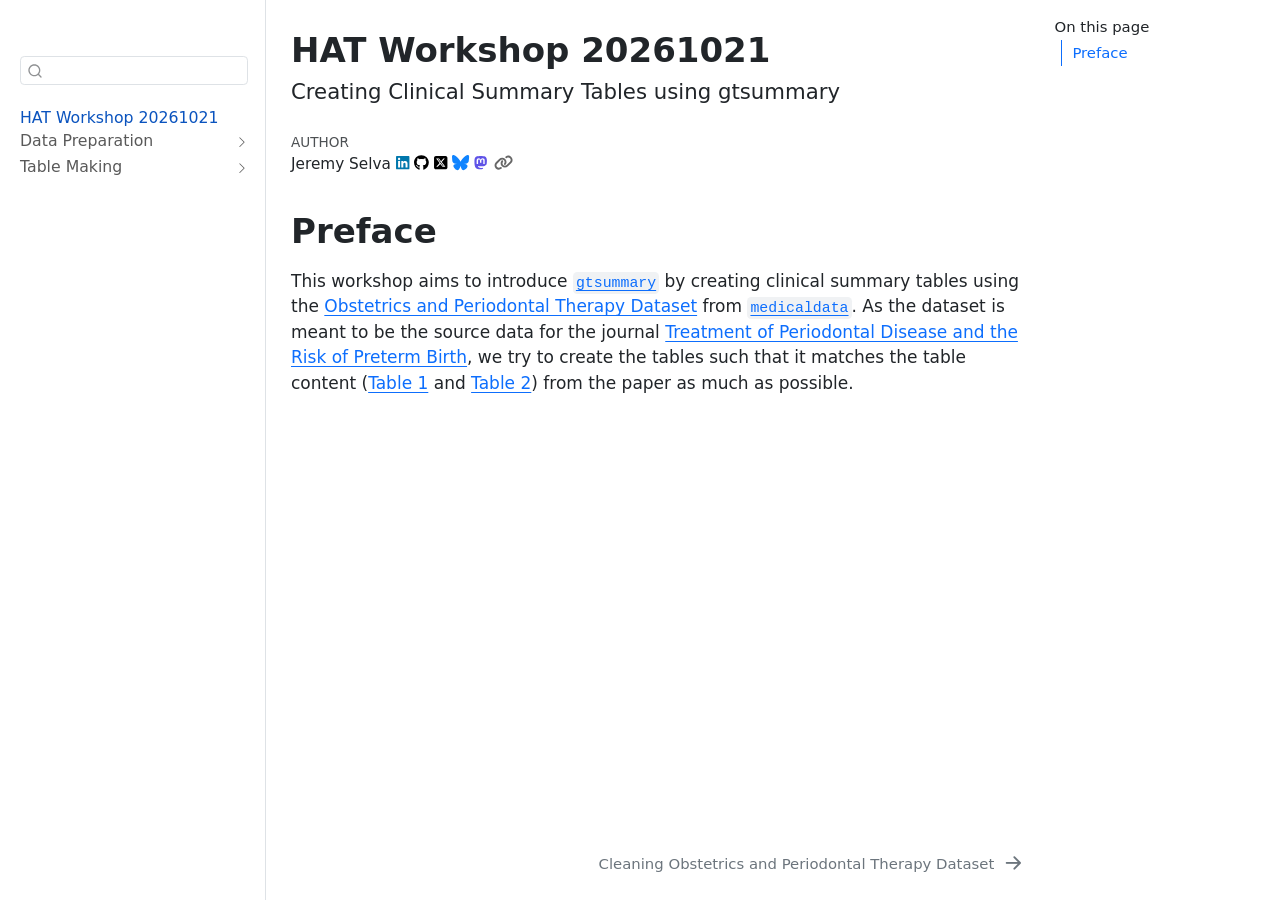
<file: docs/index.html>
<!DOCTYPE html>
<html xmlns="http://www.w3.org/1999/xhtml" lang="en" xml:lang="en"><head>

<meta charset="utf-8">
<meta name="generator" content="quarto-1.8.21">

<meta name="viewport" content="width=device-width, initial-scale=1.0, user-scalable=yes">

<meta name="author" content="Jeremy Selva      ">

<title>HAT Workshop 20261021</title>
<style>
code{white-space: pre-wrap;}
span.smallcaps{font-variant: small-caps;}
div.columns{display: flex; gap: min(4vw, 1.5em);}
div.column{flex: auto; overflow-x: auto;}
div.hanging-indent{margin-left: 1.5em; text-indent: -1.5em;}
ul.task-list{list-style: none;}
ul.task-list li input[type="checkbox"] {
  width: 0.8em;
  margin: 0 0.8em 0.2em -1em; /* quarto-specific, see https://github.com/quarto-dev/quarto-cli/issues/4556 */ 
  vertical-align: middle;
}
</style>


<script src="site_libs/quarto-nav/quarto-nav.js"></script>
<script src="site_libs/quarto-nav/headroom.min.js"></script>
<script src="site_libs/clipboard/clipboard.min.js"></script>
<script src="site_libs/quarto-search/autocomplete.umd.js"></script>
<script src="site_libs/quarto-search/fuse.min.js"></script>
<script src="site_libs/quarto-search/quarto-search.js"></script>
<meta name="quarto:offset" content="./">
<link href="./table_basic/prep_data.html" rel="next">
<script src="site_libs/quarto-html/quarto.js" type="module"></script>
<script src="site_libs/quarto-html/tabsets/tabsets.js" type="module"></script>
<script src="site_libs/quarto-html/axe/axe-check.js" type="module"></script>
<script src="site_libs/quarto-html/popper.min.js"></script>
<script src="site_libs/quarto-html/tippy.umd.min.js"></script>
<script src="site_libs/quarto-html/anchor.min.js"></script>
<link href="site_libs/quarto-html/tippy.css" rel="stylesheet">
<link href="site_libs/quarto-html/quarto-syntax-highlighting-ea1d7ac60288e0f1efdbc993fd8432ae.css" rel="stylesheet" id="quarto-text-highlighting-styles">
<script src="site_libs/bootstrap/bootstrap.min.js"></script>
<link href="site_libs/bootstrap/bootstrap-icons.css" rel="stylesheet">
<link href="site_libs/bootstrap/bootstrap-2227e5d5faaab9fa46c5a455101016d9.min.css" rel="stylesheet" append-hash="true" id="quarto-bootstrap" data-mode="light">
<script src="site_libs/quarto-contrib/live-runtime/live-runtime.js" type="module"></script>
<link href="site_libs/quarto-contrib/live-runtime/live-runtime.css" rel="stylesheet">
<script id="quarto-search-options" type="application/json">{
  "location": "sidebar",
  "copy-button": false,
  "collapse-after": 3,
  "panel-placement": "start",
  "type": "textbox",
  "limit": 50,
  "keyboard-shortcut": [
    "f",
    "/",
    "s"
  ],
  "show-item-context": false,
  "language": {
    "search-no-results-text": "No results",
    "search-matching-documents-text": "matching documents",
    "search-copy-link-title": "Copy link to search",
    "search-hide-matches-text": "Hide additional matches",
    "search-more-match-text": "more match in this document",
    "search-more-matches-text": "more matches in this document",
    "search-clear-button-title": "Clear",
    "search-text-placeholder": "",
    "search-detached-cancel-button-title": "Cancel",
    "search-submit-button-title": "Submit",
    "search-label": "Search"
  }
}</script>
<script type="module" src="site_libs/quarto-ojs/quarto-ojs-runtime.js"></script>
<link href="site_libs/quarto-ojs/quarto-ojs.css" rel="stylesheet">


</head>

<body class="nav-sidebar docked quarto-light">

<div id="quarto-search-results"></div>
  <header id="quarto-header" class="headroom fixed-top">
  <nav class="quarto-secondary-nav">
    <div class="container-fluid d-flex">
      <button type="button" class="quarto-btn-toggle btn" data-bs-toggle="collapse" role="button" data-bs-target=".quarto-sidebar-collapse-item" aria-controls="quarto-sidebar" aria-expanded="false" aria-label="Toggle sidebar navigation" onclick="if (window.quartoToggleHeadroom) { window.quartoToggleHeadroom(); }">
        <i class="bi bi-layout-text-sidebar-reverse"></i>
      </button>
        <nav class="quarto-page-breadcrumbs" aria-label="breadcrumb"><ol class="breadcrumb"><li class="breadcrumb-item"><a href="./index.html">HAT Workshop 20261021</a></li></ol></nav>
        <a class="flex-grow-1" role="navigation" data-bs-toggle="collapse" data-bs-target=".quarto-sidebar-collapse-item" aria-controls="quarto-sidebar" aria-expanded="false" aria-label="Toggle sidebar navigation" onclick="if (window.quartoToggleHeadroom) { window.quartoToggleHeadroom(); }">      
        </a>
      <button type="button" class="btn quarto-search-button" aria-label="Search" onclick="window.quartoOpenSearch();">
        <i class="bi bi-search"></i>
      </button>
    </div>
  </nav>
</header>
<!-- content -->
<div id="quarto-content" class="quarto-container page-columns page-rows-contents page-layout-article">
<!-- sidebar -->
  <nav id="quarto-sidebar" class="sidebar collapse collapse-horizontal quarto-sidebar-collapse-item sidebar-navigation docked overflow-auto">
    <div class="pt-lg-2 mt-2 text-left sidebar-header">
      <a href="./index.html" class="sidebar-logo-link">
      </a>
      </div>
        <div class="mt-2 flex-shrink-0 align-items-center">
        <div class="sidebar-search">
        <div id="quarto-search" class="" title="Search"></div>
        </div>
        </div>
    <div class="sidebar-menu-container"> 
    <ul class="list-unstyled mt-1">
        <li class="sidebar-item">
  <div class="sidebar-item-container"> 
  <a href="./index.html" class="sidebar-item-text sidebar-link active">
 <span class="menu-text">HAT Workshop 20261021</span></a>
  </div>
</li>
        <li class="sidebar-item sidebar-item-section">
      <div class="sidebar-item-container"> 
            <a class="sidebar-item-text sidebar-link text-start collapsed" data-bs-toggle="collapse" data-bs-target="#quarto-sidebar-section-1" role="navigation" aria-expanded="false">
 <span class="menu-text">Data Preparation</span></a>
          <a class="sidebar-item-toggle text-start collapsed" data-bs-toggle="collapse" data-bs-target="#quarto-sidebar-section-1" role="navigation" aria-expanded="false" aria-label="Toggle section">
            <i class="bi bi-chevron-right ms-2"></i>
          </a> 
      </div>
      <ul id="quarto-sidebar-section-1" class="collapse list-unstyled sidebar-section depth1 ">  
          <li class="sidebar-item">
  <div class="sidebar-item-container"> 
  <a href="./table_basic/prep_data.html" class="sidebar-item-text sidebar-link">
 <span class="menu-text">Cleaning Obstetrics and Periodontal Therapy Dataset</span></a>
  </div>
</li>
      </ul>
  </li>
        <li class="sidebar-item sidebar-item-section">
      <div class="sidebar-item-container"> 
            <a class="sidebar-item-text sidebar-link text-start collapsed" data-bs-toggle="collapse" data-bs-target="#quarto-sidebar-section-2" role="navigation" aria-expanded="false">
 <span class="menu-text">Table Making</span></a>
          <a class="sidebar-item-toggle text-start collapsed" data-bs-toggle="collapse" data-bs-target="#quarto-sidebar-section-2" role="navigation" aria-expanded="false" aria-label="Toggle section">
            <i class="bi bi-chevron-right ms-2"></i>
          </a> 
      </div>
      <ul id="quarto-sidebar-section-2" class="collapse list-unstyled sidebar-section depth1 ">  
          <li class="sidebar-item">
  <div class="sidebar-item-container"> 
  <a href="./table_basic/age_race_edu_table_1.html" class="sidebar-item-text sidebar-link">
 <span class="menu-text">Preparation for Table 1</span></a>
  </div>
</li>
          <li class="sidebar-item">
  <div class="sidebar-item-container"> 
  <a href="./table_basic/table_1.html" class="sidebar-item-text sidebar-link">
 <span class="menu-text">Building Table 1</span></a>
  </div>
</li>
          <li class="sidebar-item">
  <div class="sidebar-item-container"> 
  <a href="./table_basic/table_2.html" class="sidebar-item-text sidebar-link">
 <span class="menu-text">Building Table 2</span></a>
  </div>
</li>
          <li class="sidebar-item">
  <div class="sidebar-item-container"> 
  <a href="./table_basic/table_3.html" class="sidebar-item-text sidebar-link">
 <span class="menu-text">Building Regression Table</span></a>
  </div>
</li>
      </ul>
  </li>
    </ul>
    </div>
</nav>
<div id="quarto-sidebar-glass" class="quarto-sidebar-collapse-item" data-bs-toggle="collapse" data-bs-target=".quarto-sidebar-collapse-item"></div>
<!-- margin-sidebar -->
    <div id="quarto-margin-sidebar" class="sidebar margin-sidebar">
        <nav id="TOC" role="doc-toc" class="toc-active">
    <h2 id="toc-title">On this page</h2>
   
  <ul>
  <li><a href="#preface" id="toc-preface" class="nav-link active" data-scroll-target="#preface">Preface</a></li>
  </ul>
</nav>
    </div>
<!-- main -->
<main class="content" id="quarto-document-content">

<header id="title-block-header" class="quarto-title-block default">
<div class="quarto-title">
<h1 class="title">HAT Workshop 20261021</h1>
<p class="subtitle lead">Creating Clinical Summary Tables using gtsummary</p>
</div>



<div class="quarto-title-meta">

    <div>
    <div class="quarto-title-meta-heading">Author</div>
    <div class="quarto-title-meta-contents">
             <p>Jeremy Selva <a href="https://www.linkedin.com/in/jeremy-selva-085b9112a/" target="_blank"><svg aria-hidden="true" role="img" viewbox="0 0 448 512" style="height:1em;width:0.88em;vertical-align:-0.125em;margin-left:auto;margin-right:auto;font-size:inherit;fill:#0077ac;overflow:visible;position:relative;"><path d="M416 32H31.9C14.3 32 0 46.5 0 64.3v383.4C0 465.5 14.3 480 31.9 480H416c17.6 0 32-14.5 32-32.3V64.3c0-17.8-14.4-32.3-32-32.3zM135.4 416H69V202.2h66.5V416zm-33.2-243c-21.3 0-38.5-17.3-38.5-38.5S80.9 96 102.2 96c21.2 0 38.5 17.3 38.5 38.5 0 21.3-17.2 38.5-38.5 38.5zm282.1 243h-66.4V312c0-24.8-.5-56.7-34.5-56.7-34.6 0-39.9 27-39.9 54.9V416h-66.4V202.2h63.7v29.2h.9c8.9-16.8 30.6-34.5 62.9-34.5 67.2 0 79.7 44.3 79.7 101.9V416z"></path></svg></a> <a href="https://github.com/JauntyJJS" target="_blank"><svg aria-hidden="true" role="img" viewbox="0 0 496 512" style="height:1em;width:0.97em;vertical-align:-0.125em;margin-left:auto;margin-right:auto;font-size:inherit;fill:#000000;overflow:visible;position:relative;"><path d="M165.9 397.4c0 2-2.3 3.6-5.2 3.6-3.3.3-5.6-1.3-5.6-3.6 0-2 2.3-3.6 5.2-3.6 3-.3 5.6 1.3 5.6 3.6zm-31.1-4.5c-.7 2 1.3 4.3 4.3 4.9 2.6 1 5.6 0 6.2-2s-1.3-4.3-4.3-5.2c-2.6-.7-5.5.3-6.2 2.3zm44.2-1.7c-2.9.7-4.9 2.6-4.6 4.9.3 2 2.9 3.3 5.9 2.6 2.9-.7 4.9-2.6 4.6-4.6-.3-1.9-3-3.2-5.9-2.9zM244.8 8C106.1 8 0 113.3 0 252c0 110.9 69.8 205.8 169.5 239.2 12.8 2.3 17.3-5.6 17.3-12.1 0-6.2-.3-40.4-.3-61.4 0 0-70 15-84.7-29.8 0 0-11.4-29.1-27.8-36.6 0 0-22.9-15.7 1.6-15.4 0 0 24.9 2 38.6 25.8 21.9 38.6 58.6 27.5 72.9 20.9 2.3-16 8.8-27.1 16-33.7-55.9-6.2-112.3-14.3-112.3-110.5 0-27.5 7.6-41.3 23.6-58.9-2.6-6.5-11.1-33.3 2.6-67.9 20.9-6.5 69 27 69 27 20-5.6 41.5-8.5 62.8-8.5s42.8 2.9 62.8 8.5c0 0 48.1-33.6 69-27 13.7 34.7 5.2 61.4 2.6 67.9 16 17.7 25.8 31.5 25.8 58.9 0 96.5-58.9 104.2-114.8 110.5 9.2 7.9 17 22.9 17 46.4 0 33.7-.3 75.4-.3 83.6 0 6.5 4.6 14.4 17.3 12.1C428.2 457.8 496 362.9 496 252 496 113.3 383.5 8 244.8 8zM97.2 352.9c-1.3 1-1 3.3.7 5.2 1.6 1.6 3.9 2.3 5.2 1 1.3-1 1-3.3-.7-5.2-1.6-1.6-3.9-2.3-5.2-1zm-10.8-8.1c-.7 1.3.3 2.9 2.3 3.9 1.6 1 3.6.7 4.3-.7.7-1.3-.3-2.9-2.3-3.9-2-.6-3.6-.3-4.3.7zm32.4 35.6c-1.6 1.3-1 4.3 1.3 6.2 2.3 2.3 5.2 2.6 6.5 1 1.3-1.3.7-4.3-1.3-6.2-2.2-2.3-5.2-2.6-6.5-1zm-11.4-14.7c-1.6 1-1.6 3.6 0 5.9 1.6 2.3 4.3 3.3 5.6 2.3 1.6-1.3 1.6-3.9 0-6.2-1.4-2.3-4-3.3-5.6-2z"></path></svg></a> <a href="https://twitter.com/JauntyJJS" target="_blank"><svg aria-hidden="true" role="img" viewbox="0 0 448 512" style="height:1em;width:0.88em;vertical-align:-0.125em;margin-left:auto;margin-right:auto;font-size:inherit;fill:#000000;overflow:visible;position:relative;"><path d="M64 32C28.7 32 0 60.7 0 96V416c0 35.3 28.7 64 64 64H384c35.3 0 64-28.7 64-64V96c0-35.3-28.7-64-64-64H64zm297.1 84L257.3 234.6 379.4 396H283.8L209 298.1 123.3 396H75.8l111-126.9L69.7 116h98l67.7 89.5L313.6 116h47.5zM323.3 367.6L153.4 142.9H125.1L296.9 367.6h26.3z"></path></svg></a> <a href="https://bsky.app/profile/jauntyjjs.bsky.social" target="_blank"><svg aria-hidden="true" role="img" viewbox="0 0 576 512" style="height:1em;width:1.12em;vertical-align:-0.125em;margin-left:auto;margin-right:auto;font-size:inherit;fill:#1084ff;overflow:visible;position:relative;"><path d="M407.8 294.7c-3.3-.4-6.7-.8-10-1.3c3.4 .4 6.7 .9 10 1.3zM288 227.1C261.9 176.4 190.9 81.9 124.9 35.3C61.6-9.4 37.5-1.7 21.6 5.5C3.3 13.8 0 41.9 0 58.4S9.1 194 15 213.9c19.5 65.7 89.1 87.9 153.2 80.7c3.3-.5 6.6-.9 10-1.4c-3.3 .5-6.6 1-10 1.4C74.3 308.6-9.1 342.8 100.3 464.5C220.6 589.1 265.1 437.8 288 361.1c22.9 76.7 49.2 222.5 185.6 103.4c102.4-103.4 28.1-156-65.8-169.9c-3.3-.4-6.7-.8-10-1.3c3.4 .4 6.7 .9 10 1.3c64.1 7.1 133.6-15.1 153.2-80.7C566.9 194 576 75 576 58.4s-3.3-44.7-21.6-52.9c-15.8-7.1-40-14.9-103.2 29.8C385.1 81.9 314.1 176.4 288 227.1z"></path></svg></a> <a href="https://fosstodon.org/@JauntyJJS" target="_blank"><svg aria-hidden="true" role="img" viewbox="0 0 512 512" style="height:1em;width:1em;vertical-align:-0.125em;margin-left:auto;margin-right:auto;font-size:inherit;fill:#5f53e7;overflow:visible;position:relative;"><path d="M433 179.1c0-97.2-63.7-125.7-63.7-125.7-62.5-28.7-228.6-28.4-290.5 0 0 0-63.7 28.5-63.7 125.7 0 115.7-6.6 259.4 105.6 289.1 40.5 10.7 75.3 13 103.3 11.4 50.8-2.8 79.3-18.1 79.3-18.1l-1.7-36.9s-36.3 11.4-77.1 10.1c-40.4-1.4-83-4.4-89.6-54a102.5 102.5 0 0 1 -.9-13.9c85.6 20.9 158.7 9.1 178.8 6.7 56.1-6.7 105-41.3 111.2-72.9 9.8-49.8 9-121.5 9-121.5zm-75.1 125.2h-46.6v-114.2c0-49.7-64-51.6-64 6.9v62.5h-46.3V197c0-58.5-64-56.6-64-6.9v114.2H90.2c0-122.1-5.2-147.9 18.4-175 25.9-28.9 79.8-30.8 103.8 6.1l11.6 19.5 11.6-19.5c24.1-37.1 78.1-34.8 103.8-6.1 23.7 27.3 18.4 53 18.4 175z"></path></svg></a> <a href="https://jeremy-selva.netlify.app/" target="_blank"><svg aria-hidden="true" role="img" viewbox="0 0 640 512" style="height:1em;width:1.25em;vertical-align:-0.125em;margin-left:auto;margin-right:auto;font-size:inherit;fill:#666666;overflow:visible;position:relative;"><path d="M579.8 267.7c56.5-56.5 56.5-148 0-204.5c-50-50-128.8-56.5-186.3-15.4l-1.6 1.1c-14.4 10.3-17.7 30.3-7.4 44.6s30.3 17.7 44.6 7.4l1.6-1.1c32.1-22.9 76-19.3 103.8 8.6c31.5 31.5 31.5 82.5 0 114L422.3 334.8c-31.5 31.5-82.5 31.5-114 0c-27.9-27.9-31.5-71.8-8.6-103.8l1.1-1.6c10.3-14.4 6.9-34.4-7.4-44.6s-34.4-6.9-44.6 7.4l-1.1 1.6C206.5 251.2 213 330 263 380c56.5 56.5 148 56.5 204.5 0L579.8 267.7zM60.2 244.3c-56.5 56.5-56.5 148 0 204.5c50 50 128.8 56.5 186.3 15.4l1.6-1.1c14.4-10.3 17.7-30.3 7.4-44.6s-30.3-17.7-44.6-7.4l-1.6 1.1c-32.1 22.9-76 19.3-103.8-8.6C74 372 74 321 105.5 289.5L217.7 177.2c31.5-31.5 82.5-31.5 114 0c27.9 27.9 31.5 71.8 8.6 103.9l-1.1 1.6c-10.3 14.4-6.9 34.4 7.4 44.6s34.4 6.9 44.6-7.4l1.1-1.6C433.5 260.8 427 182 377 132c-56.5-56.5-148-56.5-204.5 0L60.2 244.3z"></path></svg></a> </p>
          </div>
  </div>
    
  
    
  </div>
  


</header>


<section id="preface" class="level1 unnumbered">
<h1 class="unnumbered">Preface</h1>
<p>This workshop aims to introduce <a href="https://www.danieldsjoberg.com/gtsummary/" target="_blank"><code>gtsummary</code></a> by creating clinical summary tables using the <a href="https://higgi13425.github.io/medicaldata/reference/opt.html" target="_blank">Obstetrics and Periodontal Therapy Dataset</a> from <a href="https://higgi13425.github.io/medicaldata/index.html" target="_blank"><code>medicaldata</code></a>. As the dataset is meant to be the source data for the journal <a href="https://www.nejm.org/doi/full/10.1056/NEJMoa062249" target="_blank">Treatment of Periodontal Disease and the Risk of Preterm Birth</a>, we try to create the tables such that it matches the table content (<a href="https://www.nejm.org/cms/10.1056/NEJMoa062249/asset/c676621f-111e-4299-a7a3-082bbe922f9a/assets/images/large/nejmoa062249_t1.jpg" target="_blank">Table 1</a> and <a href="https://www.nejm.org/cms/10.1056/NEJMoa062249/asset/b981f44a-0873-42d4-ad60-d7545e1f63cb/assets/images/large/nejmoa062249_t2.jpg" target="_blank">Table 2</a>) from the paper as much as possible.</p>


<script type="ojs-module-contents">
eyJjb250ZW50cyI6W119
</script>
<div id="exercise-loading-indicator" class="exercise-loading-indicator d-none d-flex align-items-center gap-2">
<div id="exercise-loading-status" class="d-flex gap-2">

</div>
<div class="spinner-grow spinner-grow-sm">

</div>
</div>
<script type="vfs-file">
WyJkYXRhL3RhYmxlMi5kb2N4IiwiZGF0YS90YWJsZTEuZG9jeCIsImRhdGEvb3B0X2RhdGEucmRzIl0=
</script>
</section>

</main> <!-- /main -->
<script type="ojs-module-contents">
eyJjb250ZW50cyI6W119
</script>
<script type="module">
if (window.location.protocol === "file:") { alert("The OJS runtime does not work with file:// URLs. Please use a web server to view this document."); }
window._ojs.paths.runtimeToDoc = "../..";
window._ojs.paths.runtimeToRoot = "../..";
window._ojs.paths.docToRoot = "";
window._ojs.selfContained = false;
window._ojs.runtime.interpretFromScriptTags();
</script>
<script id="quarto-html-after-body" type="application/javascript">
  window.document.addEventListener("DOMContentLoaded", function (event) {
    const icon = "";
    const anchorJS = new window.AnchorJS();
    anchorJS.options = {
      placement: 'right',
      icon: icon
    };
    anchorJS.add('.anchored');
    const isCodeAnnotation = (el) => {
      for (const clz of el.classList) {
        if (clz.startsWith('code-annotation-')) {                     
          return true;
        }
      }
      return false;
    }
    const onCopySuccess = function(e) {
      // button target
      const button = e.trigger;
      // don't keep focus
      button.blur();
      // flash "checked"
      button.classList.add('code-copy-button-checked');
      var currentTitle = button.getAttribute("title");
      button.setAttribute("title", "Copied!");
      let tooltip;
      if (window.bootstrap) {
        button.setAttribute("data-bs-toggle", "tooltip");
        button.setAttribute("data-bs-placement", "left");
        button.setAttribute("data-bs-title", "Copied!");
        tooltip = new bootstrap.Tooltip(button, 
          { trigger: "manual", 
            customClass: "code-copy-button-tooltip",
            offset: [0, -8]});
        tooltip.show();    
      }
      setTimeout(function() {
        if (tooltip) {
          tooltip.hide();
          button.removeAttribute("data-bs-title");
          button.removeAttribute("data-bs-toggle");
          button.removeAttribute("data-bs-placement");
        }
        button.setAttribute("title", currentTitle);
        button.classList.remove('code-copy-button-checked');
      }, 1000);
      // clear code selection
      e.clearSelection();
    }
    const getTextToCopy = function(trigger) {
        const codeEl = trigger.previousElementSibling.cloneNode(true);
        for (const childEl of codeEl.children) {
          if (isCodeAnnotation(childEl)) {
            childEl.remove();
          }
        }
        return codeEl.innerText;
    }
    const clipboard = new window.ClipboardJS('.code-copy-button:not([data-in-quarto-modal])', {
      text: getTextToCopy
    });
    clipboard.on('success', onCopySuccess);
    if (window.document.getElementById('quarto-embedded-source-code-modal')) {
      const clipboardModal = new window.ClipboardJS('.code-copy-button[data-in-quarto-modal]', {
        text: getTextToCopy,
        container: window.document.getElementById('quarto-embedded-source-code-modal')
      });
      clipboardModal.on('success', onCopySuccess);
    }
      var localhostRegex = new RegExp(/^(?:http|https):\/\/localhost\:?[0-9]*\//);
      var mailtoRegex = new RegExp(/^mailto:/);
        var filterRegex = new RegExp('/' + window.location.host + '/');
      var isInternal = (href) => {
          return filterRegex.test(href) || localhostRegex.test(href) || mailtoRegex.test(href);
      }
      // Inspect non-navigation links and adorn them if external
     var links = window.document.querySelectorAll('a[href]:not(.nav-link):not(.navbar-brand):not(.toc-action):not(.sidebar-link):not(.sidebar-item-toggle):not(.pagination-link):not(.no-external):not([aria-hidden]):not(.dropdown-item):not(.quarto-navigation-tool):not(.about-link)');
      for (var i=0; i<links.length; i++) {
        const link = links[i];
        if (!isInternal(link.href)) {
          // undo the damage that might have been done by quarto-nav.js in the case of
          // links that we want to consider external
          if (link.dataset.originalHref !== undefined) {
            link.href = link.dataset.originalHref;
          }
        }
      }
    function tippyHover(el, contentFn, onTriggerFn, onUntriggerFn) {
      const config = {
        allowHTML: true,
        maxWidth: 500,
        delay: 100,
        arrow: false,
        appendTo: function(el) {
            return el.parentElement;
        },
        interactive: true,
        interactiveBorder: 10,
        theme: 'quarto',
        placement: 'bottom-start',
      };
      if (contentFn) {
        config.content = contentFn;
      }
      if (onTriggerFn) {
        config.onTrigger = onTriggerFn;
      }
      if (onUntriggerFn) {
        config.onUntrigger = onUntriggerFn;
      }
      window.tippy(el, config); 
    }
    const noterefs = window.document.querySelectorAll('a[role="doc-noteref"]');
    for (var i=0; i<noterefs.length; i++) {
      const ref = noterefs[i];
      tippyHover(ref, function() {
        // use id or data attribute instead here
        let href = ref.getAttribute('data-footnote-href') || ref.getAttribute('href');
        try { href = new URL(href).hash; } catch {}
        const id = href.replace(/^#\/?/, "");
        const note = window.document.getElementById(id);
        if (note) {
          return note.innerHTML;
        } else {
          return "";
        }
      });
    }
    const xrefs = window.document.querySelectorAll('a.quarto-xref');
    const processXRef = (id, note) => {
      // Strip column container classes
      const stripColumnClz = (el) => {
        el.classList.remove("page-full", "page-columns");
        if (el.children) {
          for (const child of el.children) {
            stripColumnClz(child);
          }
        }
      }
      stripColumnClz(note)
      if (id === null || id.startsWith('sec-')) {
        // Special case sections, only their first couple elements
        const container = document.createElement("div");
        if (note.children && note.children.length > 2) {
          container.appendChild(note.children[0].cloneNode(true));
          for (let i = 1; i < note.children.length; i++) {
            const child = note.children[i];
            if (child.tagName === "P" && child.innerText === "") {
              continue;
            } else {
              container.appendChild(child.cloneNode(true));
              break;
            }
          }
          if (window.Quarto?.typesetMath) {
            window.Quarto.typesetMath(container);
          }
          return container.innerHTML
        } else {
          if (window.Quarto?.typesetMath) {
            window.Quarto.typesetMath(note);
          }
          return note.innerHTML;
        }
      } else {
        // Remove any anchor links if they are present
        const anchorLink = note.querySelector('a.anchorjs-link');
        if (anchorLink) {
          anchorLink.remove();
        }
        if (window.Quarto?.typesetMath) {
          window.Quarto.typesetMath(note);
        }
        if (note.classList.contains("callout")) {
          return note.outerHTML;
        } else {
          return note.innerHTML;
        }
      }
    }
    for (var i=0; i<xrefs.length; i++) {
      const xref = xrefs[i];
      tippyHover(xref, undefined, function(instance) {
        instance.disable();
        let url = xref.getAttribute('href');
        let hash = undefined; 
        if (url.startsWith('#')) {
          hash = url;
        } else {
          try { hash = new URL(url).hash; } catch {}
        }
        if (hash) {
          const id = hash.replace(/^#\/?/, "");
          const note = window.document.getElementById(id);
          if (note !== null) {
            try {
              const html = processXRef(id, note.cloneNode(true));
              instance.setContent(html);
            } finally {
              instance.enable();
              instance.show();
            }
          } else {
            // See if we can fetch this
            fetch(url.split('#')[0])
            .then(res => res.text())
            .then(html => {
              const parser = new DOMParser();
              const htmlDoc = parser.parseFromString(html, "text/html");
              const note = htmlDoc.getElementById(id);
              if (note !== null) {
                const html = processXRef(id, note);
                instance.setContent(html);
              } 
            }).finally(() => {
              instance.enable();
              instance.show();
            });
          }
        } else {
          // See if we can fetch a full url (with no hash to target)
          // This is a special case and we should probably do some content thinning / targeting
          fetch(url)
          .then(res => res.text())
          .then(html => {
            const parser = new DOMParser();
            const htmlDoc = parser.parseFromString(html, "text/html");
            const note = htmlDoc.querySelector('main.content');
            if (note !== null) {
              // This should only happen for chapter cross references
              // (since there is no id in the URL)
              // remove the first header
              if (note.children.length > 0 && note.children[0].tagName === "HEADER") {
                note.children[0].remove();
              }
              const html = processXRef(null, note);
              instance.setContent(html);
            } 
          }).finally(() => {
            instance.enable();
            instance.show();
          });
        }
      }, function(instance) {
      });
    }
        let selectedAnnoteEl;
        const selectorForAnnotation = ( cell, annotation) => {
          let cellAttr = 'data-code-cell="' + cell + '"';
          let lineAttr = 'data-code-annotation="' +  annotation + '"';
          const selector = 'span[' + cellAttr + '][' + lineAttr + ']';
          return selector;
        }
        const selectCodeLines = (annoteEl) => {
          const doc = window.document;
          const targetCell = annoteEl.getAttribute("data-target-cell");
          const targetAnnotation = annoteEl.getAttribute("data-target-annotation");
          const annoteSpan = window.document.querySelector(selectorForAnnotation(targetCell, targetAnnotation));
          const lines = annoteSpan.getAttribute("data-code-lines").split(",");
          const lineIds = lines.map((line) => {
            return targetCell + "-" + line;
          })
          let top = null;
          let height = null;
          let parent = null;
          if (lineIds.length > 0) {
              //compute the position of the single el (top and bottom and make a div)
              const el = window.document.getElementById(lineIds[0]);
              top = el.offsetTop;
              height = el.offsetHeight;
              parent = el.parentElement.parentElement;
            if (lineIds.length > 1) {
              const lastEl = window.document.getElementById(lineIds[lineIds.length - 1]);
              const bottom = lastEl.offsetTop + lastEl.offsetHeight;
              height = bottom - top;
            }
            if (top !== null && height !== null && parent !== null) {
              // cook up a div (if necessary) and position it 
              let div = window.document.getElementById("code-annotation-line-highlight");
              if (div === null) {
                div = window.document.createElement("div");
                div.setAttribute("id", "code-annotation-line-highlight");
                div.style.position = 'absolute';
                parent.appendChild(div);
              }
              div.style.top = top - 2 + "px";
              div.style.height = height + 4 + "px";
              div.style.left = 0;
              let gutterDiv = window.document.getElementById("code-annotation-line-highlight-gutter");
              if (gutterDiv === null) {
                gutterDiv = window.document.createElement("div");
                gutterDiv.setAttribute("id", "code-annotation-line-highlight-gutter");
                gutterDiv.style.position = 'absolute';
                const codeCell = window.document.getElementById(targetCell);
                const gutter = codeCell.querySelector('.code-annotation-gutter');
                gutter.appendChild(gutterDiv);
              }
              gutterDiv.style.top = top - 2 + "px";
              gutterDiv.style.height = height + 4 + "px";
            }
            selectedAnnoteEl = annoteEl;
          }
        };
        const unselectCodeLines = () => {
          const elementsIds = ["code-annotation-line-highlight", "code-annotation-line-highlight-gutter"];
          elementsIds.forEach((elId) => {
            const div = window.document.getElementById(elId);
            if (div) {
              div.remove();
            }
          });
          selectedAnnoteEl = undefined;
        };
          // Handle positioning of the toggle
      window.addEventListener(
        "resize",
        throttle(() => {
          elRect = undefined;
          if (selectedAnnoteEl) {
            selectCodeLines(selectedAnnoteEl);
          }
        }, 10)
      );
      function throttle(fn, ms) {
      let throttle = false;
      let timer;
        return (...args) => {
          if(!throttle) { // first call gets through
              fn.apply(this, args);
              throttle = true;
          } else { // all the others get throttled
              if(timer) clearTimeout(timer); // cancel #2
              timer = setTimeout(() => {
                fn.apply(this, args);
                timer = throttle = false;
              }, ms);
          }
        };
      }
        // Attach click handler to the DT
        const annoteDls = window.document.querySelectorAll('dt[data-target-cell]');
        for (const annoteDlNode of annoteDls) {
          annoteDlNode.addEventListener('click', (event) => {
            const clickedEl = event.target;
            if (clickedEl !== selectedAnnoteEl) {
              unselectCodeLines();
              const activeEl = window.document.querySelector('dt[data-target-cell].code-annotation-active');
              if (activeEl) {
                activeEl.classList.remove('code-annotation-active');
              }
              selectCodeLines(clickedEl);
              clickedEl.classList.add('code-annotation-active');
            } else {
              // Unselect the line
              unselectCodeLines();
              clickedEl.classList.remove('code-annotation-active');
            }
          });
        }
    const findCites = (el) => {
      const parentEl = el.parentElement;
      if (parentEl) {
        const cites = parentEl.dataset.cites;
        if (cites) {
          return {
            el,
            cites: cites.split(' ')
          };
        } else {
          return findCites(el.parentElement)
        }
      } else {
        return undefined;
      }
    };
    var bibliorefs = window.document.querySelectorAll('a[role="doc-biblioref"]');
    for (var i=0; i<bibliorefs.length; i++) {
      const ref = bibliorefs[i];
      const citeInfo = findCites(ref);
      if (citeInfo) {
        tippyHover(citeInfo.el, function() {
          var popup = window.document.createElement('div');
          citeInfo.cites.forEach(function(cite) {
            var citeDiv = window.document.createElement('div');
            citeDiv.classList.add('hanging-indent');
            citeDiv.classList.add('csl-entry');
            var biblioDiv = window.document.getElementById('ref-' + cite);
            if (biblioDiv) {
              citeDiv.innerHTML = biblioDiv.innerHTML;
            }
            popup.appendChild(citeDiv);
          });
          return popup.innerHTML;
        });
      }
    }
  });
  </script>
<nav class="page-navigation">
  <div class="nav-page nav-page-previous">
  </div>
  <div class="nav-page nav-page-next">
      <a href="./table_basic/prep_data.html" class="pagination-link" aria-label="Cleaning Obstetrics and Periodontal Therapy Dataset">
        <span class="nav-page-text">Cleaning Obstetrics and Periodontal Therapy Dataset</span> <i class="bi bi-arrow-right-short"></i>
      </a>
  </div>
</nav>
</div> <!-- /content -->




</body></html>
</file>
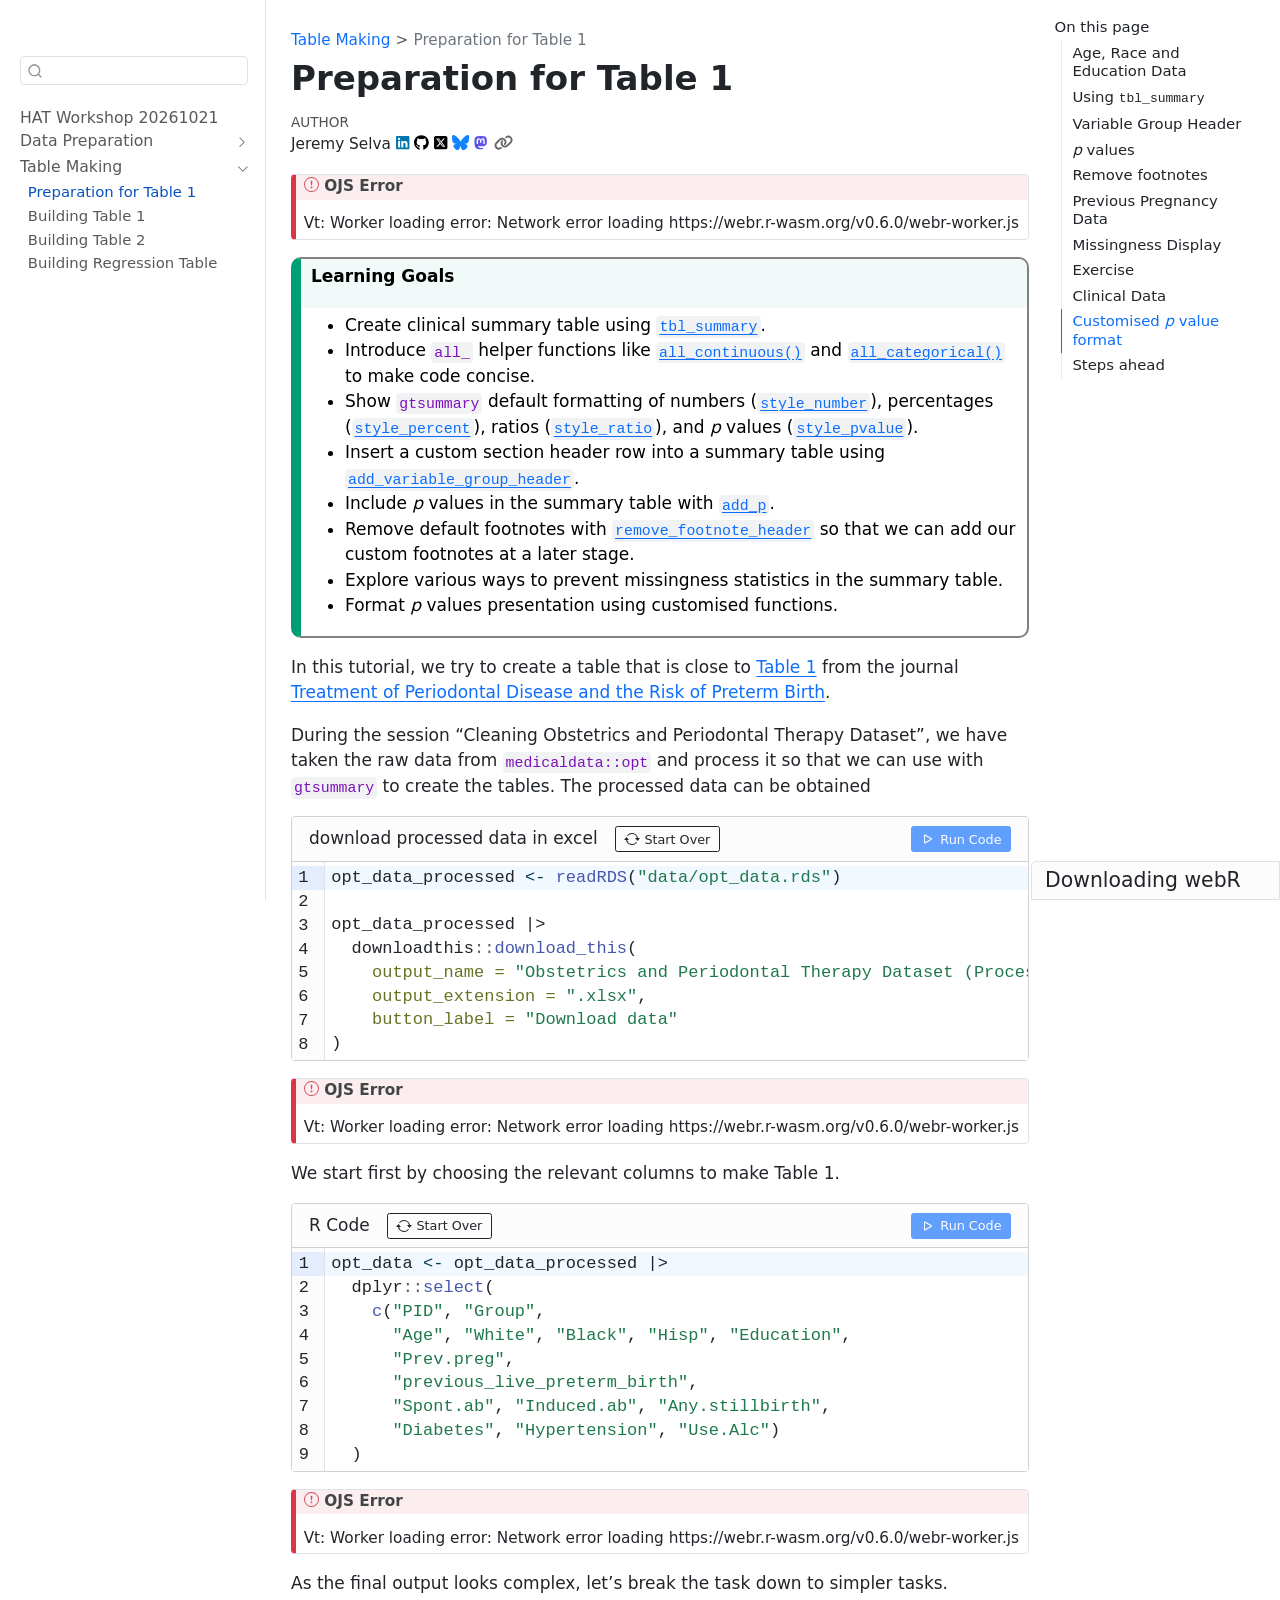
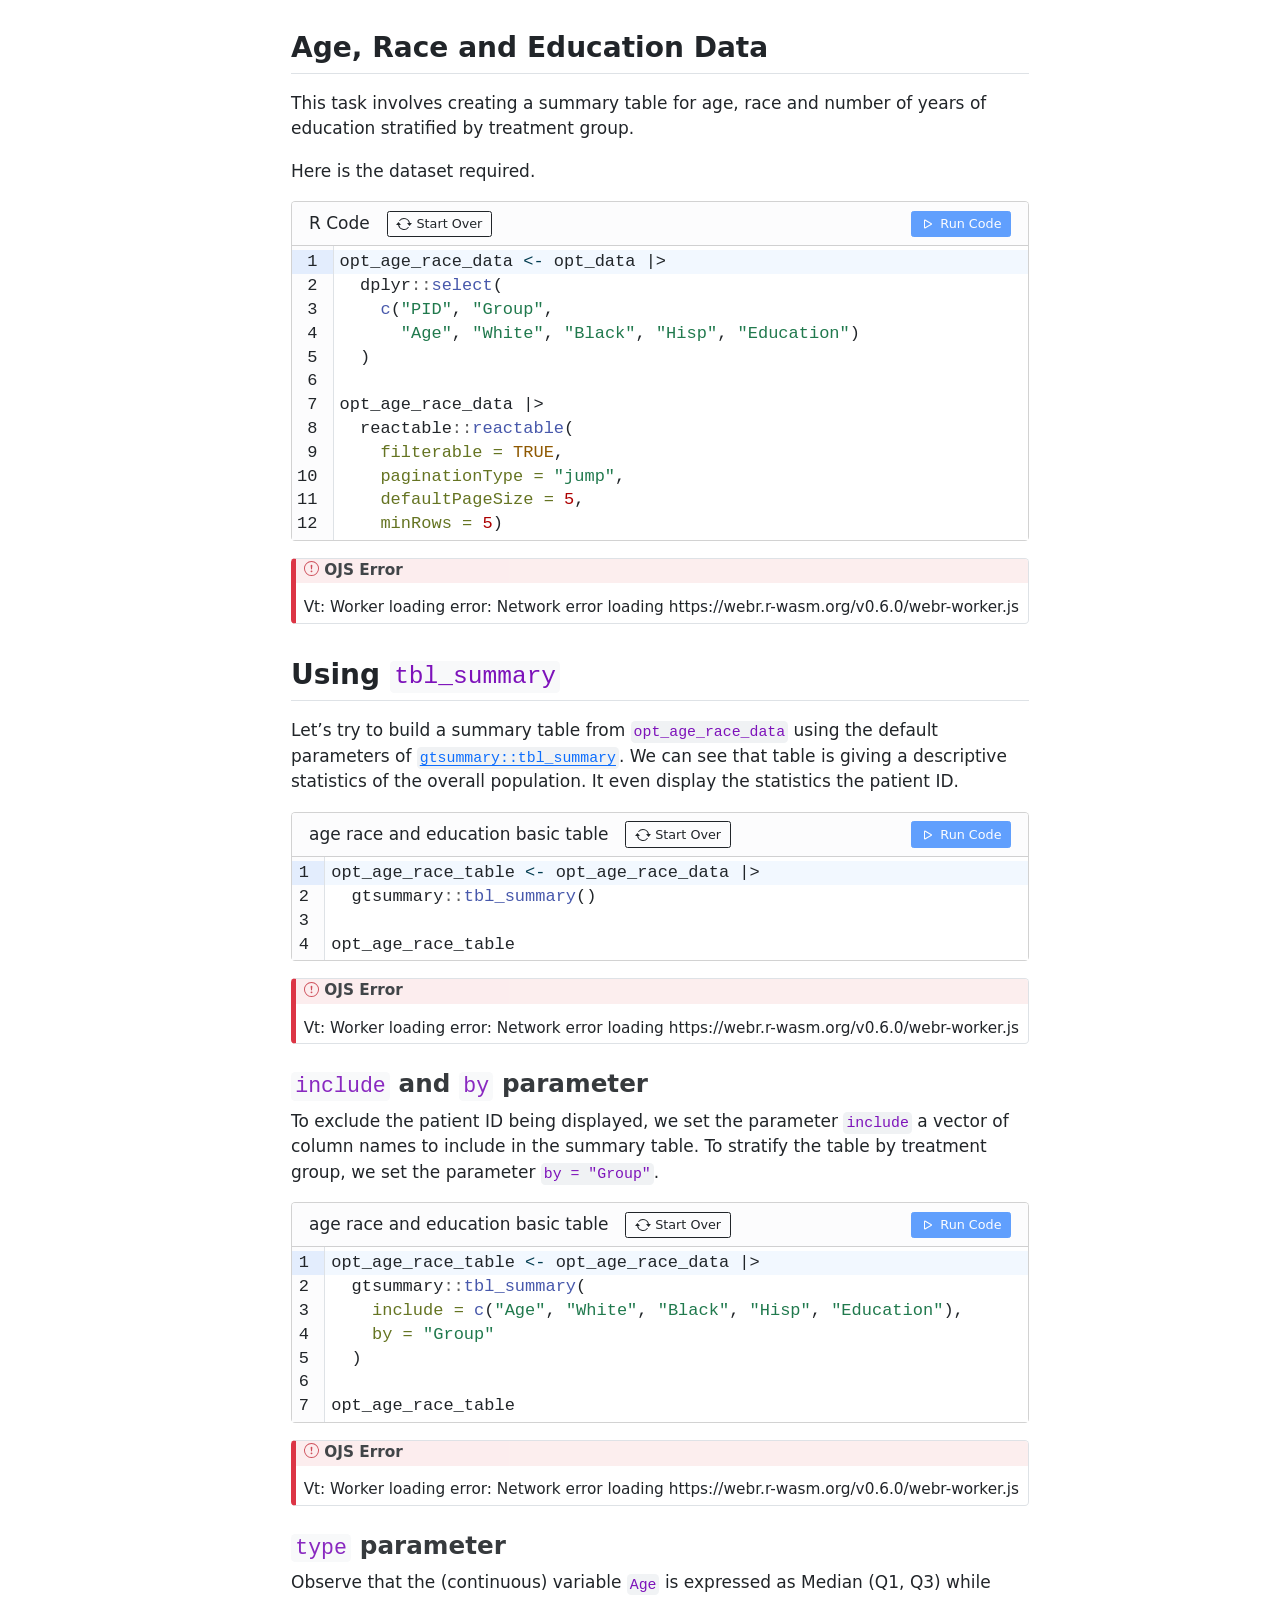
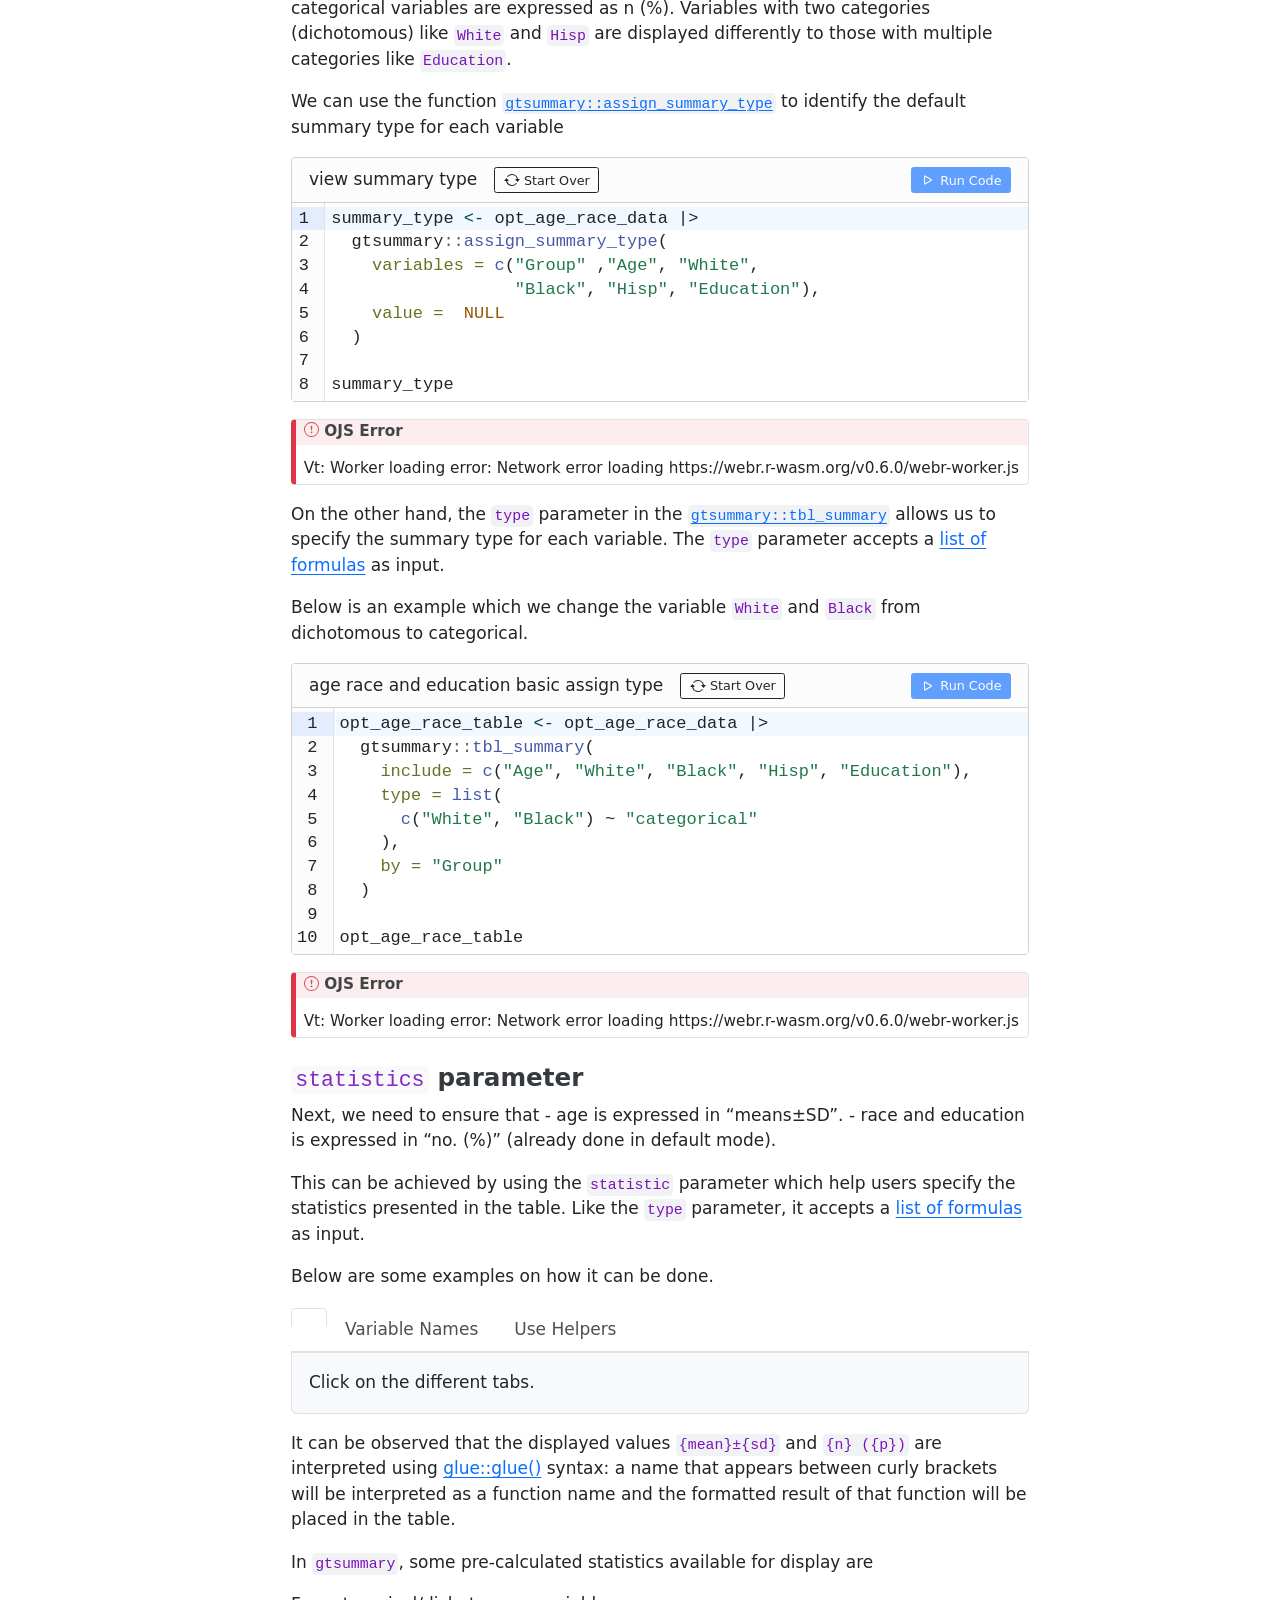
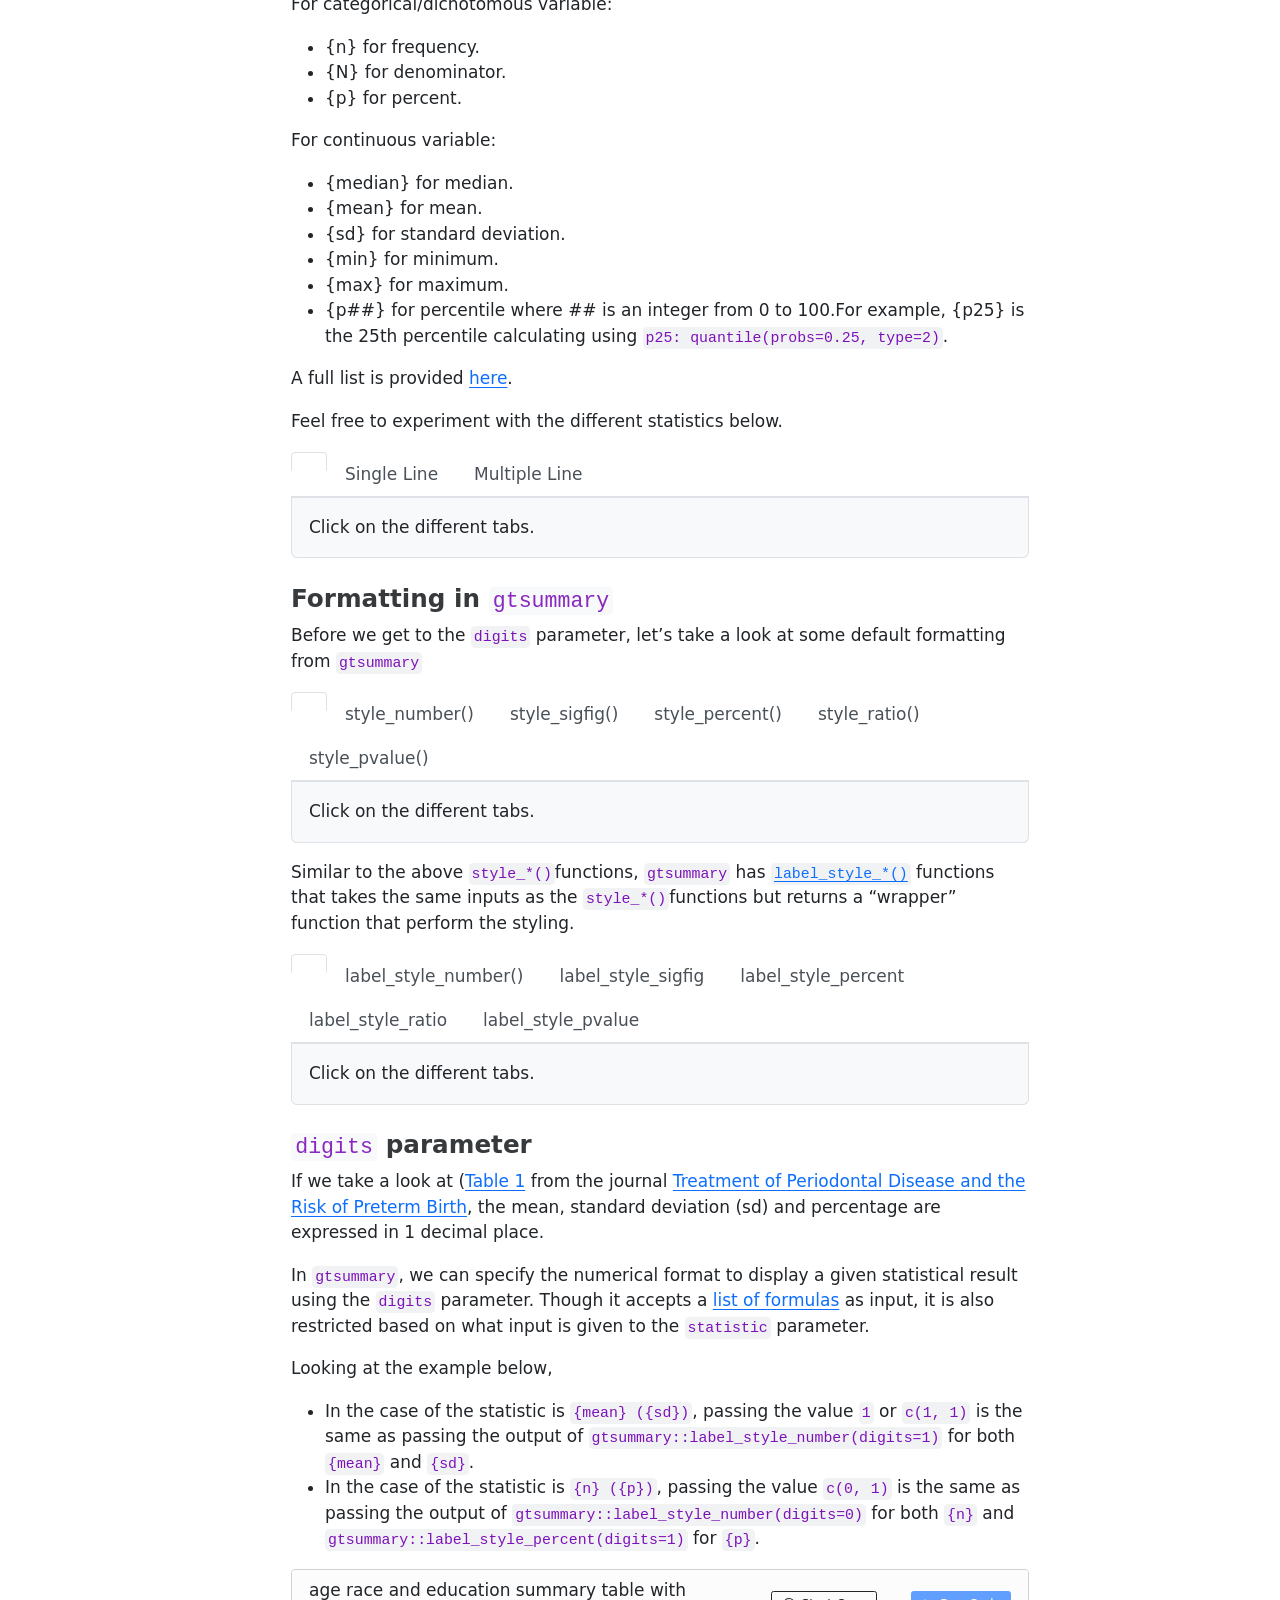
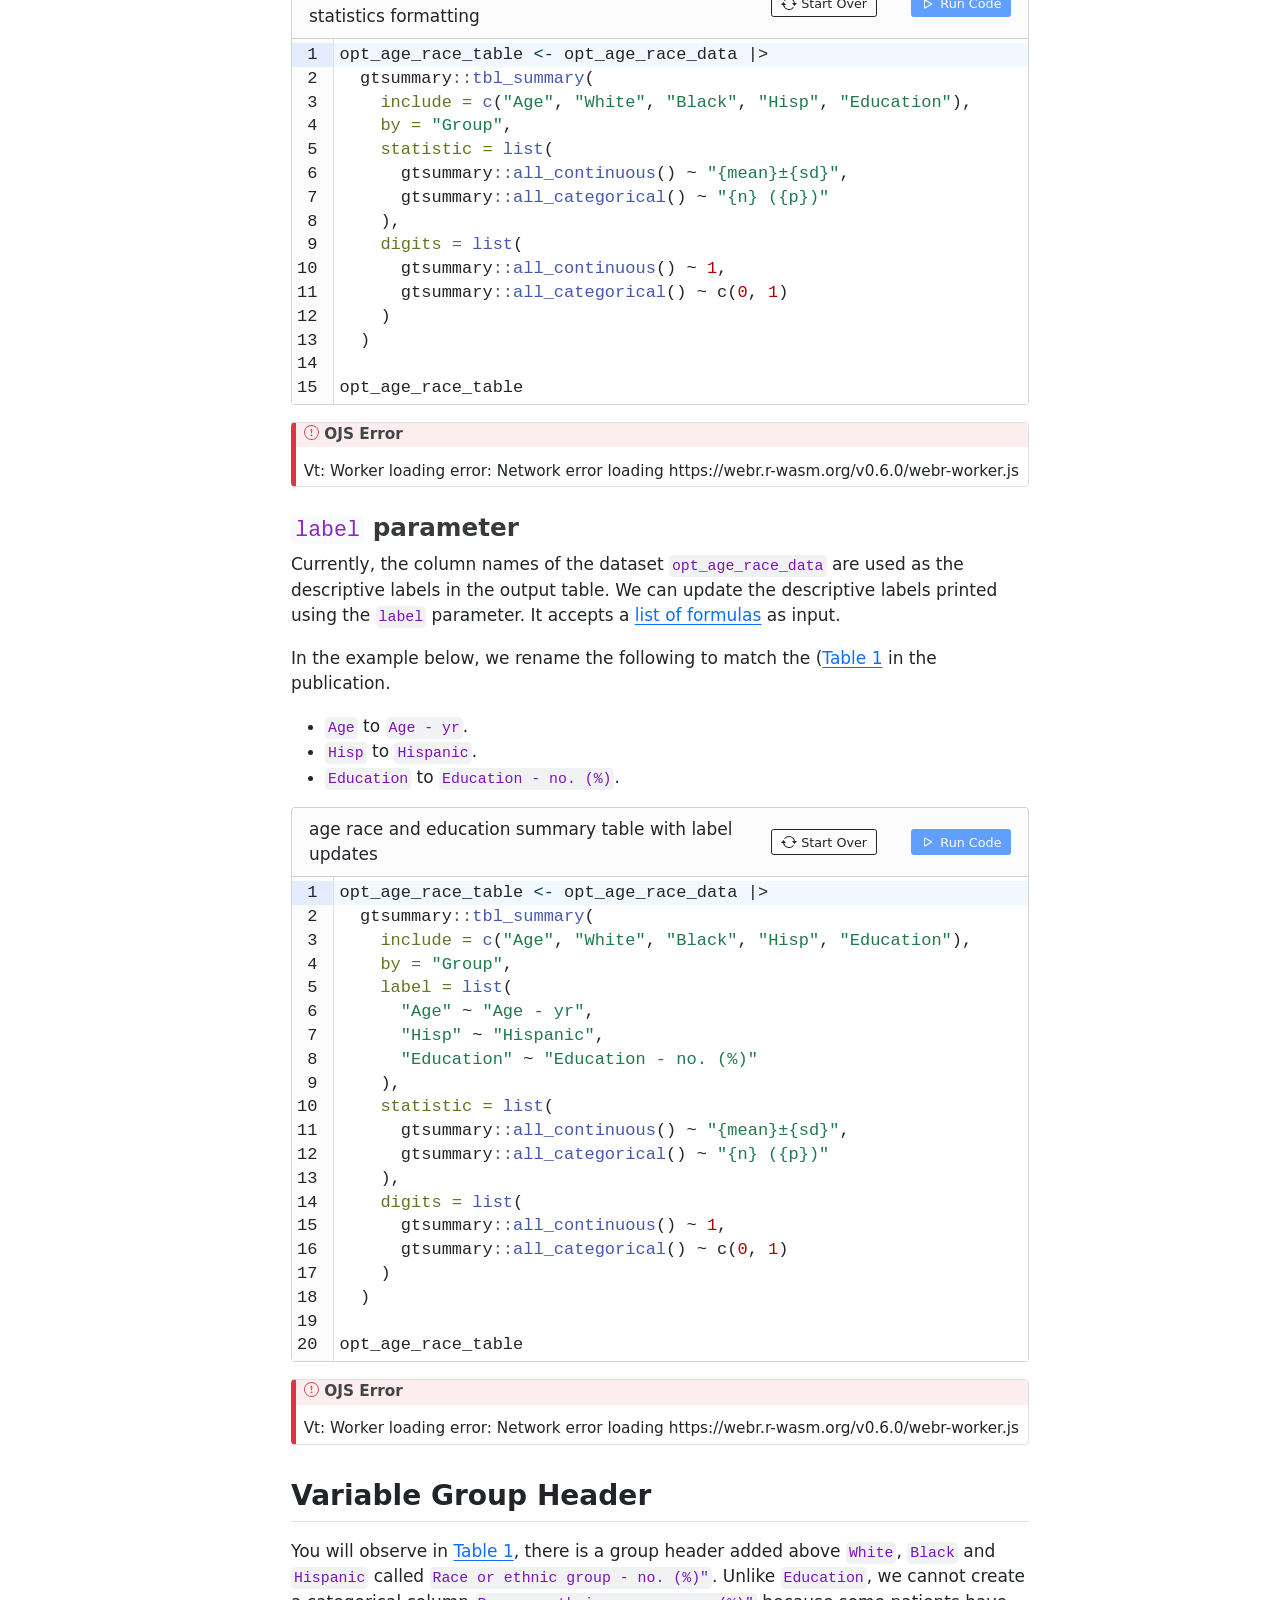
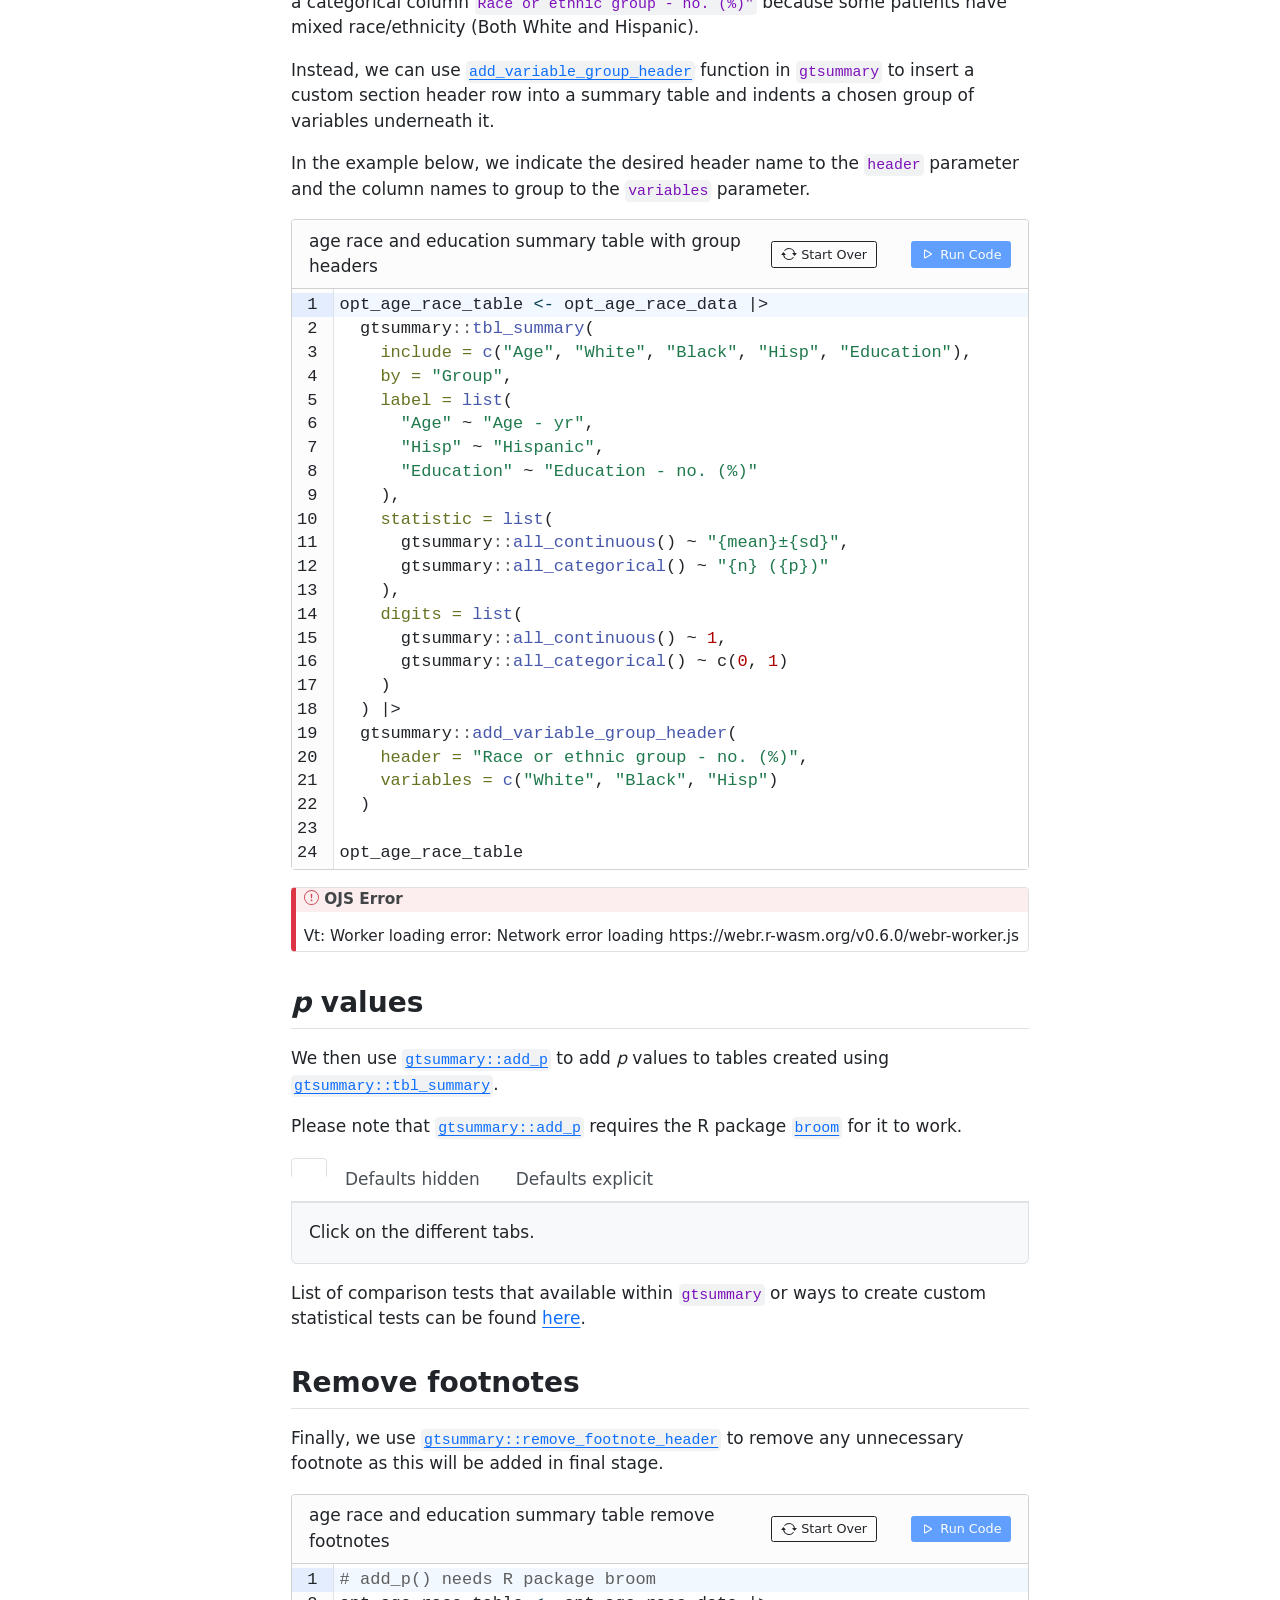
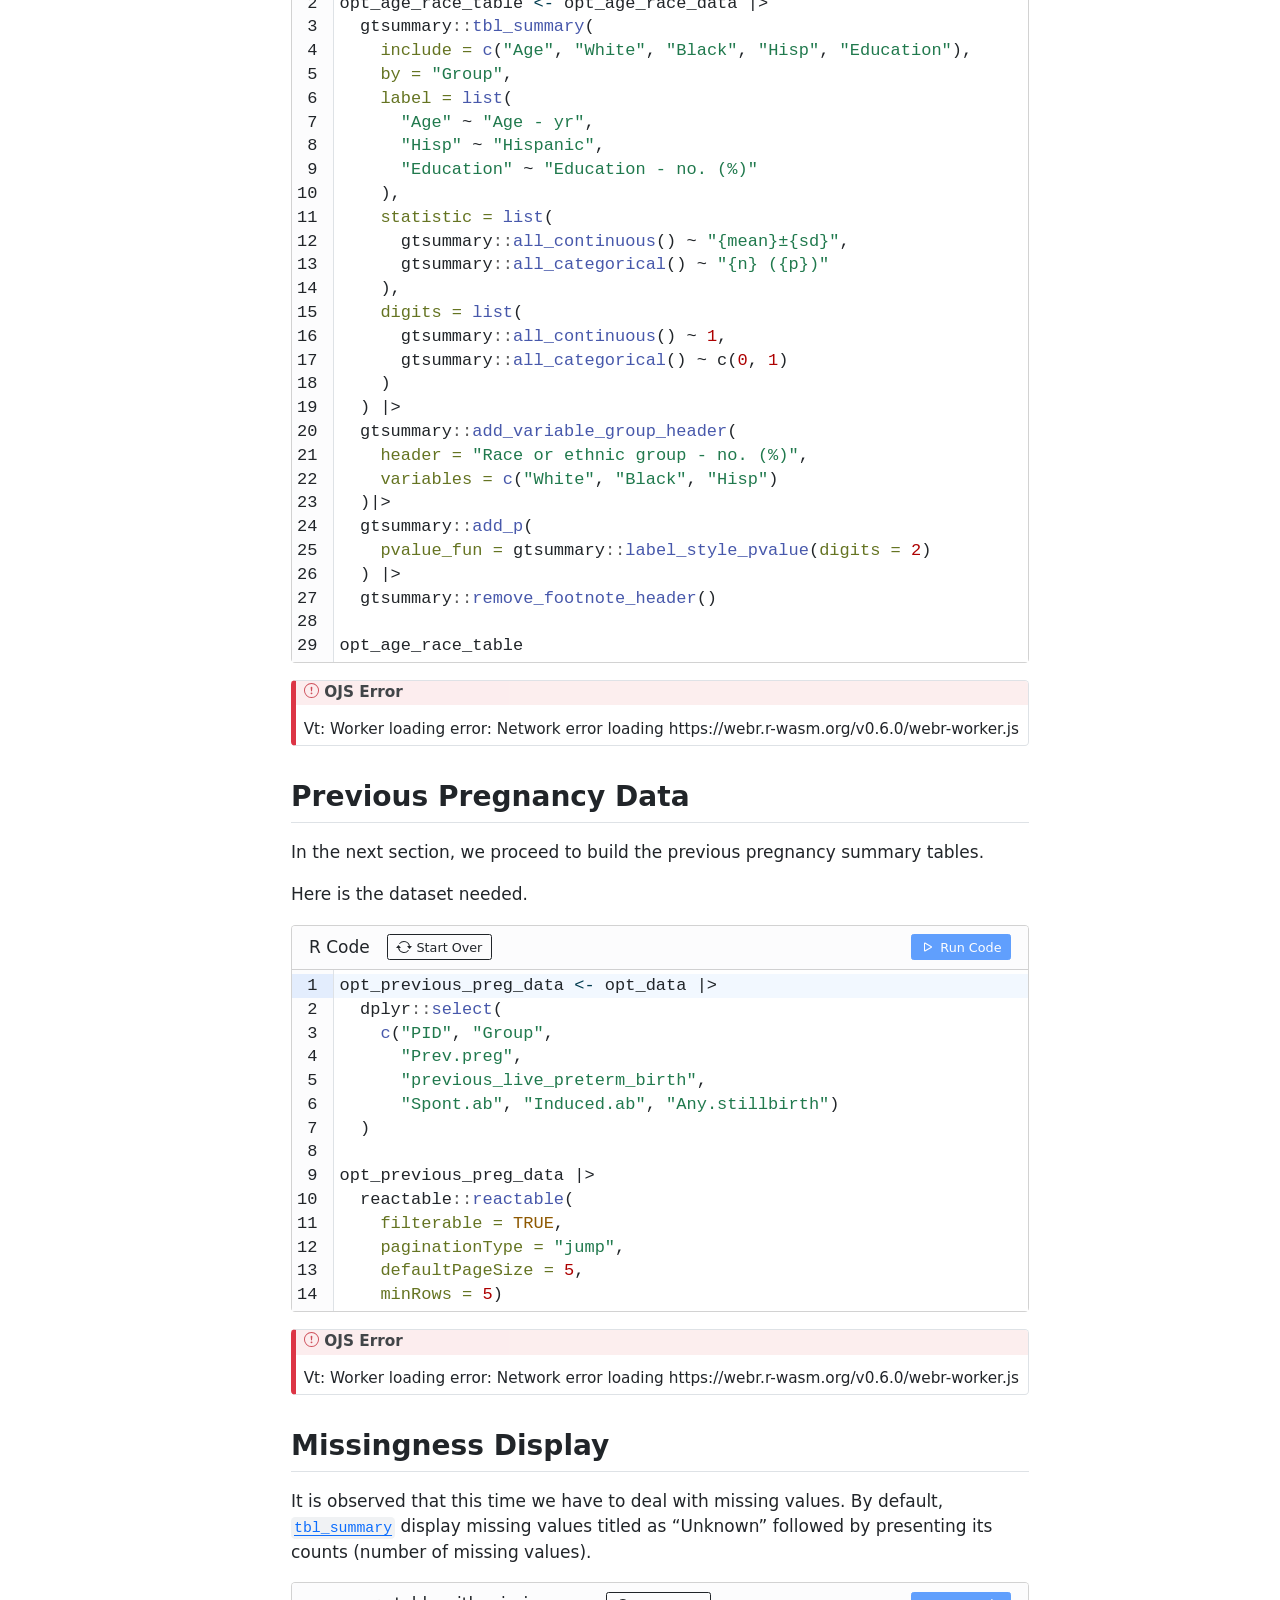
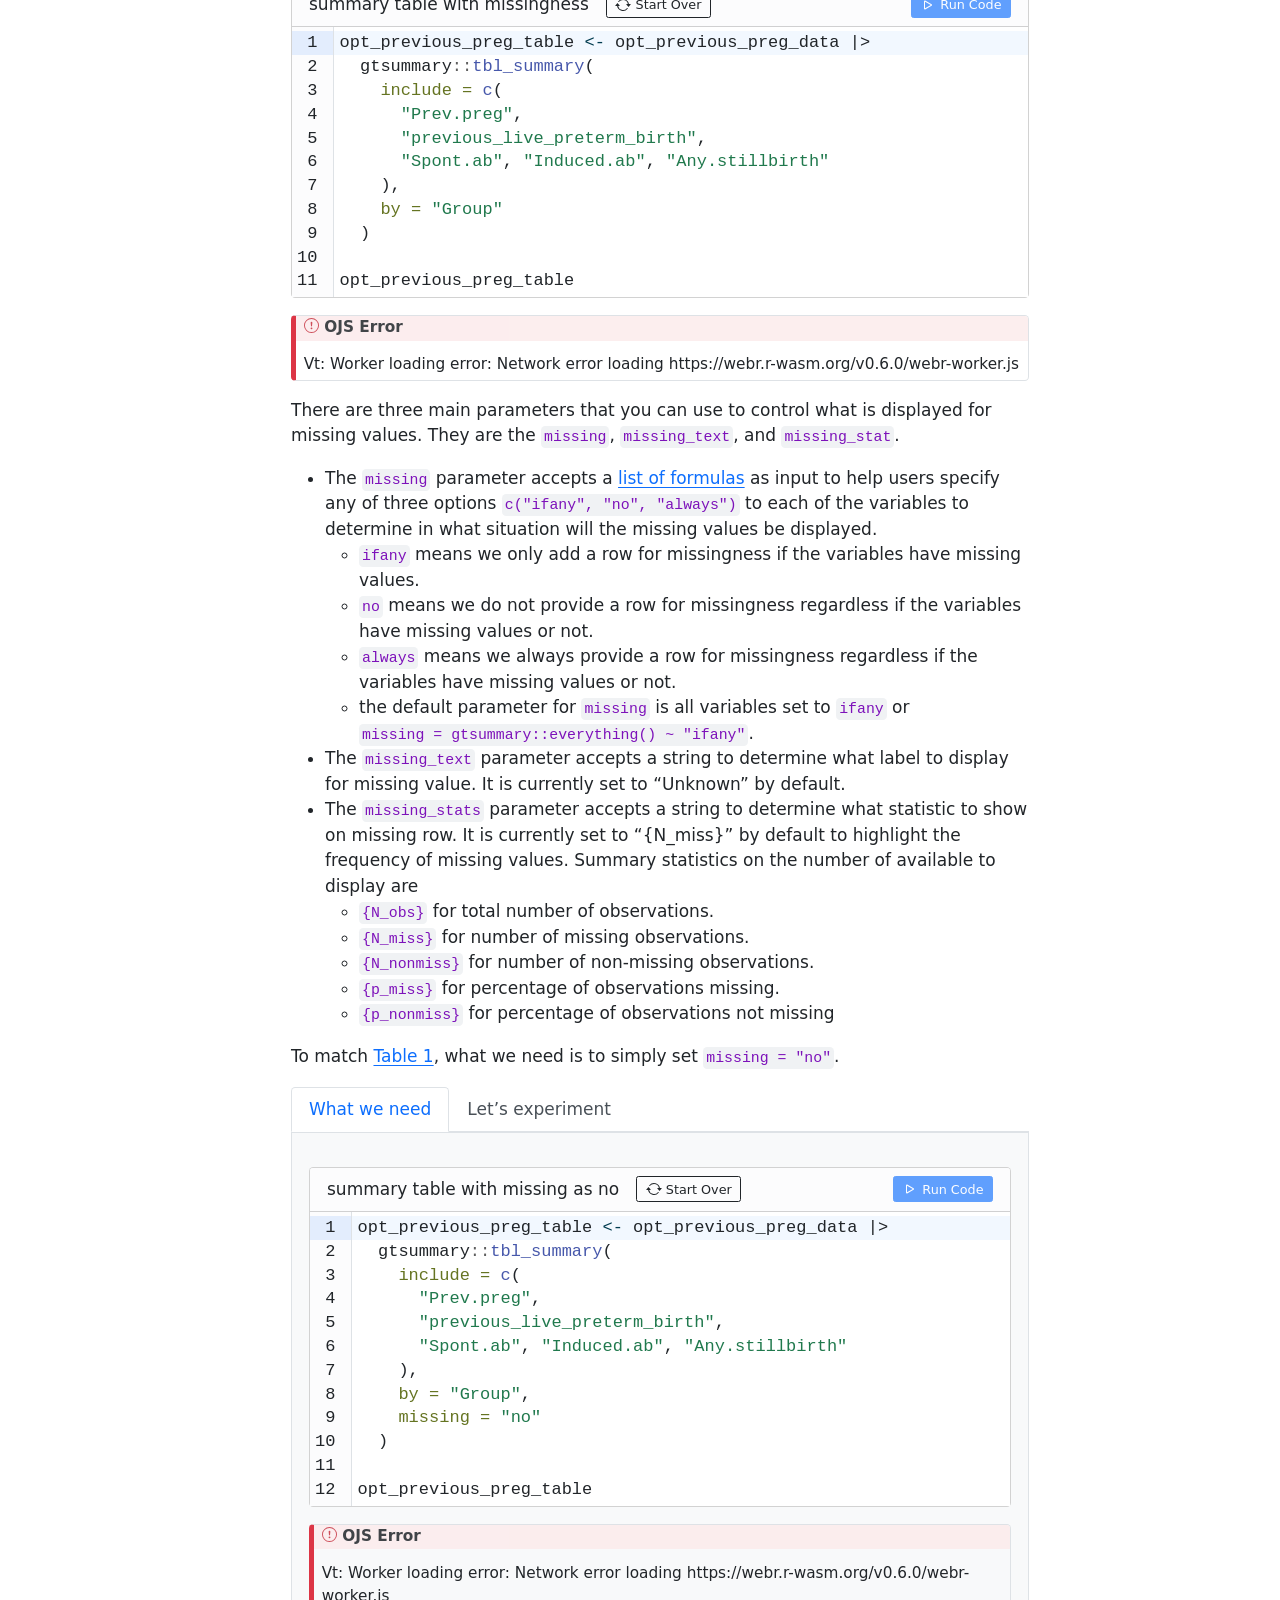
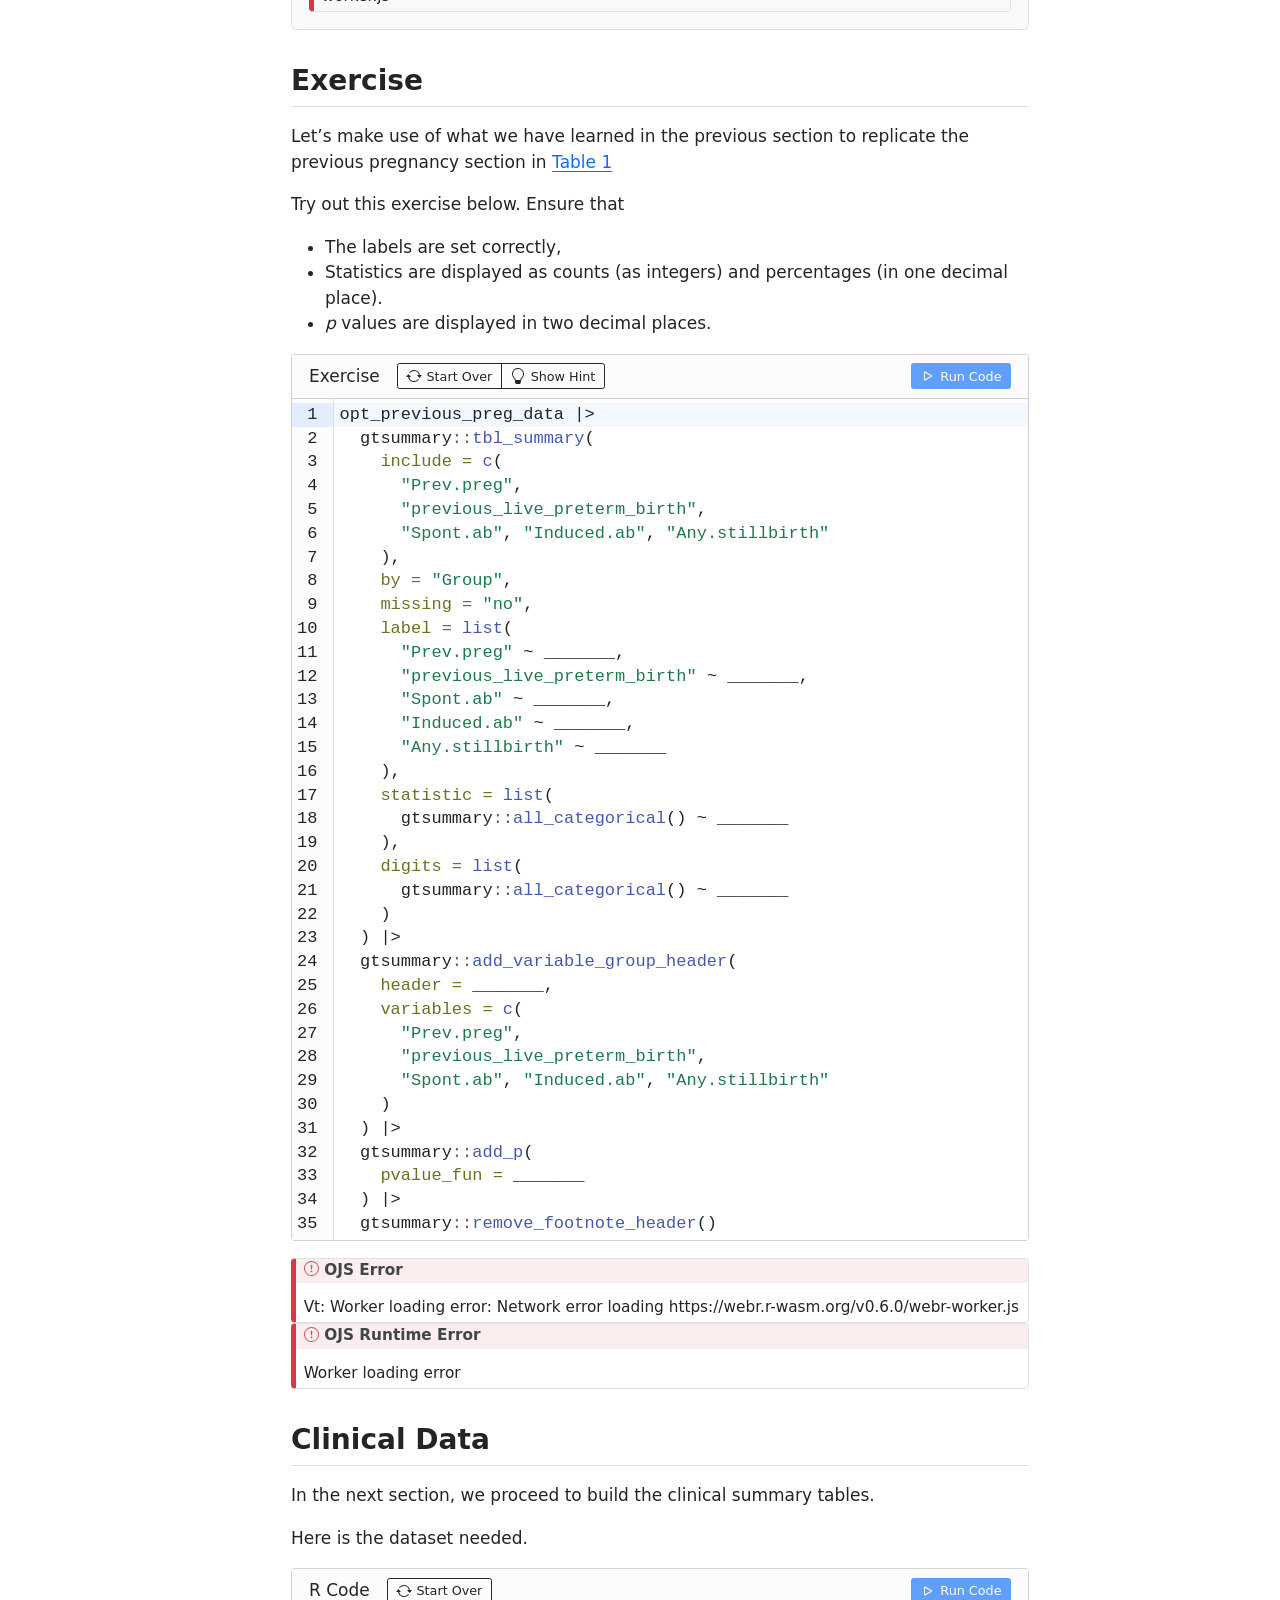
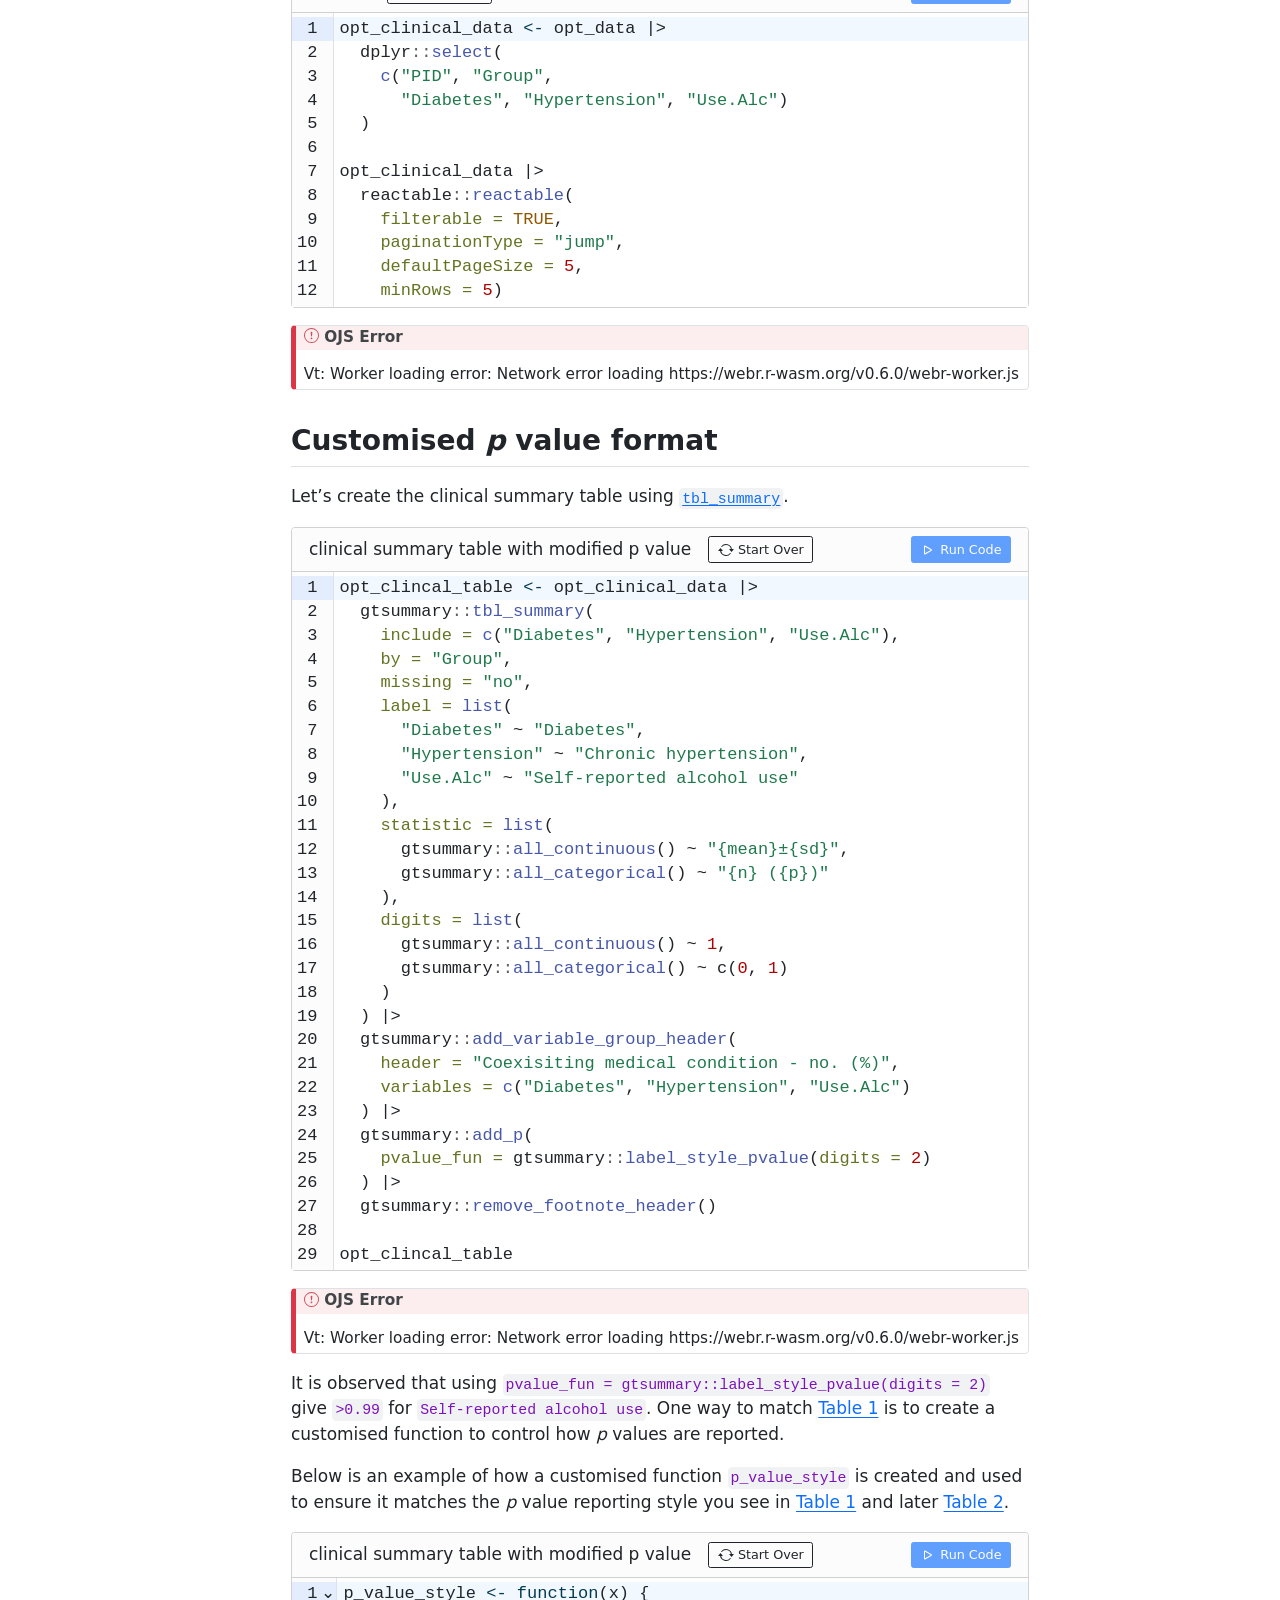
<file: docs/table_basic/age_race_edu_table_1.html>
<!DOCTYPE html>
<html xmlns="http://www.w3.org/1999/xhtml" lang="en" xml:lang="en"><head>

<meta charset="utf-8">
<meta name="generator" content="quarto-1.8.21">

<meta name="viewport" content="width=device-width, initial-scale=1.0, user-scalable=yes">

<meta name="author" content="Jeremy Selva      ">

<title>Preparation for Table 1 – HAT Workshop 20261021</title>
<style>
code{white-space: pre-wrap;}
span.smallcaps{font-variant: small-caps;}
div.columns{display: flex; gap: min(4vw, 1.5em);}
div.column{flex: auto; overflow-x: auto;}
div.hanging-indent{margin-left: 1.5em; text-indent: -1.5em;}
ul.task-list{list-style: none;}
ul.task-list li input[type="checkbox"] {
  width: 0.8em;
  margin: 0 0.8em 0.2em -1em; /* quarto-specific, see https://github.com/quarto-dev/quarto-cli/issues/4556 */ 
  vertical-align: middle;
}
/* CSS for syntax highlighting */
html { -webkit-text-size-adjust: 100%; }
pre > code.sourceCode { white-space: pre; position: relative; }
pre > code.sourceCode > span { display: inline-block; line-height: 1.25; }
pre > code.sourceCode > span:empty { height: 1.2em; }
.sourceCode { overflow: visible; }
code.sourceCode > span { color: inherit; text-decoration: inherit; }
div.sourceCode { margin: 1em 0; }
pre.sourceCode { margin: 0; }
@media screen {
div.sourceCode { overflow: auto; }
}
@media print {
pre > code.sourceCode { white-space: pre-wrap; }
pre > code.sourceCode > span { text-indent: -5em; padding-left: 5em; }
}
pre.numberSource code
  { counter-reset: source-line 0; }
pre.numberSource code > span
  { position: relative; left: -4em; counter-increment: source-line; }
pre.numberSource code > span > a:first-child::before
  { content: counter(source-line);
    position: relative; left: -1em; text-align: right; vertical-align: baseline;
    border: none; display: inline-block;
    -webkit-touch-callout: none; -webkit-user-select: none;
    -khtml-user-select: none; -moz-user-select: none;
    -ms-user-select: none; user-select: none;
    padding: 0 4px; width: 4em;
  }
pre.numberSource { margin-left: 3em;  padding-left: 4px; }
div.sourceCode
  {   }
@media screen {
pre > code.sourceCode > span > a:first-child::before { text-decoration: underline; }
}
</style>


<script src="../site_libs/quarto-nav/quarto-nav.js"></script>
<script src="../site_libs/quarto-nav/headroom.min.js"></script>
<script src="../site_libs/clipboard/clipboard.min.js"></script>
<script src="../site_libs/quarto-search/autocomplete.umd.js"></script>
<script src="../site_libs/quarto-search/fuse.min.js"></script>
<script src="../site_libs/quarto-search/quarto-search.js"></script>
<meta name="quarto:offset" content="../">
<link href="../table_basic/table_1.html" rel="next">
<link href="../table_basic/prep_data.html" rel="prev">
<script src="../site_libs/quarto-html/quarto.js" type="module"></script>
<script src="../site_libs/quarto-html/tabsets/tabsets.js" type="module"></script>
<script src="../site_libs/quarto-html/axe/axe-check.js" type="module"></script>
<script src="../site_libs/quarto-html/popper.min.js"></script>
<script src="../site_libs/quarto-html/tippy.umd.min.js"></script>
<script src="../site_libs/quarto-html/anchor.min.js"></script>
<link href="../site_libs/quarto-html/tippy.css" rel="stylesheet">
<link href="../site_libs/quarto-html/quarto-syntax-highlighting-ea1d7ac60288e0f1efdbc993fd8432ae.css" rel="stylesheet" id="quarto-text-highlighting-styles">
<script src="../site_libs/bootstrap/bootstrap.min.js"></script>
<link href="../site_libs/bootstrap/bootstrap-icons.css" rel="stylesheet">
<link href="../site_libs/bootstrap/bootstrap-2227e5d5faaab9fa46c5a455101016d9.min.css" rel="stylesheet" append-hash="true" id="quarto-bootstrap" data-mode="light">
<script src="../site_libs/quarto-contrib/live-runtime/live-runtime.js" type="module"></script>
<link href="../site_libs/quarto-contrib/live-runtime/live-runtime.css" rel="stylesheet">
<script id="quarto-search-options" type="application/json">{
  "location": "sidebar",
  "copy-button": false,
  "collapse-after": 3,
  "panel-placement": "start",
  "type": "textbox",
  "limit": 50,
  "keyboard-shortcut": [
    "f",
    "/",
    "s"
  ],
  "show-item-context": false,
  "language": {
    "search-no-results-text": "No results",
    "search-matching-documents-text": "matching documents",
    "search-copy-link-title": "Copy link to search",
    "search-hide-matches-text": "Hide additional matches",
    "search-more-match-text": "more match in this document",
    "search-more-matches-text": "more matches in this document",
    "search-clear-button-title": "Clear",
    "search-text-placeholder": "",
    "search-detached-cancel-button-title": "Cancel",
    "search-submit-button-title": "Submit",
    "search-label": "Search"
  }
}</script>
<script type="module" src="../site_libs/quarto-ojs/quarto-ojs-runtime.js"></script>
<link href="../site_libs/quarto-ojs/quarto-ojs.css" rel="stylesheet">


</head>

<body class="nav-sidebar docked quarto-light">

<div id="quarto-search-results"></div>
  <header id="quarto-header" class="headroom fixed-top">
  <nav class="quarto-secondary-nav">
    <div class="container-fluid d-flex">
      <button type="button" class="quarto-btn-toggle btn" data-bs-toggle="collapse" role="button" data-bs-target=".quarto-sidebar-collapse-item" aria-controls="quarto-sidebar" aria-expanded="false" aria-label="Toggle sidebar navigation" onclick="if (window.quartoToggleHeadroom) { window.quartoToggleHeadroom(); }">
        <i class="bi bi-layout-text-sidebar-reverse"></i>
      </button>
        <nav class="quarto-page-breadcrumbs" aria-label="breadcrumb"><ol class="breadcrumb"><li class="breadcrumb-item"><a href="../table_basic/age_race_edu_table_1.html">Table Making</a></li><li class="breadcrumb-item"><a href="../table_basic/age_race_edu_table_1.html">Preparation for Table 1</a></li></ol></nav>
        <a class="flex-grow-1" role="navigation" data-bs-toggle="collapse" data-bs-target=".quarto-sidebar-collapse-item" aria-controls="quarto-sidebar" aria-expanded="false" aria-label="Toggle sidebar navigation" onclick="if (window.quartoToggleHeadroom) { window.quartoToggleHeadroom(); }">      
        </a>
      <button type="button" class="btn quarto-search-button" aria-label="Search" onclick="window.quartoOpenSearch();">
        <i class="bi bi-search"></i>
      </button>
    </div>
  </nav>
</header>
<!-- content -->
<div id="quarto-content" class="quarto-container page-columns page-rows-contents page-layout-article">
<!-- sidebar -->
  <nav id="quarto-sidebar" class="sidebar collapse collapse-horizontal quarto-sidebar-collapse-item sidebar-navigation docked overflow-auto">
    <div class="pt-lg-2 mt-2 text-left sidebar-header">
      <a href="../index.html" class="sidebar-logo-link">
      </a>
      </div>
        <div class="mt-2 flex-shrink-0 align-items-center">
        <div class="sidebar-search">
        <div id="quarto-search" class="" title="Search"></div>
        </div>
        </div>
    <div class="sidebar-menu-container"> 
    <ul class="list-unstyled mt-1">
        <li class="sidebar-item">
  <div class="sidebar-item-container"> 
  <a href="../index.html" class="sidebar-item-text sidebar-link">
 <span class="menu-text">HAT Workshop 20261021</span></a>
  </div>
</li>
        <li class="sidebar-item sidebar-item-section">
      <div class="sidebar-item-container"> 
            <a class="sidebar-item-text sidebar-link text-start collapsed" data-bs-toggle="collapse" data-bs-target="#quarto-sidebar-section-1" role="navigation" aria-expanded="false">
 <span class="menu-text">Data Preparation</span></a>
          <a class="sidebar-item-toggle text-start collapsed" data-bs-toggle="collapse" data-bs-target="#quarto-sidebar-section-1" role="navigation" aria-expanded="false" aria-label="Toggle section">
            <i class="bi bi-chevron-right ms-2"></i>
          </a> 
      </div>
      <ul id="quarto-sidebar-section-1" class="collapse list-unstyled sidebar-section depth1 ">  
          <li class="sidebar-item">
  <div class="sidebar-item-container"> 
  <a href="../table_basic/prep_data.html" class="sidebar-item-text sidebar-link">
 <span class="menu-text">Cleaning Obstetrics and Periodontal Therapy Dataset</span></a>
  </div>
</li>
      </ul>
  </li>
        <li class="sidebar-item sidebar-item-section">
      <div class="sidebar-item-container"> 
            <a class="sidebar-item-text sidebar-link text-start" data-bs-toggle="collapse" data-bs-target="#quarto-sidebar-section-2" role="navigation" aria-expanded="true">
 <span class="menu-text">Table Making</span></a>
          <a class="sidebar-item-toggle text-start" data-bs-toggle="collapse" data-bs-target="#quarto-sidebar-section-2" role="navigation" aria-expanded="true" aria-label="Toggle section">
            <i class="bi bi-chevron-right ms-2"></i>
          </a> 
      </div>
      <ul id="quarto-sidebar-section-2" class="collapse list-unstyled sidebar-section depth1 show">  
          <li class="sidebar-item">
  <div class="sidebar-item-container"> 
  <a href="../table_basic/age_race_edu_table_1.html" class="sidebar-item-text sidebar-link active">
 <span class="menu-text">Preparation for Table 1</span></a>
  </div>
</li>
          <li class="sidebar-item">
  <div class="sidebar-item-container"> 
  <a href="../table_basic/table_1.html" class="sidebar-item-text sidebar-link">
 <span class="menu-text">Building Table 1</span></a>
  </div>
</li>
          <li class="sidebar-item">
  <div class="sidebar-item-container"> 
  <a href="../table_basic/table_2.html" class="sidebar-item-text sidebar-link">
 <span class="menu-text">Building Table 2</span></a>
  </div>
</li>
          <li class="sidebar-item">
  <div class="sidebar-item-container"> 
  <a href="../table_basic/table_3.html" class="sidebar-item-text sidebar-link">
 <span class="menu-text">Building Regression Table</span></a>
  </div>
</li>
      </ul>
  </li>
    </ul>
    </div>
</nav>
<div id="quarto-sidebar-glass" class="quarto-sidebar-collapse-item" data-bs-toggle="collapse" data-bs-target=".quarto-sidebar-collapse-item"></div>
<!-- margin-sidebar -->
    <div id="quarto-margin-sidebar" class="sidebar margin-sidebar">
        <nav id="TOC" role="doc-toc" class="toc-active">
    <h2 id="toc-title">On this page</h2>
   
  <ul>
  <li><a href="#age-race-and-education-data" id="toc-age-race-and-education-data" class="nav-link active" data-scroll-target="#age-race-and-education-data">Age, Race and Education Data</a></li>
  <li><a href="#using-tbl_summary" id="toc-using-tbl_summary" class="nav-link" data-scroll-target="#using-tbl_summary">Using <code>tbl_summary</code></a>
  <ul class="collapse">
  <li><a href="#include-and-by-parameter" id="toc-include-and-by-parameter" class="nav-link" data-scroll-target="#include-and-by-parameter"><code>include</code> and <code>by</code> parameter</a></li>
  <li><a href="#type-parameter" id="toc-type-parameter" class="nav-link" data-scroll-target="#type-parameter"><code>type</code> parameter</a></li>
  <li><a href="#statistics-parameter" id="toc-statistics-parameter" class="nav-link" data-scroll-target="#statistics-parameter"><code>statistics</code> parameter</a></li>
  <li><a href="#formatting-in-gtsummary" id="toc-formatting-in-gtsummary" class="nav-link" data-scroll-target="#formatting-in-gtsummary">Formatting in <code>gtsummary</code></a></li>
  <li><a href="#digits-parameter" id="toc-digits-parameter" class="nav-link" data-scroll-target="#digits-parameter"><code>digits</code> parameter</a></li>
  <li><a href="#label-parameter" id="toc-label-parameter" class="nav-link" data-scroll-target="#label-parameter"><code>label</code> parameter</a></li>
  </ul></li>
  <li><a href="#variable-group-header" id="toc-variable-group-header" class="nav-link" data-scroll-target="#variable-group-header">Variable Group Header</a></li>
  <li><a href="#p-values" id="toc-p-values" class="nav-link" data-scroll-target="#p-values"><em>p</em> values</a></li>
  <li><a href="#remove-footnotes" id="toc-remove-footnotes" class="nav-link" data-scroll-target="#remove-footnotes">Remove footnotes</a></li>
  <li><a href="#previous-pregnancy-data" id="toc-previous-pregnancy-data" class="nav-link" data-scroll-target="#previous-pregnancy-data">Previous Pregnancy Data</a></li>
  <li><a href="#missingness-display" id="toc-missingness-display" class="nav-link" data-scroll-target="#missingness-display">Missingness Display</a></li>
  <li><a href="#exercise" id="toc-exercise" class="nav-link" data-scroll-target="#exercise">Exercise</a></li>
  <li><a href="#clinical-data" id="toc-clinical-data" class="nav-link" data-scroll-target="#clinical-data">Clinical Data</a></li>
  <li><a href="#customised-p-value-format" id="toc-customised-p-value-format" class="nav-link" data-scroll-target="#customised-p-value-format">Customised <em>p</em> value format</a></li>
  <li><a href="#steps-ahead" id="toc-steps-ahead" class="nav-link" data-scroll-target="#steps-ahead">Steps ahead</a></li>
  </ul>
</nav>
    </div>
<!-- main -->
<main class="content" id="quarto-document-content">

<header id="title-block-header" class="quarto-title-block default"><nav class="quarto-page-breadcrumbs quarto-title-breadcrumbs d-none d-lg-block" aria-label="breadcrumb"><ol class="breadcrumb"><li class="breadcrumb-item"><a href="../table_basic/age_race_edu_table_1.html">Table Making</a></li><li class="breadcrumb-item"><a href="../table_basic/age_race_edu_table_1.html">Preparation for Table 1</a></li></ol></nav>
<div class="quarto-title">
<h1 class="title">Preparation for Table 1</h1>
</div>



<div class="quarto-title-meta">

    <div>
    <div class="quarto-title-meta-heading">Author</div>
    <div class="quarto-title-meta-contents">
             <p>Jeremy Selva <a href="https://www.linkedin.com/in/jeremy-selva-085b9112a/" target="_blank"><svg aria-hidden="true" role="img" viewbox="0 0 448 512" style="height:1em;width:0.88em;vertical-align:-0.125em;margin-left:auto;margin-right:auto;font-size:inherit;fill:#0077ac;overflow:visible;position:relative;"><path d="M416 32H31.9C14.3 32 0 46.5 0 64.3v383.4C0 465.5 14.3 480 31.9 480H416c17.6 0 32-14.5 32-32.3V64.3c0-17.8-14.4-32.3-32-32.3zM135.4 416H69V202.2h66.5V416zm-33.2-243c-21.3 0-38.5-17.3-38.5-38.5S80.9 96 102.2 96c21.2 0 38.5 17.3 38.5 38.5 0 21.3-17.2 38.5-38.5 38.5zm282.1 243h-66.4V312c0-24.8-.5-56.7-34.5-56.7-34.6 0-39.9 27-39.9 54.9V416h-66.4V202.2h63.7v29.2h.9c8.9-16.8 30.6-34.5 62.9-34.5 67.2 0 79.7 44.3 79.7 101.9V416z"></path></svg></a> <a href="https://github.com/JauntyJJS" target="_blank"><svg aria-hidden="true" role="img" viewbox="0 0 496 512" style="height:1em;width:0.97em;vertical-align:-0.125em;margin-left:auto;margin-right:auto;font-size:inherit;fill:#000000;overflow:visible;position:relative;"><path d="M165.9 397.4c0 2-2.3 3.6-5.2 3.6-3.3.3-5.6-1.3-5.6-3.6 0-2 2.3-3.6 5.2-3.6 3-.3 5.6 1.3 5.6 3.6zm-31.1-4.5c-.7 2 1.3 4.3 4.3 4.9 2.6 1 5.6 0 6.2-2s-1.3-4.3-4.3-5.2c-2.6-.7-5.5.3-6.2 2.3zm44.2-1.7c-2.9.7-4.9 2.6-4.6 4.9.3 2 2.9 3.3 5.9 2.6 2.9-.7 4.9-2.6 4.6-4.6-.3-1.9-3-3.2-5.9-2.9zM244.8 8C106.1 8 0 113.3 0 252c0 110.9 69.8 205.8 169.5 239.2 12.8 2.3 17.3-5.6 17.3-12.1 0-6.2-.3-40.4-.3-61.4 0 0-70 15-84.7-29.8 0 0-11.4-29.1-27.8-36.6 0 0-22.9-15.7 1.6-15.4 0 0 24.9 2 38.6 25.8 21.9 38.6 58.6 27.5 72.9 20.9 2.3-16 8.8-27.1 16-33.7-55.9-6.2-112.3-14.3-112.3-110.5 0-27.5 7.6-41.3 23.6-58.9-2.6-6.5-11.1-33.3 2.6-67.9 20.9-6.5 69 27 69 27 20-5.6 41.5-8.5 62.8-8.5s42.8 2.9 62.8 8.5c0 0 48.1-33.6 69-27 13.7 34.7 5.2 61.4 2.6 67.9 16 17.7 25.8 31.5 25.8 58.9 0 96.5-58.9 104.2-114.8 110.5 9.2 7.9 17 22.9 17 46.4 0 33.7-.3 75.4-.3 83.6 0 6.5 4.6 14.4 17.3 12.1C428.2 457.8 496 362.9 496 252 496 113.3 383.5 8 244.8 8zM97.2 352.9c-1.3 1-1 3.3.7 5.2 1.6 1.6 3.9 2.3 5.2 1 1.3-1 1-3.3-.7-5.2-1.6-1.6-3.9-2.3-5.2-1zm-10.8-8.1c-.7 1.3.3 2.9 2.3 3.9 1.6 1 3.6.7 4.3-.7.7-1.3-.3-2.9-2.3-3.9-2-.6-3.6-.3-4.3.7zm32.4 35.6c-1.6 1.3-1 4.3 1.3 6.2 2.3 2.3 5.2 2.6 6.5 1 1.3-1.3.7-4.3-1.3-6.2-2.2-2.3-5.2-2.6-6.5-1zm-11.4-14.7c-1.6 1-1.6 3.6 0 5.9 1.6 2.3 4.3 3.3 5.6 2.3 1.6-1.3 1.6-3.9 0-6.2-1.4-2.3-4-3.3-5.6-2z"></path></svg></a> <a href="https://twitter.com/JauntyJJS" target="_blank"><svg aria-hidden="true" role="img" viewbox="0 0 448 512" style="height:1em;width:0.88em;vertical-align:-0.125em;margin-left:auto;margin-right:auto;font-size:inherit;fill:#000000;overflow:visible;position:relative;"><path d="M64 32C28.7 32 0 60.7 0 96V416c0 35.3 28.7 64 64 64H384c35.3 0 64-28.7 64-64V96c0-35.3-28.7-64-64-64H64zm297.1 84L257.3 234.6 379.4 396H283.8L209 298.1 123.3 396H75.8l111-126.9L69.7 116h98l67.7 89.5L313.6 116h47.5zM323.3 367.6L153.4 142.9H125.1L296.9 367.6h26.3z"></path></svg></a> <a href="https://bsky.app/profile/jauntyjjs.bsky.social" target="_blank"><svg aria-hidden="true" role="img" viewbox="0 0 576 512" style="height:1em;width:1.12em;vertical-align:-0.125em;margin-left:auto;margin-right:auto;font-size:inherit;fill:#1084ff;overflow:visible;position:relative;"><path d="M407.8 294.7c-3.3-.4-6.7-.8-10-1.3c3.4 .4 6.7 .9 10 1.3zM288 227.1C261.9 176.4 190.9 81.9 124.9 35.3C61.6-9.4 37.5-1.7 21.6 5.5C3.3 13.8 0 41.9 0 58.4S9.1 194 15 213.9c19.5 65.7 89.1 87.9 153.2 80.7c3.3-.5 6.6-.9 10-1.4c-3.3 .5-6.6 1-10 1.4C74.3 308.6-9.1 342.8 100.3 464.5C220.6 589.1 265.1 437.8 288 361.1c22.9 76.7 49.2 222.5 185.6 103.4c102.4-103.4 28.1-156-65.8-169.9c-3.3-.4-6.7-.8-10-1.3c3.4 .4 6.7 .9 10 1.3c64.1 7.1 133.6-15.1 153.2-80.7C566.9 194 576 75 576 58.4s-3.3-44.7-21.6-52.9c-15.8-7.1-40-14.9-103.2 29.8C385.1 81.9 314.1 176.4 288 227.1z"></path></svg></a> <a href="https://fosstodon.org/@JauntyJJS" target="_blank"><svg aria-hidden="true" role="img" viewbox="0 0 512 512" style="height:1em;width:1em;vertical-align:-0.125em;margin-left:auto;margin-right:auto;font-size:inherit;fill:#5f53e7;overflow:visible;position:relative;"><path d="M433 179.1c0-97.2-63.7-125.7-63.7-125.7-62.5-28.7-228.6-28.4-290.5 0 0 0-63.7 28.5-63.7 125.7 0 115.7-6.6 259.4 105.6 289.1 40.5 10.7 75.3 13 103.3 11.4 50.8-2.8 79.3-18.1 79.3-18.1l-1.7-36.9s-36.3 11.4-77.1 10.1c-40.4-1.4-83-4.4-89.6-54a102.5 102.5 0 0 1 -.9-13.9c85.6 20.9 158.7 9.1 178.8 6.7 56.1-6.7 105-41.3 111.2-72.9 9.8-49.8 9-121.5 9-121.5zm-75.1 125.2h-46.6v-114.2c0-49.7-64-51.6-64 6.9v62.5h-46.3V197c0-58.5-64-56.6-64-6.9v114.2H90.2c0-122.1-5.2-147.9 18.4-175 25.9-28.9 79.8-30.8 103.8 6.1l11.6 19.5 11.6-19.5c24.1-37.1 78.1-34.8 103.8-6.1 23.7 27.3 18.4 53 18.4 175z"></path></svg></a> <a href="https://jeremy-selva.netlify.app/" target="_blank"><svg aria-hidden="true" role="img" viewbox="0 0 640 512" style="height:1em;width:1.25em;vertical-align:-0.125em;margin-left:auto;margin-right:auto;font-size:inherit;fill:#666666;overflow:visible;position:relative;"><path d="M579.8 267.7c56.5-56.5 56.5-148 0-204.5c-50-50-128.8-56.5-186.3-15.4l-1.6 1.1c-14.4 10.3-17.7 30.3-7.4 44.6s30.3 17.7 44.6 7.4l1.6-1.1c32.1-22.9 76-19.3 103.8 8.6c31.5 31.5 31.5 82.5 0 114L422.3 334.8c-31.5 31.5-82.5 31.5-114 0c-27.9-27.9-31.5-71.8-8.6-103.8l1.1-1.6c10.3-14.4 6.9-34.4-7.4-44.6s-34.4-6.9-44.6 7.4l-1.1 1.6C206.5 251.2 213 330 263 380c56.5 56.5 148 56.5 204.5 0L579.8 267.7zM60.2 244.3c-56.5 56.5-56.5 148 0 204.5c50 50 128.8 56.5 186.3 15.4l1.6-1.1c14.4-10.3 17.7-30.3 7.4-44.6s-30.3-17.7-44.6-7.4l-1.6 1.1c-32.1 22.9-76 19.3-103.8-8.6C74 372 74 321 105.5 289.5L217.7 177.2c31.5-31.5 82.5-31.5 114 0c27.9 27.9 31.5 71.8 8.6 103.9l-1.1 1.6c-10.3 14.4-6.9 34.4 7.4 44.6s34.4 6.9 44.6-7.4l1.1-1.6C433.5 260.8 427 182 377 132c-56.5-56.5-148-56.5-204.5 0L60.2 244.3z"></path></svg></a> </p>
          </div>
  </div>
    
  
    
  </div>
  


</header>


<div class="cell" data-edit="false">
<div>
<div id="webr-1" class="exercise-cell">

</div>
<script type="webr-1-contents">
[base64]
</script>
</div>
</div>
<div class="goals">
<div class="goals-header">
<p>Learning Goals</p>
</div>
<div class="goals-container">
<ul>
<li>Create clinical summary table using <a href="https://www.danieldsjoberg.com/gtsummary/reference/tbl_summary.html" target="_blank"><code>tbl_summary</code></a>.</li>
<li>Introduce <code>all_</code> helper functions like <a href="https://www.danieldsjoberg.com/gtsummary/reference/select_helpers.html" target="_blank"><code>all_continuous()</code></a> and <a href="https://www.danieldsjoberg.com/gtsummary/reference/select_helpers.html" target="_blank"><code>all_categorical()</code></a> to make code concise.</li>
<li>Show <code>gtsummary</code> default formatting of numbers (<a href="https://www.danieldsjoberg.com/gtsummary/reference/style_number.html" target="_blank"><code>style_number</code></a>), percentages (<a href="https://www.danieldsjoberg.com/gtsummary/reference/style_percent.html" target="_blank"><code>style_percent</code></a>), ratios (<a href="https://www.danieldsjoberg.com/gtsummary/reference/style_sigfig.html" target="_blank"><code>style_ratio</code></a>), and <em>p</em> values (<a href="https://www.danieldsjoberg.com/gtsummary/reference/style_pvalue.html" target="_blank"><code>style_pvalue</code></a>).</li>
<li>Insert a custom section header row into a summary table using <a href="https://www.danieldsjoberg.com/gtsummary/reference/add_variable_group_header.html" target="_blank"><code>add_variable_group_header</code></a>.</li>
<li>Include <em>p</em> values in the summary table with <a href="https://www.danieldsjoberg.com/gtsummary/reference/add_p.tbl_summary.html" target="_blank"><code>add_p</code></a>.</li>
<li>Remove default footnotes with <a href="https://www.danieldsjoberg.com/gtsummary/reference/modify_footnote2.html" target="_blank"><code>remove_footnote_header</code></a> so that we can add our custom footnotes at a later stage.</li>
<li>Explore various ways to prevent missingness statistics in the summary table.</li>
<li>Format <em>p</em> values presentation using customised functions.</li>
</ul>
</div>
</div>
<p>In this tutorial, we try to create a table that is close to <a href="https://www.nejm.org/cms/10.1056/NEJMoa062249/asset/c676621f-111e-4299-a7a3-082bbe922f9a/assets/images/large/nejmoa062249_t1.jpg" target="_blank">Table 1</a> from the journal <a href="https://www.nejm.org/doi/full/10.1056/NEJMoa062249" target="_blank">Treatment of Periodontal Disease and the Risk of Preterm Birth</a>.</p>
<p>During the session “Cleaning Obstetrics and Periodontal Therapy Dataset”, we have taken the raw data from <code>medicaldata::opt</code> and process it so that we can use with <code>gtsummary</code> to create the tables. The processed data can be obtained</p>
<div class="cell" data-caption="download processed data in excel" data-envir="setup_table_1" data-autorun="true">
<div>
<div id="webr-2" class="exercise-cell">

</div>
<script type="webr-2-contents">
[base64]
</script>
</div>
</div>
<p>We start first by choosing the relevant columns to make Table 1.</p>
<div class="cell" data-envir="setup_table_1" data-autorun="true">
<div>
<div id="webr-3" class="exercise-cell">

</div>
<script type="webr-3-contents">
[base64]
</script>
</div>
</div>
<p>As the final output looks complex, let’s break the task down to simpler tasks.</p>
<section id="age-race-and-education-data" class="level2">
<h2 class="anchored" data-anchor-id="age-race-and-education-data">Age, Race and Education Data</h2>
<p>This task involves creating a summary table for age, race and number of years of education stratified by treatment group.</p>
<p>Here is the dataset required.</p>
<div class="cell" data-envir="setup_table_1" data-autorun="true">
<div>
<div id="webr-4" class="exercise-cell">

</div>
<script type="webr-4-contents">
[base64]
</script>
</div>
</div>
</section>
<section id="using-tbl_summary" class="level2">
<h2 class="anchored" data-anchor-id="using-tbl_summary">Using <code>tbl_summary</code></h2>
<p>Let’s try to build a summary table from <code>opt_age_race_data</code> using the default parameters of <a href="https://www.danieldsjoberg.com/gtsummary/reference/tbl_summary.html" target="_blank"><code>gtsummary::tbl_summary</code></a>. We can see that table is giving a descriptive statistics of the overall population. It even display the statistics the patient ID.</p>
<div class="cell" data-caption="age race and education basic table" data-envir="setup_table_1">
<div>
<div id="webr-5" class="exercise-cell">

</div>
<script type="webr-5-contents">
[base64]
</script>
</div>
</div>
<section id="include-and-by-parameter" class="level3">
<h3 class="anchored" data-anchor-id="include-and-by-parameter"><code>include</code> and <code>by</code> parameter</h3>
<p>To exclude the patient ID being displayed, we set the parameter <code>include</code> a vector of column names to include in the summary table. To stratify the table by treatment group, we set the parameter <code>by = "Group"</code>.</p>
<div class="cell" data-caption="age race and education basic table" data-envir="setup_table_1">
<div>
<div id="webr-6" class="exercise-cell">

</div>
<script type="webr-6-contents">
[base64]
</script>
</div>
</div>
</section>
<section id="type-parameter" class="level3">
<h3 class="anchored" data-anchor-id="type-parameter"><code>type</code> parameter</h3>
<p>Observe that the (continuous) variable <code>Age</code> is expressed as Median (Q1, Q3) while categorical variables are expressed as n (%). Variables with two categories (dichotomous) like <code>White</code> and <code>Hisp</code> are displayed differently to those with multiple categories like <code>Education</code>.</p>
<p>We can use the function <a href="https://www.danieldsjoberg.com/gtsummary/reference/assign_summary_type.html" target="_blank"><code>gtsummary::assign_summary_type</code></a> to identify the default summary type for each variable</p>
<div class="cell" data-caption="view summary type" data-envir="setup_table_1">
<div>
<div id="webr-7" class="exercise-cell">

</div>
<script type="webr-7-contents">
[base64]
</script>
</div>
</div>
<p>On the other hand, the <code>type</code> parameter in the <a href="https://www.danieldsjoberg.com/gtsummary/reference/tbl_summary.html" target="_blank"><code>gtsummary::tbl_summary</code></a> allows us to specify the summary type for each variable. The <code>type</code> parameter accepts a <a href="https://www.danieldsjoberg.com/gtsummary/reference/syntax.html#formula-and-list-selectors" target="_blank">list of formulas</a> as input.</p>
<p>Below is an example which we change the variable <code>White</code> and <code>Black</code> from dichotomous to categorical.</p>
<div class="cell" data-caption="age race and education basic assign type" data-envir="setup_table_1">
<div>
<div id="webr-8" class="exercise-cell">

</div>
<script type="webr-8-contents">
[base64]
</script>
</div>
</div>
</section>
<section id="statistics-parameter" class="level3">
<h3 class="anchored" data-anchor-id="statistics-parameter"><code>statistics</code> parameter</h3>
<p>Next, we need to ensure that - age is expressed in “means±SD”. - race and education is expressed in “no. (%)” (already done in default mode).</p>
<p>This can be achieved by using the <code>statistic</code> parameter which help users specify the statistics presented in the table. Like the <code>type</code> parameter, it accepts a <a href="https://www.danieldsjoberg.com/gtsummary/reference/syntax.html#formula-and-list-selectors" target="_blank">list of formulas</a> as input.</p>
<p>Below are some examples on how it can be done.</p>
<div class="tabset-margin-container"></div><div class="panel-tabset">
<ul class="nav nav-tabs" role="tablist"><li class="nav-item" role="presentation"><a class="nav-link active" id="tabset-1-1-tab" data-bs-toggle="tab" data-bs-target="#tabset-1-1" role="tab" aria-controls="tabset-1-1" aria-selected="true" aria-current="page"></a></li><li class="nav-item" role="presentation"><a class="nav-link" id="tabset-1-2-tab" data-bs-toggle="tab" data-bs-target="#tabset-1-2" role="tab" aria-controls="tabset-1-2" aria-selected="false">Variable Names</a></li><li class="nav-item" role="presentation"><a class="nav-link" id="tabset-1-3-tab" data-bs-toggle="tab" data-bs-target="#tabset-1-3" role="tab" aria-controls="tabset-1-3" aria-selected="false">Use Helpers</a></li></ul>
<div class="tab-content">
<div id="tabset-1-1" class="tab-pane active" role="tabpanel" aria-labelledby="tabset-1-1-tab">
<p>Click on the different tabs.</p>
</div>
<div id="tabset-1-2" class="tab-pane" role="tabpanel" aria-labelledby="tabset-1-2-tab">
<p>We can list each variable individually as a character vector.</p>
<div class="cell" data-caption="age race and education basic table statistics list all variables" data-envir="setup_table_1">
<div>
<div id="webr-9" class="exercise-cell">

</div>
<script type="webr-9-contents">
[base64]
</script>
</div>
</div>
</div>
<div id="tabset-1-3" class="tab-pane" role="tabpanel" aria-labelledby="tabset-1-3-tab">
<p>We can use <code>all_</code> helper functions like <a href="https://www.danieldsjoberg.com/gtsummary/reference/select_helpers.html" target="_blank"><code>gtsummary::all_continuous()</code></a> and <a href="https://www.danieldsjoberg.com/gtsummary/reference/select_helpers.html" target="_blank"><code>gtsummary::all_categorical()</code></a> to make the code concise.</p>
<div class="cell" data-caption="age race and education basic table statistics list all variables" data-envir="setup_table_1">
<div>
<div id="webr-10" class="exercise-cell">

</div>
<script type="webr-10-contents">
[base64]
</script>
</div>
</div>
</div>
</div>
</div>
<p>It can be observed that the displayed values <code>{mean}±{sd}</code> and <code>{n} ({p})</code> are interpreted using <a href="https://glue.tidyverse.org/reference/glue.html" target="_blank">glue::glue()</a> syntax: a name that appears between curly brackets will be interpreted as a function name and the formatted result of that function will be placed in the table.</p>
<p>In <code>gtsummary</code>, some pre-calculated statistics available for display are</p>
<p>For categorical/dichotomous variable:</p>
<ul>
<li>{n} for frequency.</li>
<li>{N} for denominator.</li>
<li>{p} for percent.</li>
</ul>
<p>For continuous variable:</p>
<ul>
<li>{median} for median.</li>
<li>{mean} for mean.</li>
<li>{sd} for standard deviation.</li>
<li>{min} for minimum.</li>
<li>{max} for maximum.</li>
<li>{p##} for percentile where ## is an integer from 0 to 100.For example, {p25} is the 25th percentile calculating using <code>p25: quantile(probs=0.25, type=2)</code>.</li>
</ul>
<p>A full list is provided <a href="https://www.danieldsjoberg.com/gtsummary/reference/tbl_summary.html#statistic-argument" target="_blank">here</a>.</p>
<p>Feel free to experiment with the different statistics below.</p>
<div class="tabset-margin-container"></div><div class="panel-tabset">
<ul class="nav nav-tabs" role="tablist"><li class="nav-item" role="presentation"><a class="nav-link active" id="tabset-2-1-tab" data-bs-toggle="tab" data-bs-target="#tabset-2-1" role="tab" aria-controls="tabset-2-1" aria-selected="true"></a></li><li class="nav-item" role="presentation"><a class="nav-link" id="tabset-2-2-tab" data-bs-toggle="tab" data-bs-target="#tabset-2-2" role="tab" aria-controls="tabset-2-2" aria-selected="false">Single Line</a></li><li class="nav-item" role="presentation"><a class="nav-link" id="tabset-2-3-tab" data-bs-toggle="tab" data-bs-target="#tabset-2-3" role="tab" aria-controls="tabset-2-3" aria-selected="false">Multiple Line</a></li></ul>
<div class="tab-content">
<div id="tabset-2-1" class="tab-pane active" role="tabpanel" aria-labelledby="tabset-2-1-tab">
<p>Click on the different tabs.</p>
</div>
<div id="tabset-2-2" class="tab-pane" role="tabpanel" aria-labelledby="tabset-2-2-tab">
<div class="cell" data-caption="age race and education basic table different stats" data-envir="setup_table_1">
<div>
<div id="webr-11" class="exercise-cell">

</div>
<script type="webr-11-contents">
[base64]
</script>
</div>
</div>
</div>
<div id="tabset-2-3" class="tab-pane" role="tabpanel" aria-labelledby="tabset-2-3-tab">
<p>Sometimes, there may be a need to display continuous variables statistical summaries in multiple lines. To do that, you can change the variable <code>type</code> from <code>continuous</code> to <code>continuous2</code>.</p>
<div class="cell" data-caption="age race and education basic table different stats" data-envir="setup_table_1">
<div>
<div id="webr-12" class="exercise-cell">

</div>
<script type="webr-12-contents">
[base64]
</script>
</div>
</div>
</div>
</div>
</div>
</section>
<section id="formatting-in-gtsummary" class="level3">
<h3 class="anchored" data-anchor-id="formatting-in-gtsummary">Formatting in <code>gtsummary</code></h3>
<p>Before we get to the <code>digits</code> parameter, let’s take a look at some default formatting from <code>gtsummary</code></p>
<div class="tabset-margin-container"></div><div class="panel-tabset">
<ul class="nav nav-tabs" role="tablist"><li class="nav-item" role="presentation"><a class="nav-link active" id="tabset-3-1-tab" data-bs-toggle="tab" data-bs-target="#tabset-3-1" role="tab" aria-controls="tabset-3-1" aria-selected="true"></a></li><li class="nav-item" role="presentation"><a class="nav-link" id="tabset-3-2-tab" data-bs-toggle="tab" data-bs-target="#tabset-3-2" role="tab" aria-controls="tabset-3-2" aria-selected="false">style_number()</a></li><li class="nav-item" role="presentation"><a class="nav-link" id="tabset-3-3-tab" data-bs-toggle="tab" data-bs-target="#tabset-3-3" role="tab" aria-controls="tabset-3-3" aria-selected="false">style_sigfig()</a></li><li class="nav-item" role="presentation"><a class="nav-link" id="tabset-3-4-tab" data-bs-toggle="tab" data-bs-target="#tabset-3-4" role="tab" aria-controls="tabset-3-4" aria-selected="false">style_percent()</a></li><li class="nav-item" role="presentation"><a class="nav-link" id="tabset-3-5-tab" data-bs-toggle="tab" data-bs-target="#tabset-3-5" role="tab" aria-controls="tabset-3-5" aria-selected="false">style_ratio()</a></li><li class="nav-item" role="presentation"><a class="nav-link" id="tabset-3-6-tab" data-bs-toggle="tab" data-bs-target="#tabset-3-6" role="tab" aria-controls="tabset-3-6" aria-selected="false">style_pvalue()</a></li></ul>
<div class="tab-content">
<div id="tabset-3-1" class="tab-pane active" role="tabpanel" aria-labelledby="tabset-3-1-tab">
<p>Click on the different tabs.</p>
</div>
<div id="tabset-3-2" class="tab-pane" role="tabpanel" aria-labelledby="tabset-3-2-tab">
<p><a href="https://www.danieldsjoberg.com/gtsummary/reference/style_number.html" target="_blank"><code>gtsummary::style_number</code></a> is the default style that <code>gtsummary</code> used internally to style the number. It rounds numbers to a fixed number of decimal places specified by the <code>digits</code> argument.</p>
<div class="cell" data-caption="style number in gtsummary">
<div>
<div id="webr-13" class="exercise-cell">

</div>
<script type="webr-13-contents">
[base64]
</script>
</div>
</div>
<p>It has many flexible parameter to use and explore. The <code>digits</code> parameter can accept a vector of numbers to indicate how many decimal places to express for each number.</p>
<div class="cell" data-caption="style number in gtsummary">
<div>
<div id="webr-14" class="exercise-cell">

</div>
<script type="webr-14-contents">
[base64]
</script>
</div>
</div>
</div>
<div id="tabset-3-3" class="tab-pane" role="tabpanel" aria-labelledby="tabset-3-3-tab">
<p><a href="https://www.danieldsjoberg.com/gtsummary/reference/style_sigfig.html" target="_blank"><code>gtsummary::style_sigfig</code></a> rounds numbers to a minimum number of significant figures (significant digits) via <code>digits</code>, adapting the decimal count dynamically depending on the magnitude of the number.</p>
<div class="cell" data-caption="style sigfig in gtsummary">
<div>
<div id="webr-15" class="exercise-cell">

</div>
<script type="webr-15-contents">
[base64]
</script>
</div>
</div>
<p>Unlike <a href="https://www.danieldsjoberg.com/gtsummary/reference/style_number.html" target="_blank"><code>gtsummary::style_number</code></a>, the <code>digits</code> parameter can only accept one number.</p>
<div class="cell" data-caption="style sigfig in gtsummary">
<div>
<div id="webr-16" class="exercise-cell">

</div>
<script type="webr-16-contents">
[base64]
</script>
</div>
</div>
</div>
<div id="tabset-3-4" class="tab-pane" role="tabpanel" aria-labelledby="tabset-3-4-tab">
<p><a href="https://www.danieldsjoberg.com/gtsummary/reference/style_percent.html" target="_blank"><code>gtsummary::style_percent</code></a> is the default style that <code>gtsummary</code> used internally to style percentages in proportions of categorical variables.</p>
<p>Observe that</p>
<ul>
<li>All values are multiplied by 100.</li>
<li>Negative values are set to <code>NA</code>.</li>
<li>Positive numbers less than 0.1% are represented as <code>&lt;0.1</code>.<br>
</li>
<li>Numbers less than 10% (exclusive) are rounded to <code>digits + 1</code> places.</li>
</ul>
<div class="cell" data-caption="style percent in gtsummary">
<div>
<div id="webr-17" class="exercise-cell">

</div>
<script type="webr-17-contents">
[base64]
</script>
</div>
</div>
</div>
<div id="tabset-3-5" class="tab-pane" role="tabpanel" aria-labelledby="tabset-3-5-tab">
<p><a href="https://www.danieldsjoberg.com/gtsummary/reference/style_sigfig.html" target="_blank"><code>gtsummary::style_ratio</code></a> is the default style that <code>gtsummary</code> used internally to format relative risk and odds ratio.</p>
<p>Observe that</p>
<ul>
<li>Values between -1 and 1 will display <code>digits</code> number of significant digits based on <a href="https://www.danieldsjoberg.com/gtsummary/reference/style_sigfig.html" target="_blank"><code>gtsummary::style_sigfig</code></a>.</li>
<li>Values greater than 1 (or less than -1) will display <code>digits + 1</code> number of significant digits based on <a href="https://www.danieldsjoberg.com/gtsummary/reference/style_sigfig.html" target="_blank"><code>gtsummary::style_sigfig</code></a>.</li>
</ul>
<div class="cell" data-caption="style ratio in gtsummary">
<div>
<div id="webr-18" class="exercise-cell">

</div>
<script type="webr-18-contents">
[base64]
</script>
</div>
</div>
</div>
<div id="tabset-3-6" class="tab-pane" role="tabpanel" aria-labelledby="tabset-3-6-tab">
<p><a href="https://www.danieldsjoberg.com/gtsummary/reference/style_pvalue.html" target="_blank"><code>gtsummary::style_pvalue</code></a> is the default style that <code>gtsummary</code> used internally to format <em>p</em> values.</p>
<p>Observe that</p>
<ul>
<li>Values greater than 1 are set to <code>NA</code>.</li>
<li>Negative values are set to <code>NA</code>.</li>
<li><code>digits</code> can only hold value <code>1</code>, <code>2</code>, or <code>3</code>. It determines how many decimal places are presented.</li>
<li>High <em>p</em> values have a limit based on the value of <code>digits</code>.
<ul>
<li>When <code>digits</code> is <code>1</code>, values more than 0.9 is represented as <code>&gt;0.9</code>.</li>
<li>When <code>digits</code> is <code>2</code>, values more than 0.99 is represented as <code>&gt;0.99</code>.</li>
<li>When <code>digits</code> is <code>3</code>, values more than 0.999 is represented as <code>&gt;0.999</code>.</li>
</ul></li>
<li><em>p</em> values less than 0.001 are represented as <code>&lt;0.001</code>.</li>
</ul>
<div class="cell" data-caption="p value in gtsummary">
<div>
<div id="webr-19" class="exercise-cell">

</div>
<script type="webr-19-contents">
[base64]
</script>
</div>
</div>
</div>
</div>
</div>
<p>Similar to the above <code>style_*()</code>functions, <code>gtsummary</code> has <a href="https://www.danieldsjoberg.com/gtsummary/reference/label_style.html" target="_blank"><code>label_style_*()</code></a> functions that takes the same inputs as the <code>style_*()</code>functions but returns a “wrapper” function that perform the styling.</p>
<div class="tabset-margin-container"></div><div class="panel-tabset">
<ul class="nav nav-tabs" role="tablist"><li class="nav-item" role="presentation"><a class="nav-link active" id="tabset-4-1-tab" data-bs-toggle="tab" data-bs-target="#tabset-4-1" role="tab" aria-controls="tabset-4-1" aria-selected="true"></a></li><li class="nav-item" role="presentation"><a class="nav-link" id="tabset-4-2-tab" data-bs-toggle="tab" data-bs-target="#tabset-4-2" role="tab" aria-controls="tabset-4-2" aria-selected="false">label_style_number()</a></li><li class="nav-item" role="presentation"><a class="nav-link" id="tabset-4-3-tab" data-bs-toggle="tab" data-bs-target="#tabset-4-3" role="tab" aria-controls="tabset-4-3" aria-selected="false">label_style_sigfig</a></li><li class="nav-item" role="presentation"><a class="nav-link" id="tabset-4-4-tab" data-bs-toggle="tab" data-bs-target="#tabset-4-4" role="tab" aria-controls="tabset-4-4" aria-selected="false">label_style_percent</a></li><li class="nav-item" role="presentation"><a class="nav-link" id="tabset-4-5-tab" data-bs-toggle="tab" data-bs-target="#tabset-4-5" role="tab" aria-controls="tabset-4-5" aria-selected="false">label_style_ratio</a></li><li class="nav-item" role="presentation"><a class="nav-link" id="tabset-4-6-tab" data-bs-toggle="tab" data-bs-target="#tabset-4-6" role="tab" aria-controls="tabset-4-6" aria-selected="false">label_style_pvalue</a></li></ul>
<div class="tab-content">
<div id="tabset-4-1" class="tab-pane active" role="tabpanel" aria-labelledby="tabset-4-1-tab">
<p>Click on the different tabs.</p>
</div>
<div id="tabset-4-2" class="tab-pane" role="tabpanel" aria-labelledby="tabset-4-2-tab">
<div class="cell" data-caption="label style number in gtsummary">
<div>
<div id="webr-20" class="exercise-cell">

</div>
<script type="webr-20-contents">
[base64]
</script>
</div>
</div>
</div>
<div id="tabset-4-3" class="tab-pane" role="tabpanel" aria-labelledby="tabset-4-3-tab">
<div class="cell" data-caption="label style sigfig in gtsummary">
<div>
<div id="webr-21" class="exercise-cell">

</div>
<script type="webr-21-contents">
[base64]
</script>
</div>
</div>
</div>
<div id="tabset-4-4" class="tab-pane" role="tabpanel" aria-labelledby="tabset-4-4-tab">
<div class="cell" data-caption="label style percent in gtsummary">
<div>
<div id="webr-22" class="exercise-cell">

</div>
<script type="webr-22-contents">
[base64]
</script>
</div>
</div>
</div>
<div id="tabset-4-5" class="tab-pane" role="tabpanel" aria-labelledby="tabset-4-5-tab">
<div class="cell" data-caption="label style ratio in gtsummary">
<div>
<div id="webr-23" class="exercise-cell">

</div>
<script type="webr-23-contents">
[base64]
</script>
</div>
</div>
</div>
<div id="tabset-4-6" class="tab-pane" role="tabpanel" aria-labelledby="tabset-4-6-tab">
<div class="cell" data-caption="label style pvalue in gtsummary">
<div>
<div id="webr-24" class="exercise-cell">

</div>
<script type="webr-24-contents">
[base64]
</script>
</div>
</div>
</div>
</div>
</div>
</section>
<section id="digits-parameter" class="level3">
<h3 class="anchored" data-anchor-id="digits-parameter"><code>digits</code> parameter</h3>
<p>If we take a look at (<a href="https://www.nejm.org/cms/10.1056/NEJMoa062249/asset/c676621f-111e-4299-a7a3-082bbe922f9a/assets/images/large/nejmoa062249_t1.jpg" target="_blank">Table 1</a> from the journal <a href="https://www.nejm.org/doi/full/10.1056/NEJMoa062249" target="_blank">Treatment of Periodontal Disease and the Risk of Preterm Birth</a>, the mean, standard deviation (sd) and percentage are expressed in 1 decimal place.</p>
<p>In <code>gtsummary</code>, we can specify the numerical format to display a given statistical result using the <code>digits</code> parameter. Though it accepts a <a href="https://www.danieldsjoberg.com/gtsummary/reference/syntax.html#formula-and-list-selectors" target="_blank">list of formulas</a> as input, it is also restricted based on what input is given to the <code>statistic</code> parameter.</p>
<p>Looking at the example below,</p>
<ul>
<li>In the case of the statistic is <code>{mean} ({sd})</code>, passing the value <code>1</code> or <code>c(1, 1)</code> is the same as passing the output of <code>gtsummary::label_style_number(digits=1)</code> for both <code>{mean}</code> and <code>{sd}</code>.</li>
<li>In the case of the statistic is <code>{n} ({p})</code>, passing the value <code>c(0, 1)</code> is the same as passing the output of <code>gtsummary::label_style_number(digits=0)</code> for both <code>{n}</code> and <code>gtsummary::label_style_percent(digits=1)</code> for <code>{p}</code>.</li>
</ul>
<div class="cell" data-caption="age race and education summary table with statistics formatting" data-envir="setup_table_1">
<div>
<div id="webr-25" class="exercise-cell">

</div>
<script type="webr-25-contents">
[base64]
</script>
</div>
</div>
</section>
<section id="label-parameter" class="level3">
<h3 class="anchored" data-anchor-id="label-parameter"><code>label</code> parameter</h3>
<p>Currently, the column names of the dataset <code>opt_age_race_data</code> are used as the descriptive labels in the output table. We can update the descriptive labels printed using the <code>label</code> parameter. It accepts a <a href="https://www.danieldsjoberg.com/gtsummary/reference/syntax.html#formula-and-list-selectors" target="_blank">list of formulas</a> as input.</p>
<p>In the example below, we rename the following to match the (<a href="https://www.nejm.org/cms/10.1056/NEJMoa062249/asset/c676621f-111e-4299-a7a3-082bbe922f9a/assets/images/large/nejmoa062249_t1.jpg" target="_blank">Table 1</a> in the publication.</p>
<ul>
<li><code>Age</code> to <code>Age - yr</code>.</li>
<li><code>Hisp</code> to <code>Hispanic</code>.</li>
<li><code>Education</code> to <code>Education - no. (%)</code>.</li>
</ul>
<div class="cell" data-caption="age race and education summary table with label updates" data-envir="setup_table_1">
<div>
<div id="webr-26" class="exercise-cell">

</div>
<script type="webr-26-contents">
[base64]
</script>
</div>
</div>
</section>
</section>
<section id="variable-group-header" class="level2">
<h2 class="anchored" data-anchor-id="variable-group-header">Variable Group Header</h2>
<p>You will observe in <a href="https://www.nejm.org/cms/10.1056/NEJMoa062249/asset/c676621f-111e-4299-a7a3-082bbe922f9a/assets/images/large/nejmoa062249_t1.jpg" target="_blank">Table 1</a>, there is a group header added above <code>White</code>, <code>Black</code> and <code>Hispanic</code> called <code>Race or ethnic group - no. (%)"</code>. Unlike <code>Education</code>, we cannot create a categorical column <code>Race or ethnic group - no. (%)"</code> because some patients have mixed race/ethnicity (Both White and Hispanic).</p>
<p>Instead, we can use <a href="https://www.danieldsjoberg.com/gtsummary/reference/add_variable_group_header.html" target="_blank"><code>add_variable_group_header</code></a> function in <code>gtsummary</code> to insert a custom section header row into a summary table and indents a chosen group of variables underneath it.</p>
<p>In the example below, we indicate the desired header name to the <code>header</code> parameter and the column names to group to the <code>variables</code> parameter.</p>
<div class="cell" data-caption="age race and education summary table with group headers" data-envir="setup_table_1">
<div>
<div id="webr-27" class="exercise-cell">

</div>
<script type="webr-27-contents">
[base64]
</script>
</div>
</div>
</section>
<section id="p-values" class="level2">
<h2 class="anchored" data-anchor-id="p-values"><em>p</em> values</h2>
<p>We then use <a href="https://www.danieldsjoberg.com/gtsummary/reference/add_p.tbl_summary.html" target="_blank"><code>gtsummary::add_p</code></a> to add <em>p</em> values to tables created using <a href="https://www.danieldsjoberg.com/gtsummary/reference/tbl_summary.html" target="_blank"><code>gtsummary::tbl_summary</code></a>.</p>
<p>Please note that <a href="https://www.danieldsjoberg.com/gtsummary/reference/add_p.tbl_summary.html" target="_blank"><code>gtsummary::add_p</code></a> requires the R package <a href="https://broom.tidymodels.org/" target="_blank"><code>broom</code></a> for it to work.</p>
<div class="tabset-margin-container"></div><div class="panel-tabset">
<ul class="nav nav-tabs" role="tablist"><li class="nav-item" role="presentation"><a class="nav-link active" id="tabset-5-1-tab" data-bs-toggle="tab" data-bs-target="#tabset-5-1" role="tab" aria-controls="tabset-5-1" aria-selected="true"></a></li><li class="nav-item" role="presentation"><a class="nav-link" id="tabset-5-2-tab" data-bs-toggle="tab" data-bs-target="#tabset-5-2" role="tab" aria-controls="tabset-5-2" aria-selected="false">Defaults hidden</a></li><li class="nav-item" role="presentation"><a class="nav-link" id="tabset-5-3-tab" data-bs-toggle="tab" data-bs-target="#tabset-5-3" role="tab" aria-controls="tabset-5-3" aria-selected="false">Defaults explicit</a></li></ul>
<div class="tab-content">
<div id="tabset-5-1" class="tab-pane active" role="tabpanel" aria-labelledby="tabset-5-1-tab">
<p>Click on the different tabs.</p>
</div>
<div id="tabset-5-2" class="tab-pane" role="tabpanel" aria-labelledby="tabset-5-2-tab">
<p>By default based on the documentation, as</p>
<ul>
<li>the <code>by</code> variable used (<code>Group</code>) in <a href="https://www.danieldsjoberg.com/gtsummary/reference/tbl_summary.html" target="_blank"><code>gtsummary::tbl_summary</code></a> has two variables (<code>Control</code> and <code>Treatment</code>).</li>
<li><code>group</code> variable in <a href="https://www.danieldsjoberg.com/gtsummary/reference/add_p.tbl_summary.html" target="_blank"><code>gtsummary::add_p</code></a> is <code>NULL</code> (not doing paired <em>t</em> test).</li>
<li><code>adj.vars</code> variable in <a href="https://www.danieldsjoberg.com/gtsummary/reference/add_p.tbl_summary.html" target="_blank"><code>gtsummary::add_p</code></a> is <code>NULL</code> (not doing ANCOVA).</li>
<li>Each categorical groups to compare has at least 5 people.</li>
</ul>
<p>Wilcoxon rank-sum test (<code>wilcox.test</code>) is applied to all continuous variables and Pearson’s Chi-squared Test for Count Data without continuity correction (<code>chisq.test.no.correct</code>) is applied to all categorical variables.</p>
<p>Also, the number of decimal place used for the <em>p</em> values by default is 1, hence we update the <code>pvalue_fun</code> input to <code>gtsummary::label_style_pvalue(digits = 2)</code>.</p>
<div class="cell" data-caption="age race and education summary table with p values" data-envir="setup_table_1">
<div>
<div id="webr-28" class="exercise-cell">

</div>
<script type="webr-28-contents">
[base64]
</script>
</div>
</div>
</div>
<div id="tabset-5-3" class="tab-pane" role="tabpanel" aria-labelledby="tabset-5-3-tab">
<div class="cell" data-caption="age race and education summary table with p values" data-envir="setup_table_1">
<div>
<div id="webr-29" class="exercise-cell">

</div>
<script type="webr-29-contents">
[base64]
</script>
</div>
</div>
</div>
</div>
</div>
<p>List of comparison tests that available within <code>gtsummary</code> or ways to create custom statistical tests can be found <a href="https://www.danieldsjoberg.com/gtsummary/reference/tests.html" target="_blank">here</a>.</p>
</section>
<section id="remove-footnotes" class="level2">
<h2 class="anchored" data-anchor-id="remove-footnotes">Remove footnotes</h2>
<p>Finally, we use <a href="https://www.danieldsjoberg.com/gtsummary/reference/modify_footnote2.html" target="_blank"><code>gtsummary::remove_footnote_header</code></a> to remove any unnecessary footnote as this will be added in final stage.</p>
<div class="cell" data-caption="age race and education summary table remove footnotes" data-envir="setup_table_1">
<div>
<div id="webr-30" class="exercise-cell">

</div>
<script type="webr-30-contents">
[base64]
</script>
</div>
</div>
</section>
<section id="previous-pregnancy-data" class="level2">
<h2 class="anchored" data-anchor-id="previous-pregnancy-data">Previous Pregnancy Data</h2>
<p>In the next section, we proceed to build the previous pregnancy summary tables.</p>
<p>Here is the dataset needed.</p>
<div class="cell" data-envir="setup_table_1" data-autorun="true">
<div>
<div id="webr-31" class="exercise-cell">

</div>
<script type="webr-31-contents">
[base64]
</script>
</div>
</div>
</section>
<section id="missingness-display" class="level2">
<h2 class="anchored" data-anchor-id="missingness-display">Missingness Display</h2>
<p>It is observed that this time we have to deal with missing values. By default, <a href="https://www.danieldsjoberg.com/gtsummary/reference/tbl_summary.html" target="_blank"><code>tbl_summary</code></a> display missing values titled as “Unknown” followed by presenting its counts (number of missing values).</p>
<div class="cell" data-caption="summary table with missingness" data-envir="setup_table_1">
<div>
<div id="webr-32" class="exercise-cell">

</div>
<script type="webr-32-contents">
[base64]
</script>
</div>
</div>
<p>There are three main parameters that you can use to control what is displayed for missing values. They are the <code>missing</code>, <code>missing_text</code>, and <code>missing_stat</code>.</p>
<ul>
<li>The <code>missing</code> parameter accepts a <a href="https://www.danieldsjoberg.com/gtsummary/reference/syntax.html#formula-and-list-selectors" target="_blank">list of formulas</a> as input to help users specify any of three options <code>c("ifany", "no", "always")</code> to each of the variables to determine in what situation will the missing values be displayed.
<ul>
<li><code>ifany</code> means we only add a row for missingness if the variables have missing values.</li>
<li><code>no</code> means we do not provide a row for missingness regardless if the variables have missing values or not.</li>
<li><code>always</code> means we always provide a row for missingness regardless if the variables have missing values or not.</li>
<li>the default parameter for <code>missing</code> is all variables set to <code>ifany</code> or <code>missing = gtsummary::everything() ~ "ifany"</code>.</li>
</ul></li>
<li>The <code>missing_text</code> parameter accepts a string to determine what label to display for missing value. It is currently set to “Unknown” by default.</li>
<li>The <code>missing_stats</code> parameter accepts a string to determine what statistic to show on missing row. It is currently set to “{N_miss}” by default to highlight the frequency of missing values. Summary statistics on the number of available to display are
<ul>
<li><code>{N_obs}</code> for total number of observations.</li>
<li><code>{N_miss}</code> for number of missing observations.</li>
<li><code>{N_nonmiss}</code> for number of non-missing observations.</li>
<li><code>{p_miss}</code> for percentage of observations missing.</li>
<li><code>{p_nonmiss}</code> for percentage of observations not missing</li>
</ul></li>
</ul>
<p>To match <a href="https://www.nejm.org/cms/10.1056/NEJMoa062249/asset/c676621f-111e-4299-a7a3-082bbe922f9a/assets/images/large/nejmoa062249_t1.jpg" target="_blank">Table 1</a>, what we need is to simply set <code>missing = "no"</code>.</p>
<div class="tabset-margin-container"></div><div class="panel-tabset">
<ul class="nav nav-tabs" role="tablist"><li class="nav-item" role="presentation"><a class="nav-link active" id="tabset-6-1-tab" data-bs-toggle="tab" data-bs-target="#tabset-6-1" role="tab" aria-controls="tabset-6-1" aria-selected="true">What we need</a></li><li class="nav-item" role="presentation"><a class="nav-link" id="tabset-6-2-tab" data-bs-toggle="tab" data-bs-target="#tabset-6-2" role="tab" aria-controls="tabset-6-2" aria-selected="false">Let’s experiment</a></li></ul>
<div class="tab-content">
<div id="tabset-6-1" class="tab-pane active" role="tabpanel" aria-labelledby="tabset-6-1-tab">
<div class="cell" data-caption="summary table with missing as no" data-envir="setup_table_1">
<div>
<div id="webr-33" class="exercise-cell">

</div>
<script type="webr-33-contents">
[base64]
</script>
</div>
</div>
</div>
<div id="tabset-6-2" class="tab-pane" role="tabpanel" aria-labelledby="tabset-6-2-tab">
<div class="cell" data-caption="summary table with missingness playground" data-envir="setup_table_1">
<div>
<div id="webr-34" class="exercise-cell">

</div>
<script type="webr-34-contents">
[base64]
</script>
</div>
</div>
</div>
</div>
</div>
</section>
<section id="exercise" class="level2">
<h2 class="anchored" data-anchor-id="exercise">Exercise</h2>
<p>Let’s make use of what we have learned in the previous section to replicate the previous pregnancy section in <a href="https://www.nejm.org/cms/10.1056/NEJMoa062249/asset/c676621f-111e-4299-a7a3-082bbe922f9a/assets/images/large/nejmoa062249_t1.jpg" target="_blank">Table 1</a></p>
<p>Try out this exercise below. Ensure that</p>
<ul>
<li>The labels are set correctly,</li>
<li>Statistics are displayed as counts (as integers) and percentages (in one decimal place).</li>
<li><em>p</em> values are displayed in two decimal places.</li>
</ul>
<div class="cell" data-setup="true" data-exercise="previous_pregnancy_table">
<script type="exercise-setup-previous_pregnancy_table-contents">
[base64]
</script>
</div>
<div class="cell" data-exercise="previous_pregnancy_table">
<div>
<div id="webr-36" class="exercise-cell">

</div>
<script type="webr-36-contents">
[base64]
</script>
</div>
</div>
<div class="hint webr-ojs-exercise exercise-hint d-none" data-exercise="previous_pregnancy_table">
<div class="callout callout-style-default callout-note callout-titled">
<div class="callout-header d-flex align-content-center" data-bs-toggle="collapse" data-bs-target=".callout-1-contents" aria-controls="callout-1" aria-expanded="true" aria-label="Toggle callout">
<div class="callout-icon-container">
<i class="callout-icon"></i>
</div>
<div class="callout-title-container flex-fill">
<span class="screen-reader-only">Note</span>Hint
</div>
<div class="callout-btn-toggle d-inline-block border-0 py-1 ps-1 pe-0 float-end"><i class="callout-toggle"></i></div>
</div>
<div id="callout-1" class="callout-1-contents callout-collapse collapse show">
<div class="callout-body-container callout-body">
<p>Take a look at how age race and education summary table is created and copy its parameters to the previous pregnancy table.</p>
</div>
</div>
</div>
</div>
<div class="webr-ojs-exercise exercise-solution d-none" data-exercise="previous_pregnancy_table">
<div class="callout callout-style-default callout-tip callout-titled">
<div class="callout-header d-flex align-content-center" data-bs-toggle="collapse" data-bs-target=".callout-2-contents" aria-controls="callout-2" aria-expanded="true" aria-label="Toggle callout">
<div class="callout-icon-container">
<i class="callout-icon"></i>
</div>
<div class="callout-title-container flex-fill">
<span class="screen-reader-only">Tip</span>Fully worked solution:
</div>
<div class="callout-btn-toggle d-inline-block border-0 py-1 ps-1 pe-0 float-end"><i class="callout-toggle"></i></div>
</div>
<div id="callout-2" class="callout-2-contents callout-collapse collapse show">
<div class="callout-body-container callout-body">
<div class="cell" data-exercise="previous_pregnancy_table" data-solution="true">
<div class="webr-ojs-exercise exercise-solution d-none" data-exercise="previous_pregnancy_table">
<code id="interpolate-38" class="solution-code d-none">opt_previous_preg_data |&gt;
  gtsummary::tbl_summary(
    include = c(
      "Prev.preg",
      "previous_live_preterm_birth",
      "Spont.ab", "Induced.ab", "Any.stillbirth"
    ),
    by = "Group",
    missing = "no",
    label = list(
      "Prev.preg" ~ "Any pregnancy",
      "previous_live_preterm_birth" ~ "Live preterm birth",
      "Spont.ab" ~ "Spontaneous abortion",
      "Induced.ab" ~ "Induced abortion",
      "Any.stillbirth" ~ "Stillbirth"
    ),
    statistic = list(
      gtsummary::all_categorical() ~ "{n} ({p})"
    ),
    digits = list(
      gtsummary::all_categorical() ~ c(0, 1)
    )
  ) |&gt; 
  gtsummary::add_variable_group_header(
    header = "Previous pregnancies - no. (%)",
    variables = c(
      "Prev.preg",
      "previous_live_preterm_birth",
      "Spont.ab", "Induced.ab", "Any.stillbirth"
    )
  )|&gt; 
  gtsummary::add_p(
    pvalue_fun = gtsummary::label_style_pvalue(digits = 2)
  ) |&gt; 
  gtsummary::remove_footnote_header()</code>
<div class="code-copy-outer-scaffold"><div class="sourceCode cell-code" id="interpolate-39"><pre class="sourceCode r code-with-copy"><code class="sourceCode r"><span id="interpolate-39-1"><a href="#interpolate-39-1" aria-hidden="true" tabindex="-1"></a>opt_previous_preg_data <span class="sc">|&gt;</span></span>
<span id="interpolate-39-2"><a href="#interpolate-39-2" aria-hidden="true" tabindex="-1"></a>  gtsummary<span class="sc">::</span><span class="fu">tbl_summary</span>(</span>
<span id="interpolate-39-3"><a href="#interpolate-39-3" aria-hidden="true" tabindex="-1"></a>    <span class="at">include =</span> <span class="fu">c</span>(</span>
<span id="interpolate-39-4"><a href="#interpolate-39-4" aria-hidden="true" tabindex="-1"></a>      <span class="st">"Prev.preg"</span>,</span>
<span id="interpolate-39-5"><a href="#interpolate-39-5" aria-hidden="true" tabindex="-1"></a>      <span class="st">"previous_live_preterm_birth"</span>,</span>
<span id="interpolate-39-6"><a href="#interpolate-39-6" aria-hidden="true" tabindex="-1"></a>      <span class="st">"Spont.ab"</span>, <span class="st">"Induced.ab"</span>, <span class="st">"Any.stillbirth"</span></span>
<span id="interpolate-39-7"><a href="#interpolate-39-7" aria-hidden="true" tabindex="-1"></a>    ),</span>
<span id="interpolate-39-8"><a href="#interpolate-39-8" aria-hidden="true" tabindex="-1"></a>    <span class="at">by =</span> <span class="st">"Group"</span>,</span>
<span id="interpolate-39-9"><a href="#interpolate-39-9" aria-hidden="true" tabindex="-1"></a>    <span class="at">missing =</span> <span class="st">"no"</span>,</span>
<span id="interpolate-39-10"><a href="#interpolate-39-10" aria-hidden="true" tabindex="-1"></a>    <span class="at">label =</span> <span class="fu">list</span>(</span>
<span id="interpolate-39-11"><a href="#interpolate-39-11" aria-hidden="true" tabindex="-1"></a>      <span class="st">"Prev.preg"</span> <span class="sc">~</span> <span class="st">"Any pregnancy"</span>,</span>
<span id="interpolate-39-12"><a href="#interpolate-39-12" aria-hidden="true" tabindex="-1"></a>      <span class="st">"previous_live_preterm_birth"</span> <span class="sc">~</span> <span class="st">"Live preterm birth"</span>,</span>
<span id="interpolate-39-13"><a href="#interpolate-39-13" aria-hidden="true" tabindex="-1"></a>      <span class="st">"Spont.ab"</span> <span class="sc">~</span> <span class="st">"Spontaneous abortion"</span>,</span>
<span id="interpolate-39-14"><a href="#interpolate-39-14" aria-hidden="true" tabindex="-1"></a>      <span class="st">"Induced.ab"</span> <span class="sc">~</span> <span class="st">"Induced abortion"</span>,</span>
<span id="interpolate-39-15"><a href="#interpolate-39-15" aria-hidden="true" tabindex="-1"></a>      <span class="st">"Any.stillbirth"</span> <span class="sc">~</span> <span class="st">"Stillbirth"</span></span>
<span id="interpolate-39-16"><a href="#interpolate-39-16" aria-hidden="true" tabindex="-1"></a>    ),</span>
<span id="interpolate-39-17"><a href="#interpolate-39-17" aria-hidden="true" tabindex="-1"></a>    <span class="at">statistic =</span> <span class="fu">list</span>(</span>
<span id="interpolate-39-18"><a href="#interpolate-39-18" aria-hidden="true" tabindex="-1"></a>      gtsummary<span class="sc">::</span><span class="fu">all_categorical</span>() <span class="sc">~</span> <span class="st">"{n} ({p})"</span></span>
<span id="interpolate-39-19"><a href="#interpolate-39-19" aria-hidden="true" tabindex="-1"></a>    ),</span>
<span id="interpolate-39-20"><a href="#interpolate-39-20" aria-hidden="true" tabindex="-1"></a>    <span class="at">digits =</span> <span class="fu">list</span>(</span>
<span id="interpolate-39-21"><a href="#interpolate-39-21" aria-hidden="true" tabindex="-1"></a>      gtsummary<span class="sc">::</span><span class="fu">all_categorical</span>() <span class="sc">~</span> <span class="fu">c</span>(<span class="dv">0</span>, <span class="dv">1</span>)</span>
<span id="interpolate-39-22"><a href="#interpolate-39-22" aria-hidden="true" tabindex="-1"></a>    )</span>
<span id="interpolate-39-23"><a href="#interpolate-39-23" aria-hidden="true" tabindex="-1"></a>  ) <span class="sc">|&gt;</span> </span>
<span id="interpolate-39-24"><a href="#interpolate-39-24" aria-hidden="true" tabindex="-1"></a>  gtsummary<span class="sc">::</span><span class="fu">add_variable_group_header</span>(</span>
<span id="interpolate-39-25"><a href="#interpolate-39-25" aria-hidden="true" tabindex="-1"></a>    <span class="at">header =</span> <span class="st">"Previous pregnancies - no. (%)"</span>,</span>
<span id="interpolate-39-26"><a href="#interpolate-39-26" aria-hidden="true" tabindex="-1"></a>    <span class="at">variables =</span> <span class="fu">c</span>(</span>
<span id="interpolate-39-27"><a href="#interpolate-39-27" aria-hidden="true" tabindex="-1"></a>      <span class="st">"Prev.preg"</span>,</span>
<span id="interpolate-39-28"><a href="#interpolate-39-28" aria-hidden="true" tabindex="-1"></a>      <span class="st">"previous_live_preterm_birth"</span>,</span>
<span id="interpolate-39-29"><a href="#interpolate-39-29" aria-hidden="true" tabindex="-1"></a>      <span class="st">"Spont.ab"</span>, <span class="st">"Induced.ab"</span>, <span class="st">"Any.stillbirth"</span></span>
<span id="interpolate-39-30"><a href="#interpolate-39-30" aria-hidden="true" tabindex="-1"></a>    )</span>
<span id="interpolate-39-31"><a href="#interpolate-39-31" aria-hidden="true" tabindex="-1"></a>  )<span class="sc">|&gt;</span> </span>
<span id="interpolate-39-32"><a href="#interpolate-39-32" aria-hidden="true" tabindex="-1"></a>  gtsummary<span class="sc">::</span><span class="fu">add_p</span>(</span>
<span id="interpolate-39-33"><a href="#interpolate-39-33" aria-hidden="true" tabindex="-1"></a>    <span class="at">pvalue_fun =</span> gtsummary<span class="sc">::</span><span class="fu">label_style_pvalue</span>(<span class="at">digits =</span> <span class="dv">2</span>)</span>
<span id="interpolate-39-34"><a href="#interpolate-39-34" aria-hidden="true" tabindex="-1"></a>  ) <span class="sc">|&gt;</span> </span>
<span id="interpolate-39-35"><a href="#interpolate-39-35" aria-hidden="true" tabindex="-1"></a>  gtsummary<span class="sc">::</span><span class="fu">remove_footnote_header</span>()</span></code></pre></div><button title="Copy to Clipboard" class="code-copy-button"><i class="bi"></i></button></div>
</div>
</div>
</div>
</div>
</div>
</div>
<div class="cell" data-exercise="previous_pregnancy_table" data-check="true">
<script type="exercise-check-previous_pregnancy_table-contents">
eyJhdHRyIjp7ImNoZWNrIjp0cnVlLCJlZGl0Ijp0cnVlLCJldmFsIjp0cnVlLCJleGVyY2lzZSI6InByZXZpb3VzX3ByZWduYW5jeV90YWJsZSJ9LCJjb2RlIjoiZ3JhZGV0aGlzOjpncmFkZV90aGlzX2NvZGUoKSJ9
</script>
</div>
</section>
<section id="clinical-data" class="level2">
<h2 class="anchored" data-anchor-id="clinical-data">Clinical Data</h2>
<p>In the next section, we proceed to build the clinical summary tables.</p>
<p>Here is the dataset needed.</p>
<div class="cell" data-envir="setup_table_1" data-autorun="true">
<div>
<div id="webr-41" class="exercise-cell">

</div>
<script type="webr-41-contents">
[base64]
</script>
</div>
</div>
</section>
<section id="customised-p-value-format" class="level2">
<h2 class="anchored" data-anchor-id="customised-p-value-format">Customised <em>p</em> value format</h2>
<p>Let’s create the clinical summary table using <a href="https://www.danieldsjoberg.com/gtsummary/reference/tbl_summary.html" target="_blank"><code>tbl_summary</code></a>.</p>
<div class="cell" data-caption="clinical summary table with modified p value" data-envir="setup_table_1">
<div>
<div id="webr-42" class="exercise-cell">

</div>
<script type="webr-42-contents">
[base64]
</script>
</div>
</div>
<p>It is observed that using <code>pvalue_fun = gtsummary::label_style_pvalue(digits = 2)</code> give <code>&gt;0.99</code> for <code>Self-reported alcohol use</code>. One way to match <a href="https://www.nejm.org/cms/10.1056/NEJMoa062249/asset/c676621f-111e-4299-a7a3-082bbe922f9a/assets/images/large/nejmoa062249_t1.jpg" target="_blank">Table 1</a> is to create a customised function to control how <em>p</em> values are reported.</p>
<p>Below is an example of how a customised function <code>p_value_style</code> is created and used to ensure it matches the <em>p</em> value reporting style you see in <a href="https://www.nejm.org/cms/10.1056/NEJMoa062249/asset/c676621f-111e-4299-a7a3-082bbe922f9a/assets/images/large/nejmoa062249_t1.jpg" target="_blank">Table 1</a> and later <a href="https://www.nejm.org/cms/10.1056/NEJMoa062249/asset/b981f44a-0873-42d4-ad60-d7545e1f63cb/assets/images/large/nejmoa062249_t2.jpg" target="_blank">Table 2</a>.</p>
<div class="cell" data-caption="clinical summary table with modified p value" data-envir="setup_table_1">
<div>
<div id="webr-43" class="exercise-cell">

</div>
<script type="webr-43-contents">
[base64]
</script>
</div>
</div>
</section>
<section id="steps-ahead" class="level2">
<h2 class="anchored" data-anchor-id="steps-ahead">Steps ahead</h2>
<p>From this section, we have managed to create the summary table for age, race and education, previous pregnancy and clinical for <a href="https://www.nejm.org/cms/10.1056/NEJMoa062249/asset/c676621f-111e-4299-a7a3-082bbe922f9a/assets/images/large/nejmoa062249_t1.jpg" target="_blank">Table 1</a>. In the next section, we proceed to combine the three tables with further modification to match <a href="https://www.nejm.org/cms/10.1056/NEJMoa062249/asset/c676621f-111e-4299-a7a3-082bbe922f9a/assets/images/large/nejmoa062249_t1.jpg" target="_blank">Table 1</a>.</p>


<script type="webr-data">
[base64]
</script>
<script type="ojs-module-contents">
[base64]
</script>
<div id="exercise-loading-indicator" class="exercise-loading-indicator d-none d-flex align-items-center gap-2">
<div id="exercise-loading-status" class="d-flex gap-2">

</div>
<div class="spinner-grow spinner-grow-sm">

</div>
</div>
<script type="vfs-file">
WyIuLi9kYXRhL29wdF9kYXRhLnJkcyJd
</script>
</section>

</main> <!-- /main -->
<script type="ojs-module-contents">
eyJjb250ZW50cyI6W119
</script>
<script type="module">
if (window.location.protocol === "file:") { alert("The OJS runtime does not work with file:// URLs. Please use a web server to view this document."); }
window._ojs.paths.runtimeToDoc = "../../table_basic";
window._ojs.paths.runtimeToRoot = "../..";
window._ojs.paths.docToRoot = "..";
window._ojs.selfContained = false;
window._ojs.runtime.interpretFromScriptTags();
</script>
<script id="quarto-html-after-body" type="application/javascript">
  window.document.addEventListener("DOMContentLoaded", function (event) {
    const icon = "";
    const anchorJS = new window.AnchorJS();
    anchorJS.options = {
      placement: 'right',
      icon: icon
    };
    anchorJS.add('.anchored');
    const isCodeAnnotation = (el) => {
      for (const clz of el.classList) {
        if (clz.startsWith('code-annotation-')) {                     
          return true;
        }
      }
      return false;
    }
    const onCopySuccess = function(e) {
      // button target
      const button = e.trigger;
      // don't keep focus
      button.blur();
      // flash "checked"
      button.classList.add('code-copy-button-checked');
      var currentTitle = button.getAttribute("title");
      button.setAttribute("title", "Copied!");
      let tooltip;
      if (window.bootstrap) {
        button.setAttribute("data-bs-toggle", "tooltip");
        button.setAttribute("data-bs-placement", "left");
        button.setAttribute("data-bs-title", "Copied!");
        tooltip = new bootstrap.Tooltip(button, 
          { trigger: "manual", 
            customClass: "code-copy-button-tooltip",
            offset: [0, -8]});
        tooltip.show();    
      }
      setTimeout(function() {
        if (tooltip) {
          tooltip.hide();
          button.removeAttribute("data-bs-title");
          button.removeAttribute("data-bs-toggle");
          button.removeAttribute("data-bs-placement");
        }
        button.setAttribute("title", currentTitle);
        button.classList.remove('code-copy-button-checked');
      }, 1000);
      // clear code selection
      e.clearSelection();
    }
    const getTextToCopy = function(trigger) {
        const codeEl = trigger.previousElementSibling.cloneNode(true);
        for (const childEl of codeEl.children) {
          if (isCodeAnnotation(childEl)) {
            childEl.remove();
          }
        }
        return codeEl.innerText;
    }
    const clipboard = new window.ClipboardJS('.code-copy-button:not([data-in-quarto-modal])', {
      text: getTextToCopy
    });
    clipboard.on('success', onCopySuccess);
    if (window.document.getElementById('quarto-embedded-source-code-modal')) {
      const clipboardModal = new window.ClipboardJS('.code-copy-button[data-in-quarto-modal]', {
        text: getTextToCopy,
        container: window.document.getElementById('quarto-embedded-source-code-modal')
      });
      clipboardModal.on('success', onCopySuccess);
    }
      var localhostRegex = new RegExp(/^(?:http|https):\/\/localhost\:?[0-9]*\//);
      var mailtoRegex = new RegExp(/^mailto:/);
        var filterRegex = new RegExp('/' + window.location.host + '/');
      var isInternal = (href) => {
          return filterRegex.test(href) || localhostRegex.test(href) || mailtoRegex.test(href);
      }
      // Inspect non-navigation links and adorn them if external
     var links = window.document.querySelectorAll('a[href]:not(.nav-link):not(.navbar-brand):not(.toc-action):not(.sidebar-link):not(.sidebar-item-toggle):not(.pagination-link):not(.no-external):not([aria-hidden]):not(.dropdown-item):not(.quarto-navigation-tool):not(.about-link)');
      for (var i=0; i<links.length; i++) {
        const link = links[i];
        if (!isInternal(link.href)) {
          // undo the damage that might have been done by quarto-nav.js in the case of
          // links that we want to consider external
          if (link.dataset.originalHref !== undefined) {
            link.href = link.dataset.originalHref;
          }
        }
      }
    function tippyHover(el, contentFn, onTriggerFn, onUntriggerFn) {
      const config = {
        allowHTML: true,
        maxWidth: 500,
        delay: 100,
        arrow: false,
        appendTo: function(el) {
            return el.parentElement;
        },
        interactive: true,
        interactiveBorder: 10,
        theme: 'quarto',
        placement: 'bottom-start',
      };
      if (contentFn) {
        config.content = contentFn;
      }
      if (onTriggerFn) {
        config.onTrigger = onTriggerFn;
      }
      if (onUntriggerFn) {
        config.onUntrigger = onUntriggerFn;
      }
      window.tippy(el, config); 
    }
    const noterefs = window.document.querySelectorAll('a[role="doc-noteref"]');
    for (var i=0; i<noterefs.length; i++) {
      const ref = noterefs[i];
      tippyHover(ref, function() {
        // use id or data attribute instead here
        let href = ref.getAttribute('data-footnote-href') || ref.getAttribute('href');
        try { href = new URL(href).hash; } catch {}
        const id = href.replace(/^#\/?/, "");
        const note = window.document.getElementById(id);
        if (note) {
          return note.innerHTML;
        } else {
          return "";
        }
      });
    }
    const xrefs = window.document.querySelectorAll('a.quarto-xref');
    const processXRef = (id, note) => {
      // Strip column container classes
      const stripColumnClz = (el) => {
        el.classList.remove("page-full", "page-columns");
        if (el.children) {
          for (const child of el.children) {
            stripColumnClz(child);
          }
        }
      }
      stripColumnClz(note)
      if (id === null || id.startsWith('sec-')) {
        // Special case sections, only their first couple elements
        const container = document.createElement("div");
        if (note.children && note.children.length > 2) {
          container.appendChild(note.children[0].cloneNode(true));
          for (let i = 1; i < note.children.length; i++) {
            const child = note.children[i];
            if (child.tagName === "P" && child.innerText === "") {
              continue;
            } else {
              container.appendChild(child.cloneNode(true));
              break;
            }
          }
          if (window.Quarto?.typesetMath) {
            window.Quarto.typesetMath(container);
          }
          return container.innerHTML
        } else {
          if (window.Quarto?.typesetMath) {
            window.Quarto.typesetMath(note);
          }
          return note.innerHTML;
        }
      } else {
        // Remove any anchor links if they are present
        const anchorLink = note.querySelector('a.anchorjs-link');
        if (anchorLink) {
          anchorLink.remove();
        }
        if (window.Quarto?.typesetMath) {
          window.Quarto.typesetMath(note);
        }
        if (note.classList.contains("callout")) {
          return note.outerHTML;
        } else {
          return note.innerHTML;
        }
      }
    }
    for (var i=0; i<xrefs.length; i++) {
      const xref = xrefs[i];
      tippyHover(xref, undefined, function(instance) {
        instance.disable();
        let url = xref.getAttribute('href');
        let hash = undefined; 
        if (url.startsWith('#')) {
          hash = url;
        } else {
          try { hash = new URL(url).hash; } catch {}
        }
        if (hash) {
          const id = hash.replace(/^#\/?/, "");
          const note = window.document.getElementById(id);
          if (note !== null) {
            try {
              const html = processXRef(id, note.cloneNode(true));
              instance.setContent(html);
            } finally {
              instance.enable();
              instance.show();
            }
          } else {
            // See if we can fetch this
            fetch(url.split('#')[0])
            .then(res => res.text())
            .then(html => {
              const parser = new DOMParser();
              const htmlDoc = parser.parseFromString(html, "text/html");
              const note = htmlDoc.getElementById(id);
              if (note !== null) {
                const html = processXRef(id, note);
                instance.setContent(html);
              } 
            }).finally(() => {
              instance.enable();
              instance.show();
            });
          }
        } else {
          // See if we can fetch a full url (with no hash to target)
          // This is a special case and we should probably do some content thinning / targeting
          fetch(url)
          .then(res => res.text())
          .then(html => {
            const parser = new DOMParser();
            const htmlDoc = parser.parseFromString(html, "text/html");
            const note = htmlDoc.querySelector('main.content');
            if (note !== null) {
              // This should only happen for chapter cross references
              // (since there is no id in the URL)
              // remove the first header
              if (note.children.length > 0 && note.children[0].tagName === "HEADER") {
                note.children[0].remove();
              }
              const html = processXRef(null, note);
              instance.setContent(html);
            } 
          }).finally(() => {
            instance.enable();
            instance.show();
          });
        }
      }, function(instance) {
      });
    }
        let selectedAnnoteEl;
        const selectorForAnnotation = ( cell, annotation) => {
          let cellAttr = 'data-code-cell="' + cell + '"';
          let lineAttr = 'data-code-annotation="' +  annotation + '"';
          const selector = 'span[' + cellAttr + '][' + lineAttr + ']';
          return selector;
        }
        const selectCodeLines = (annoteEl) => {
          const doc = window.document;
          const targetCell = annoteEl.getAttribute("data-target-cell");
          const targetAnnotation = annoteEl.getAttribute("data-target-annotation");
          const annoteSpan = window.document.querySelector(selectorForAnnotation(targetCell, targetAnnotation));
          const lines = annoteSpan.getAttribute("data-code-lines").split(",");
          const lineIds = lines.map((line) => {
            return targetCell + "-" + line;
          })
          let top = null;
          let height = null;
          let parent = null;
          if (lineIds.length > 0) {
              //compute the position of the single el (top and bottom and make a div)
              const el = window.document.getElementById(lineIds[0]);
              top = el.offsetTop;
              height = el.offsetHeight;
              parent = el.parentElement.parentElement;
            if (lineIds.length > 1) {
              const lastEl = window.document.getElementById(lineIds[lineIds.length - 1]);
              const bottom = lastEl.offsetTop + lastEl.offsetHeight;
              height = bottom - top;
            }
            if (top !== null && height !== null && parent !== null) {
              // cook up a div (if necessary) and position it 
              let div = window.document.getElementById("code-annotation-line-highlight");
              if (div === null) {
                div = window.document.createElement("div");
                div.setAttribute("id", "code-annotation-line-highlight");
                div.style.position = 'absolute';
                parent.appendChild(div);
              }
              div.style.top = top - 2 + "px";
              div.style.height = height + 4 + "px";
              div.style.left = 0;
              let gutterDiv = window.document.getElementById("code-annotation-line-highlight-gutter");
              if (gutterDiv === null) {
                gutterDiv = window.document.createElement("div");
                gutterDiv.setAttribute("id", "code-annotation-line-highlight-gutter");
                gutterDiv.style.position = 'absolute';
                const codeCell = window.document.getElementById(targetCell);
                const gutter = codeCell.querySelector('.code-annotation-gutter');
                gutter.appendChild(gutterDiv);
              }
              gutterDiv.style.top = top - 2 + "px";
              gutterDiv.style.height = height + 4 + "px";
            }
            selectedAnnoteEl = annoteEl;
          }
        };
        const unselectCodeLines = () => {
          const elementsIds = ["code-annotation-line-highlight", "code-annotation-line-highlight-gutter"];
          elementsIds.forEach((elId) => {
            const div = window.document.getElementById(elId);
            if (div) {
              div.remove();
            }
          });
          selectedAnnoteEl = undefined;
        };
          // Handle positioning of the toggle
      window.addEventListener(
        "resize",
        throttle(() => {
          elRect = undefined;
          if (selectedAnnoteEl) {
            selectCodeLines(selectedAnnoteEl);
          }
        }, 10)
      );
      function throttle(fn, ms) {
      let throttle = false;
      let timer;
        return (...args) => {
          if(!throttle) { // first call gets through
              fn.apply(this, args);
              throttle = true;
          } else { // all the others get throttled
              if(timer) clearTimeout(timer); // cancel #2
              timer = setTimeout(() => {
                fn.apply(this, args);
                timer = throttle = false;
              }, ms);
          }
        };
      }
        // Attach click handler to the DT
        const annoteDls = window.document.querySelectorAll('dt[data-target-cell]');
        for (const annoteDlNode of annoteDls) {
          annoteDlNode.addEventListener('click', (event) => {
            const clickedEl = event.target;
            if (clickedEl !== selectedAnnoteEl) {
              unselectCodeLines();
              const activeEl = window.document.querySelector('dt[data-target-cell].code-annotation-active');
              if (activeEl) {
                activeEl.classList.remove('code-annotation-active');
              }
              selectCodeLines(clickedEl);
              clickedEl.classList.add('code-annotation-active');
            } else {
              // Unselect the line
              unselectCodeLines();
              clickedEl.classList.remove('code-annotation-active');
            }
          });
        }
    const findCites = (el) => {
      const parentEl = el.parentElement;
      if (parentEl) {
        const cites = parentEl.dataset.cites;
        if (cites) {
          return {
            el,
            cites: cites.split(' ')
          };
        } else {
          return findCites(el.parentElement)
        }
      } else {
        return undefined;
      }
    };
    var bibliorefs = window.document.querySelectorAll('a[role="doc-biblioref"]');
    for (var i=0; i<bibliorefs.length; i++) {
      const ref = bibliorefs[i];
      const citeInfo = findCites(ref);
      if (citeInfo) {
        tippyHover(citeInfo.el, function() {
          var popup = window.document.createElement('div');
          citeInfo.cites.forEach(function(cite) {
            var citeDiv = window.document.createElement('div');
            citeDiv.classList.add('hanging-indent');
            citeDiv.classList.add('csl-entry');
            var biblioDiv = window.document.getElementById('ref-' + cite);
            if (biblioDiv) {
              citeDiv.innerHTML = biblioDiv.innerHTML;
            }
            popup.appendChild(citeDiv);
          });
          return popup.innerHTML;
        });
      }
    }
  });
  </script>
<nav class="page-navigation">
  <div class="nav-page nav-page-previous">
      <a href="../table_basic/prep_data.html" class="pagination-link" aria-label="Cleaning Obstetrics and Periodontal Therapy Dataset">
        <i class="bi bi-arrow-left-short"></i> <span class="nav-page-text">Cleaning Obstetrics and Periodontal Therapy Dataset</span>
      </a>          
  </div>
  <div class="nav-page nav-page-next">
      <a href="../table_basic/table_1.html" class="pagination-link" aria-label="Building Table 1">
        <span class="nav-page-text">Building Table 1</span> <i class="bi bi-arrow-right-short"></i>
      </a>
  </div>
</nav>
</div> <!-- /content -->




</body></html>
</file>
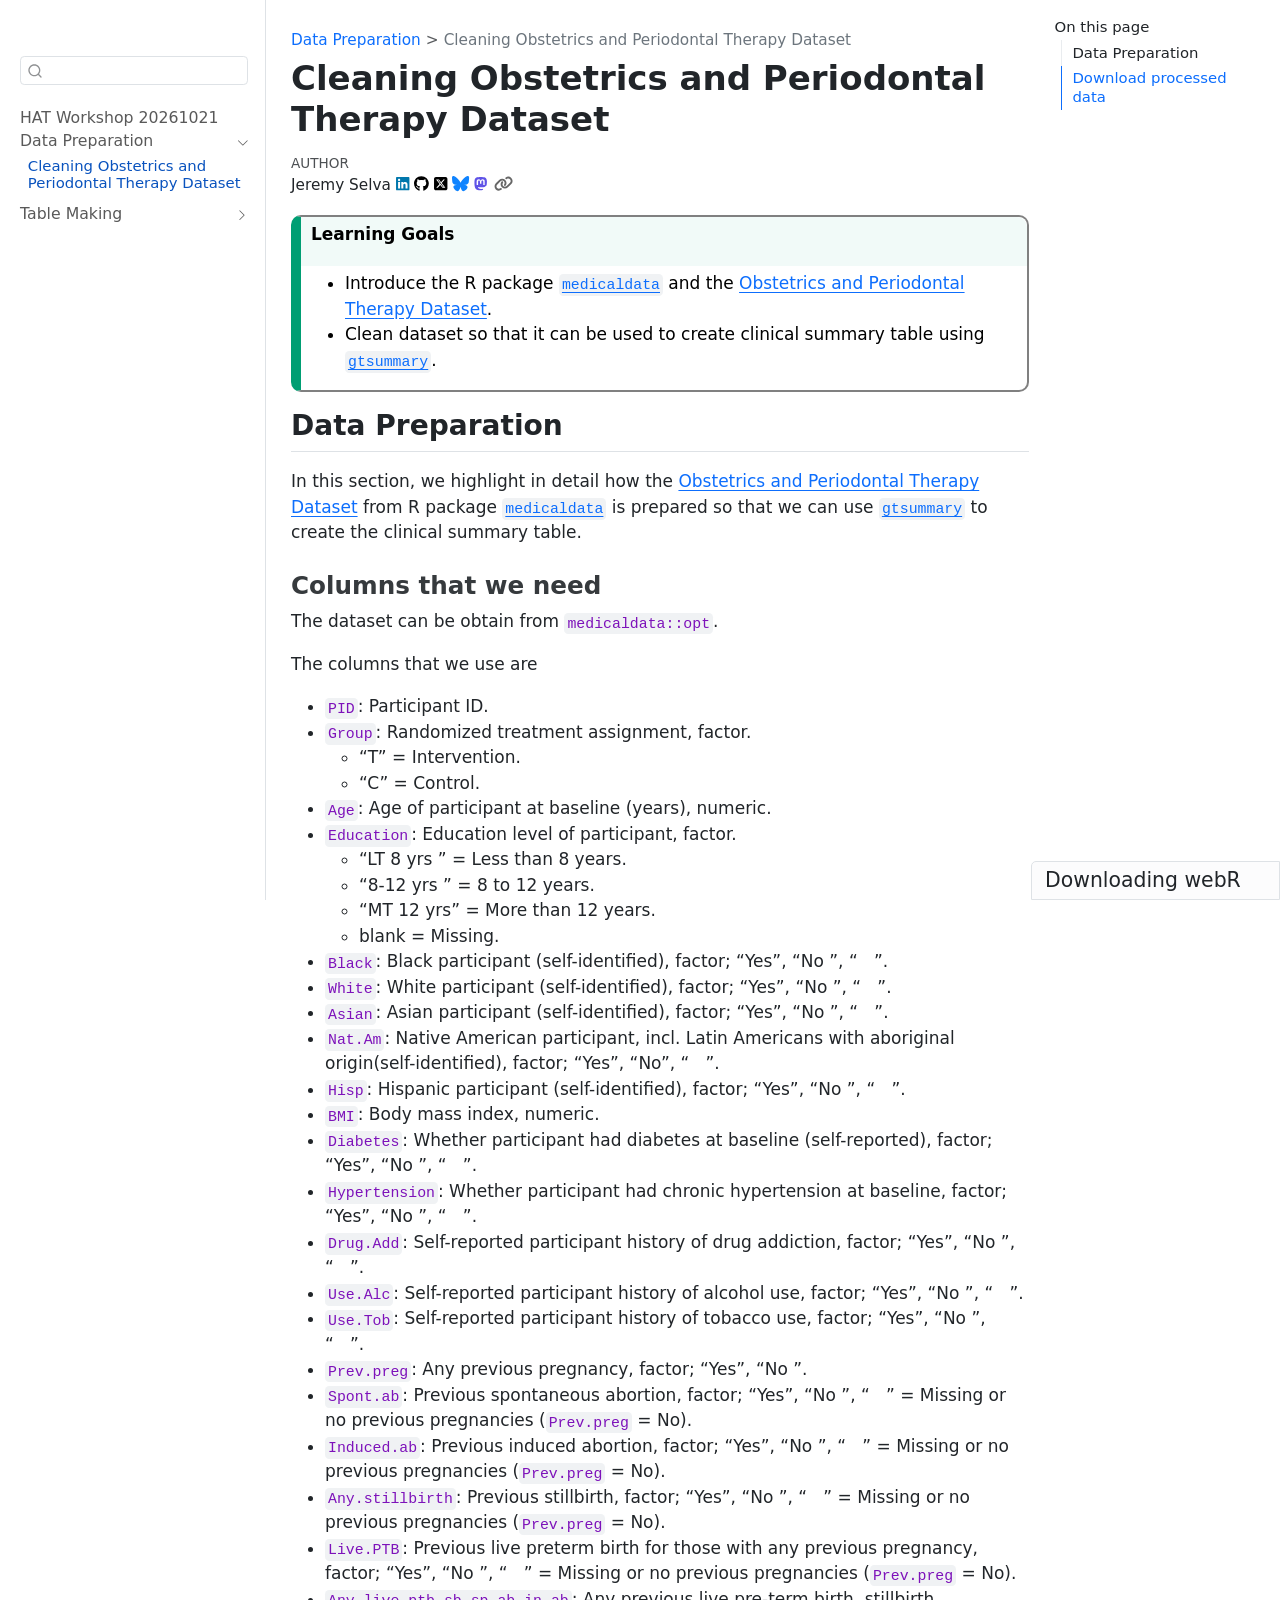
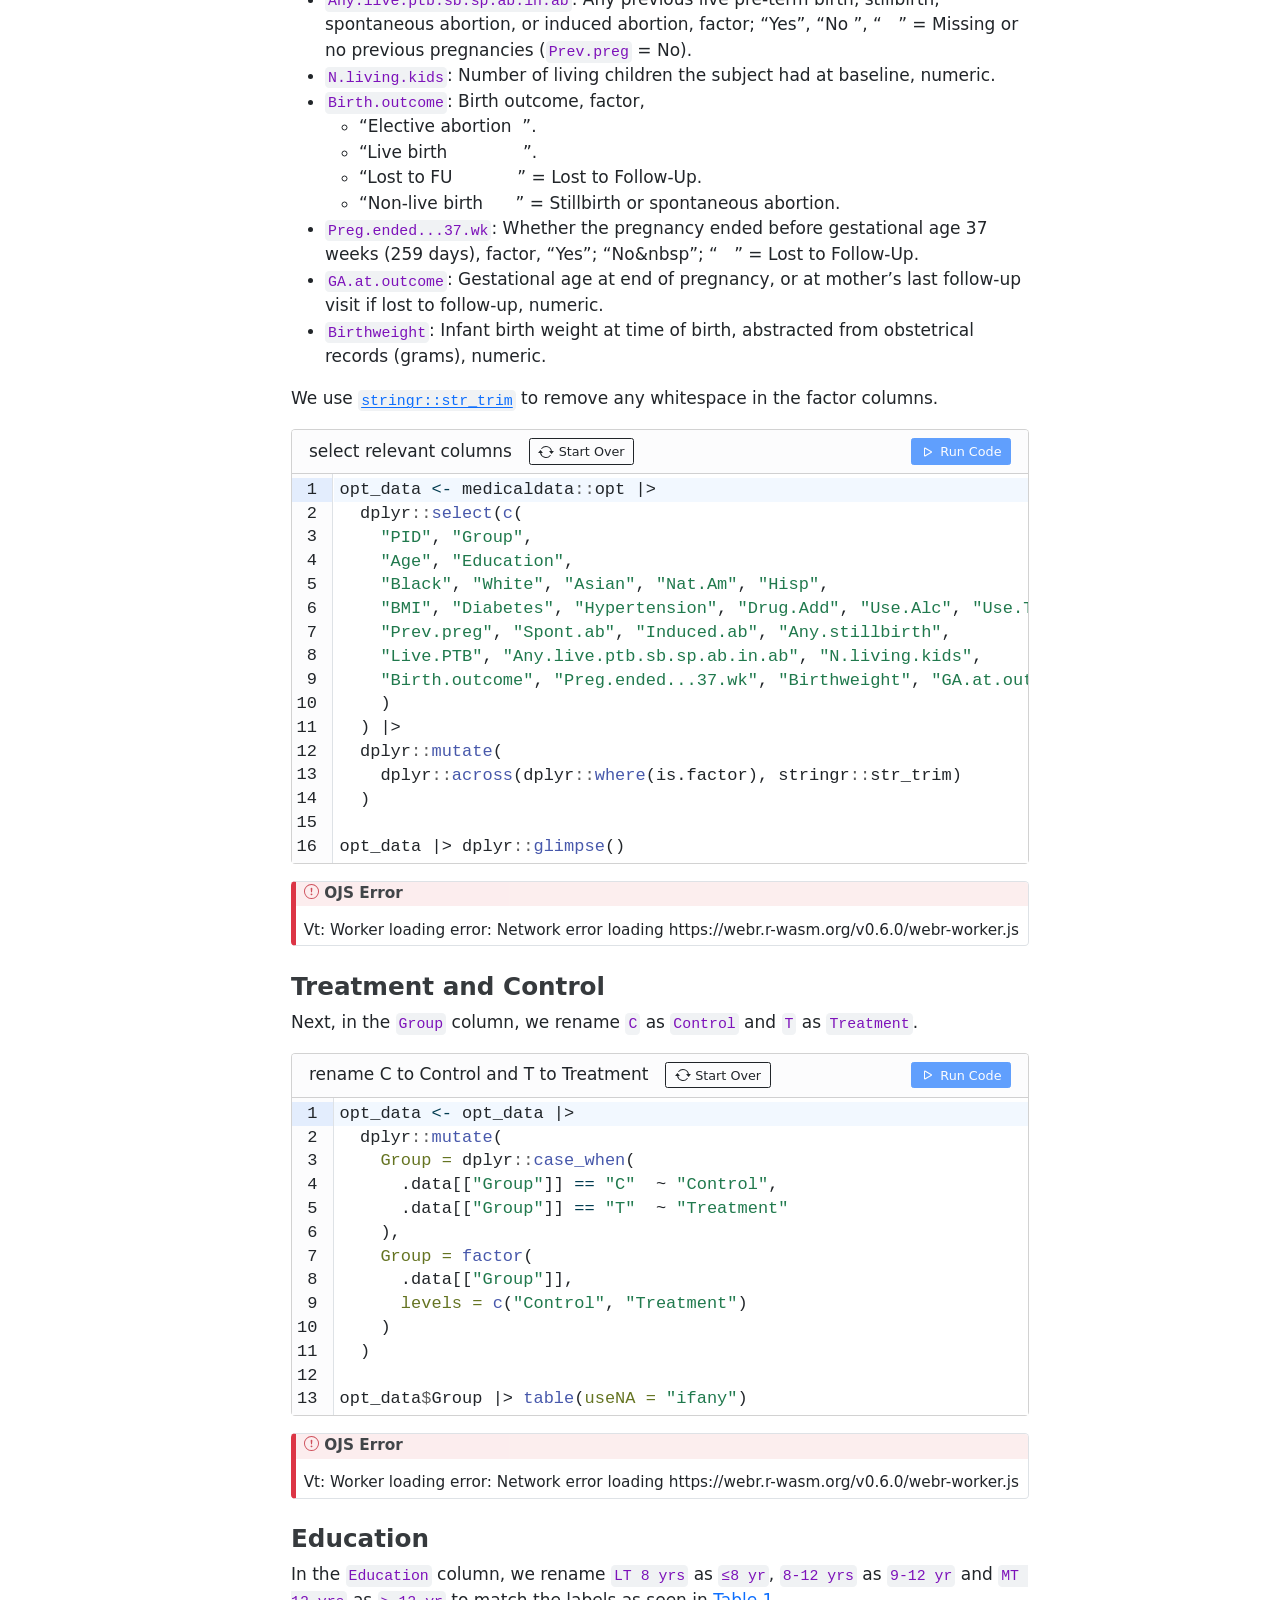
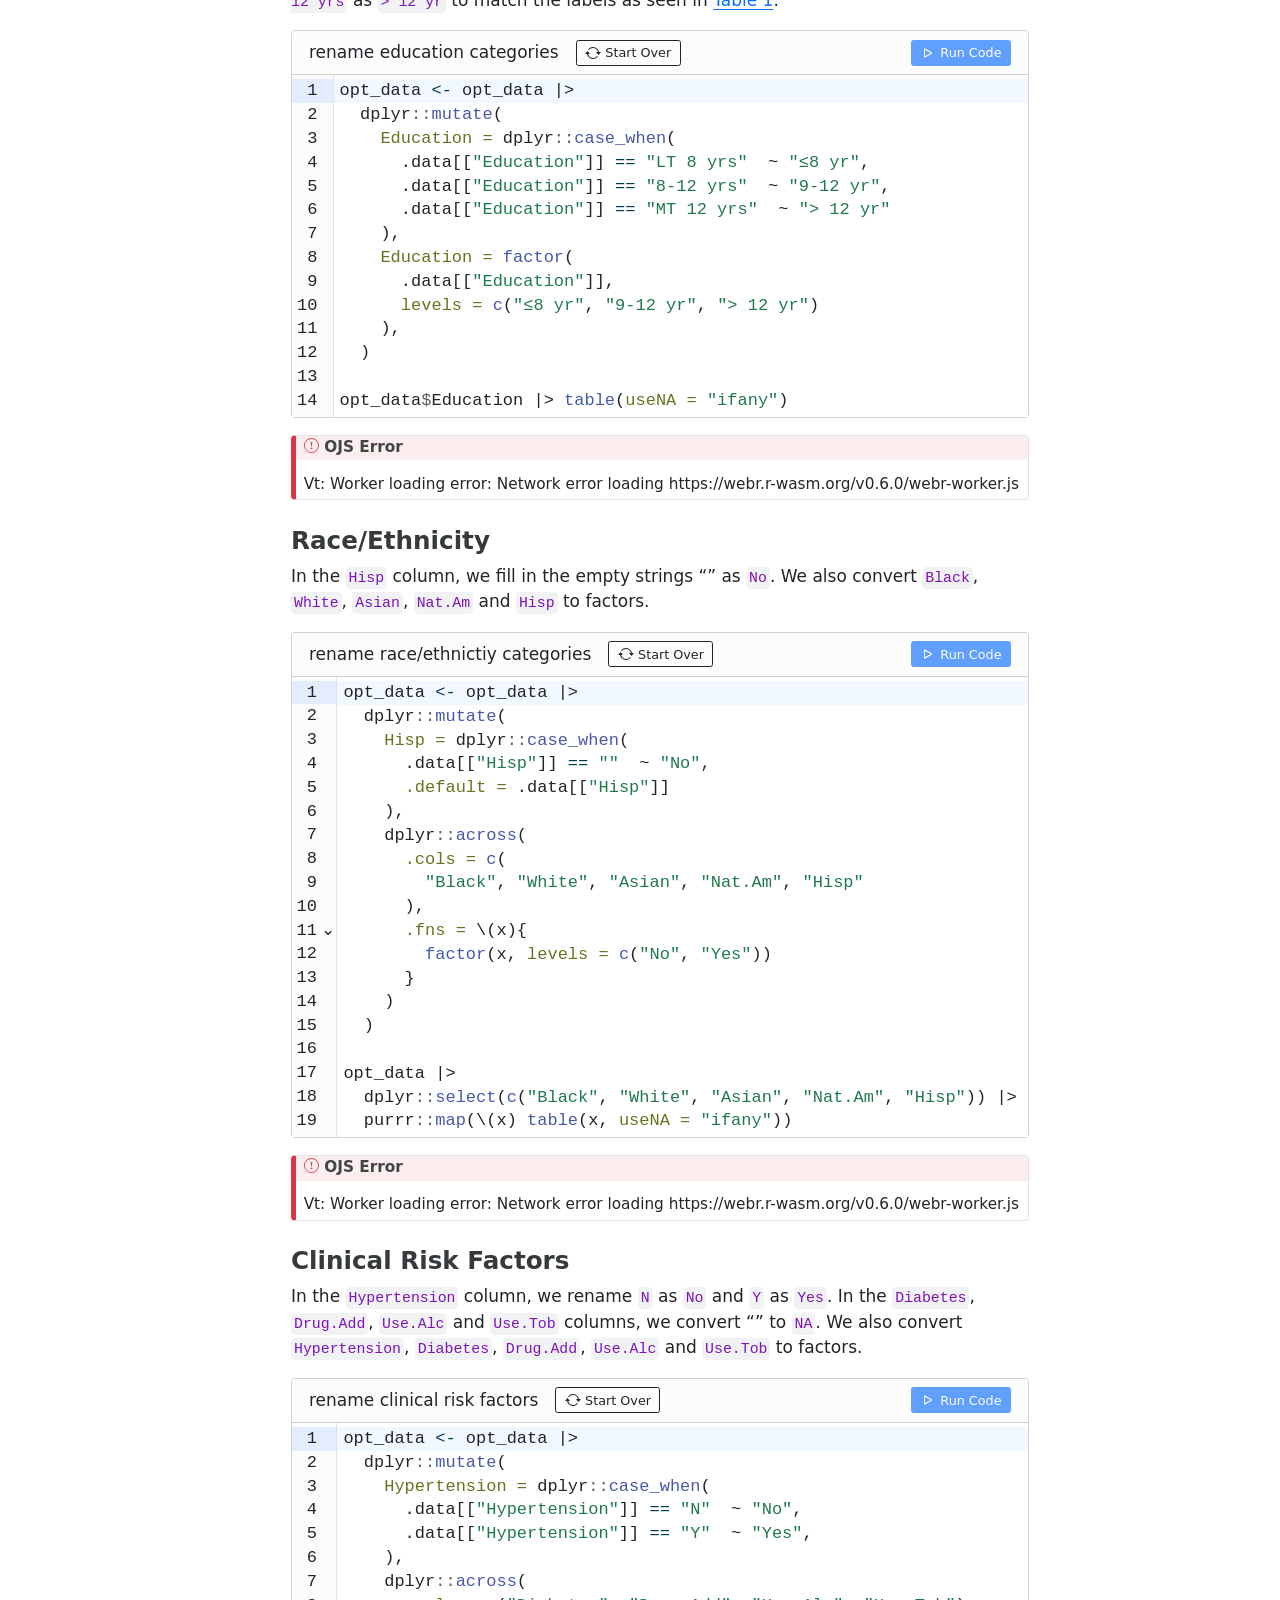
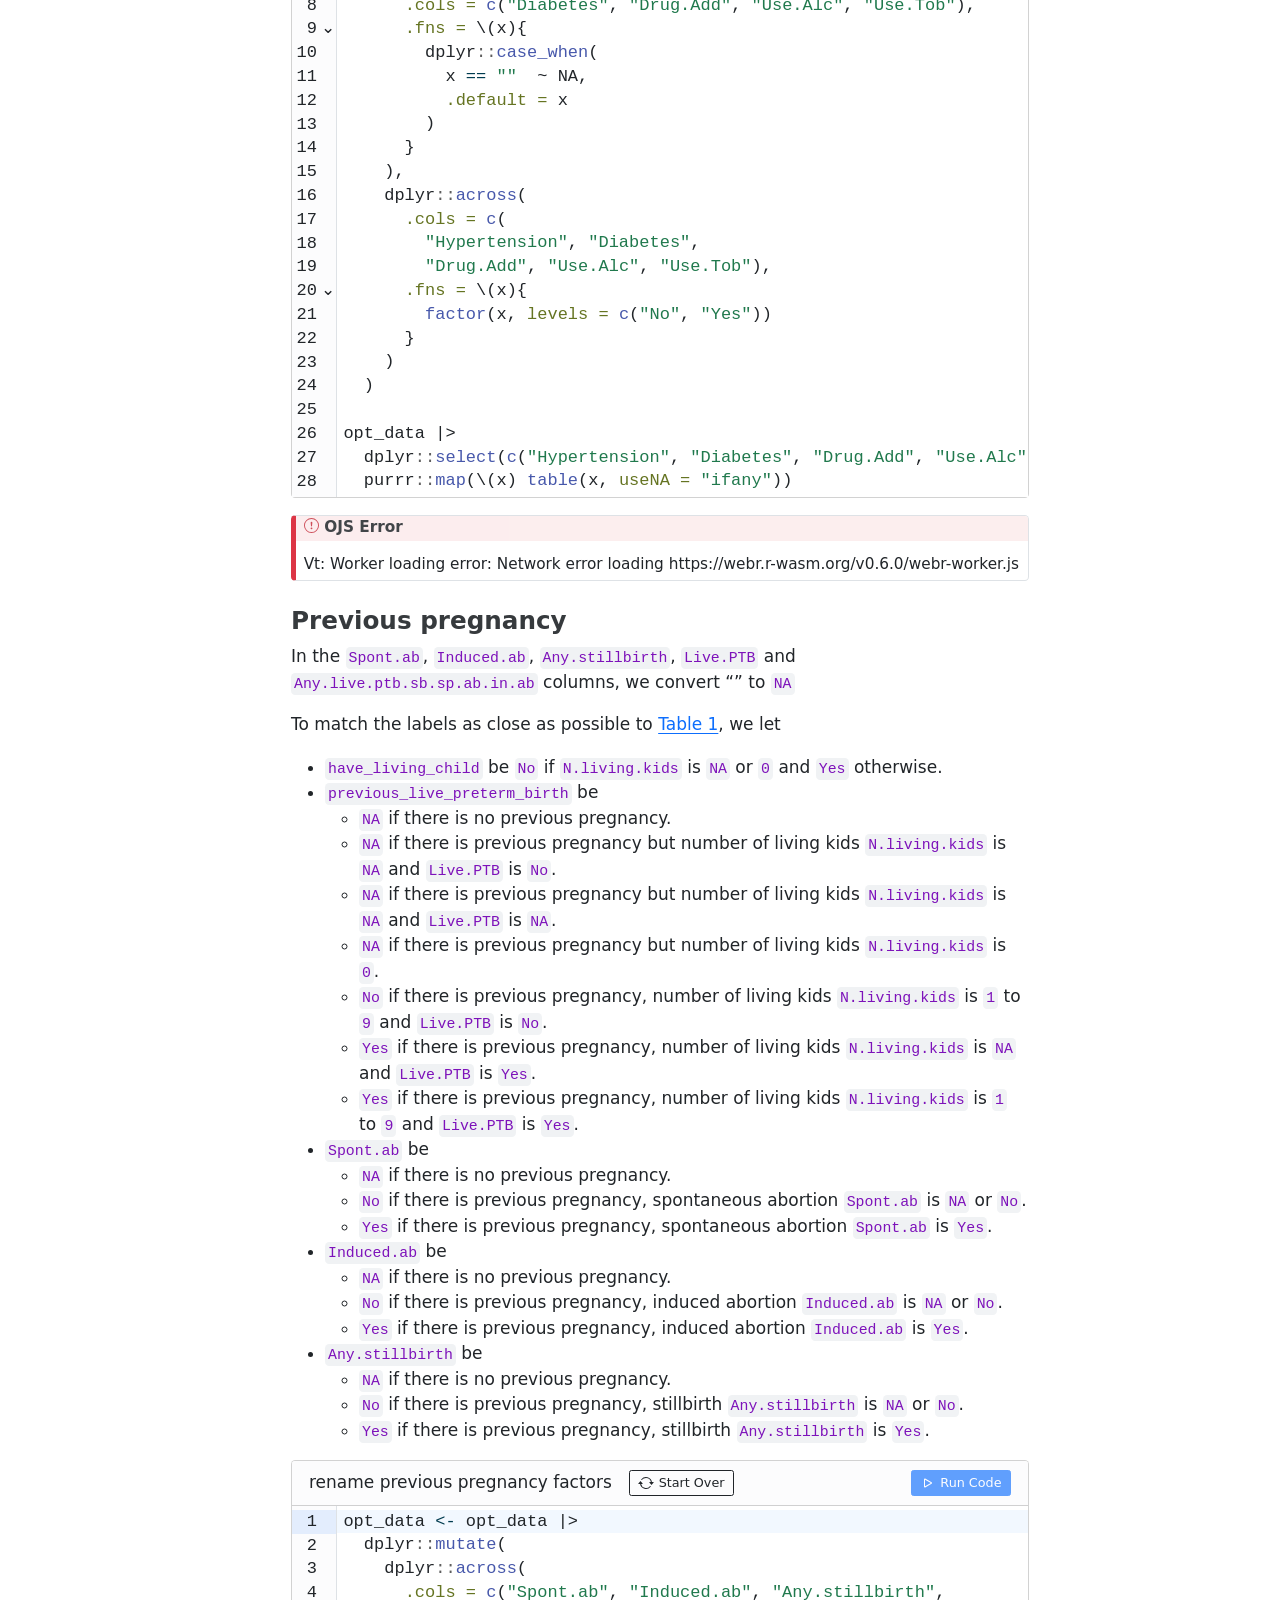
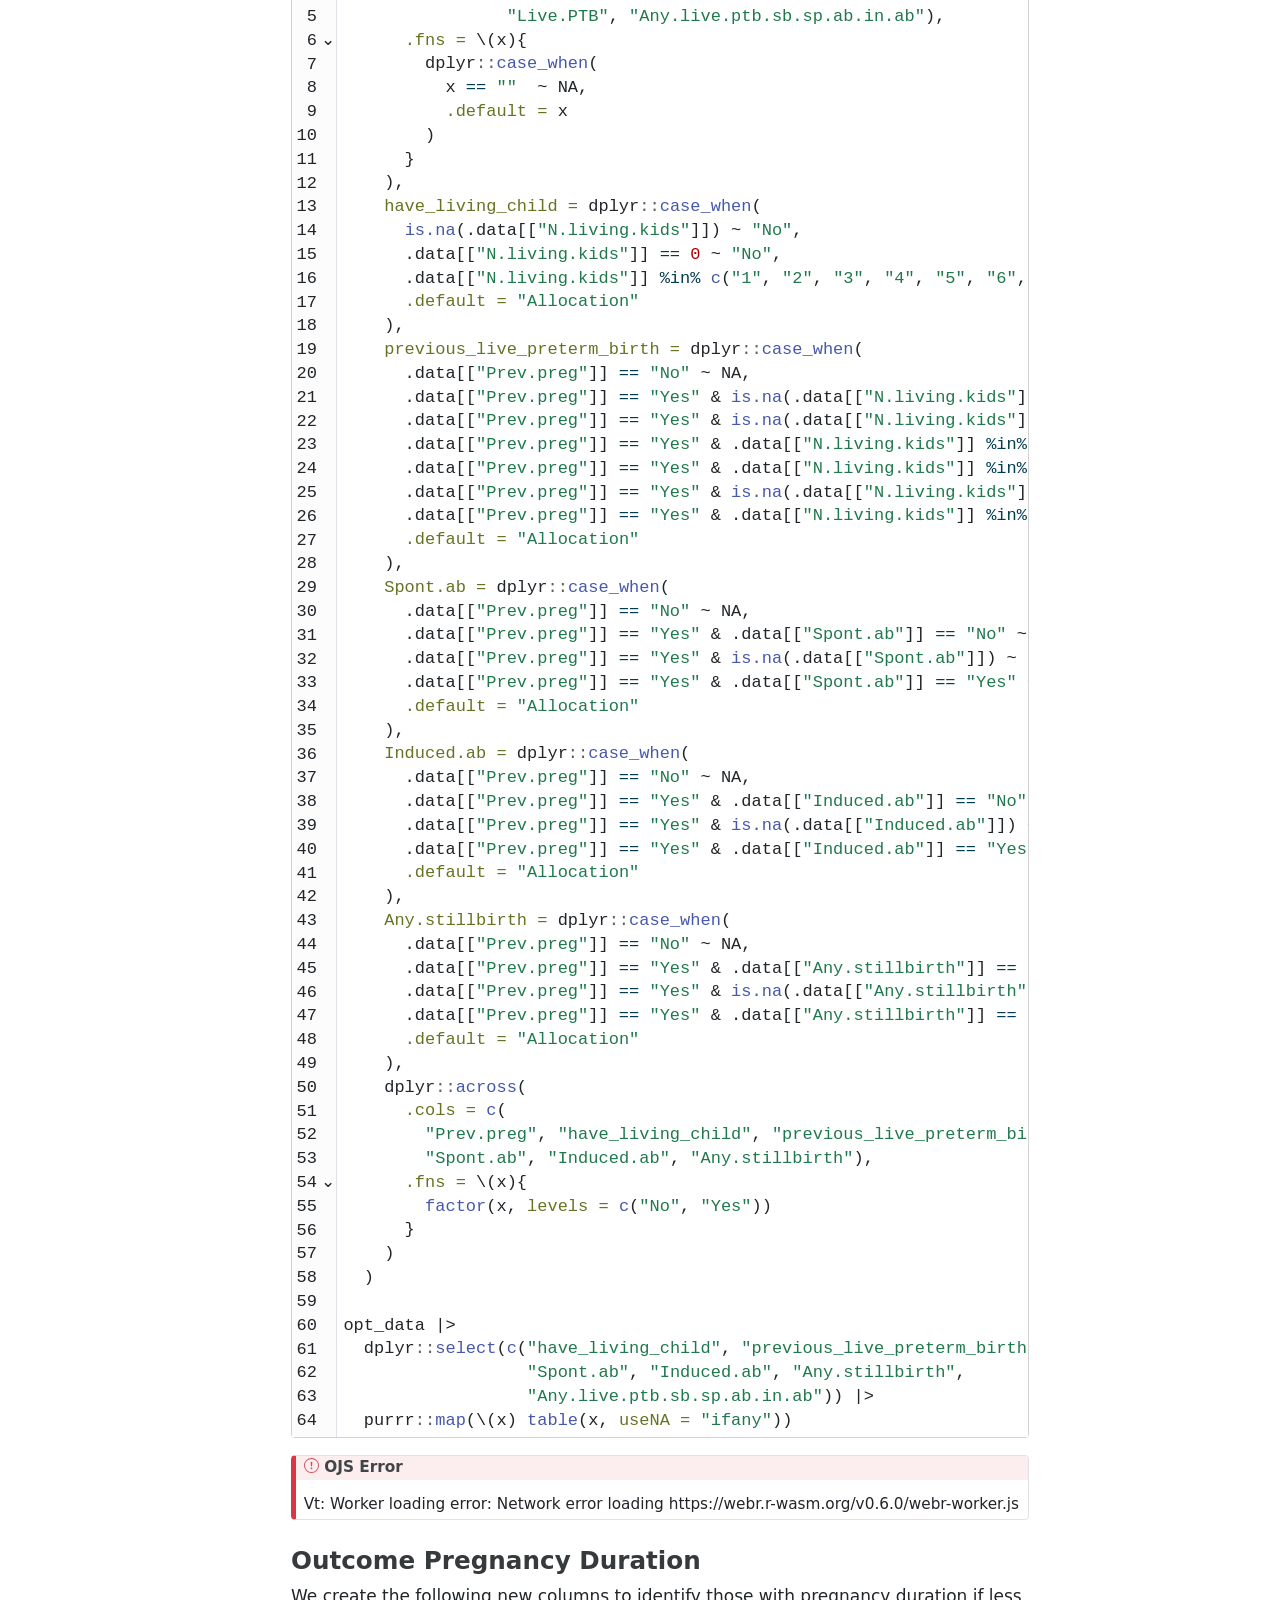
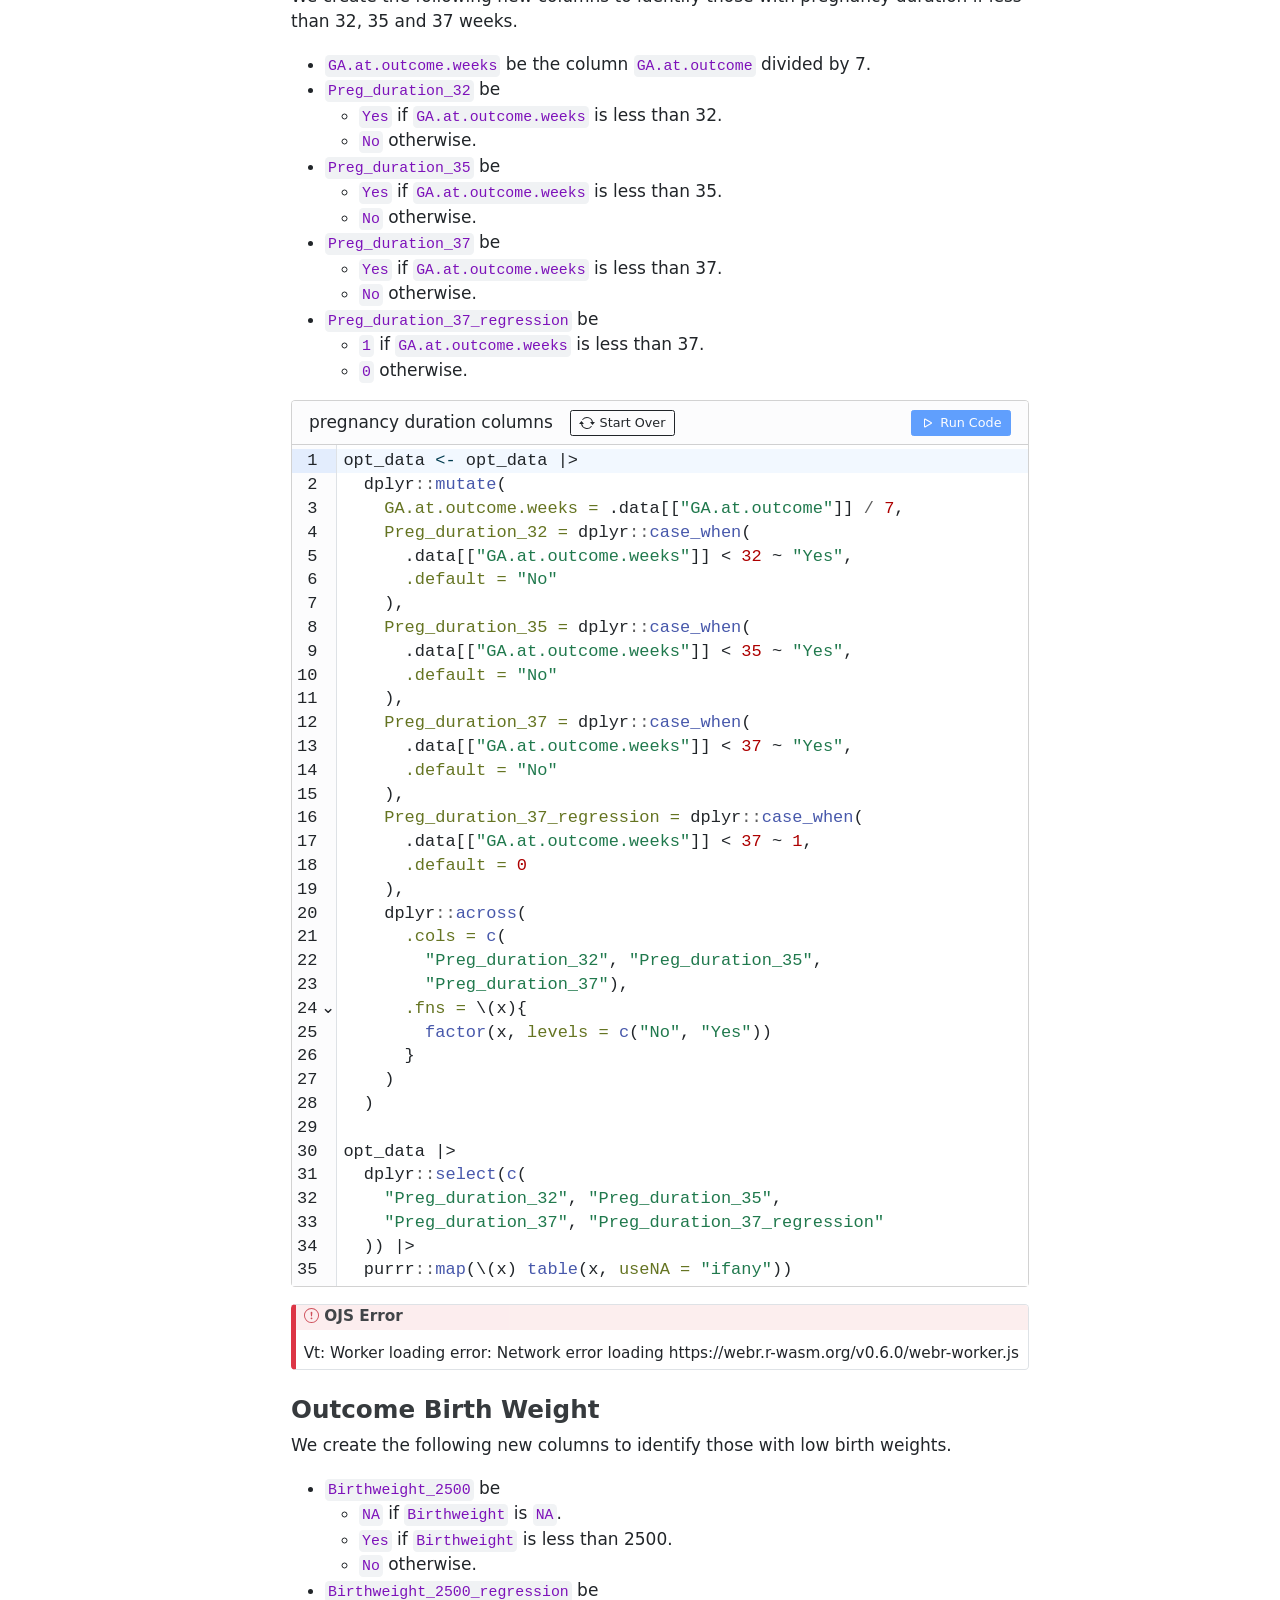
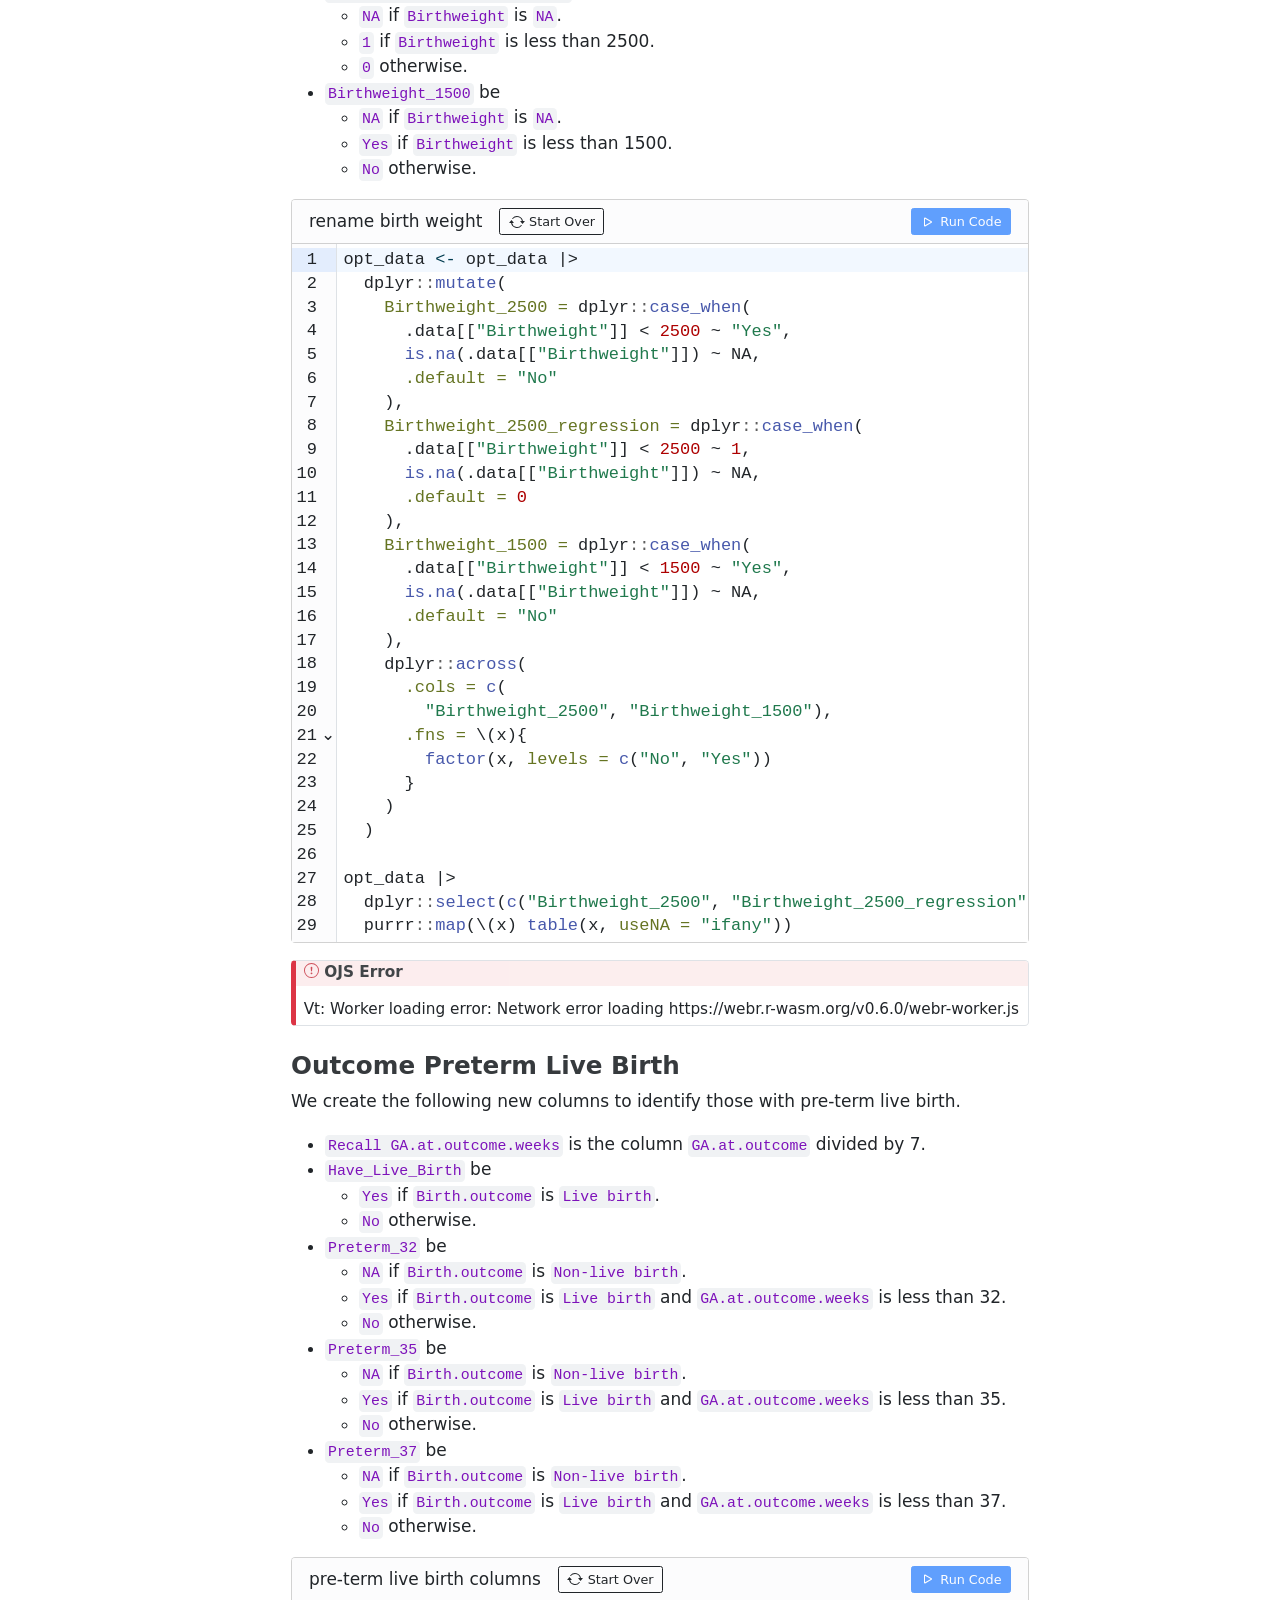
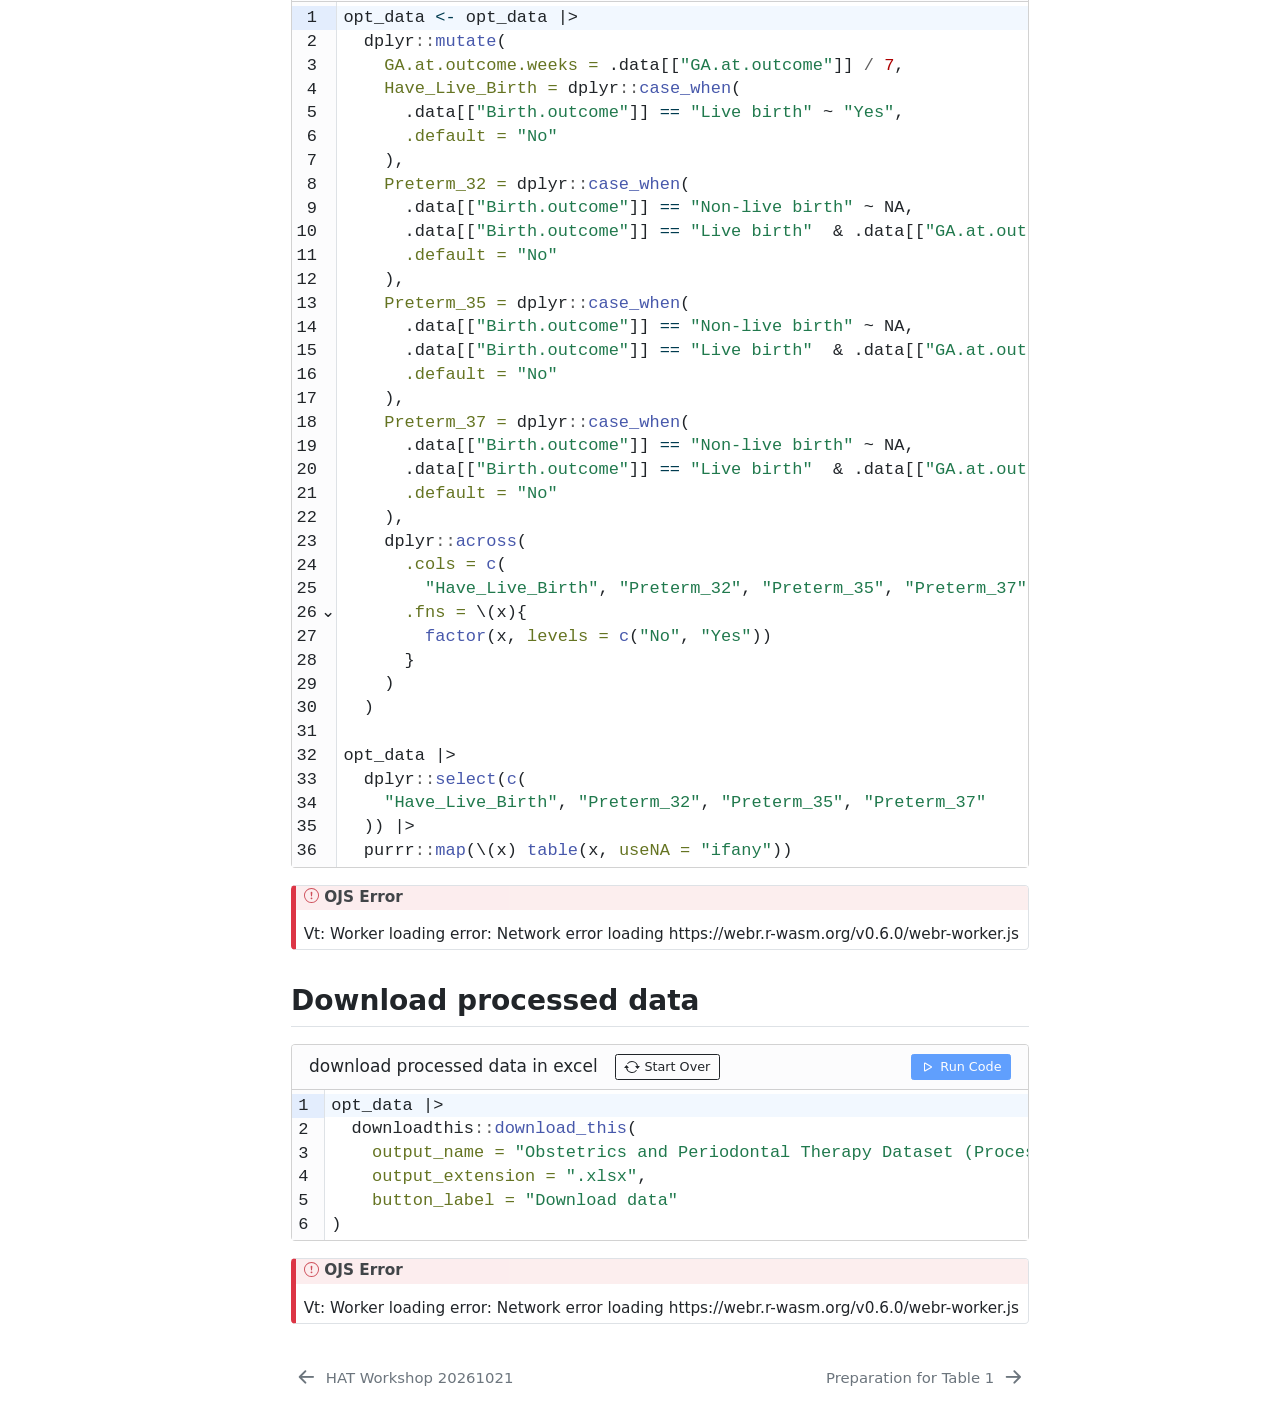
<file: docs/table_basic/prep_data.html>
<!DOCTYPE html>
<html xmlns="http://www.w3.org/1999/xhtml" lang="en" xml:lang="en"><head>

<meta charset="utf-8">
<meta name="generator" content="quarto-1.8.21">

<meta name="viewport" content="width=device-width, initial-scale=1.0, user-scalable=yes">

<meta name="author" content="Jeremy Selva      ">

<title>Cleaning Obstetrics and Periodontal Therapy Dataset – HAT Workshop 20261021</title>
<style>
code{white-space: pre-wrap;}
span.smallcaps{font-variant: small-caps;}
div.columns{display: flex; gap: min(4vw, 1.5em);}
div.column{flex: auto; overflow-x: auto;}
div.hanging-indent{margin-left: 1.5em; text-indent: -1.5em;}
ul.task-list{list-style: none;}
ul.task-list li input[type="checkbox"] {
  width: 0.8em;
  margin: 0 0.8em 0.2em -1em; /* quarto-specific, see https://github.com/quarto-dev/quarto-cli/issues/4556 */ 
  vertical-align: middle;
}
</style>


<script src="../site_libs/quarto-nav/quarto-nav.js"></script>
<script src="../site_libs/quarto-nav/headroom.min.js"></script>
<script src="../site_libs/clipboard/clipboard.min.js"></script>
<script src="../site_libs/quarto-search/autocomplete.umd.js"></script>
<script src="../site_libs/quarto-search/fuse.min.js"></script>
<script src="../site_libs/quarto-search/quarto-search.js"></script>
<meta name="quarto:offset" content="../">
<link href="../table_basic/age_race_edu_table_1.html" rel="next">
<link href="../index.html" rel="prev">
<script src="../site_libs/quarto-html/quarto.js" type="module"></script>
<script src="../site_libs/quarto-html/tabsets/tabsets.js" type="module"></script>
<script src="../site_libs/quarto-html/axe/axe-check.js" type="module"></script>
<script src="../site_libs/quarto-html/popper.min.js"></script>
<script src="../site_libs/quarto-html/tippy.umd.min.js"></script>
<script src="../site_libs/quarto-html/anchor.min.js"></script>
<link href="../site_libs/quarto-html/tippy.css" rel="stylesheet">
<link href="../site_libs/quarto-html/quarto-syntax-highlighting-ea1d7ac60288e0f1efdbc993fd8432ae.css" rel="stylesheet" id="quarto-text-highlighting-styles">
<script src="../site_libs/bootstrap/bootstrap.min.js"></script>
<link href="../site_libs/bootstrap/bootstrap-icons.css" rel="stylesheet">
<link href="../site_libs/bootstrap/bootstrap-2227e5d5faaab9fa46c5a455101016d9.min.css" rel="stylesheet" append-hash="true" id="quarto-bootstrap" data-mode="light">
<script src="../site_libs/quarto-contrib/live-runtime/live-runtime.js" type="module"></script>
<link href="../site_libs/quarto-contrib/live-runtime/live-runtime.css" rel="stylesheet">
<script id="quarto-search-options" type="application/json">{
  "location": "sidebar",
  "copy-button": false,
  "collapse-after": 3,
  "panel-placement": "start",
  "type": "textbox",
  "limit": 50,
  "keyboard-shortcut": [
    "f",
    "/",
    "s"
  ],
  "show-item-context": false,
  "language": {
    "search-no-results-text": "No results",
    "search-matching-documents-text": "matching documents",
    "search-copy-link-title": "Copy link to search",
    "search-hide-matches-text": "Hide additional matches",
    "search-more-match-text": "more match in this document",
    "search-more-matches-text": "more matches in this document",
    "search-clear-button-title": "Clear",
    "search-text-placeholder": "",
    "search-detached-cancel-button-title": "Cancel",
    "search-submit-button-title": "Submit",
    "search-label": "Search"
  }
}</script>
<script type="module" src="../site_libs/quarto-ojs/quarto-ojs-runtime.js"></script>
<link href="../site_libs/quarto-ojs/quarto-ojs.css" rel="stylesheet">


</head>

<body class="nav-sidebar docked quarto-light">

<div id="quarto-search-results"></div>
  <header id="quarto-header" class="headroom fixed-top">
  <nav class="quarto-secondary-nav">
    <div class="container-fluid d-flex">
      <button type="button" class="quarto-btn-toggle btn" data-bs-toggle="collapse" role="button" data-bs-target=".quarto-sidebar-collapse-item" aria-controls="quarto-sidebar" aria-expanded="false" aria-label="Toggle sidebar navigation" onclick="if (window.quartoToggleHeadroom) { window.quartoToggleHeadroom(); }">
        <i class="bi bi-layout-text-sidebar-reverse"></i>
      </button>
        <nav class="quarto-page-breadcrumbs" aria-label="breadcrumb"><ol class="breadcrumb"><li class="breadcrumb-item"><a href="../table_basic/prep_data.html">Data Preparation</a></li><li class="breadcrumb-item"><a href="../table_basic/prep_data.html">Cleaning Obstetrics and Periodontal Therapy Dataset</a></li></ol></nav>
        <a class="flex-grow-1" role="navigation" data-bs-toggle="collapse" data-bs-target=".quarto-sidebar-collapse-item" aria-controls="quarto-sidebar" aria-expanded="false" aria-label="Toggle sidebar navigation" onclick="if (window.quartoToggleHeadroom) { window.quartoToggleHeadroom(); }">      
        </a>
      <button type="button" class="btn quarto-search-button" aria-label="Search" onclick="window.quartoOpenSearch();">
        <i class="bi bi-search"></i>
      </button>
    </div>
  </nav>
</header>
<!-- content -->
<div id="quarto-content" class="quarto-container page-columns page-rows-contents page-layout-article">
<!-- sidebar -->
  <nav id="quarto-sidebar" class="sidebar collapse collapse-horizontal quarto-sidebar-collapse-item sidebar-navigation docked overflow-auto">
    <div class="pt-lg-2 mt-2 text-left sidebar-header">
      <a href="../index.html" class="sidebar-logo-link">
      </a>
      </div>
        <div class="mt-2 flex-shrink-0 align-items-center">
        <div class="sidebar-search">
        <div id="quarto-search" class="" title="Search"></div>
        </div>
        </div>
    <div class="sidebar-menu-container"> 
    <ul class="list-unstyled mt-1">
        <li class="sidebar-item">
  <div class="sidebar-item-container"> 
  <a href="../index.html" class="sidebar-item-text sidebar-link">
 <span class="menu-text">HAT Workshop 20261021</span></a>
  </div>
</li>
        <li class="sidebar-item sidebar-item-section">
      <div class="sidebar-item-container"> 
            <a class="sidebar-item-text sidebar-link text-start" data-bs-toggle="collapse" data-bs-target="#quarto-sidebar-section-1" role="navigation" aria-expanded="true">
 <span class="menu-text">Data Preparation</span></a>
          <a class="sidebar-item-toggle text-start" data-bs-toggle="collapse" data-bs-target="#quarto-sidebar-section-1" role="navigation" aria-expanded="true" aria-label="Toggle section">
            <i class="bi bi-chevron-right ms-2"></i>
          </a> 
      </div>
      <ul id="quarto-sidebar-section-1" class="collapse list-unstyled sidebar-section depth1 show">  
          <li class="sidebar-item">
  <div class="sidebar-item-container"> 
  <a href="../table_basic/prep_data.html" class="sidebar-item-text sidebar-link active">
 <span class="menu-text">Cleaning Obstetrics and Periodontal Therapy Dataset</span></a>
  </div>
</li>
      </ul>
  </li>
        <li class="sidebar-item sidebar-item-section">
      <div class="sidebar-item-container"> 
            <a class="sidebar-item-text sidebar-link text-start collapsed" data-bs-toggle="collapse" data-bs-target="#quarto-sidebar-section-2" role="navigation" aria-expanded="false">
 <span class="menu-text">Table Making</span></a>
          <a class="sidebar-item-toggle text-start collapsed" data-bs-toggle="collapse" data-bs-target="#quarto-sidebar-section-2" role="navigation" aria-expanded="false" aria-label="Toggle section">
            <i class="bi bi-chevron-right ms-2"></i>
          </a> 
      </div>
      <ul id="quarto-sidebar-section-2" class="collapse list-unstyled sidebar-section depth1 ">  
          <li class="sidebar-item">
  <div class="sidebar-item-container"> 
  <a href="../table_basic/age_race_edu_table_1.html" class="sidebar-item-text sidebar-link">
 <span class="menu-text">Preparation for Table 1</span></a>
  </div>
</li>
          <li class="sidebar-item">
  <div class="sidebar-item-container"> 
  <a href="../table_basic/table_1.html" class="sidebar-item-text sidebar-link">
 <span class="menu-text">Building Table 1</span></a>
  </div>
</li>
          <li class="sidebar-item">
  <div class="sidebar-item-container"> 
  <a href="../table_basic/table_2.html" class="sidebar-item-text sidebar-link">
 <span class="menu-text">Building Table 2</span></a>
  </div>
</li>
          <li class="sidebar-item">
  <div class="sidebar-item-container"> 
  <a href="../table_basic/table_3.html" class="sidebar-item-text sidebar-link">
 <span class="menu-text">Building Regression Table</span></a>
  </div>
</li>
      </ul>
  </li>
    </ul>
    </div>
</nav>
<div id="quarto-sidebar-glass" class="quarto-sidebar-collapse-item" data-bs-toggle="collapse" data-bs-target=".quarto-sidebar-collapse-item"></div>
<!-- margin-sidebar -->
    <div id="quarto-margin-sidebar" class="sidebar margin-sidebar">
        <nav id="TOC" role="doc-toc" class="toc-active">
    <h2 id="toc-title">On this page</h2>
   
  <ul>
  <li><a href="#data-preparation" id="toc-data-preparation" class="nav-link active" data-scroll-target="#data-preparation">Data Preparation</a>
  <ul class="collapse">
  <li><a href="#columns-that-we-need" id="toc-columns-that-we-need" class="nav-link" data-scroll-target="#columns-that-we-need">Columns that we need</a></li>
  <li><a href="#treatment-and-control" id="toc-treatment-and-control" class="nav-link" data-scroll-target="#treatment-and-control">Treatment and Control</a></li>
  <li><a href="#education" id="toc-education" class="nav-link" data-scroll-target="#education">Education</a></li>
  <li><a href="#raceethnicity" id="toc-raceethnicity" class="nav-link" data-scroll-target="#raceethnicity">Race/Ethnicity</a></li>
  <li><a href="#clinical-risk-factors" id="toc-clinical-risk-factors" class="nav-link" data-scroll-target="#clinical-risk-factors">Clinical Risk Factors</a></li>
  <li><a href="#previous-pregnancy" id="toc-previous-pregnancy" class="nav-link" data-scroll-target="#previous-pregnancy">Previous pregnancy</a></li>
  <li><a href="#outcome-pregnancy-duration" id="toc-outcome-pregnancy-duration" class="nav-link" data-scroll-target="#outcome-pregnancy-duration">Outcome Pregnancy Duration</a></li>
  <li><a href="#outcome-birth-weight" id="toc-outcome-birth-weight" class="nav-link" data-scroll-target="#outcome-birth-weight">Outcome Birth Weight</a></li>
  <li><a href="#outcome-preterm-live-birth" id="toc-outcome-preterm-live-birth" class="nav-link" data-scroll-target="#outcome-preterm-live-birth">Outcome Preterm Live Birth</a></li>
  </ul></li>
  <li><a href="#download-processed-data" id="toc-download-processed-data" class="nav-link" data-scroll-target="#download-processed-data">Download processed data</a></li>
  </ul>
</nav>
    </div>
<!-- main -->
<main class="content" id="quarto-document-content">

<header id="title-block-header" class="quarto-title-block default"><nav class="quarto-page-breadcrumbs quarto-title-breadcrumbs d-none d-lg-block" aria-label="breadcrumb"><ol class="breadcrumb"><li class="breadcrumb-item"><a href="../table_basic/prep_data.html">Data Preparation</a></li><li class="breadcrumb-item"><a href="../table_basic/prep_data.html">Cleaning Obstetrics and Periodontal Therapy Dataset</a></li></ol></nav>
<div class="quarto-title">
<h1 class="title">Cleaning Obstetrics and Periodontal Therapy Dataset</h1>
</div>



<div class="quarto-title-meta">

    <div>
    <div class="quarto-title-meta-heading">Author</div>
    <div class="quarto-title-meta-contents">
             <p>Jeremy Selva <a href="https://www.linkedin.com/in/jeremy-selva-085b9112a/" target="_blank"><svg aria-hidden="true" role="img" viewbox="0 0 448 512" style="height:1em;width:0.88em;vertical-align:-0.125em;margin-left:auto;margin-right:auto;font-size:inherit;fill:#0077ac;overflow:visible;position:relative;"><path d="M416 32H31.9C14.3 32 0 46.5 0 64.3v383.4C0 465.5 14.3 480 31.9 480H416c17.6 0 32-14.5 32-32.3V64.3c0-17.8-14.4-32.3-32-32.3zM135.4 416H69V202.2h66.5V416zm-33.2-243c-21.3 0-38.5-17.3-38.5-38.5S80.9 96 102.2 96c21.2 0 38.5 17.3 38.5 38.5 0 21.3-17.2 38.5-38.5 38.5zm282.1 243h-66.4V312c0-24.8-.5-56.7-34.5-56.7-34.6 0-39.9 27-39.9 54.9V416h-66.4V202.2h63.7v29.2h.9c8.9-16.8 30.6-34.5 62.9-34.5 67.2 0 79.7 44.3 79.7 101.9V416z"></path></svg></a> <a href="https://github.com/JauntyJJS" target="_blank"><svg aria-hidden="true" role="img" viewbox="0 0 496 512" style="height:1em;width:0.97em;vertical-align:-0.125em;margin-left:auto;margin-right:auto;font-size:inherit;fill:#000000;overflow:visible;position:relative;"><path d="M165.9 397.4c0 2-2.3 3.6-5.2 3.6-3.3.3-5.6-1.3-5.6-3.6 0-2 2.3-3.6 5.2-3.6 3-.3 5.6 1.3 5.6 3.6zm-31.1-4.5c-.7 2 1.3 4.3 4.3 4.9 2.6 1 5.6 0 6.2-2s-1.3-4.3-4.3-5.2c-2.6-.7-5.5.3-6.2 2.3zm44.2-1.7c-2.9.7-4.9 2.6-4.6 4.9.3 2 2.9 3.3 5.9 2.6 2.9-.7 4.9-2.6 4.6-4.6-.3-1.9-3-3.2-5.9-2.9zM244.8 8C106.1 8 0 113.3 0 252c0 110.9 69.8 205.8 169.5 239.2 12.8 2.3 17.3-5.6 17.3-12.1 0-6.2-.3-40.4-.3-61.4 0 0-70 15-84.7-29.8 0 0-11.4-29.1-27.8-36.6 0 0-22.9-15.7 1.6-15.4 0 0 24.9 2 38.6 25.8 21.9 38.6 58.6 27.5 72.9 20.9 2.3-16 8.8-27.1 16-33.7-55.9-6.2-112.3-14.3-112.3-110.5 0-27.5 7.6-41.3 23.6-58.9-2.6-6.5-11.1-33.3 2.6-67.9 20.9-6.5 69 27 69 27 20-5.6 41.5-8.5 62.8-8.5s42.8 2.9 62.8 8.5c0 0 48.1-33.6 69-27 13.7 34.7 5.2 61.4 2.6 67.9 16 17.7 25.8 31.5 25.8 58.9 0 96.5-58.9 104.2-114.8 110.5 9.2 7.9 17 22.9 17 46.4 0 33.7-.3 75.4-.3 83.6 0 6.5 4.6 14.4 17.3 12.1C428.2 457.8 496 362.9 496 252 496 113.3 383.5 8 244.8 8zM97.2 352.9c-1.3 1-1 3.3.7 5.2 1.6 1.6 3.9 2.3 5.2 1 1.3-1 1-3.3-.7-5.2-1.6-1.6-3.9-2.3-5.2-1zm-10.8-8.1c-.7 1.3.3 2.9 2.3 3.9 1.6 1 3.6.7 4.3-.7.7-1.3-.3-2.9-2.3-3.9-2-.6-3.6-.3-4.3.7zm32.4 35.6c-1.6 1.3-1 4.3 1.3 6.2 2.3 2.3 5.2 2.6 6.5 1 1.3-1.3.7-4.3-1.3-6.2-2.2-2.3-5.2-2.6-6.5-1zm-11.4-14.7c-1.6 1-1.6 3.6 0 5.9 1.6 2.3 4.3 3.3 5.6 2.3 1.6-1.3 1.6-3.9 0-6.2-1.4-2.3-4-3.3-5.6-2z"></path></svg></a> <a href="https://twitter.com/JauntyJJS" target="_blank"><svg aria-hidden="true" role="img" viewbox="0 0 448 512" style="height:1em;width:0.88em;vertical-align:-0.125em;margin-left:auto;margin-right:auto;font-size:inherit;fill:#000000;overflow:visible;position:relative;"><path d="M64 32C28.7 32 0 60.7 0 96V416c0 35.3 28.7 64 64 64H384c35.3 0 64-28.7 64-64V96c0-35.3-28.7-64-64-64H64zm297.1 84L257.3 234.6 379.4 396H283.8L209 298.1 123.3 396H75.8l111-126.9L69.7 116h98l67.7 89.5L313.6 116h47.5zM323.3 367.6L153.4 142.9H125.1L296.9 367.6h26.3z"></path></svg></a> <a href="https://bsky.app/profile/jauntyjjs.bsky.social" target="_blank"><svg aria-hidden="true" role="img" viewbox="0 0 576 512" style="height:1em;width:1.12em;vertical-align:-0.125em;margin-left:auto;margin-right:auto;font-size:inherit;fill:#1084ff;overflow:visible;position:relative;"><path d="M407.8 294.7c-3.3-.4-6.7-.8-10-1.3c3.4 .4 6.7 .9 10 1.3zM288 227.1C261.9 176.4 190.9 81.9 124.9 35.3C61.6-9.4 37.5-1.7 21.6 5.5C3.3 13.8 0 41.9 0 58.4S9.1 194 15 213.9c19.5 65.7 89.1 87.9 153.2 80.7c3.3-.5 6.6-.9 10-1.4c-3.3 .5-6.6 1-10 1.4C74.3 308.6-9.1 342.8 100.3 464.5C220.6 589.1 265.1 437.8 288 361.1c22.9 76.7 49.2 222.5 185.6 103.4c102.4-103.4 28.1-156-65.8-169.9c-3.3-.4-6.7-.8-10-1.3c3.4 .4 6.7 .9 10 1.3c64.1 7.1 133.6-15.1 153.2-80.7C566.9 194 576 75 576 58.4s-3.3-44.7-21.6-52.9c-15.8-7.1-40-14.9-103.2 29.8C385.1 81.9 314.1 176.4 288 227.1z"></path></svg></a> <a href="https://fosstodon.org/@JauntyJJS" target="_blank"><svg aria-hidden="true" role="img" viewbox="0 0 512 512" style="height:1em;width:1em;vertical-align:-0.125em;margin-left:auto;margin-right:auto;font-size:inherit;fill:#5f53e7;overflow:visible;position:relative;"><path d="M433 179.1c0-97.2-63.7-125.7-63.7-125.7-62.5-28.7-228.6-28.4-290.5 0 0 0-63.7 28.5-63.7 125.7 0 115.7-6.6 259.4 105.6 289.1 40.5 10.7 75.3 13 103.3 11.4 50.8-2.8 79.3-18.1 79.3-18.1l-1.7-36.9s-36.3 11.4-77.1 10.1c-40.4-1.4-83-4.4-89.6-54a102.5 102.5 0 0 1 -.9-13.9c85.6 20.9 158.7 9.1 178.8 6.7 56.1-6.7 105-41.3 111.2-72.9 9.8-49.8 9-121.5 9-121.5zm-75.1 125.2h-46.6v-114.2c0-49.7-64-51.6-64 6.9v62.5h-46.3V197c0-58.5-64-56.6-64-6.9v114.2H90.2c0-122.1-5.2-147.9 18.4-175 25.9-28.9 79.8-30.8 103.8 6.1l11.6 19.5 11.6-19.5c24.1-37.1 78.1-34.8 103.8-6.1 23.7 27.3 18.4 53 18.4 175z"></path></svg></a> <a href="https://jeremy-selva.netlify.app/" target="_blank"><svg aria-hidden="true" role="img" viewbox="0 0 640 512" style="height:1em;width:1.25em;vertical-align:-0.125em;margin-left:auto;margin-right:auto;font-size:inherit;fill:#666666;overflow:visible;position:relative;"><path d="M579.8 267.7c56.5-56.5 56.5-148 0-204.5c-50-50-128.8-56.5-186.3-15.4l-1.6 1.1c-14.4 10.3-17.7 30.3-7.4 44.6s30.3 17.7 44.6 7.4l1.6-1.1c32.1-22.9 76-19.3 103.8 8.6c31.5 31.5 31.5 82.5 0 114L422.3 334.8c-31.5 31.5-82.5 31.5-114 0c-27.9-27.9-31.5-71.8-8.6-103.8l1.1-1.6c10.3-14.4 6.9-34.4-7.4-44.6s-34.4-6.9-44.6 7.4l-1.1 1.6C206.5 251.2 213 330 263 380c56.5 56.5 148 56.5 204.5 0L579.8 267.7zM60.2 244.3c-56.5 56.5-56.5 148 0 204.5c50 50 128.8 56.5 186.3 15.4l1.6-1.1c14.4-10.3 17.7-30.3 7.4-44.6s-30.3-17.7-44.6-7.4l-1.6 1.1c-32.1 22.9-76 19.3-103.8-8.6C74 372 74 321 105.5 289.5L217.7 177.2c31.5-31.5 82.5-31.5 114 0c27.9 27.9 31.5 71.8 8.6 103.9l-1.1 1.6c-10.3 14.4-6.9 34.4 7.4 44.6s34.4 6.9 44.6-7.4l1.1-1.6C433.5 260.8 427 182 377 132c-56.5-56.5-148-56.5-204.5 0L60.2 244.3z"></path></svg></a> </p>
          </div>
  </div>
    
  
    
  </div>
  


</header>


<div class="goals">
<div class="goals-header">
<p>Learning Goals</p>
</div>
<div class="goals-container">
<ul>
<li>Introduce the R package <a href="https://higgi13425.github.io/medicaldata/index.html" target="_blank"><code>medicaldata</code></a> and the <a href="https://higgi13425.github.io/medicaldata/reference/opt.html" target="_blank">Obstetrics and Periodontal Therapy Dataset</a>.</li>
<li>Clean dataset so that it can be used to create clinical summary table using <a href="https://www.danieldsjoberg.com/gtsummary/" target="_blank"><code>gtsummary</code></a>.</li>
</ul>
</div>
</div>
<section id="data-preparation" class="level2">
<h2 class="anchored" data-anchor-id="data-preparation">Data Preparation</h2>
<p>In this section, we highlight in detail how the <a href="https://higgi13425.github.io/medicaldata/reference/opt.html" target="_blank">Obstetrics and Periodontal Therapy Dataset</a> from R package <a href="https://higgi13425.github.io/medicaldata/index.html" target="_blank"><code>medicaldata</code></a> is prepared so that we can use <a href="https://www.danieldsjoberg.com/gtsummary/" target="_blank"><code>gtsummary</code></a> to create the clinical summary table.</p>
<section id="columns-that-we-need" class="level3">
<h3 class="anchored" data-anchor-id="columns-that-we-need">Columns that we need</h3>
<p>The dataset can be obtain from <code>medicaldata::opt</code>.</p>
<p>The columns that we use are</p>
<ul>
<li><code>PID</code>: Participant ID.</li>
<li><code>Group</code>: Randomized treatment assignment, factor.
<ul>
<li>“T” = Intervention.</li>
<li>“C” = Control.</li>
</ul></li>
<li><code>Age</code>: Age of participant at baseline (years), numeric.</li>
<li><code>Education</code>: Education level of participant, factor.
<ul>
<li>“LT 8 yrs&nbsp;” = Less than 8 years.</li>
<li>“8-12 yrs&nbsp;” = 8 to 12 years.</li>
<li>“MT 12 yrs” = More than 12 years.</li>
<li>blank = Missing.</li>
</ul></li>
<li><code>Black</code>: Black participant (self-identified), factor; “Yes”, “No&nbsp;”, “&nbsp;&nbsp;&nbsp;”.</li>
<li><code>White</code>: White participant (self-identified), factor; “Yes”, “No&nbsp;”, “&nbsp;&nbsp;&nbsp;”.</li>
<li><code>Asian</code>: Asian participant (self-identified), factor; “Yes”, “No&nbsp;”, “&nbsp;&nbsp;&nbsp;”.</li>
<li><code>Nat.Am</code>: Native American participant, incl.&nbsp;Latin Americans with aboriginal origin(self-identified), factor; “Yes”, “No”, “&nbsp;&nbsp;&nbsp;”.</li>
<li><code>Hisp</code>: Hispanic participant (self-identified), factor; “Yes”, “No&nbsp;”, “&nbsp;&nbsp;&nbsp;”.</li>
<li><code>BMI</code>: Body mass index, numeric.</li>
<li><code>Diabetes</code>: Whether participant had diabetes at baseline (self-reported), factor; “Yes”, “No&nbsp;”, “&nbsp;&nbsp;&nbsp;”.</li>
<li><code>Hypertension</code>: Whether participant had chronic hypertension at baseline, factor; “Yes”, “No&nbsp;”, “&nbsp;&nbsp;&nbsp;”.</li>
<li><code>Drug.Add</code>: Self-reported participant history of drug addiction, factor; “Yes”, “No&nbsp;”, “&nbsp;&nbsp;&nbsp;”.</li>
<li><code>Use.Alc</code>: Self-reported participant history of alcohol use, factor; “Yes”, “No&nbsp;”, “&nbsp;&nbsp;&nbsp;”.</li>
<li><code>Use.Tob</code>: Self-reported participant history of tobacco use, factor; “Yes”, “No&nbsp;”, “&nbsp;&nbsp;&nbsp;”.</li>
<li><code>Prev.preg</code>: Any previous pregnancy, factor; “Yes”, “No&nbsp;”.</li>
<li><code>Spont.ab</code>: Previous spontaneous abortion, factor; “Yes”, “No&nbsp;”, “&nbsp;&nbsp;&nbsp;” = Missing or no previous pregnancies (<code>Prev.preg</code> = No).</li>
<li><code>Induced.ab</code>: Previous induced abortion, factor; “Yes”, “No&nbsp;”, “&nbsp;&nbsp;&nbsp;” = Missing or no previous pregnancies (<code>Prev.preg</code> = No).</li>
<li><code>Any.stillbirth</code>: Previous stillbirth, factor; “Yes”, “No&nbsp;”, “&nbsp;&nbsp;&nbsp;” = Missing or no previous pregnancies (<code>Prev.preg</code> = No).</li>
<li><code>Live.PTB</code>: Previous live preterm birth for those with any previous pregnancy, factor; “Yes”, “No&nbsp;”, “&nbsp;&nbsp;&nbsp;” = Missing or no previous pregnancies (<code>Prev.preg</code> = No).</li>
<li><code>Any.live.ptb.sb.sp.ab.in.ab</code>: Any previous live pre-term birth, stillbirth, spontaneous abortion, or induced abortion, factor; “Yes”, “No&nbsp;”, “&nbsp;&nbsp;&nbsp;” = Missing or no previous pregnancies (<code>Prev.preg</code> = No).</li>
<li><code>N.living.kids</code>: Number of living children the subject had at baseline, numeric.</li>
<li><code>Birth.outcome</code>: Birth outcome, factor,
<ul>
<li>“Elective abortion&nbsp;&nbsp;”.</li>
<li>“Live birth&nbsp;&nbsp;&nbsp;&nbsp;&nbsp;&nbsp;&nbsp;&nbsp;&nbsp;&nbsp;&nbsp;&nbsp;&nbsp;&nbsp;”.</li>
<li>“Lost to FU&nbsp;&nbsp;&nbsp;&nbsp;&nbsp;&nbsp;&nbsp;&nbsp;&nbsp;&nbsp;&nbsp;&nbsp;” = Lost to Follow-Up.</li>
<li>“Non-live birth&nbsp;&nbsp;&nbsp;&nbsp;&nbsp;&nbsp;” = Stillbirth or spontaneous abortion.</li>
</ul></li>
<li><code>Preg.ended...37.wk</code>: Whether the pregnancy ended before gestational age 37 weeks (259 days), factor, “Yes”; “No&amp;nbsp”; “&nbsp;&nbsp;&nbsp;” = Lost to Follow-Up.</li>
<li><code>GA.at.outcome</code>: Gestational age at end of pregnancy, or at mother’s last follow-up visit if lost to follow-up, numeric.</li>
<li><code>Birthweight</code>: Infant birth weight at time of birth, abstracted from obstetrical records (grams), numeric.</li>
</ul>
<p>We use <a href="https://stringr.tidyverse.org/reference/str_trim.html" target="_blank"><code>stringr::str_trim</code></a> to remove any whitespace in the factor columns.</p>
<div class="cell" data-caption="select relevant columns" data-envir="prep_data">
<div>
<div id="webr-1" class="exercise-cell">

</div>
<script type="webr-1-contents">
[base64]
</script>
</div>
</div>
</section>
<section id="treatment-and-control" class="level3">
<h3 class="anchored" data-anchor-id="treatment-and-control">Treatment and Control</h3>
<p>Next, in the <code>Group</code> column, we rename <code>C</code> as <code>Control</code> and <code>T</code> as <code>Treatment</code>.</p>
<div class="cell" data-caption="rename C to Control and T to Treatment" data-envir="prep_data">
<div>
<div id="webr-2" class="exercise-cell">

</div>
<script type="webr-2-contents">
[base64]
</script>
</div>
</div>
</section>
<section id="education" class="level3">
<h3 class="anchored" data-anchor-id="education">Education</h3>
<p>In the <code>Education</code> column, we rename <code>LT 8 yrs</code> as <code>≤8 yr</code>, <code>8-12 yrs</code> as <code>9-12 yr</code> and <code>MT 12 yrs</code> as <code>&gt; 12 yr</code> to match the labels as seen in <a href="https://www.nejm.org/cms/10.1056/NEJMoa062249/asset/c676621f-111e-4299-a7a3-082bbe922f9a/assets/images/large/nejmoa062249_t1.jpg" target="_blank">Table 1</a>.</p>
<div class="cell" data-caption="rename education categories" data-envir="prep_data">
<div>
<div id="webr-3" class="exercise-cell">

</div>
<script type="webr-3-contents">
[base64]
</script>
</div>
</div>
</section>
<section id="raceethnicity" class="level3">
<h3 class="anchored" data-anchor-id="raceethnicity">Race/Ethnicity</h3>
<p>In the <code>Hisp</code> column, we fill in the empty strings “” as <code>No</code>. We also convert <code>Black</code>, <code>White</code>, <code>Asian</code>, <code>Nat.Am</code> and <code>Hisp</code> to factors.</p>
<div class="cell" data-caption="rename race/ethnictiy categories" data-envir="prep_data">
<div>
<div id="webr-4" class="exercise-cell">

</div>
<script type="webr-4-contents">
[base64]
</script>
</div>
</div>
</section>
<section id="clinical-risk-factors" class="level3">
<h3 class="anchored" data-anchor-id="clinical-risk-factors">Clinical Risk Factors</h3>
<p>In the <code>Hypertension</code> column, we rename <code>N</code> as <code>No</code> and <code>Y</code> as <code>Yes</code>. In the <code>Diabetes</code>, <code>Drug.Add</code>, <code>Use.Alc</code> and <code>Use.Tob</code> columns, we convert “” to <code>NA</code>. We also convert <code>Hypertension</code>, <code>Diabetes</code>, <code>Drug.Add</code>, <code>Use.Alc</code> and <code>Use.Tob</code> to factors.</p>
<div class="cell" data-caption="rename clinical risk factors" data-envir="prep_data">
<div>
<div id="webr-5" class="exercise-cell">

</div>
<script type="webr-5-contents">
[base64]
</script>
</div>
</div>
</section>
<section id="previous-pregnancy" class="level3">
<h3 class="anchored" data-anchor-id="previous-pregnancy">Previous pregnancy</h3>
<p>In the <code>Spont.ab</code>, <code>Induced.ab</code>, <code>Any.stillbirth</code>, <code>Live.PTB</code> and <code>Any.live.ptb.sb.sp.ab.in.ab</code> columns, we convert “” to <code>NA</code></p>
<p>To match the labels as close as possible to <a href="https://www.nejm.org/cms/10.1056/NEJMoa062249/asset/c676621f-111e-4299-a7a3-082bbe922f9a/assets/images/large/nejmoa062249_t1.jpg" target="_blank">Table 1</a>, we let</p>
<ul>
<li><code>have_living_child</code> be <code>No</code> if <code>N.living.kids</code> is <code>NA</code> or <code>0</code> and <code>Yes</code> otherwise.</li>
<li><code>previous_live_preterm_birth</code> be
<ul>
<li><code>NA</code> if there is no previous pregnancy.</li>
<li><code>NA</code> if there is previous pregnancy but number of living kids <code>N.living.kids</code> is <code>NA</code> and <code>Live.PTB</code> is <code>No</code>.</li>
<li><code>NA</code> if there is previous pregnancy but number of living kids <code>N.living.kids</code> is <code>NA</code> and <code>Live.PTB</code> is <code>NA</code>.</li>
<li><code>NA</code> if there is previous pregnancy but number of living kids <code>N.living.kids</code> is <code>0</code>.</li>
<li><code>No</code> if there is previous pregnancy, number of living kids <code>N.living.kids</code> is <code>1</code> to <code>9</code> and <code>Live.PTB</code> is <code>No</code>.</li>
<li><code>Yes</code> if there is previous pregnancy, number of living kids <code>N.living.kids</code> is <code>NA</code> and <code>Live.PTB</code> is <code>Yes</code>.</li>
<li><code>Yes</code> if there is previous pregnancy, number of living kids <code>N.living.kids</code> is <code>1</code> to <code>9</code> and <code>Live.PTB</code> is <code>Yes</code>.</li>
</ul></li>
<li><code>Spont.ab</code> be
<ul>
<li><code>NA</code> if there is no previous pregnancy.</li>
<li><code>No</code> if there is previous pregnancy, spontaneous abortion <code>Spont.ab</code> is <code>NA</code> or <code>No</code>.</li>
<li><code>Yes</code> if there is previous pregnancy, spontaneous abortion <code>Spont.ab</code> is <code>Yes</code>.</li>
</ul></li>
<li><code>Induced.ab</code> be
<ul>
<li><code>NA</code> if there is no previous pregnancy.</li>
<li><code>No</code> if there is previous pregnancy, induced abortion <code>Induced.ab</code> is <code>NA</code> or <code>No</code>.</li>
<li><code>Yes</code> if there is previous pregnancy, induced abortion <code>Induced.ab</code> is <code>Yes</code>.</li>
</ul></li>
<li><code>Any.stillbirth</code> be
<ul>
<li><code>NA</code> if there is no previous pregnancy.</li>
<li><code>No</code> if there is previous pregnancy, stillbirth <code>Any.stillbirth</code> is <code>NA</code> or <code>No</code>.</li>
<li><code>Yes</code> if there is previous pregnancy, stillbirth <code>Any.stillbirth</code> is <code>Yes</code>.</li>
</ul></li>
</ul>
<div class="cell" data-caption="rename previous pregnancy factors" data-envir="prep_data">
<div>
<div id="webr-6" class="exercise-cell">

</div>
<script type="webr-6-contents">
[base64]
</script>
</div>
</div>
</section>
<section id="outcome-pregnancy-duration" class="level3">
<h3 class="anchored" data-anchor-id="outcome-pregnancy-duration">Outcome Pregnancy Duration</h3>
<p>We create the following new columns to identify those with pregnancy duration if less than 32, 35 and 37 weeks.</p>
<ul>
<li><code>GA.at.outcome.weeks</code> be the column <code>GA.at.outcome</code> divided by 7.</li>
<li><code>Preg_duration_32</code> be
<ul>
<li><code>Yes</code> if <code>GA.at.outcome.weeks</code> is less than 32.</li>
<li><code>No</code> otherwise.</li>
</ul></li>
<li><code>Preg_duration_35</code> be
<ul>
<li><code>Yes</code> if <code>GA.at.outcome.weeks</code> is less than 35.</li>
<li><code>No</code> otherwise.</li>
</ul></li>
<li><code>Preg_duration_37</code> be
<ul>
<li><code>Yes</code> if <code>GA.at.outcome.weeks</code> is less than 37.</li>
<li><code>No</code> otherwise.</li>
</ul></li>
<li><code>Preg_duration_37_regression</code> be
<ul>
<li><code>1</code> if <code>GA.at.outcome.weeks</code> is less than 37.</li>
<li><code>0</code> otherwise.</li>
</ul></li>
</ul>
<div class="cell" data-caption="pregnancy duration columns" data-envir="prep_data">
<div>
<div id="webr-7" class="exercise-cell">

</div>
<script type="webr-7-contents">
[base64]
</script>
</div>
</div>
</section>
<section id="outcome-birth-weight" class="level3">
<h3 class="anchored" data-anchor-id="outcome-birth-weight">Outcome Birth Weight</h3>
<p>We create the following new columns to identify those with low birth weights.</p>
<ul>
<li><code>Birthweight_2500</code> be
<ul>
<li><code>NA</code> if <code>Birthweight</code> is <code>NA</code>.</li>
<li><code>Yes</code> if <code>Birthweight</code> is less than 2500.</li>
<li><code>No</code> otherwise.</li>
</ul></li>
<li><code>Birthweight_2500_regression</code> be
<ul>
<li><code>NA</code> if <code>Birthweight</code> is <code>NA</code>.</li>
<li><code>1</code> if <code>Birthweight</code> is less than 2500.</li>
<li><code>0</code> otherwise.</li>
</ul></li>
<li><code>Birthweight_1500</code> be
<ul>
<li><code>NA</code> if <code>Birthweight</code> is <code>NA</code>.</li>
<li><code>Yes</code> if <code>Birthweight</code> is less than 1500.</li>
<li><code>No</code> otherwise.</li>
</ul></li>
</ul>
<div class="cell" data-caption="rename birth weight" data-envir="prep_data">
<div>
<div id="webr-8" class="exercise-cell">

</div>
<script type="webr-8-contents">
[base64]
</script>
</div>
</div>
</section>
<section id="outcome-preterm-live-birth" class="level3">
<h3 class="anchored" data-anchor-id="outcome-preterm-live-birth">Outcome Preterm Live Birth</h3>
<p>We create the following new columns to identify those with pre-term live birth.</p>
<ul>
<li><code>Recall GA.at.outcome.weeks</code> is the column <code>GA.at.outcome</code> divided by 7.</li>
<li><code>Have_Live_Birth</code> be
<ul>
<li><code>Yes</code> if <code>Birth.outcome</code> is <code>Live birth</code>.</li>
<li><code>No</code> otherwise.</li>
</ul></li>
<li><code>Preterm_32</code> be
<ul>
<li><code>NA</code> if <code>Birth.outcome</code> is <code>Non-live birth</code>.</li>
<li><code>Yes</code> if <code>Birth.outcome</code> is <code>Live birth</code> and <code>GA.at.outcome.weeks</code> is less than 32.</li>
<li><code>No</code> otherwise.</li>
</ul></li>
<li><code>Preterm_35</code> be
<ul>
<li><code>NA</code> if <code>Birth.outcome</code> is <code>Non-live birth</code>.</li>
<li><code>Yes</code> if <code>Birth.outcome</code> is <code>Live birth</code> and <code>GA.at.outcome.weeks</code> is less than 35.</li>
<li><code>No</code> otherwise.</li>
</ul></li>
<li><code>Preterm_37</code> be
<ul>
<li><code>NA</code> if <code>Birth.outcome</code> is <code>Non-live birth</code>.</li>
<li><code>Yes</code> if <code>Birth.outcome</code> is <code>Live birth</code> and <code>GA.at.outcome.weeks</code> is less than 37.</li>
<li><code>No</code> otherwise.</li>
</ul></li>
</ul>
<div class="cell" data-caption="pre-term live birth columns" data-envir="prep_data">
<div>
<div id="webr-9" class="exercise-cell">

</div>
<script type="webr-9-contents">
[base64]
</script>
</div>
</div>
</section>
</section>
<section id="download-processed-data" class="level2">
<h2 class="anchored" data-anchor-id="download-processed-data">Download processed data</h2>
<div class="cell" data-caption="download processed data in excel" data-envir="prep_data">
<div>
<div id="webr-10" class="exercise-cell">

</div>
<script type="webr-10-contents">
[base64]
</script>
</div>
</div>


<script type="webr-data">
[base64]
</script>
<script type="ojs-module-contents">
[base64]
</script>
<div id="exercise-loading-indicator" class="exercise-loading-indicator d-none d-flex align-items-center gap-2">
<div id="exercise-loading-status" class="d-flex gap-2">

</div>
<div class="spinner-grow spinner-grow-sm">

</div>
</div>
<script type="vfs-file">
WyIuLi9kYXRhL3RhYmxlMi5kb2N4IiwiLi4vZGF0YS90YWJsZTEuZG9jeCIsIi4uL2RhdGEvb3B0X2RhdGEucmRzIl0=
</script>
</section>

</main> <!-- /main -->
<script type="ojs-module-contents">
eyJjb250ZW50cyI6W119
</script>
<script type="module">
if (window.location.protocol === "file:") { alert("The OJS runtime does not work with file:// URLs. Please use a web server to view this document."); }
window._ojs.paths.runtimeToDoc = "../../table_basic";
window._ojs.paths.runtimeToRoot = "../..";
window._ojs.paths.docToRoot = "..";
window._ojs.selfContained = false;
window._ojs.runtime.interpretFromScriptTags();
</script>
<script id="quarto-html-after-body" type="application/javascript">
  window.document.addEventListener("DOMContentLoaded", function (event) {
    const icon = "";
    const anchorJS = new window.AnchorJS();
    anchorJS.options = {
      placement: 'right',
      icon: icon
    };
    anchorJS.add('.anchored');
    const isCodeAnnotation = (el) => {
      for (const clz of el.classList) {
        if (clz.startsWith('code-annotation-')) {                     
          return true;
        }
      }
      return false;
    }
    const onCopySuccess = function(e) {
      // button target
      const button = e.trigger;
      // don't keep focus
      button.blur();
      // flash "checked"
      button.classList.add('code-copy-button-checked');
      var currentTitle = button.getAttribute("title");
      button.setAttribute("title", "Copied!");
      let tooltip;
      if (window.bootstrap) {
        button.setAttribute("data-bs-toggle", "tooltip");
        button.setAttribute("data-bs-placement", "left");
        button.setAttribute("data-bs-title", "Copied!");
        tooltip = new bootstrap.Tooltip(button, 
          { trigger: "manual", 
            customClass: "code-copy-button-tooltip",
            offset: [0, -8]});
        tooltip.show();    
      }
      setTimeout(function() {
        if (tooltip) {
          tooltip.hide();
          button.removeAttribute("data-bs-title");
          button.removeAttribute("data-bs-toggle");
          button.removeAttribute("data-bs-placement");
        }
        button.setAttribute("title", currentTitle);
        button.classList.remove('code-copy-button-checked');
      }, 1000);
      // clear code selection
      e.clearSelection();
    }
    const getTextToCopy = function(trigger) {
        const codeEl = trigger.previousElementSibling.cloneNode(true);
        for (const childEl of codeEl.children) {
          if (isCodeAnnotation(childEl)) {
            childEl.remove();
          }
        }
        return codeEl.innerText;
    }
    const clipboard = new window.ClipboardJS('.code-copy-button:not([data-in-quarto-modal])', {
      text: getTextToCopy
    });
    clipboard.on('success', onCopySuccess);
    if (window.document.getElementById('quarto-embedded-source-code-modal')) {
      const clipboardModal = new window.ClipboardJS('.code-copy-button[data-in-quarto-modal]', {
        text: getTextToCopy,
        container: window.document.getElementById('quarto-embedded-source-code-modal')
      });
      clipboardModal.on('success', onCopySuccess);
    }
      var localhostRegex = new RegExp(/^(?:http|https):\/\/localhost\:?[0-9]*\//);
      var mailtoRegex = new RegExp(/^mailto:/);
        var filterRegex = new RegExp('/' + window.location.host + '/');
      var isInternal = (href) => {
          return filterRegex.test(href) || localhostRegex.test(href) || mailtoRegex.test(href);
      }
      // Inspect non-navigation links and adorn them if external
     var links = window.document.querySelectorAll('a[href]:not(.nav-link):not(.navbar-brand):not(.toc-action):not(.sidebar-link):not(.sidebar-item-toggle):not(.pagination-link):not(.no-external):not([aria-hidden]):not(.dropdown-item):not(.quarto-navigation-tool):not(.about-link)');
      for (var i=0; i<links.length; i++) {
        const link = links[i];
        if (!isInternal(link.href)) {
          // undo the damage that might have been done by quarto-nav.js in the case of
          // links that we want to consider external
          if (link.dataset.originalHref !== undefined) {
            link.href = link.dataset.originalHref;
          }
        }
      }
    function tippyHover(el, contentFn, onTriggerFn, onUntriggerFn) {
      const config = {
        allowHTML: true,
        maxWidth: 500,
        delay: 100,
        arrow: false,
        appendTo: function(el) {
            return el.parentElement;
        },
        interactive: true,
        interactiveBorder: 10,
        theme: 'quarto',
        placement: 'bottom-start',
      };
      if (contentFn) {
        config.content = contentFn;
      }
      if (onTriggerFn) {
        config.onTrigger = onTriggerFn;
      }
      if (onUntriggerFn) {
        config.onUntrigger = onUntriggerFn;
      }
      window.tippy(el, config); 
    }
    const noterefs = window.document.querySelectorAll('a[role="doc-noteref"]');
    for (var i=0; i<noterefs.length; i++) {
      const ref = noterefs[i];
      tippyHover(ref, function() {
        // use id or data attribute instead here
        let href = ref.getAttribute('data-footnote-href') || ref.getAttribute('href');
        try { href = new URL(href).hash; } catch {}
        const id = href.replace(/^#\/?/, "");
        const note = window.document.getElementById(id);
        if (note) {
          return note.innerHTML;
        } else {
          return "";
        }
      });
    }
    const xrefs = window.document.querySelectorAll('a.quarto-xref');
    const processXRef = (id, note) => {
      // Strip column container classes
      const stripColumnClz = (el) => {
        el.classList.remove("page-full", "page-columns");
        if (el.children) {
          for (const child of el.children) {
            stripColumnClz(child);
          }
        }
      }
      stripColumnClz(note)
      if (id === null || id.startsWith('sec-')) {
        // Special case sections, only their first couple elements
        const container = document.createElement("div");
        if (note.children && note.children.length > 2) {
          container.appendChild(note.children[0].cloneNode(true));
          for (let i = 1; i < note.children.length; i++) {
            const child = note.children[i];
            if (child.tagName === "P" && child.innerText === "") {
              continue;
            } else {
              container.appendChild(child.cloneNode(true));
              break;
            }
          }
          if (window.Quarto?.typesetMath) {
            window.Quarto.typesetMath(container);
          }
          return container.innerHTML
        } else {
          if (window.Quarto?.typesetMath) {
            window.Quarto.typesetMath(note);
          }
          return note.innerHTML;
        }
      } else {
        // Remove any anchor links if they are present
        const anchorLink = note.querySelector('a.anchorjs-link');
        if (anchorLink) {
          anchorLink.remove();
        }
        if (window.Quarto?.typesetMath) {
          window.Quarto.typesetMath(note);
        }
        if (note.classList.contains("callout")) {
          return note.outerHTML;
        } else {
          return note.innerHTML;
        }
      }
    }
    for (var i=0; i<xrefs.length; i++) {
      const xref = xrefs[i];
      tippyHover(xref, undefined, function(instance) {
        instance.disable();
        let url = xref.getAttribute('href');
        let hash = undefined; 
        if (url.startsWith('#')) {
          hash = url;
        } else {
          try { hash = new URL(url).hash; } catch {}
        }
        if (hash) {
          const id = hash.replace(/^#\/?/, "");
          const note = window.document.getElementById(id);
          if (note !== null) {
            try {
              const html = processXRef(id, note.cloneNode(true));
              instance.setContent(html);
            } finally {
              instance.enable();
              instance.show();
            }
          } else {
            // See if we can fetch this
            fetch(url.split('#')[0])
            .then(res => res.text())
            .then(html => {
              const parser = new DOMParser();
              const htmlDoc = parser.parseFromString(html, "text/html");
              const note = htmlDoc.getElementById(id);
              if (note !== null) {
                const html = processXRef(id, note);
                instance.setContent(html);
              } 
            }).finally(() => {
              instance.enable();
              instance.show();
            });
          }
        } else {
          // See if we can fetch a full url (with no hash to target)
          // This is a special case and we should probably do some content thinning / targeting
          fetch(url)
          .then(res => res.text())
          .then(html => {
            const parser = new DOMParser();
            const htmlDoc = parser.parseFromString(html, "text/html");
            const note = htmlDoc.querySelector('main.content');
            if (note !== null) {
              // This should only happen for chapter cross references
              // (since there is no id in the URL)
              // remove the first header
              if (note.children.length > 0 && note.children[0].tagName === "HEADER") {
                note.children[0].remove();
              }
              const html = processXRef(null, note);
              instance.setContent(html);
            } 
          }).finally(() => {
            instance.enable();
            instance.show();
          });
        }
      }, function(instance) {
      });
    }
        let selectedAnnoteEl;
        const selectorForAnnotation = ( cell, annotation) => {
          let cellAttr = 'data-code-cell="' + cell + '"';
          let lineAttr = 'data-code-annotation="' +  annotation + '"';
          const selector = 'span[' + cellAttr + '][' + lineAttr + ']';
          return selector;
        }
        const selectCodeLines = (annoteEl) => {
          const doc = window.document;
          const targetCell = annoteEl.getAttribute("data-target-cell");
          const targetAnnotation = annoteEl.getAttribute("data-target-annotation");
          const annoteSpan = window.document.querySelector(selectorForAnnotation(targetCell, targetAnnotation));
          const lines = annoteSpan.getAttribute("data-code-lines").split(",");
          const lineIds = lines.map((line) => {
            return targetCell + "-" + line;
          })
          let top = null;
          let height = null;
          let parent = null;
          if (lineIds.length > 0) {
              //compute the position of the single el (top and bottom and make a div)
              const el = window.document.getElementById(lineIds[0]);
              top = el.offsetTop;
              height = el.offsetHeight;
              parent = el.parentElement.parentElement;
            if (lineIds.length > 1) {
              const lastEl = window.document.getElementById(lineIds[lineIds.length - 1]);
              const bottom = lastEl.offsetTop + lastEl.offsetHeight;
              height = bottom - top;
            }
            if (top !== null && height !== null && parent !== null) {
              // cook up a div (if necessary) and position it 
              let div = window.document.getElementById("code-annotation-line-highlight");
              if (div === null) {
                div = window.document.createElement("div");
                div.setAttribute("id", "code-annotation-line-highlight");
                div.style.position = 'absolute';
                parent.appendChild(div);
              }
              div.style.top = top - 2 + "px";
              div.style.height = height + 4 + "px";
              div.style.left = 0;
              let gutterDiv = window.document.getElementById("code-annotation-line-highlight-gutter");
              if (gutterDiv === null) {
                gutterDiv = window.document.createElement("div");
                gutterDiv.setAttribute("id", "code-annotation-line-highlight-gutter");
                gutterDiv.style.position = 'absolute';
                const codeCell = window.document.getElementById(targetCell);
                const gutter = codeCell.querySelector('.code-annotation-gutter');
                gutter.appendChild(gutterDiv);
              }
              gutterDiv.style.top = top - 2 + "px";
              gutterDiv.style.height = height + 4 + "px";
            }
            selectedAnnoteEl = annoteEl;
          }
        };
        const unselectCodeLines = () => {
          const elementsIds = ["code-annotation-line-highlight", "code-annotation-line-highlight-gutter"];
          elementsIds.forEach((elId) => {
            const div = window.document.getElementById(elId);
            if (div) {
              div.remove();
            }
          });
          selectedAnnoteEl = undefined;
        };
          // Handle positioning of the toggle
      window.addEventListener(
        "resize",
        throttle(() => {
          elRect = undefined;
          if (selectedAnnoteEl) {
            selectCodeLines(selectedAnnoteEl);
          }
        }, 10)
      );
      function throttle(fn, ms) {
      let throttle = false;
      let timer;
        return (...args) => {
          if(!throttle) { // first call gets through
              fn.apply(this, args);
              throttle = true;
          } else { // all the others get throttled
              if(timer) clearTimeout(timer); // cancel #2
              timer = setTimeout(() => {
                fn.apply(this, args);
                timer = throttle = false;
              }, ms);
          }
        };
      }
        // Attach click handler to the DT
        const annoteDls = window.document.querySelectorAll('dt[data-target-cell]');
        for (const annoteDlNode of annoteDls) {
          annoteDlNode.addEventListener('click', (event) => {
            const clickedEl = event.target;
            if (clickedEl !== selectedAnnoteEl) {
              unselectCodeLines();
              const activeEl = window.document.querySelector('dt[data-target-cell].code-annotation-active');
              if (activeEl) {
                activeEl.classList.remove('code-annotation-active');
              }
              selectCodeLines(clickedEl);
              clickedEl.classList.add('code-annotation-active');
            } else {
              // Unselect the line
              unselectCodeLines();
              clickedEl.classList.remove('code-annotation-active');
            }
          });
        }
    const findCites = (el) => {
      const parentEl = el.parentElement;
      if (parentEl) {
        const cites = parentEl.dataset.cites;
        if (cites) {
          return {
            el,
            cites: cites.split(' ')
          };
        } else {
          return findCites(el.parentElement)
        }
      } else {
        return undefined;
      }
    };
    var bibliorefs = window.document.querySelectorAll('a[role="doc-biblioref"]');
    for (var i=0; i<bibliorefs.length; i++) {
      const ref = bibliorefs[i];
      const citeInfo = findCites(ref);
      if (citeInfo) {
        tippyHover(citeInfo.el, function() {
          var popup = window.document.createElement('div');
          citeInfo.cites.forEach(function(cite) {
            var citeDiv = window.document.createElement('div');
            citeDiv.classList.add('hanging-indent');
            citeDiv.classList.add('csl-entry');
            var biblioDiv = window.document.getElementById('ref-' + cite);
            if (biblioDiv) {
              citeDiv.innerHTML = biblioDiv.innerHTML;
            }
            popup.appendChild(citeDiv);
          });
          return popup.innerHTML;
        });
      }
    }
  });
  </script>
<nav class="page-navigation">
  <div class="nav-page nav-page-previous">
      <a href="../index.html" class="pagination-link" aria-label="HAT Workshop 20261021">
        <i class="bi bi-arrow-left-short"></i> <span class="nav-page-text">HAT Workshop 20261021</span>
      </a>          
  </div>
  <div class="nav-page nav-page-next">
      <a href="../table_basic/age_race_edu_table_1.html" class="pagination-link" aria-label="Preparation for Table 1">
        <span class="nav-page-text">Preparation for Table 1</span> <i class="bi bi-arrow-right-short"></i>
      </a>
  </div>
</nav>
</div> <!-- /content -->




</body></html>
</file>
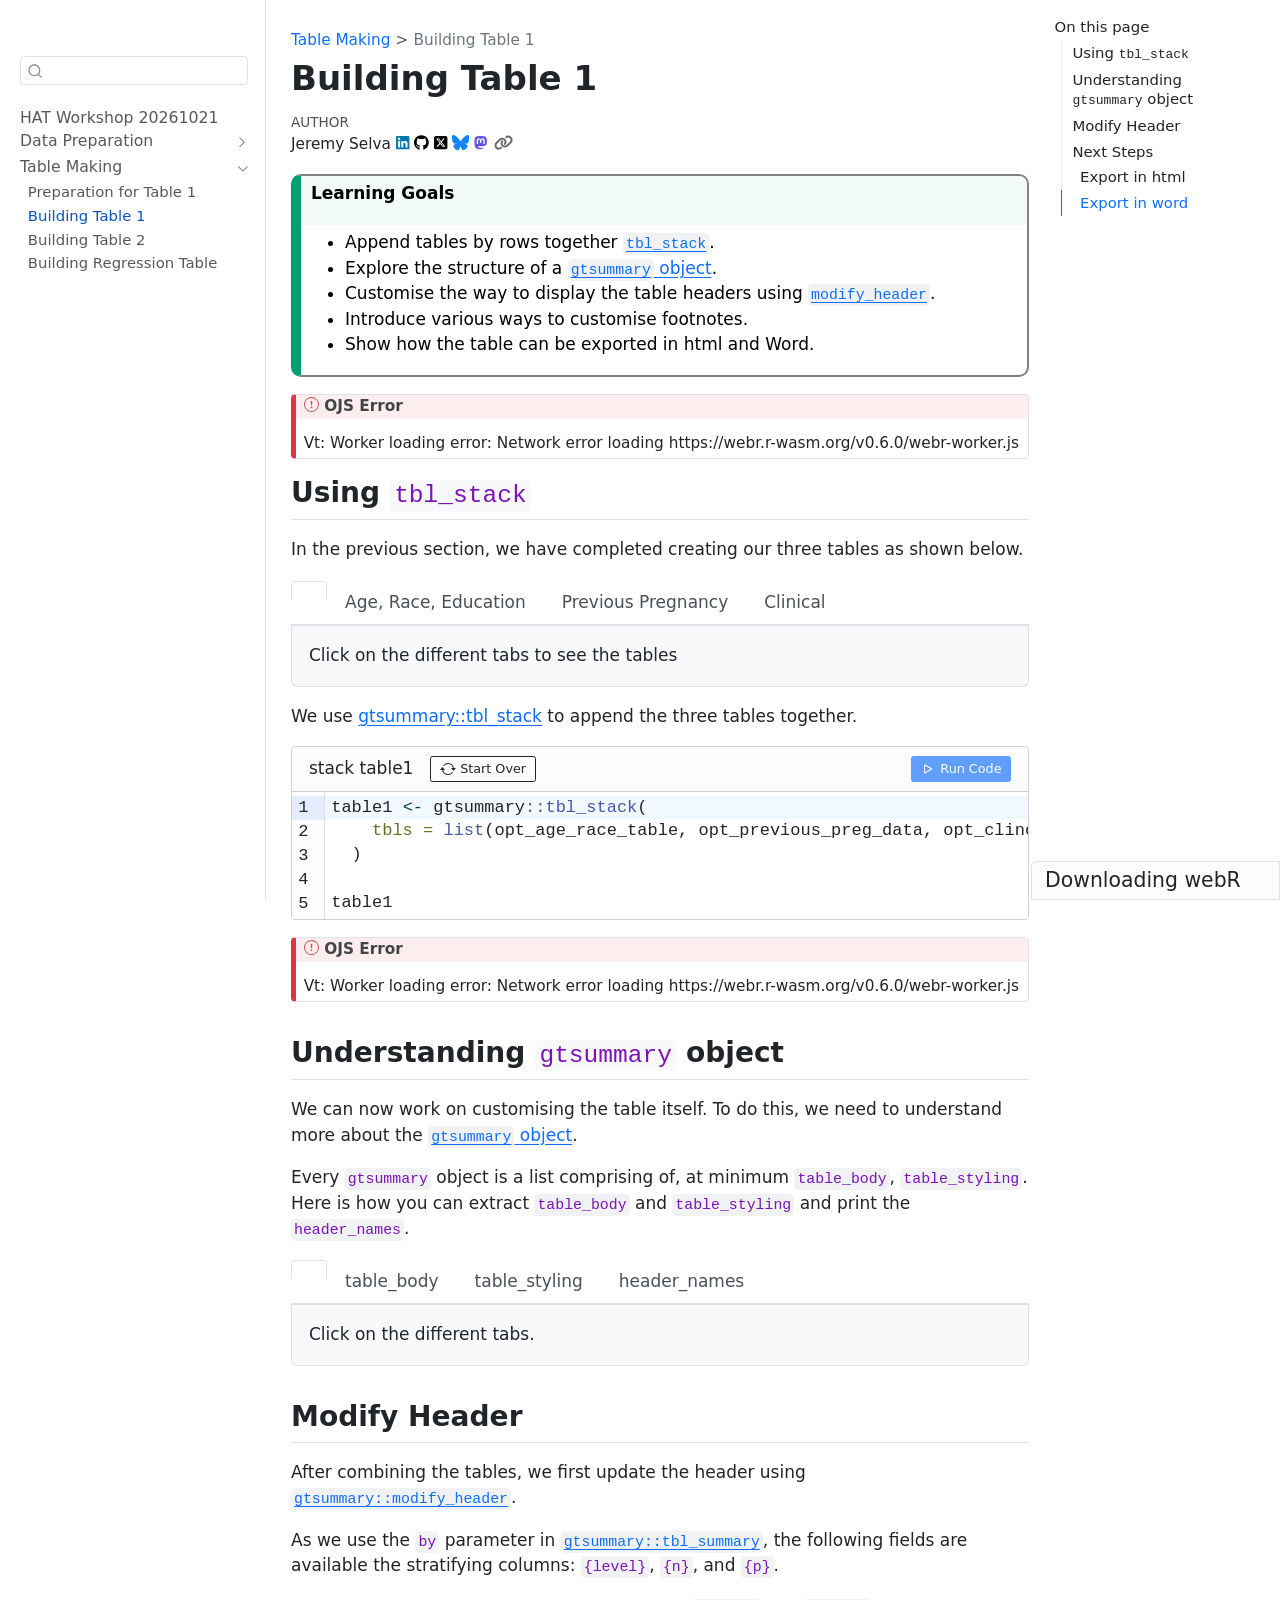
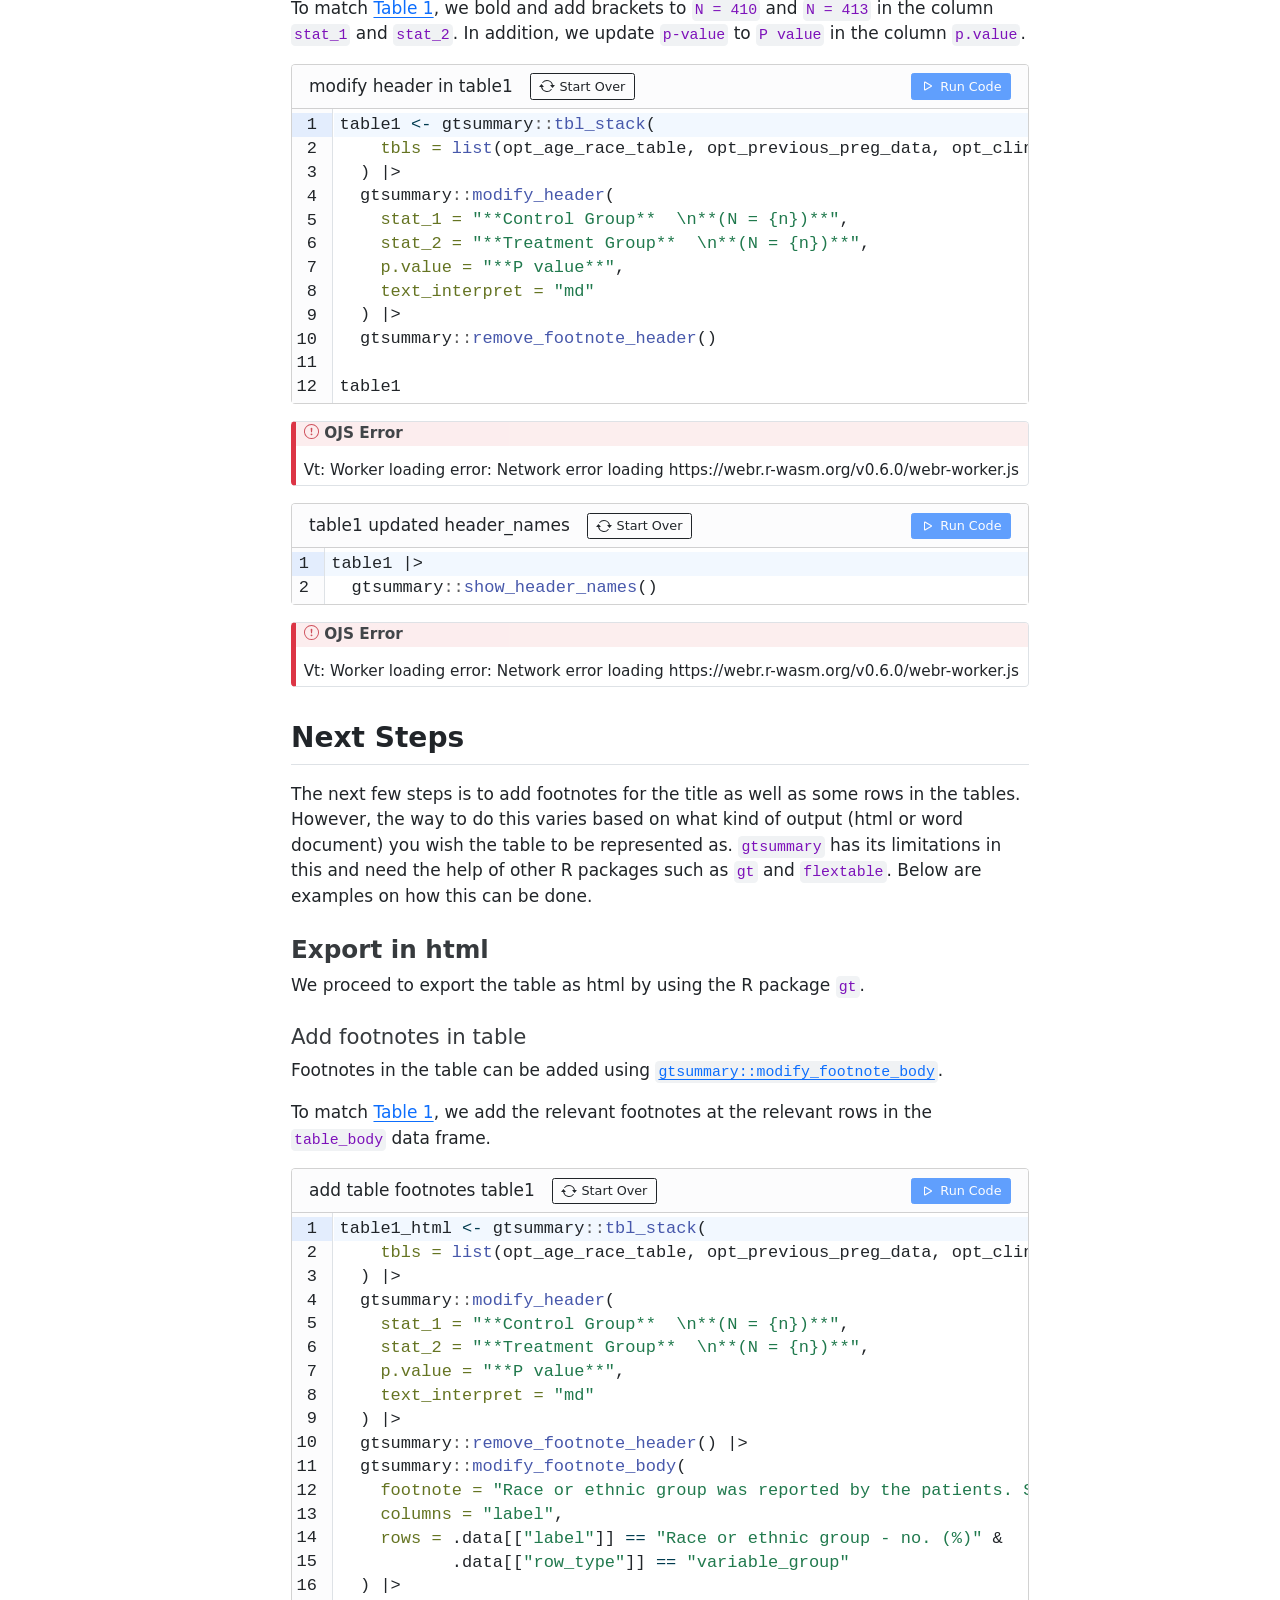
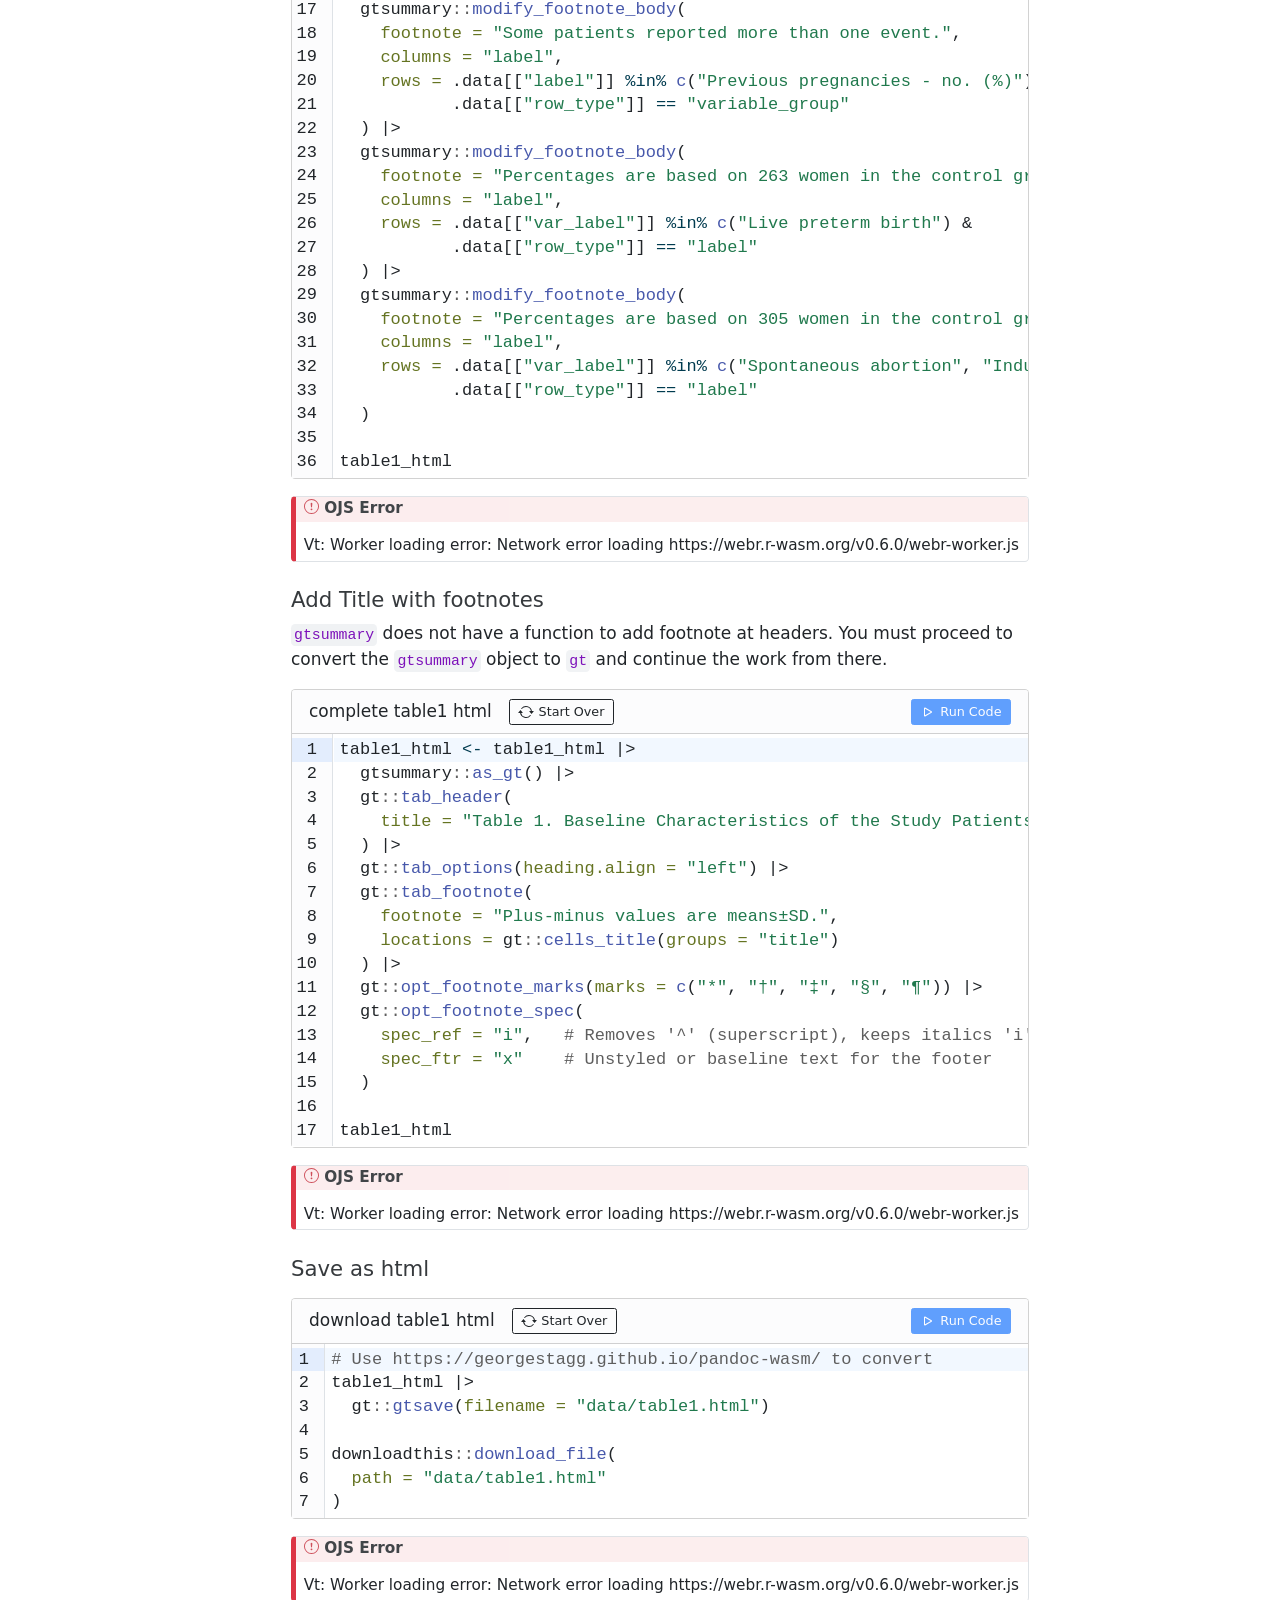
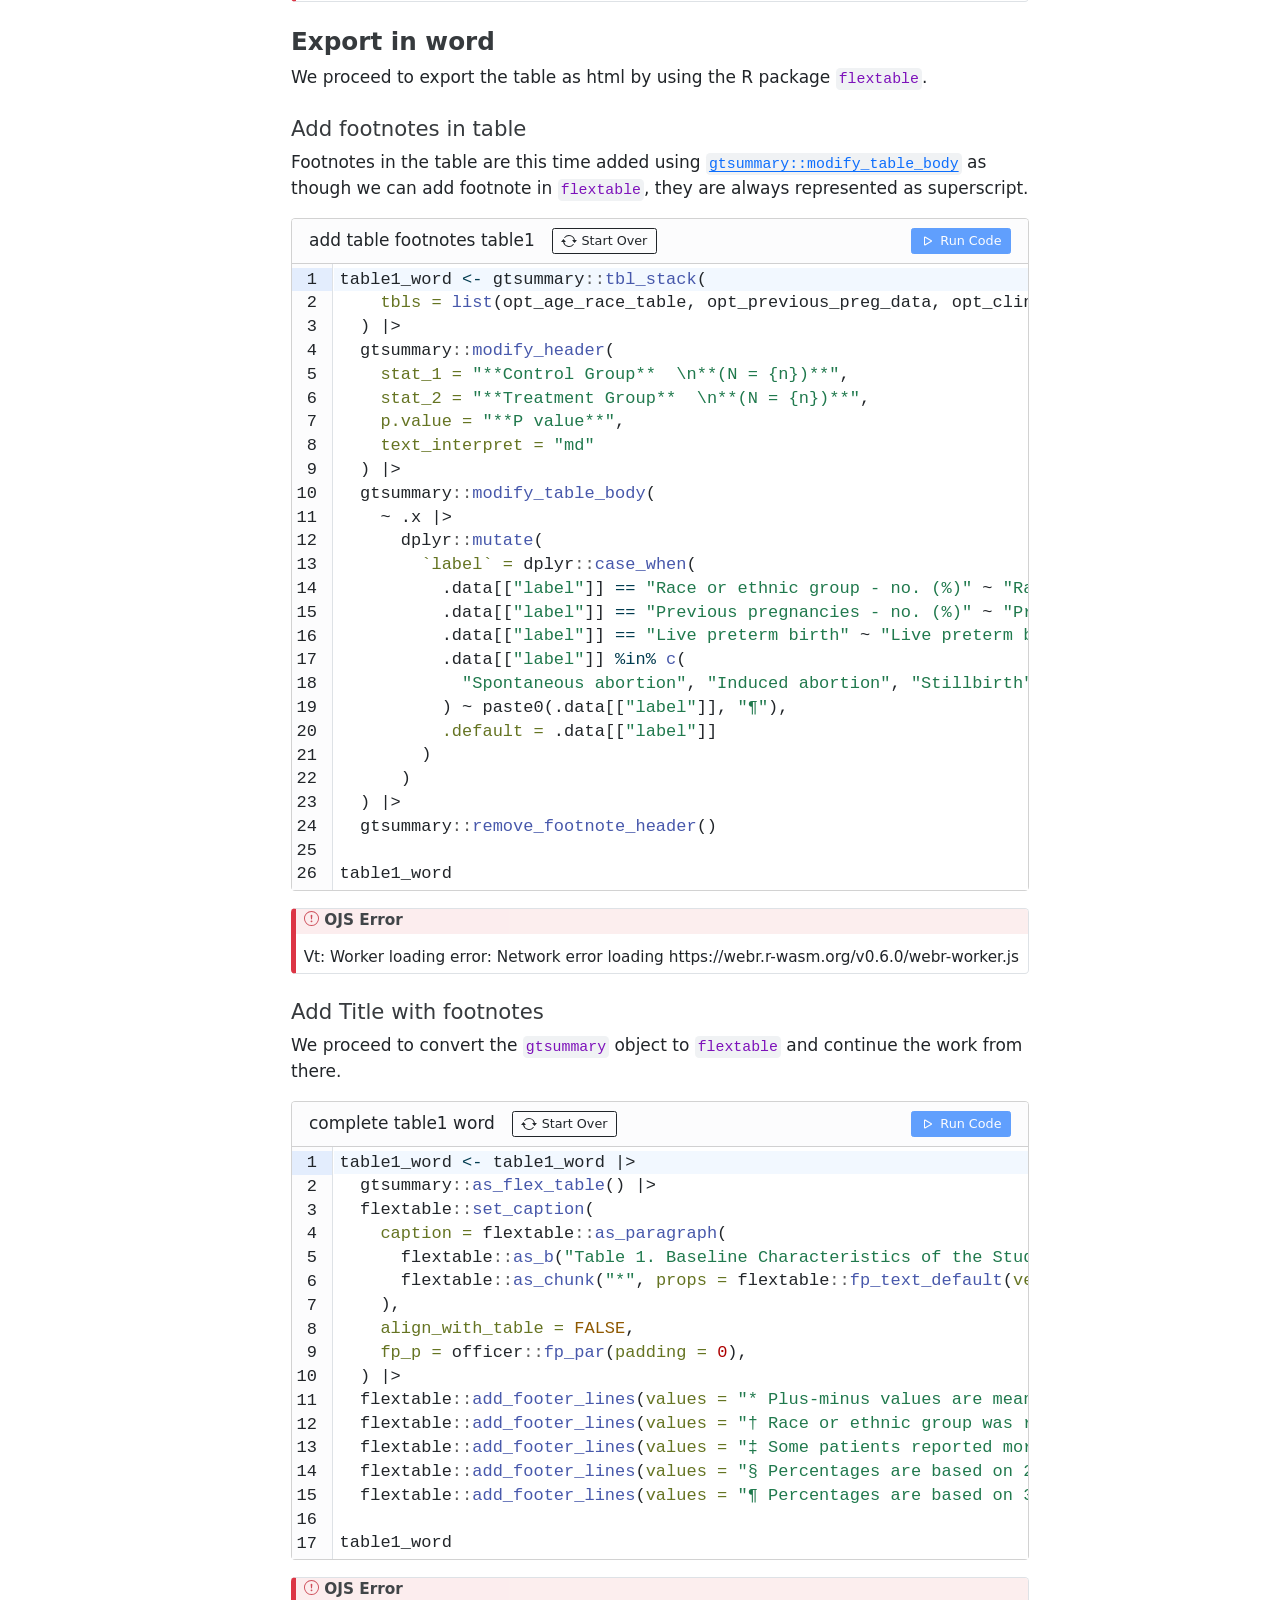
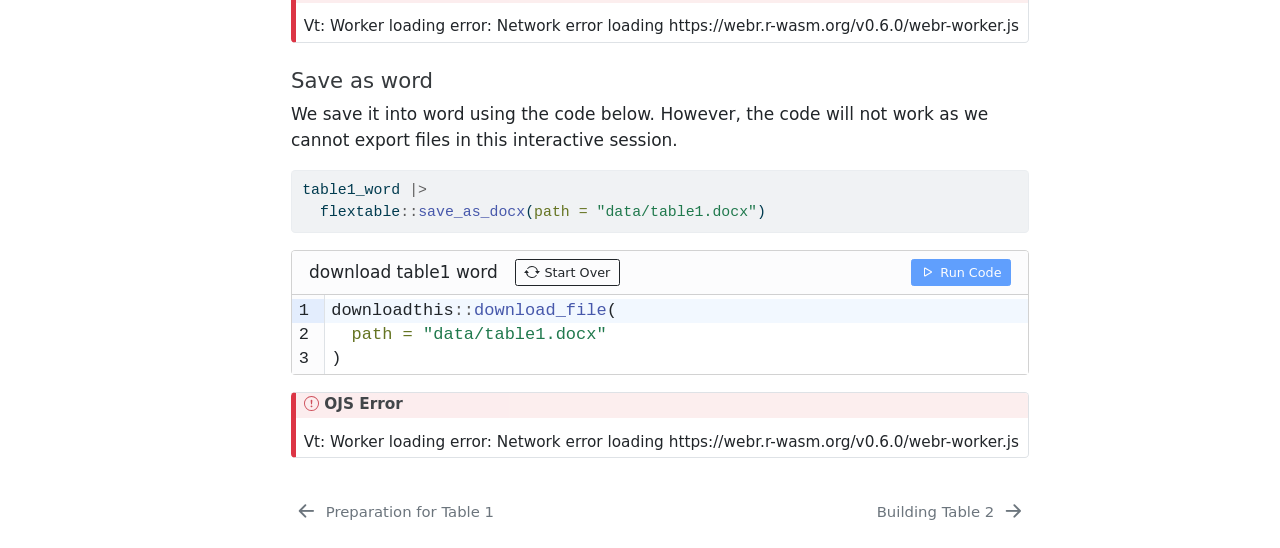
<file: docs/table_basic/table_1.html>
<!DOCTYPE html>
<html xmlns="http://www.w3.org/1999/xhtml" lang="en" xml:lang="en"><head>

<meta charset="utf-8">
<meta name="generator" content="quarto-1.8.21">

<meta name="viewport" content="width=device-width, initial-scale=1.0, user-scalable=yes">

<meta name="author" content="Jeremy Selva      ">

<title>Building Table 1 – HAT Workshop 20261021</title>
<style>
code{white-space: pre-wrap;}
span.smallcaps{font-variant: small-caps;}
div.columns{display: flex; gap: min(4vw, 1.5em);}
div.column{flex: auto; overflow-x: auto;}
div.hanging-indent{margin-left: 1.5em; text-indent: -1.5em;}
ul.task-list{list-style: none;}
ul.task-list li input[type="checkbox"] {
  width: 0.8em;
  margin: 0 0.8em 0.2em -1em; /* quarto-specific, see https://github.com/quarto-dev/quarto-cli/issues/4556 */ 
  vertical-align: middle;
}
/* CSS for syntax highlighting */
html { -webkit-text-size-adjust: 100%; }
pre > code.sourceCode { white-space: pre; position: relative; }
pre > code.sourceCode > span { display: inline-block; line-height: 1.25; }
pre > code.sourceCode > span:empty { height: 1.2em; }
.sourceCode { overflow: visible; }
code.sourceCode > span { color: inherit; text-decoration: inherit; }
div.sourceCode { margin: 1em 0; }
pre.sourceCode { margin: 0; }
@media screen {
div.sourceCode { overflow: auto; }
}
@media print {
pre > code.sourceCode { white-space: pre-wrap; }
pre > code.sourceCode > span { text-indent: -5em; padding-left: 5em; }
}
pre.numberSource code
  { counter-reset: source-line 0; }
pre.numberSource code > span
  { position: relative; left: -4em; counter-increment: source-line; }
pre.numberSource code > span > a:first-child::before
  { content: counter(source-line);
    position: relative; left: -1em; text-align: right; vertical-align: baseline;
    border: none; display: inline-block;
    -webkit-touch-callout: none; -webkit-user-select: none;
    -khtml-user-select: none; -moz-user-select: none;
    -ms-user-select: none; user-select: none;
    padding: 0 4px; width: 4em;
  }
pre.numberSource { margin-left: 3em;  padding-left: 4px; }
div.sourceCode
  {   }
@media screen {
pre > code.sourceCode > span > a:first-child::before { text-decoration: underline; }
}
</style>


<script src="../site_libs/quarto-nav/quarto-nav.js"></script>
<script src="../site_libs/quarto-nav/headroom.min.js"></script>
<script src="../site_libs/clipboard/clipboard.min.js"></script>
<script src="../site_libs/quarto-search/autocomplete.umd.js"></script>
<script src="../site_libs/quarto-search/fuse.min.js"></script>
<script src="../site_libs/quarto-search/quarto-search.js"></script>
<meta name="quarto:offset" content="../">
<link href="../table_basic/table_2.html" rel="next">
<link href="../table_basic/age_race_edu_table_1.html" rel="prev">
<script src="../site_libs/quarto-html/quarto.js" type="module"></script>
<script src="../site_libs/quarto-html/tabsets/tabsets.js" type="module"></script>
<script src="../site_libs/quarto-html/axe/axe-check.js" type="module"></script>
<script src="../site_libs/quarto-html/popper.min.js"></script>
<script src="../site_libs/quarto-html/tippy.umd.min.js"></script>
<script src="../site_libs/quarto-html/anchor.min.js"></script>
<link href="../site_libs/quarto-html/tippy.css" rel="stylesheet">
<link href="../site_libs/quarto-html/quarto-syntax-highlighting-ea1d7ac60288e0f1efdbc993fd8432ae.css" rel="stylesheet" id="quarto-text-highlighting-styles">
<script src="../site_libs/bootstrap/bootstrap.min.js"></script>
<link href="../site_libs/bootstrap/bootstrap-icons.css" rel="stylesheet">
<link href="../site_libs/bootstrap/bootstrap-2227e5d5faaab9fa46c5a455101016d9.min.css" rel="stylesheet" append-hash="true" id="quarto-bootstrap" data-mode="light">
<script src="../site_libs/quarto-contrib/live-runtime/live-runtime.js" type="module"></script>
<link href="../site_libs/quarto-contrib/live-runtime/live-runtime.css" rel="stylesheet">
<script id="quarto-search-options" type="application/json">{
  "location": "sidebar",
  "copy-button": false,
  "collapse-after": 3,
  "panel-placement": "start",
  "type": "textbox",
  "limit": 50,
  "keyboard-shortcut": [
    "f",
    "/",
    "s"
  ],
  "show-item-context": false,
  "language": {
    "search-no-results-text": "No results",
    "search-matching-documents-text": "matching documents",
    "search-copy-link-title": "Copy link to search",
    "search-hide-matches-text": "Hide additional matches",
    "search-more-match-text": "more match in this document",
    "search-more-matches-text": "more matches in this document",
    "search-clear-button-title": "Clear",
    "search-text-placeholder": "",
    "search-detached-cancel-button-title": "Cancel",
    "search-submit-button-title": "Submit",
    "search-label": "Search"
  }
}</script>
<script type="module" src="../site_libs/quarto-ojs/quarto-ojs-runtime.js"></script>
<link href="../site_libs/quarto-ojs/quarto-ojs.css" rel="stylesheet">


</head>

<body class="nav-sidebar docked quarto-light">

<div id="quarto-search-results"></div>
  <header id="quarto-header" class="headroom fixed-top">
  <nav class="quarto-secondary-nav">
    <div class="container-fluid d-flex">
      <button type="button" class="quarto-btn-toggle btn" data-bs-toggle="collapse" role="button" data-bs-target=".quarto-sidebar-collapse-item" aria-controls="quarto-sidebar" aria-expanded="false" aria-label="Toggle sidebar navigation" onclick="if (window.quartoToggleHeadroom) { window.quartoToggleHeadroom(); }">
        <i class="bi bi-layout-text-sidebar-reverse"></i>
      </button>
        <nav class="quarto-page-breadcrumbs" aria-label="breadcrumb"><ol class="breadcrumb"><li class="breadcrumb-item"><a href="../table_basic/age_race_edu_table_1.html">Table Making</a></li><li class="breadcrumb-item"><a href="../table_basic/table_1.html">Building Table 1</a></li></ol></nav>
        <a class="flex-grow-1" role="navigation" data-bs-toggle="collapse" data-bs-target=".quarto-sidebar-collapse-item" aria-controls="quarto-sidebar" aria-expanded="false" aria-label="Toggle sidebar navigation" onclick="if (window.quartoToggleHeadroom) { window.quartoToggleHeadroom(); }">      
        </a>
      <button type="button" class="btn quarto-search-button" aria-label="Search" onclick="window.quartoOpenSearch();">
        <i class="bi bi-search"></i>
      </button>
    </div>
  </nav>
</header>
<!-- content -->
<div id="quarto-content" class="quarto-container page-columns page-rows-contents page-layout-article">
<!-- sidebar -->
  <nav id="quarto-sidebar" class="sidebar collapse collapse-horizontal quarto-sidebar-collapse-item sidebar-navigation docked overflow-auto">
    <div class="pt-lg-2 mt-2 text-left sidebar-header">
      <a href="../index.html" class="sidebar-logo-link">
      </a>
      </div>
        <div class="mt-2 flex-shrink-0 align-items-center">
        <div class="sidebar-search">
        <div id="quarto-search" class="" title="Search"></div>
        </div>
        </div>
    <div class="sidebar-menu-container"> 
    <ul class="list-unstyled mt-1">
        <li class="sidebar-item">
  <div class="sidebar-item-container"> 
  <a href="../index.html" class="sidebar-item-text sidebar-link">
 <span class="menu-text">HAT Workshop 20261021</span></a>
  </div>
</li>
        <li class="sidebar-item sidebar-item-section">
      <div class="sidebar-item-container"> 
            <a class="sidebar-item-text sidebar-link text-start collapsed" data-bs-toggle="collapse" data-bs-target="#quarto-sidebar-section-1" role="navigation" aria-expanded="false">
 <span class="menu-text">Data Preparation</span></a>
          <a class="sidebar-item-toggle text-start collapsed" data-bs-toggle="collapse" data-bs-target="#quarto-sidebar-section-1" role="navigation" aria-expanded="false" aria-label="Toggle section">
            <i class="bi bi-chevron-right ms-2"></i>
          </a> 
      </div>
      <ul id="quarto-sidebar-section-1" class="collapse list-unstyled sidebar-section depth1 ">  
          <li class="sidebar-item">
  <div class="sidebar-item-container"> 
  <a href="../table_basic/prep_data.html" class="sidebar-item-text sidebar-link">
 <span class="menu-text">Cleaning Obstetrics and Periodontal Therapy Dataset</span></a>
  </div>
</li>
      </ul>
  </li>
        <li class="sidebar-item sidebar-item-section">
      <div class="sidebar-item-container"> 
            <a class="sidebar-item-text sidebar-link text-start" data-bs-toggle="collapse" data-bs-target="#quarto-sidebar-section-2" role="navigation" aria-expanded="true">
 <span class="menu-text">Table Making</span></a>
          <a class="sidebar-item-toggle text-start" data-bs-toggle="collapse" data-bs-target="#quarto-sidebar-section-2" role="navigation" aria-expanded="true" aria-label="Toggle section">
            <i class="bi bi-chevron-right ms-2"></i>
          </a> 
      </div>
      <ul id="quarto-sidebar-section-2" class="collapse list-unstyled sidebar-section depth1 show">  
          <li class="sidebar-item">
  <div class="sidebar-item-container"> 
  <a href="../table_basic/age_race_edu_table_1.html" class="sidebar-item-text sidebar-link">
 <span class="menu-text">Preparation for Table 1</span></a>
  </div>
</li>
          <li class="sidebar-item">
  <div class="sidebar-item-container"> 
  <a href="../table_basic/table_1.html" class="sidebar-item-text sidebar-link active">
 <span class="menu-text">Building Table 1</span></a>
  </div>
</li>
          <li class="sidebar-item">
  <div class="sidebar-item-container"> 
  <a href="../table_basic/table_2.html" class="sidebar-item-text sidebar-link">
 <span class="menu-text">Building Table 2</span></a>
  </div>
</li>
          <li class="sidebar-item">
  <div class="sidebar-item-container"> 
  <a href="../table_basic/table_3.html" class="sidebar-item-text sidebar-link">
 <span class="menu-text">Building Regression Table</span></a>
  </div>
</li>
      </ul>
  </li>
    </ul>
    </div>
</nav>
<div id="quarto-sidebar-glass" class="quarto-sidebar-collapse-item" data-bs-toggle="collapse" data-bs-target=".quarto-sidebar-collapse-item"></div>
<!-- margin-sidebar -->
    <div id="quarto-margin-sidebar" class="sidebar margin-sidebar">
        <nav id="TOC" role="doc-toc" class="toc-active">
    <h2 id="toc-title">On this page</h2>
   
  <ul>
  <li><a href="#using-tbl_stack" id="toc-using-tbl_stack" class="nav-link active" data-scroll-target="#using-tbl_stack">Using <code>tbl_stack</code></a></li>
  <li><a href="#understanding-gtsummary-object" id="toc-understanding-gtsummary-object" class="nav-link" data-scroll-target="#understanding-gtsummary-object">Understanding <code>gtsummary</code> object</a></li>
  <li><a href="#modify-header" id="toc-modify-header" class="nav-link" data-scroll-target="#modify-header">Modify Header</a></li>
  <li><a href="#next-steps" id="toc-next-steps" class="nav-link" data-scroll-target="#next-steps">Next Steps</a>
  <ul class="collapse">
  <li><a href="#export-in-html" id="toc-export-in-html" class="nav-link" data-scroll-target="#export-in-html">Export in html</a></li>
  <li><a href="#export-in-word" id="toc-export-in-word" class="nav-link" data-scroll-target="#export-in-word">Export in word</a></li>
  </ul></li>
  </ul>
</nav>
    </div>
<!-- main -->
<main class="content" id="quarto-document-content">

<header id="title-block-header" class="quarto-title-block default"><nav class="quarto-page-breadcrumbs quarto-title-breadcrumbs d-none d-lg-block" aria-label="breadcrumb"><ol class="breadcrumb"><li class="breadcrumb-item"><a href="../table_basic/age_race_edu_table_1.html">Table Making</a></li><li class="breadcrumb-item"><a href="../table_basic/table_1.html">Building Table 1</a></li></ol></nav>
<div class="quarto-title">
<h1 class="title">Building Table 1</h1>
</div>



<div class="quarto-title-meta">

    <div>
    <div class="quarto-title-meta-heading">Author</div>
    <div class="quarto-title-meta-contents">
             <p>Jeremy Selva <a href="https://www.linkedin.com/in/jeremy-selva-085b9112a/" target="_blank"><svg aria-hidden="true" role="img" viewbox="0 0 448 512" style="height:1em;width:0.88em;vertical-align:-0.125em;margin-left:auto;margin-right:auto;font-size:inherit;fill:#0077ac;overflow:visible;position:relative;"><path d="M416 32H31.9C14.3 32 0 46.5 0 64.3v383.4C0 465.5 14.3 480 31.9 480H416c17.6 0 32-14.5 32-32.3V64.3c0-17.8-14.4-32.3-32-32.3zM135.4 416H69V202.2h66.5V416zm-33.2-243c-21.3 0-38.5-17.3-38.5-38.5S80.9 96 102.2 96c21.2 0 38.5 17.3 38.5 38.5 0 21.3-17.2 38.5-38.5 38.5zm282.1 243h-66.4V312c0-24.8-.5-56.7-34.5-56.7-34.6 0-39.9 27-39.9 54.9V416h-66.4V202.2h63.7v29.2h.9c8.9-16.8 30.6-34.5 62.9-34.5 67.2 0 79.7 44.3 79.7 101.9V416z"></path></svg></a> <a href="https://github.com/JauntyJJS" target="_blank"><svg aria-hidden="true" role="img" viewbox="0 0 496 512" style="height:1em;width:0.97em;vertical-align:-0.125em;margin-left:auto;margin-right:auto;font-size:inherit;fill:#000000;overflow:visible;position:relative;"><path d="M165.9 397.4c0 2-2.3 3.6-5.2 3.6-3.3.3-5.6-1.3-5.6-3.6 0-2 2.3-3.6 5.2-3.6 3-.3 5.6 1.3 5.6 3.6zm-31.1-4.5c-.7 2 1.3 4.3 4.3 4.9 2.6 1 5.6 0 6.2-2s-1.3-4.3-4.3-5.2c-2.6-.7-5.5.3-6.2 2.3zm44.2-1.7c-2.9.7-4.9 2.6-4.6 4.9.3 2 2.9 3.3 5.9 2.6 2.9-.7 4.9-2.6 4.6-4.6-.3-1.9-3-3.2-5.9-2.9zM244.8 8C106.1 8 0 113.3 0 252c0 110.9 69.8 205.8 169.5 239.2 12.8 2.3 17.3-5.6 17.3-12.1 0-6.2-.3-40.4-.3-61.4 0 0-70 15-84.7-29.8 0 0-11.4-29.1-27.8-36.6 0 0-22.9-15.7 1.6-15.4 0 0 24.9 2 38.6 25.8 21.9 38.6 58.6 27.5 72.9 20.9 2.3-16 8.8-27.1 16-33.7-55.9-6.2-112.3-14.3-112.3-110.5 0-27.5 7.6-41.3 23.6-58.9-2.6-6.5-11.1-33.3 2.6-67.9 20.9-6.5 69 27 69 27 20-5.6 41.5-8.5 62.8-8.5s42.8 2.9 62.8 8.5c0 0 48.1-33.6 69-27 13.7 34.7 5.2 61.4 2.6 67.9 16 17.7 25.8 31.5 25.8 58.9 0 96.5-58.9 104.2-114.8 110.5 9.2 7.9 17 22.9 17 46.4 0 33.7-.3 75.4-.3 83.6 0 6.5 4.6 14.4 17.3 12.1C428.2 457.8 496 362.9 496 252 496 113.3 383.5 8 244.8 8zM97.2 352.9c-1.3 1-1 3.3.7 5.2 1.6 1.6 3.9 2.3 5.2 1 1.3-1 1-3.3-.7-5.2-1.6-1.6-3.9-2.3-5.2-1zm-10.8-8.1c-.7 1.3.3 2.9 2.3 3.9 1.6 1 3.6.7 4.3-.7.7-1.3-.3-2.9-2.3-3.9-2-.6-3.6-.3-4.3.7zm32.4 35.6c-1.6 1.3-1 4.3 1.3 6.2 2.3 2.3 5.2 2.6 6.5 1 1.3-1.3.7-4.3-1.3-6.2-2.2-2.3-5.2-2.6-6.5-1zm-11.4-14.7c-1.6 1-1.6 3.6 0 5.9 1.6 2.3 4.3 3.3 5.6 2.3 1.6-1.3 1.6-3.9 0-6.2-1.4-2.3-4-3.3-5.6-2z"></path></svg></a> <a href="https://twitter.com/JauntyJJS" target="_blank"><svg aria-hidden="true" role="img" viewbox="0 0 448 512" style="height:1em;width:0.88em;vertical-align:-0.125em;margin-left:auto;margin-right:auto;font-size:inherit;fill:#000000;overflow:visible;position:relative;"><path d="M64 32C28.7 32 0 60.7 0 96V416c0 35.3 28.7 64 64 64H384c35.3 0 64-28.7 64-64V96c0-35.3-28.7-64-64-64H64zm297.1 84L257.3 234.6 379.4 396H283.8L209 298.1 123.3 396H75.8l111-126.9L69.7 116h98l67.7 89.5L313.6 116h47.5zM323.3 367.6L153.4 142.9H125.1L296.9 367.6h26.3z"></path></svg></a> <a href="https://bsky.app/profile/jauntyjjs.bsky.social" target="_blank"><svg aria-hidden="true" role="img" viewbox="0 0 576 512" style="height:1em;width:1.12em;vertical-align:-0.125em;margin-left:auto;margin-right:auto;font-size:inherit;fill:#1084ff;overflow:visible;position:relative;"><path d="M407.8 294.7c-3.3-.4-6.7-.8-10-1.3c3.4 .4 6.7 .9 10 1.3zM288 227.1C261.9 176.4 190.9 81.9 124.9 35.3C61.6-9.4 37.5-1.7 21.6 5.5C3.3 13.8 0 41.9 0 58.4S9.1 194 15 213.9c19.5 65.7 89.1 87.9 153.2 80.7c3.3-.5 6.6-.9 10-1.4c-3.3 .5-6.6 1-10 1.4C74.3 308.6-9.1 342.8 100.3 464.5C220.6 589.1 265.1 437.8 288 361.1c22.9 76.7 49.2 222.5 185.6 103.4c102.4-103.4 28.1-156-65.8-169.9c-3.3-.4-6.7-.8-10-1.3c3.4 .4 6.7 .9 10 1.3c64.1 7.1 133.6-15.1 153.2-80.7C566.9 194 576 75 576 58.4s-3.3-44.7-21.6-52.9c-15.8-7.1-40-14.9-103.2 29.8C385.1 81.9 314.1 176.4 288 227.1z"></path></svg></a> <a href="https://fosstodon.org/@JauntyJJS" target="_blank"><svg aria-hidden="true" role="img" viewbox="0 0 512 512" style="height:1em;width:1em;vertical-align:-0.125em;margin-left:auto;margin-right:auto;font-size:inherit;fill:#5f53e7;overflow:visible;position:relative;"><path d="M433 179.1c0-97.2-63.7-125.7-63.7-125.7-62.5-28.7-228.6-28.4-290.5 0 0 0-63.7 28.5-63.7 125.7 0 115.7-6.6 259.4 105.6 289.1 40.5 10.7 75.3 13 103.3 11.4 50.8-2.8 79.3-18.1 79.3-18.1l-1.7-36.9s-36.3 11.4-77.1 10.1c-40.4-1.4-83-4.4-89.6-54a102.5 102.5 0 0 1 -.9-13.9c85.6 20.9 158.7 9.1 178.8 6.7 56.1-6.7 105-41.3 111.2-72.9 9.8-49.8 9-121.5 9-121.5zm-75.1 125.2h-46.6v-114.2c0-49.7-64-51.6-64 6.9v62.5h-46.3V197c0-58.5-64-56.6-64-6.9v114.2H90.2c0-122.1-5.2-147.9 18.4-175 25.9-28.9 79.8-30.8 103.8 6.1l11.6 19.5 11.6-19.5c24.1-37.1 78.1-34.8 103.8-6.1 23.7 27.3 18.4 53 18.4 175z"></path></svg></a> <a href="https://jeremy-selva.netlify.app/" target="_blank"><svg aria-hidden="true" role="img" viewbox="0 0 640 512" style="height:1em;width:1.25em;vertical-align:-0.125em;margin-left:auto;margin-right:auto;font-size:inherit;fill:#666666;overflow:visible;position:relative;"><path d="M579.8 267.7c56.5-56.5 56.5-148 0-204.5c-50-50-128.8-56.5-186.3-15.4l-1.6 1.1c-14.4 10.3-17.7 30.3-7.4 44.6s30.3 17.7 44.6 7.4l1.6-1.1c32.1-22.9 76-19.3 103.8 8.6c31.5 31.5 31.5 82.5 0 114L422.3 334.8c-31.5 31.5-82.5 31.5-114 0c-27.9-27.9-31.5-71.8-8.6-103.8l1.1-1.6c10.3-14.4 6.9-34.4-7.4-44.6s-34.4-6.9-44.6 7.4l-1.1 1.6C206.5 251.2 213 330 263 380c56.5 56.5 148 56.5 204.5 0L579.8 267.7zM60.2 244.3c-56.5 56.5-56.5 148 0 204.5c50 50 128.8 56.5 186.3 15.4l1.6-1.1c14.4-10.3 17.7-30.3 7.4-44.6s-30.3-17.7-44.6-7.4l-1.6 1.1c-32.1 22.9-76 19.3-103.8-8.6C74 372 74 321 105.5 289.5L217.7 177.2c31.5-31.5 82.5-31.5 114 0c27.9 27.9 31.5 71.8 8.6 103.9l-1.1 1.6c-10.3 14.4-6.9 34.4 7.4 44.6s34.4 6.9 44.6-7.4l1.1-1.6C433.5 260.8 427 182 377 132c-56.5-56.5-148-56.5-204.5 0L60.2 244.3z"></path></svg></a> </p>
          </div>
  </div>
    
  
    
  </div>
  


</header>


<div class="goals">
<div class="goals-header">
<p>Learning Goals</p>
</div>
<div class="goals-container">
<ul>
<li>Append tables by rows together <a href="https://www.danieldsjoberg.com/gtsummary/reference/tbl_stack.html" target="_blank"><code>tbl_stack</code></a>.</li>
<li>Explore the structure of a <a href="https://www.danieldsjoberg.com/gtsummary/articles/gtsummary_definition.html" target="_blank"><code>gtsummary</code> object</a>.</li>
<li>Customise the way to display the table headers using <a href="https://www.danieldsjoberg.com/gtsummary/reference/modify.html" target="_blank"><code>modify_header</code></a>.</li>
<li>Introduce various ways to customise footnotes.</li>
<li>Show how the table can be exported in html and Word.</li>
</ul>
</div>
</div>
<div class="cell" data-envir="table_1" data-autorun="true">
<div>
<div id="webr-1" class="exercise-cell">

</div>
<script type="webr-1-contents">
[base64]
</script>
</div>
</div>
<section id="using-tbl_stack" class="level2">
<h2 class="anchored" data-anchor-id="using-tbl_stack">Using <code>tbl_stack</code></h2>
<p>In the previous section, we have completed creating our three tables as shown below.</p>
<div class="tabset-margin-container"></div><div class="panel-tabset">
<ul class="nav nav-tabs" role="tablist"><li class="nav-item" role="presentation"><a class="nav-link active" id="tabset-1-1-tab" data-bs-toggle="tab" data-bs-target="#tabset-1-1" role="tab" aria-controls="tabset-1-1" aria-selected="true" aria-current="page"></a></li><li class="nav-item" role="presentation"><a class="nav-link" id="tabset-1-2-tab" data-bs-toggle="tab" data-bs-target="#tabset-1-2" role="tab" aria-controls="tabset-1-2" aria-selected="false">Age, Race, Education</a></li><li class="nav-item" role="presentation"><a class="nav-link" id="tabset-1-3-tab" data-bs-toggle="tab" data-bs-target="#tabset-1-3" role="tab" aria-controls="tabset-1-3" aria-selected="false">Previous Pregnancy</a></li><li class="nav-item" role="presentation"><a class="nav-link" id="tabset-1-4-tab" data-bs-toggle="tab" data-bs-target="#tabset-1-4" role="tab" aria-controls="tabset-1-4" aria-selected="false">Clinical</a></li></ul>
<div class="tab-content">
<div id="tabset-1-1" class="tab-pane active" role="tabpanel" aria-labelledby="tabset-1-1-tab">
<p>Click on the different tabs to see the tables</p>
</div>
<div id="tabset-1-2" class="tab-pane" role="tabpanel" aria-labelledby="tabset-1-2-tab">
<div class="cell" data-envir="table_1" data-autorun="true">
<div>
<div id="webr-2" class="exercise-cell">

</div>
<script type="webr-2-contents">
[base64]
</script>
</div>
</div>
</div>
<div id="tabset-1-3" class="tab-pane" role="tabpanel" aria-labelledby="tabset-1-3-tab">
<div class="cell" data-caption="previous preg summary table" data-envir="table_1" data-autorun="true">
<div>
<div id="webr-3" class="exercise-cell">

</div>
<script type="webr-3-contents">
[base64]
</script>
</div>
</div>
</div>
<div id="tabset-1-4" class="tab-pane" role="tabpanel" aria-labelledby="tabset-1-4-tab">
<div class="cell" data-caption="clinical summary table" data-envir="table_1" data-autorun="true">
<div>
<div id="webr-4" class="exercise-cell">

</div>
<script type="webr-4-contents">
[base64]
</script>
</div>
</div>
</div>
</div>
</div>
<p>We use <a href="https://www.danieldsjoberg.com/gtsummary/reference/tbl_stack.html" target="_blank">gtsummary::tbl_stack</a> to append the three tables together.</p>
<div class="cell" data-caption="stack table1" data-envir="table_1">
<div>
<div id="webr-5" class="exercise-cell">

</div>
<script type="webr-5-contents">
[base64]
</script>
</div>
</div>
</section>
<section id="understanding-gtsummary-object" class="level2">
<h2 class="anchored" data-anchor-id="understanding-gtsummary-object">Understanding <code>gtsummary</code> object</h2>
<p>We can now work on customising the table itself. To do this, we need to understand more about the <a href="https://www.danieldsjoberg.com/gtsummary/articles/gtsummary_definition.html" target="_blank"><code>gtsummary</code> object</a>.</p>
<p>Every <code>gtsummary</code> object is a list comprising of, at minimum <code>table_body</code>, <code>table_styling</code>. Here is how you can extract <code>table_body</code> and <code>table_styling</code> and print the <code>header_names</code>.</p>
<div class="tabset-margin-container"></div><div class="panel-tabset">
<ul class="nav nav-tabs" role="tablist"><li class="nav-item" role="presentation"><a class="nav-link active" id="tabset-2-1-tab" data-bs-toggle="tab" data-bs-target="#tabset-2-1" role="tab" aria-controls="tabset-2-1" aria-selected="true"></a></li><li class="nav-item" role="presentation"><a class="nav-link" id="tabset-2-2-tab" data-bs-toggle="tab" data-bs-target="#tabset-2-2" role="tab" aria-controls="tabset-2-2" aria-selected="false">table_body</a></li><li class="nav-item" role="presentation"><a class="nav-link" id="tabset-2-3-tab" data-bs-toggle="tab" data-bs-target="#tabset-2-3" role="tab" aria-controls="tabset-2-3" aria-selected="false">table_styling</a></li><li class="nav-item" role="presentation"><a class="nav-link" id="tabset-2-4-tab" data-bs-toggle="tab" data-bs-target="#tabset-2-4" role="tab" aria-controls="tabset-2-4" aria-selected="false">header_names</a></li></ul>
<div class="tab-content">
<div id="tabset-2-1" class="tab-pane active" role="tabpanel" aria-labelledby="tabset-2-1-tab">
<p>Click on the different tabs.</p>
</div>
<div id="tabset-2-2" class="tab-pane" role="tabpanel" aria-labelledby="tabset-2-2-tab">
<p><code>table_body</code> object is the data frame that defines what gets printed as the output. The compulsory columns are <code>variable</code>, <code>row_type</code> and <code>label</code>. <code>label</code> depicts what is printed at the <code>Characteristic</code> column. <code>stat_1</code> depicts what is printed at the <code>Control</code> column. <code>stat_2</code> depicts what is printed at <code>Treatment</code> column. <code>p.value</code> is printed at the <code>p-value</code> column.</p>
<div class="cell" data-caption="table1 table_body" data-envir="table_1">
<div>
<div id="webr-6" class="exercise-cell">

</div>
<script type="webr-6-contents">
[base64]
</script>
</div>
</div>
</div>
<div id="tabset-2-3" class="tab-pane" role="tabpanel" aria-labelledby="tabset-2-3-tab">
<p><code>table_styling</code> objects is a list of data frames containing information about how <code>table_body</code> is printed, formatted and styled.</p>
<div class="cell" data-caption="table1 table_styling" data-envir="table_1">
<div>
<div id="webr-7" class="exercise-cell">

</div>
<script type="webr-7-contents">
[base64]
</script>
</div>
</div>
</div>
<div id="tabset-2-4" class="tab-pane" role="tabpanel" aria-labelledby="tabset-2-4-tab">
<p><a href="https://www.danieldsjoberg.com/gtsummary/reference/modify.html" target="_blank"><code>gtsummary::show_header_names()</code></a> prints the header/columns= names as text to the console.</p>
<div class="cell" data-caption="table1 header_names" data-envir="table_1">
<div>
<div id="webr-8" class="exercise-cell">

</div>
<script type="webr-8-contents">
[base64]
</script>
</div>
</div>
</div>
</div>
</div>
</section>
<section id="modify-header" class="level2">
<h2 class="anchored" data-anchor-id="modify-header">Modify Header</h2>
<p>After combining the tables, we first update the header using <a href="https://www.danieldsjoberg.com/gtsummary/reference/modify.html" target="_blank"><code>gtsummary::modify_header</code></a>.</p>
<p>As we use the <code>by</code> parameter in <a href="https://www.danieldsjoberg.com/gtsummary/reference/tbl_summary.html" target="_blank"><code>gtsummary::tbl_summary</code></a>, the following fields are available the stratifying columns: <code>{level}</code>, <code>{n}</code>, and <code>{p}</code>.</p>
<p>To match <a href="https://www.nejm.org/cms/10.1056/NEJMoa062249/asset/c676621f-111e-4299-a7a3-082bbe922f9a/assets/images/large/nejmoa062249_t1.jpg" target="_blank">Table 1</a>, we bold and add brackets to <code>N = 410</code> and <code>N = 413</code> in the column <code>stat_1</code> and <code>stat_2</code>. In addition, we update <code>p-value</code> to <code>P value</code> in the column <code>p.value</code>.</p>
<div class="cell" data-caption="modify header in table1" data-envir="table_1">
<div>
<div id="webr-9" class="exercise-cell">

</div>
<script type="webr-9-contents">
[base64]
</script>
</div>
</div>
<div class="cell" data-caption="table1 updated header_names" data-envir="table_1">
<div>
<div id="webr-10" class="exercise-cell">

</div>
<script type="webr-10-contents">
[base64]
</script>
</div>
</div>
</section>
<section id="next-steps" class="level2">
<h2 class="anchored" data-anchor-id="next-steps">Next Steps</h2>
<p>The next few steps is to add footnotes for the title as well as some rows in the tables. However, the way to do this varies based on what kind of output (html or word document) you wish the table to be represented as. <code>gtsummary</code> has its limitations in this and need the help of other R packages such as <code>gt</code> and <code>flextable</code>. Below are examples on how this can be done.</p>
<section id="export-in-html" class="level3">
<h3 class="anchored" data-anchor-id="export-in-html">Export in html</h3>
<p>We proceed to export the table as html by using the R package <code>gt</code>.</p>
<section id="add-footnotes-in-table" class="level4">
<h4 class="anchored" data-anchor-id="add-footnotes-in-table">Add footnotes in table</h4>
<p>Footnotes in the table can be added using <a href="https://www.danieldsjoberg.com/gtsummary/reference/modify_footnote2.html" target="_blank"><code>gtsummary::modify_footnote_body</code></a>.</p>
<p>To match <a href="https://www.nejm.org/cms/10.1056/NEJMoa062249/asset/c676621f-111e-4299-a7a3-082bbe922f9a/assets/images/large/nejmoa062249_t1.jpg" target="_blank">Table 1</a>, we add the relevant footnotes at the relevant rows in the <code>table_body</code> data frame.</p>
<div class="cell" data-caption="add table footnotes table1" data-envir="table_1">
<div>
<div id="webr-11" class="exercise-cell">

</div>
<script type="webr-11-contents">
[base64]
</script>
</div>
</div>
</section>
<section id="add-title-with-footnotes" class="level4">
<h4 class="anchored" data-anchor-id="add-title-with-footnotes">Add Title with footnotes</h4>
<p><code>gtsummary</code> does not have a function to add footnote at headers. You must proceed to convert the <code>gtsummary</code> object to <code>gt</code> and continue the work from there.</p>
<div class="cell" data-caption="complete table1 html" data-envir="table_1">
<div>
<div id="webr-12" class="exercise-cell">

</div>
<script type="webr-12-contents">
[base64]
</script>
</div>
</div>
</section>
<section id="save-as-html" class="level4">
<h4 class="anchored" data-anchor-id="save-as-html">Save as html</h4>
<div class="cell" data-caption="download table1 html" data-envir="table_1">
<div>
<div id="webr-13" class="exercise-cell">

</div>
<script type="webr-13-contents">
[base64]
</script>
</div>
</div>
</section>
</section>
<section id="export-in-word" class="level3">
<h3 class="anchored" data-anchor-id="export-in-word">Export in word</h3>
<p>We proceed to export the table as html by using the R package <code>flextable</code>.</p>
<section id="add-footnotes-in-table-1" class="level4">
<h4 class="anchored" data-anchor-id="add-footnotes-in-table-1">Add footnotes in table</h4>
<p>Footnotes in the table are this time added using <a href="https://www.danieldsjoberg.com/gtsummary/reference/modify_table_body.html" target="_blank"><code>gtsummary::modify_table_body</code></a> as though we can add footnote in <code>flextable</code>, they are always represented as superscript.</p>
<div class="cell" data-caption="add table footnotes table1" data-envir="table_1">
<div>
<div id="webr-14" class="exercise-cell">

</div>
<script type="webr-14-contents">
[base64]
</script>
</div>
</div>
</section>
<section id="add-title-with-footnotes-1" class="level4">
<h4 class="anchored" data-anchor-id="add-title-with-footnotes-1">Add Title with footnotes</h4>
<p>We proceed to convert the <code>gtsummary</code> object to <code>flextable</code> and continue the work from there.</p>
<div class="cell" data-caption="complete table1 word" data-envir="table_1">
<div>
<div id="webr-15" class="exercise-cell">

</div>
<script type="webr-15-contents">
[base64]
</script>
</div>
</div>
</section>
<section id="save-as-word" class="level4">
<h4 class="anchored" data-anchor-id="save-as-word">Save as word</h4>
<p>We save it into word using the code below. However, the code will not work as we cannot export files in this interactive session.</p>
<div class="code-copy-outer-scaffold"><div class="sourceCode" id="cb1"><pre class="sourceCode r code-with-copy"><code class="sourceCode r"><span id="cb1-1"><a href="#cb1-1" aria-hidden="true" tabindex="-1"></a>table1_word <span class="sc">|&gt;</span> </span>
<span id="cb1-2"><a href="#cb1-2" aria-hidden="true" tabindex="-1"></a>  flextable<span class="sc">::</span><span class="fu">save_as_docx</span>(<span class="at">path =</span> <span class="st">"data/table1.docx"</span>)</span></code></pre></div><button title="Copy to Clipboard" class="code-copy-button"><i class="bi"></i></button></div>
<div class="cell" data-caption="download table1 word" data-envir="table_1">
<div>
<div id="webr-16" class="exercise-cell">

</div>
<script type="webr-16-contents">
[base64]
</script>
</div>
</div>


<script type="webr-data">
[base64]
</script>
<script type="ojs-module-contents">
[base64]
</script>
<div id="exercise-loading-indicator" class="exercise-loading-indicator d-none d-flex align-items-center gap-2">
<div id="exercise-loading-status" class="d-flex gap-2">

</div>
<div class="spinner-grow spinner-grow-sm">

</div>
</div>
<script type="vfs-file">
WyIuLi9kYXRhL29wdF9kYXRhLnJkcyIsIi4uL2RhdGEvdGFibGUxLmRvY3giXQ==
</script>
</section>
</section>
</section>

</main> <!-- /main -->
<script type="ojs-module-contents">
eyJjb250ZW50cyI6W119
</script>
<script type="module">
if (window.location.protocol === "file:") { alert("The OJS runtime does not work with file:// URLs. Please use a web server to view this document."); }
window._ojs.paths.runtimeToDoc = "../../table_basic";
window._ojs.paths.runtimeToRoot = "../..";
window._ojs.paths.docToRoot = "..";
window._ojs.selfContained = false;
window._ojs.runtime.interpretFromScriptTags();
</script>
<script id="quarto-html-after-body" type="application/javascript">
  window.document.addEventListener("DOMContentLoaded", function (event) {
    const icon = "";
    const anchorJS = new window.AnchorJS();
    anchorJS.options = {
      placement: 'right',
      icon: icon
    };
    anchorJS.add('.anchored');
    const isCodeAnnotation = (el) => {
      for (const clz of el.classList) {
        if (clz.startsWith('code-annotation-')) {                     
          return true;
        }
      }
      return false;
    }
    const onCopySuccess = function(e) {
      // button target
      const button = e.trigger;
      // don't keep focus
      button.blur();
      // flash "checked"
      button.classList.add('code-copy-button-checked');
      var currentTitle = button.getAttribute("title");
      button.setAttribute("title", "Copied!");
      let tooltip;
      if (window.bootstrap) {
        button.setAttribute("data-bs-toggle", "tooltip");
        button.setAttribute("data-bs-placement", "left");
        button.setAttribute("data-bs-title", "Copied!");
        tooltip = new bootstrap.Tooltip(button, 
          { trigger: "manual", 
            customClass: "code-copy-button-tooltip",
            offset: [0, -8]});
        tooltip.show();    
      }
      setTimeout(function() {
        if (tooltip) {
          tooltip.hide();
          button.removeAttribute("data-bs-title");
          button.removeAttribute("data-bs-toggle");
          button.removeAttribute("data-bs-placement");
        }
        button.setAttribute("title", currentTitle);
        button.classList.remove('code-copy-button-checked');
      }, 1000);
      // clear code selection
      e.clearSelection();
    }
    const getTextToCopy = function(trigger) {
        const codeEl = trigger.previousElementSibling.cloneNode(true);
        for (const childEl of codeEl.children) {
          if (isCodeAnnotation(childEl)) {
            childEl.remove();
          }
        }
        return codeEl.innerText;
    }
    const clipboard = new window.ClipboardJS('.code-copy-button:not([data-in-quarto-modal])', {
      text: getTextToCopy
    });
    clipboard.on('success', onCopySuccess);
    if (window.document.getElementById('quarto-embedded-source-code-modal')) {
      const clipboardModal = new window.ClipboardJS('.code-copy-button[data-in-quarto-modal]', {
        text: getTextToCopy,
        container: window.document.getElementById('quarto-embedded-source-code-modal')
      });
      clipboardModal.on('success', onCopySuccess);
    }
      var localhostRegex = new RegExp(/^(?:http|https):\/\/localhost\:?[0-9]*\//);
      var mailtoRegex = new RegExp(/^mailto:/);
        var filterRegex = new RegExp('/' + window.location.host + '/');
      var isInternal = (href) => {
          return filterRegex.test(href) || localhostRegex.test(href) || mailtoRegex.test(href);
      }
      // Inspect non-navigation links and adorn them if external
     var links = window.document.querySelectorAll('a[href]:not(.nav-link):not(.navbar-brand):not(.toc-action):not(.sidebar-link):not(.sidebar-item-toggle):not(.pagination-link):not(.no-external):not([aria-hidden]):not(.dropdown-item):not(.quarto-navigation-tool):not(.about-link)');
      for (var i=0; i<links.length; i++) {
        const link = links[i];
        if (!isInternal(link.href)) {
          // undo the damage that might have been done by quarto-nav.js in the case of
          // links that we want to consider external
          if (link.dataset.originalHref !== undefined) {
            link.href = link.dataset.originalHref;
          }
        }
      }
    function tippyHover(el, contentFn, onTriggerFn, onUntriggerFn) {
      const config = {
        allowHTML: true,
        maxWidth: 500,
        delay: 100,
        arrow: false,
        appendTo: function(el) {
            return el.parentElement;
        },
        interactive: true,
        interactiveBorder: 10,
        theme: 'quarto',
        placement: 'bottom-start',
      };
      if (contentFn) {
        config.content = contentFn;
      }
      if (onTriggerFn) {
        config.onTrigger = onTriggerFn;
      }
      if (onUntriggerFn) {
        config.onUntrigger = onUntriggerFn;
      }
      window.tippy(el, config); 
    }
    const noterefs = window.document.querySelectorAll('a[role="doc-noteref"]');
    for (var i=0; i<noterefs.length; i++) {
      const ref = noterefs[i];
      tippyHover(ref, function() {
        // use id or data attribute instead here
        let href = ref.getAttribute('data-footnote-href') || ref.getAttribute('href');
        try { href = new URL(href).hash; } catch {}
        const id = href.replace(/^#\/?/, "");
        const note = window.document.getElementById(id);
        if (note) {
          return note.innerHTML;
        } else {
          return "";
        }
      });
    }
    const xrefs = window.document.querySelectorAll('a.quarto-xref');
    const processXRef = (id, note) => {
      // Strip column container classes
      const stripColumnClz = (el) => {
        el.classList.remove("page-full", "page-columns");
        if (el.children) {
          for (const child of el.children) {
            stripColumnClz(child);
          }
        }
      }
      stripColumnClz(note)
      if (id === null || id.startsWith('sec-')) {
        // Special case sections, only their first couple elements
        const container = document.createElement("div");
        if (note.children && note.children.length > 2) {
          container.appendChild(note.children[0].cloneNode(true));
          for (let i = 1; i < note.children.length; i++) {
            const child = note.children[i];
            if (child.tagName === "P" && child.innerText === "") {
              continue;
            } else {
              container.appendChild(child.cloneNode(true));
              break;
            }
          }
          if (window.Quarto?.typesetMath) {
            window.Quarto.typesetMath(container);
          }
          return container.innerHTML
        } else {
          if (window.Quarto?.typesetMath) {
            window.Quarto.typesetMath(note);
          }
          return note.innerHTML;
        }
      } else {
        // Remove any anchor links if they are present
        const anchorLink = note.querySelector('a.anchorjs-link');
        if (anchorLink) {
          anchorLink.remove();
        }
        if (window.Quarto?.typesetMath) {
          window.Quarto.typesetMath(note);
        }
        if (note.classList.contains("callout")) {
          return note.outerHTML;
        } else {
          return note.innerHTML;
        }
      }
    }
    for (var i=0; i<xrefs.length; i++) {
      const xref = xrefs[i];
      tippyHover(xref, undefined, function(instance) {
        instance.disable();
        let url = xref.getAttribute('href');
        let hash = undefined; 
        if (url.startsWith('#')) {
          hash = url;
        } else {
          try { hash = new URL(url).hash; } catch {}
        }
        if (hash) {
          const id = hash.replace(/^#\/?/, "");
          const note = window.document.getElementById(id);
          if (note !== null) {
            try {
              const html = processXRef(id, note.cloneNode(true));
              instance.setContent(html);
            } finally {
              instance.enable();
              instance.show();
            }
          } else {
            // See if we can fetch this
            fetch(url.split('#')[0])
            .then(res => res.text())
            .then(html => {
              const parser = new DOMParser();
              const htmlDoc = parser.parseFromString(html, "text/html");
              const note = htmlDoc.getElementById(id);
              if (note !== null) {
                const html = processXRef(id, note);
                instance.setContent(html);
              } 
            }).finally(() => {
              instance.enable();
              instance.show();
            });
          }
        } else {
          // See if we can fetch a full url (with no hash to target)
          // This is a special case and we should probably do some content thinning / targeting
          fetch(url)
          .then(res => res.text())
          .then(html => {
            const parser = new DOMParser();
            const htmlDoc = parser.parseFromString(html, "text/html");
            const note = htmlDoc.querySelector('main.content');
            if (note !== null) {
              // This should only happen for chapter cross references
              // (since there is no id in the URL)
              // remove the first header
              if (note.children.length > 0 && note.children[0].tagName === "HEADER") {
                note.children[0].remove();
              }
              const html = processXRef(null, note);
              instance.setContent(html);
            } 
          }).finally(() => {
            instance.enable();
            instance.show();
          });
        }
      }, function(instance) {
      });
    }
        let selectedAnnoteEl;
        const selectorForAnnotation = ( cell, annotation) => {
          let cellAttr = 'data-code-cell="' + cell + '"';
          let lineAttr = 'data-code-annotation="' +  annotation + '"';
          const selector = 'span[' + cellAttr + '][' + lineAttr + ']';
          return selector;
        }
        const selectCodeLines = (annoteEl) => {
          const doc = window.document;
          const targetCell = annoteEl.getAttribute("data-target-cell");
          const targetAnnotation = annoteEl.getAttribute("data-target-annotation");
          const annoteSpan = window.document.querySelector(selectorForAnnotation(targetCell, targetAnnotation));
          const lines = annoteSpan.getAttribute("data-code-lines").split(",");
          const lineIds = lines.map((line) => {
            return targetCell + "-" + line;
          })
          let top = null;
          let height = null;
          let parent = null;
          if (lineIds.length > 0) {
              //compute the position of the single el (top and bottom and make a div)
              const el = window.document.getElementById(lineIds[0]);
              top = el.offsetTop;
              height = el.offsetHeight;
              parent = el.parentElement.parentElement;
            if (lineIds.length > 1) {
              const lastEl = window.document.getElementById(lineIds[lineIds.length - 1]);
              const bottom = lastEl.offsetTop + lastEl.offsetHeight;
              height = bottom - top;
            }
            if (top !== null && height !== null && parent !== null) {
              // cook up a div (if necessary) and position it 
              let div = window.document.getElementById("code-annotation-line-highlight");
              if (div === null) {
                div = window.document.createElement("div");
                div.setAttribute("id", "code-annotation-line-highlight");
                div.style.position = 'absolute';
                parent.appendChild(div);
              }
              div.style.top = top - 2 + "px";
              div.style.height = height + 4 + "px";
              div.style.left = 0;
              let gutterDiv = window.document.getElementById("code-annotation-line-highlight-gutter");
              if (gutterDiv === null) {
                gutterDiv = window.document.createElement("div");
                gutterDiv.setAttribute("id", "code-annotation-line-highlight-gutter");
                gutterDiv.style.position = 'absolute';
                const codeCell = window.document.getElementById(targetCell);
                const gutter = codeCell.querySelector('.code-annotation-gutter');
                gutter.appendChild(gutterDiv);
              }
              gutterDiv.style.top = top - 2 + "px";
              gutterDiv.style.height = height + 4 + "px";
            }
            selectedAnnoteEl = annoteEl;
          }
        };
        const unselectCodeLines = () => {
          const elementsIds = ["code-annotation-line-highlight", "code-annotation-line-highlight-gutter"];
          elementsIds.forEach((elId) => {
            const div = window.document.getElementById(elId);
            if (div) {
              div.remove();
            }
          });
          selectedAnnoteEl = undefined;
        };
          // Handle positioning of the toggle
      window.addEventListener(
        "resize",
        throttle(() => {
          elRect = undefined;
          if (selectedAnnoteEl) {
            selectCodeLines(selectedAnnoteEl);
          }
        }, 10)
      );
      function throttle(fn, ms) {
      let throttle = false;
      let timer;
        return (...args) => {
          if(!throttle) { // first call gets through
              fn.apply(this, args);
              throttle = true;
          } else { // all the others get throttled
              if(timer) clearTimeout(timer); // cancel #2
              timer = setTimeout(() => {
                fn.apply(this, args);
                timer = throttle = false;
              }, ms);
          }
        };
      }
        // Attach click handler to the DT
        const annoteDls = window.document.querySelectorAll('dt[data-target-cell]');
        for (const annoteDlNode of annoteDls) {
          annoteDlNode.addEventListener('click', (event) => {
            const clickedEl = event.target;
            if (clickedEl !== selectedAnnoteEl) {
              unselectCodeLines();
              const activeEl = window.document.querySelector('dt[data-target-cell].code-annotation-active');
              if (activeEl) {
                activeEl.classList.remove('code-annotation-active');
              }
              selectCodeLines(clickedEl);
              clickedEl.classList.add('code-annotation-active');
            } else {
              // Unselect the line
              unselectCodeLines();
              clickedEl.classList.remove('code-annotation-active');
            }
          });
        }
    const findCites = (el) => {
      const parentEl = el.parentElement;
      if (parentEl) {
        const cites = parentEl.dataset.cites;
        if (cites) {
          return {
            el,
            cites: cites.split(' ')
          };
        } else {
          return findCites(el.parentElement)
        }
      } else {
        return undefined;
      }
    };
    var bibliorefs = window.document.querySelectorAll('a[role="doc-biblioref"]');
    for (var i=0; i<bibliorefs.length; i++) {
      const ref = bibliorefs[i];
      const citeInfo = findCites(ref);
      if (citeInfo) {
        tippyHover(citeInfo.el, function() {
          var popup = window.document.createElement('div');
          citeInfo.cites.forEach(function(cite) {
            var citeDiv = window.document.createElement('div');
            citeDiv.classList.add('hanging-indent');
            citeDiv.classList.add('csl-entry');
            var biblioDiv = window.document.getElementById('ref-' + cite);
            if (biblioDiv) {
              citeDiv.innerHTML = biblioDiv.innerHTML;
            }
            popup.appendChild(citeDiv);
          });
          return popup.innerHTML;
        });
      }
    }
  });
  </script>
<nav class="page-navigation">
  <div class="nav-page nav-page-previous">
      <a href="../table_basic/age_race_edu_table_1.html" class="pagination-link" aria-label="Preparation for Table 1">
        <i class="bi bi-arrow-left-short"></i> <span class="nav-page-text">Preparation for Table 1</span>
      </a>          
  </div>
  <div class="nav-page nav-page-next">
      <a href="../table_basic/table_2.html" class="pagination-link" aria-label="Building Table 2">
        <span class="nav-page-text">Building Table 2</span> <i class="bi bi-arrow-right-short"></i>
      </a>
  </div>
</nav>
</div> <!-- /content -->




</body></html>
</file>
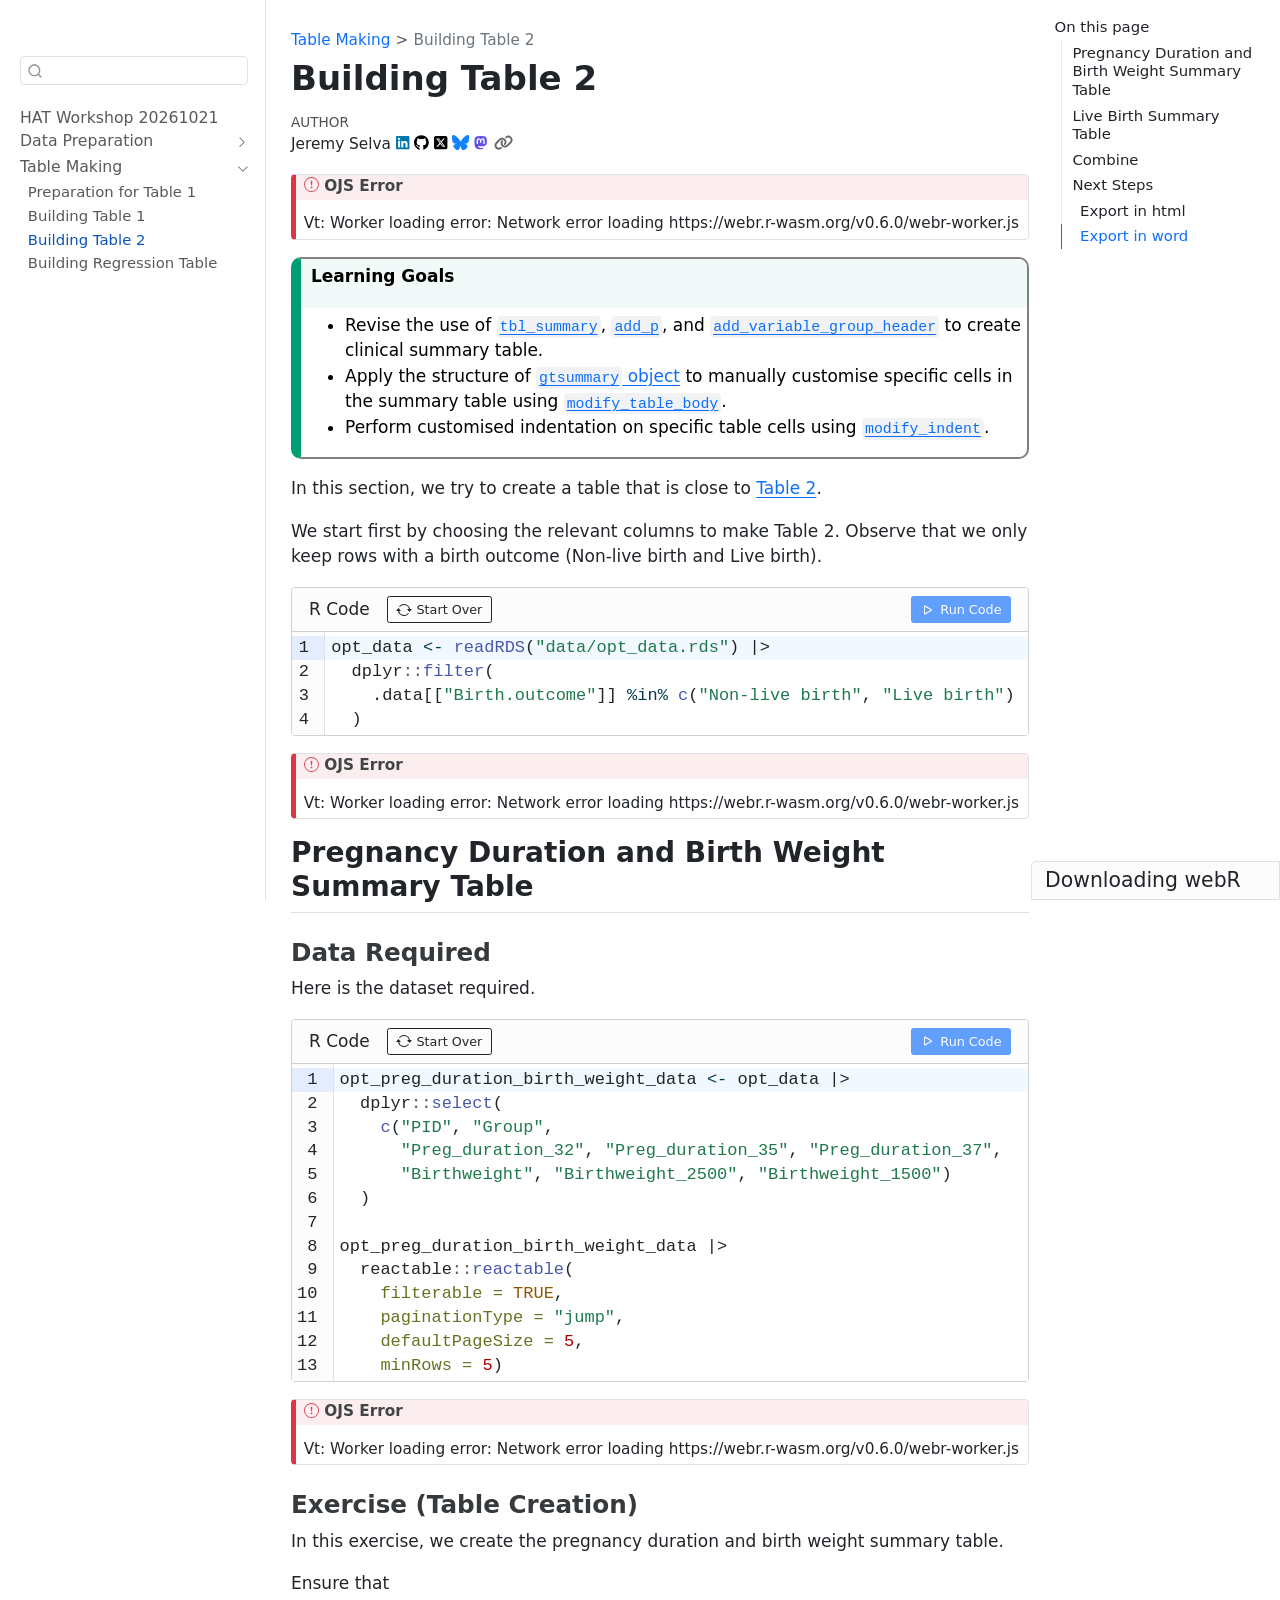
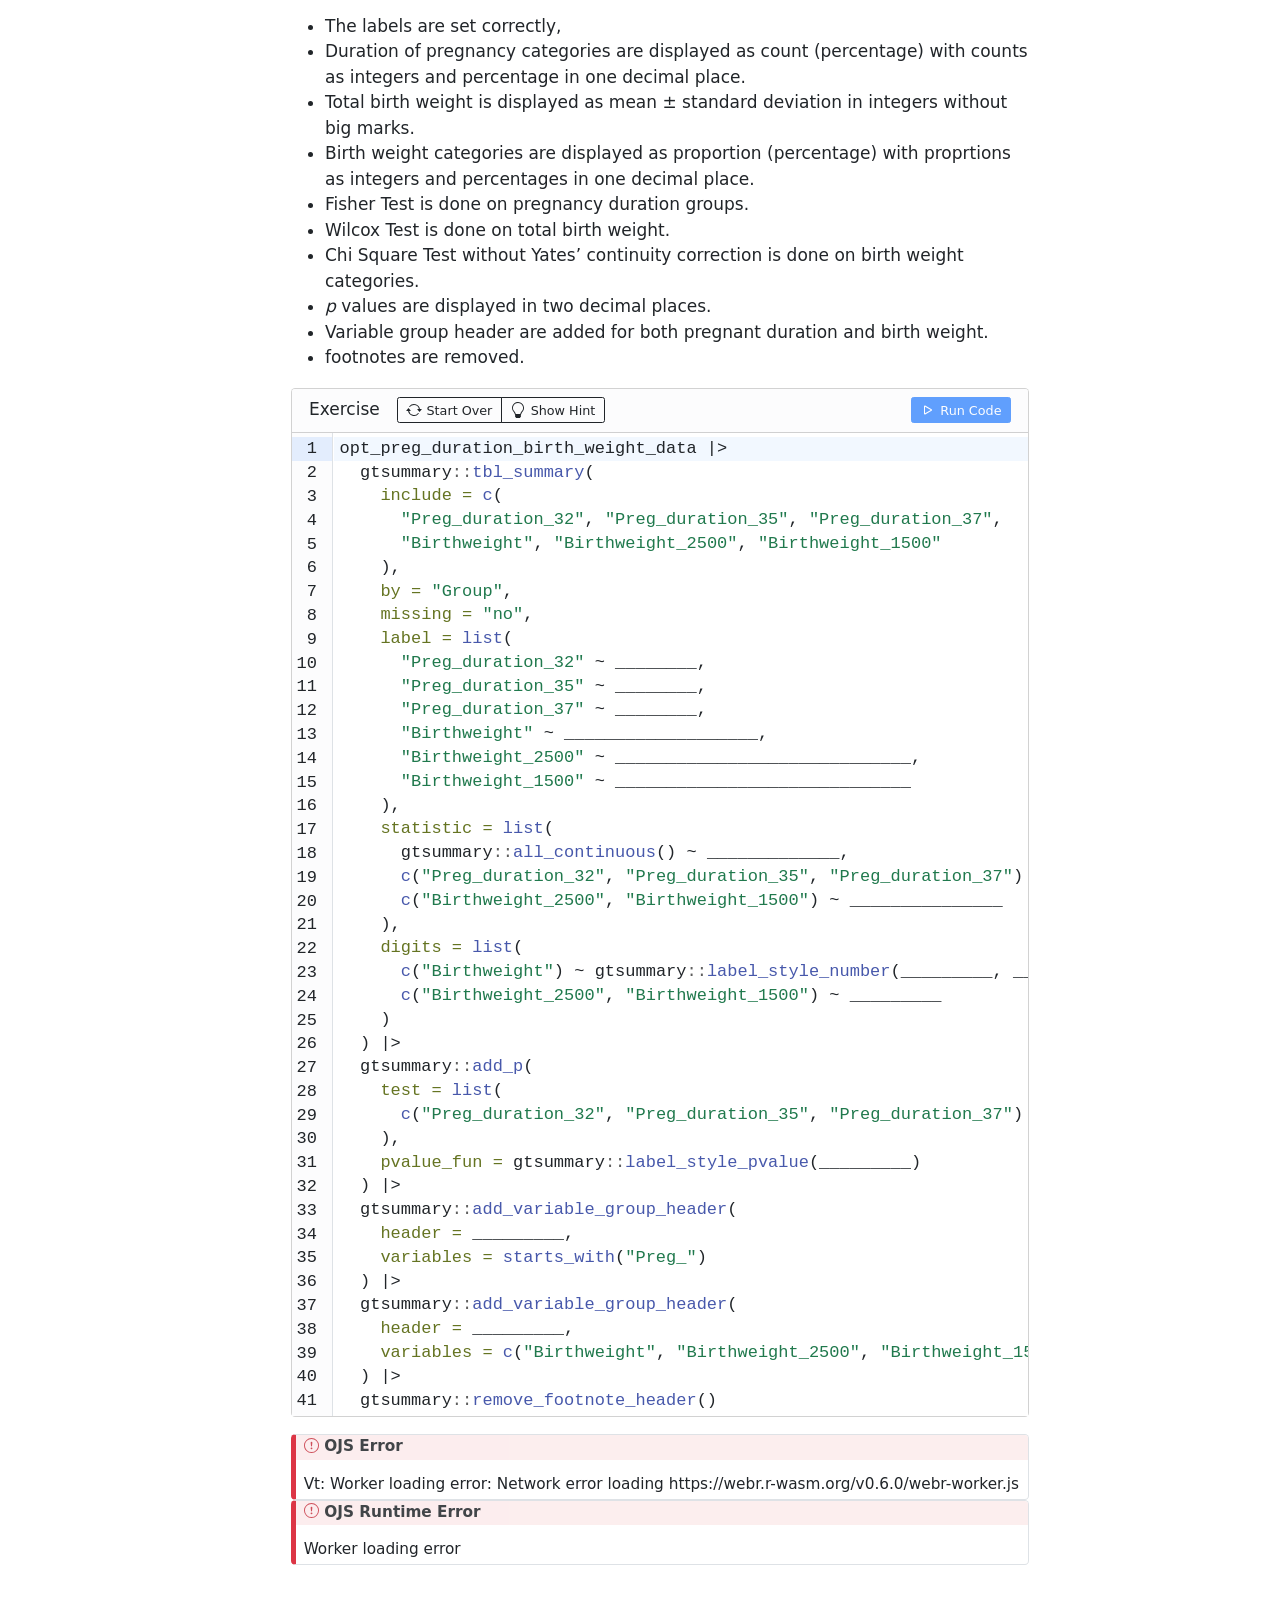
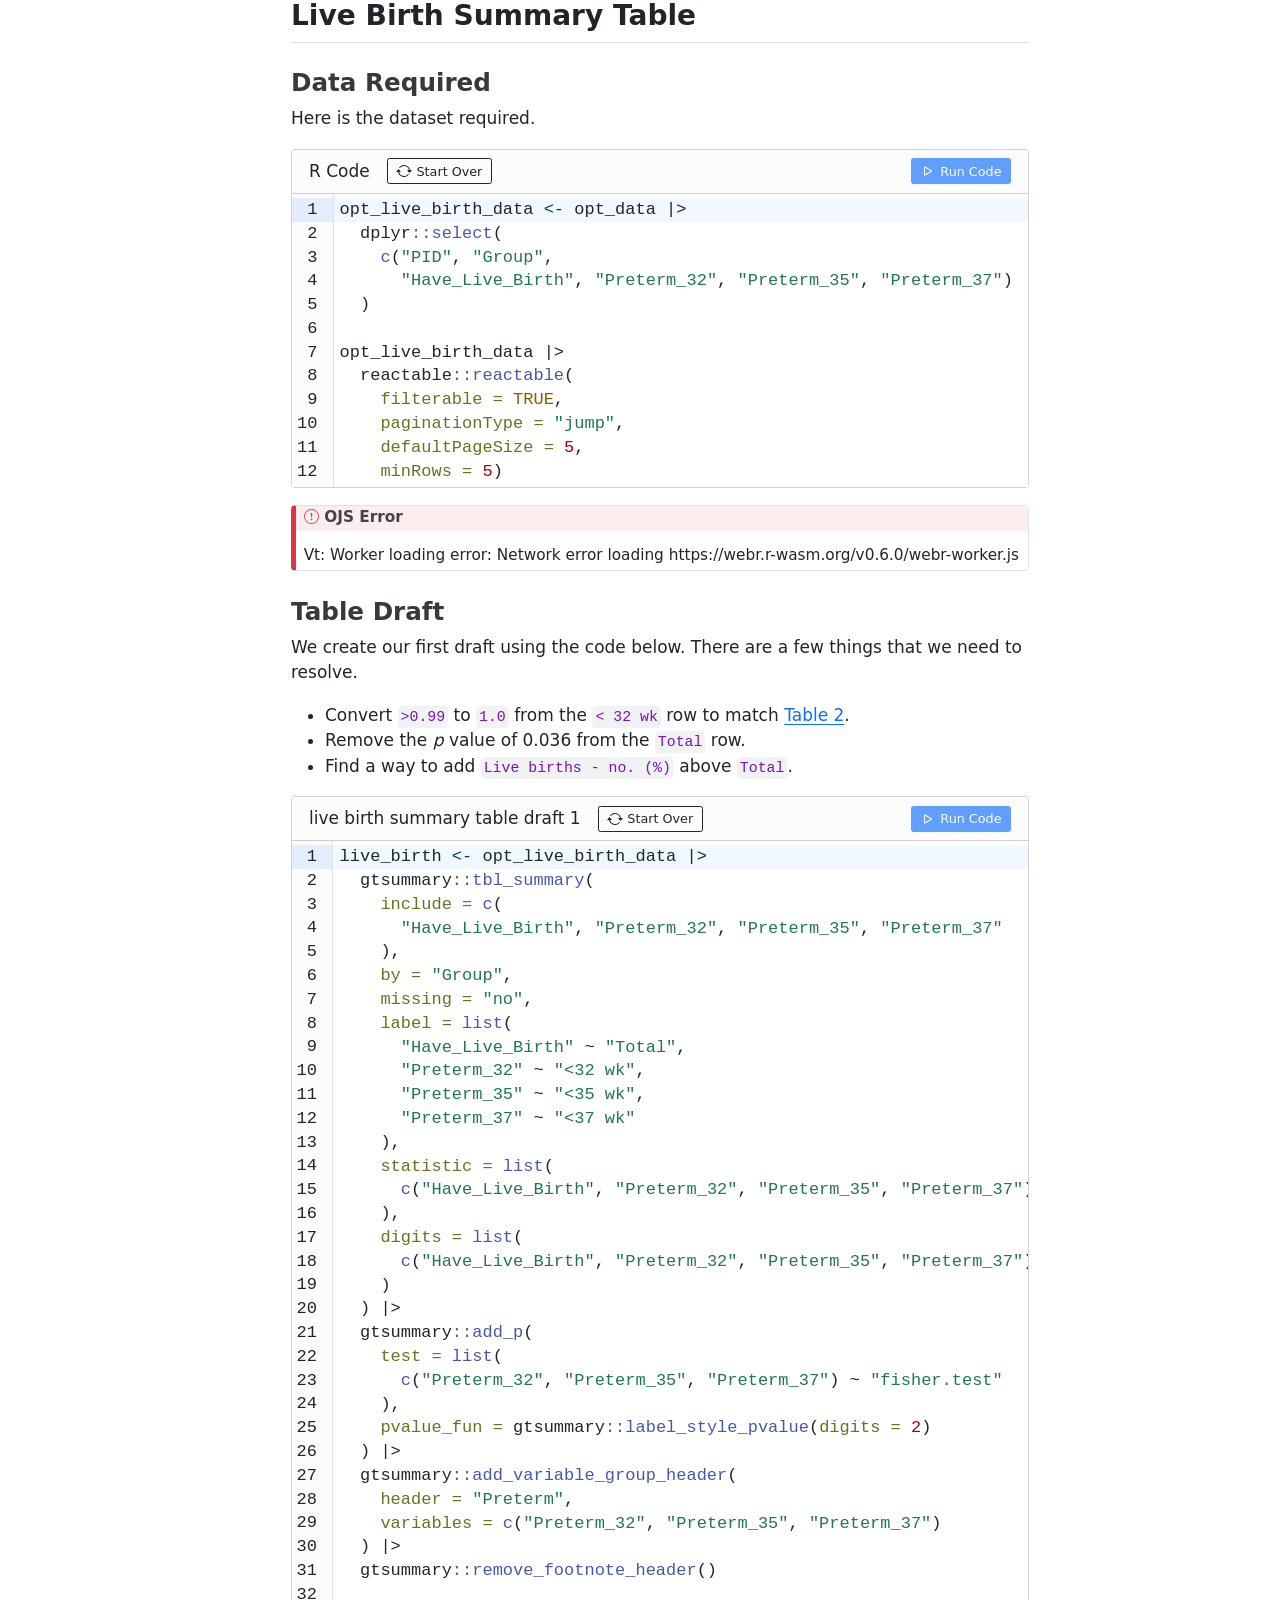
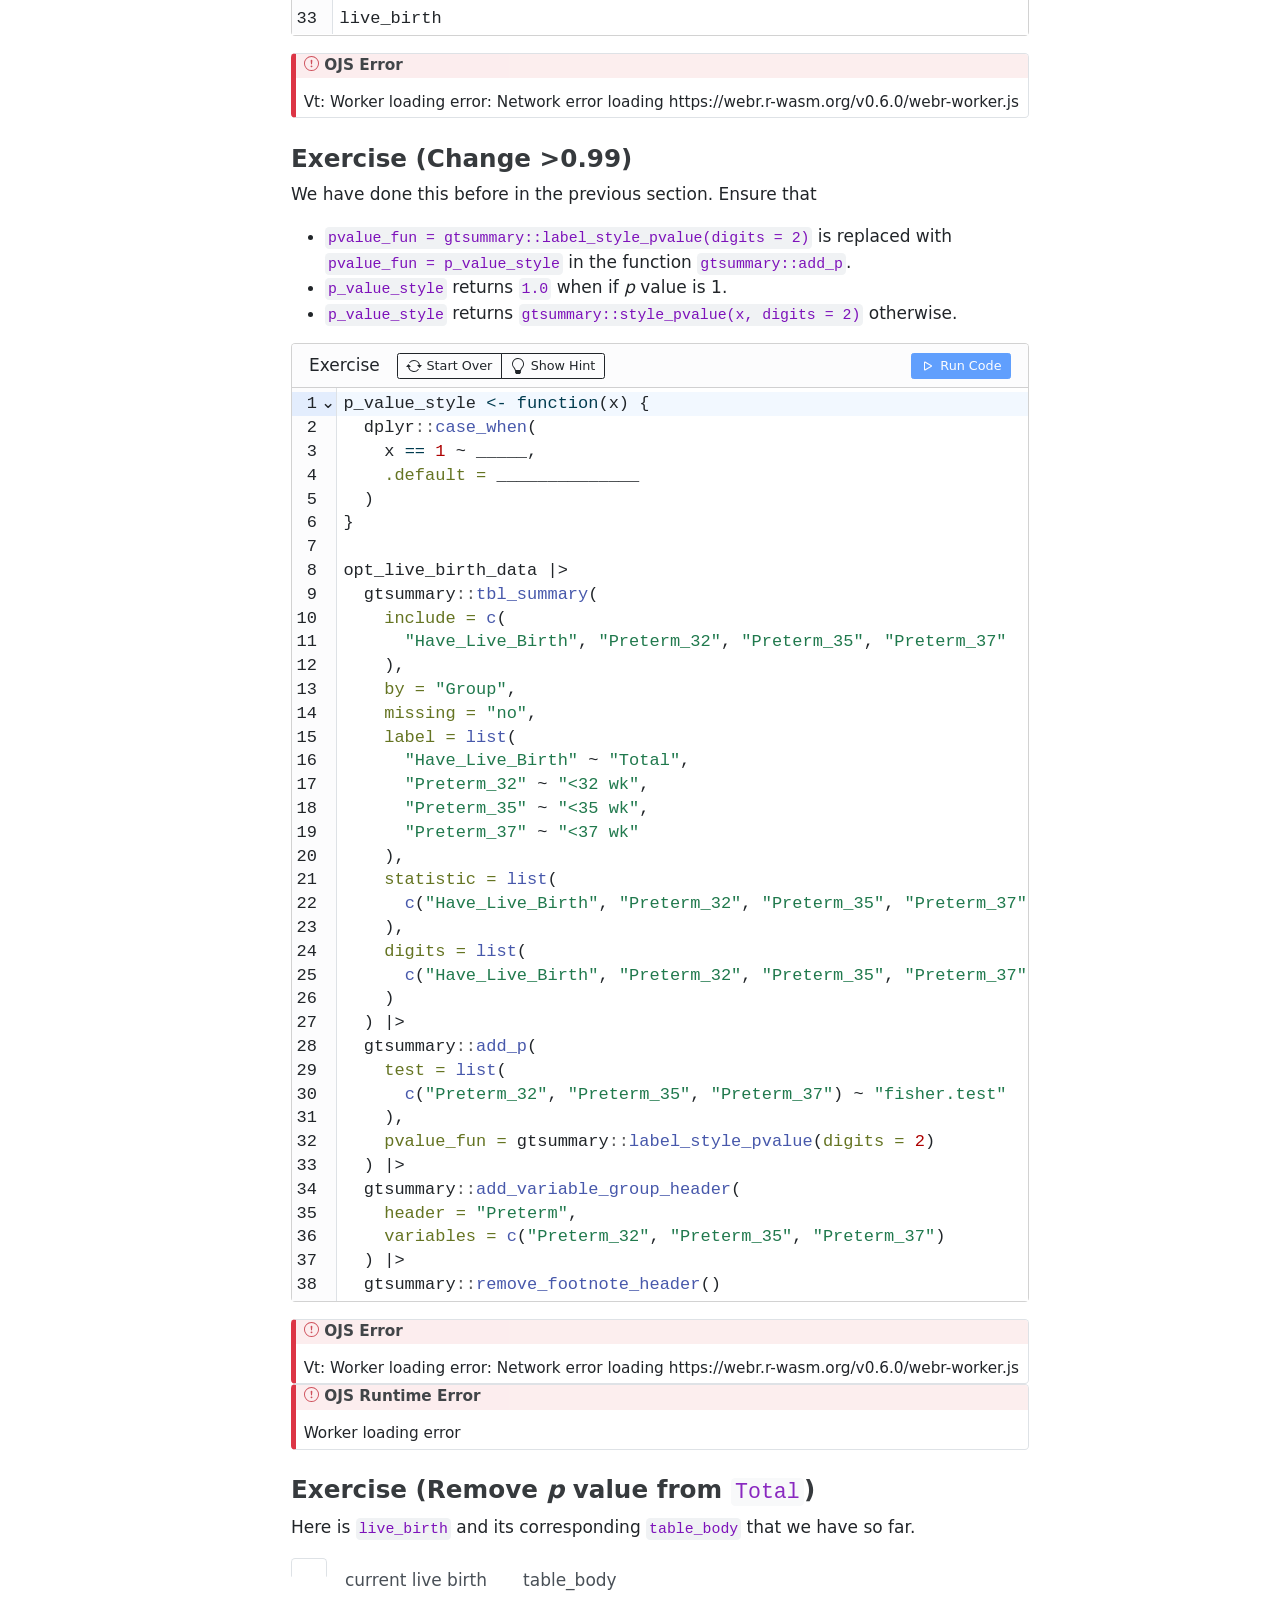
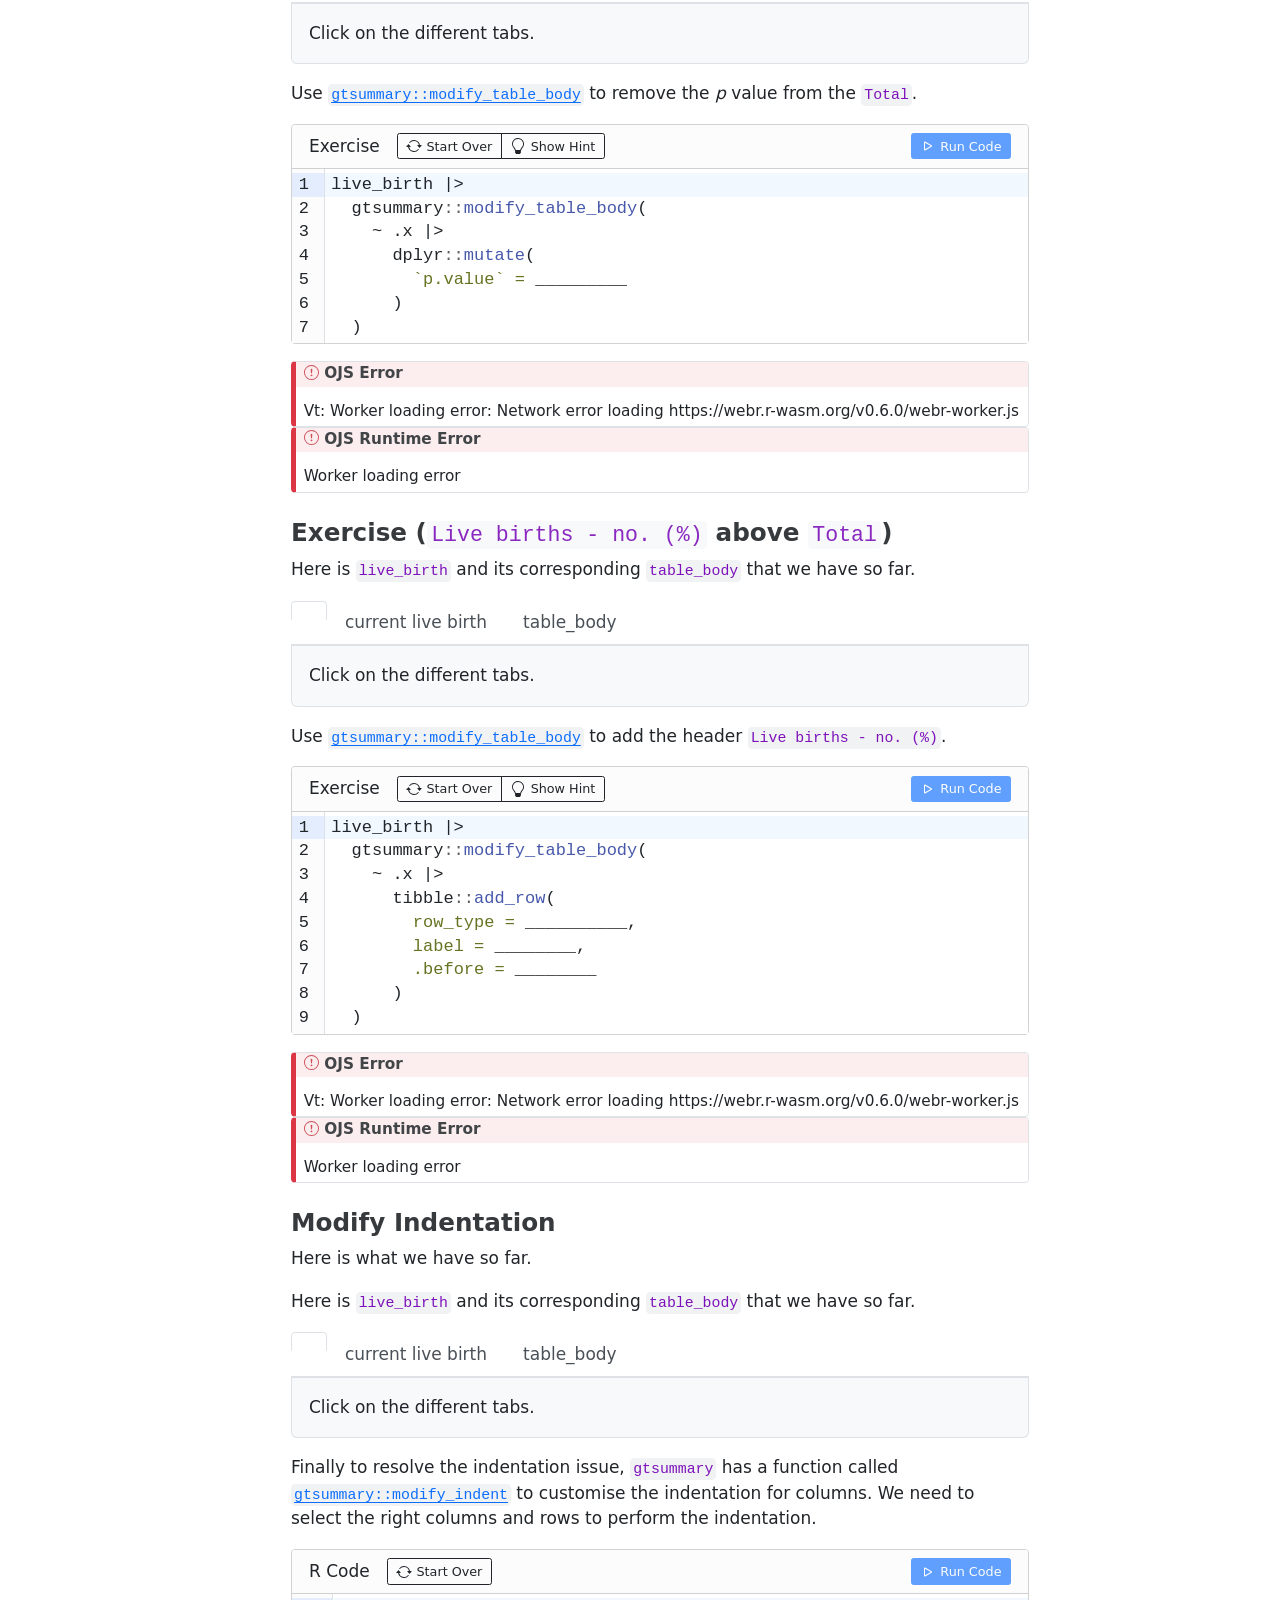
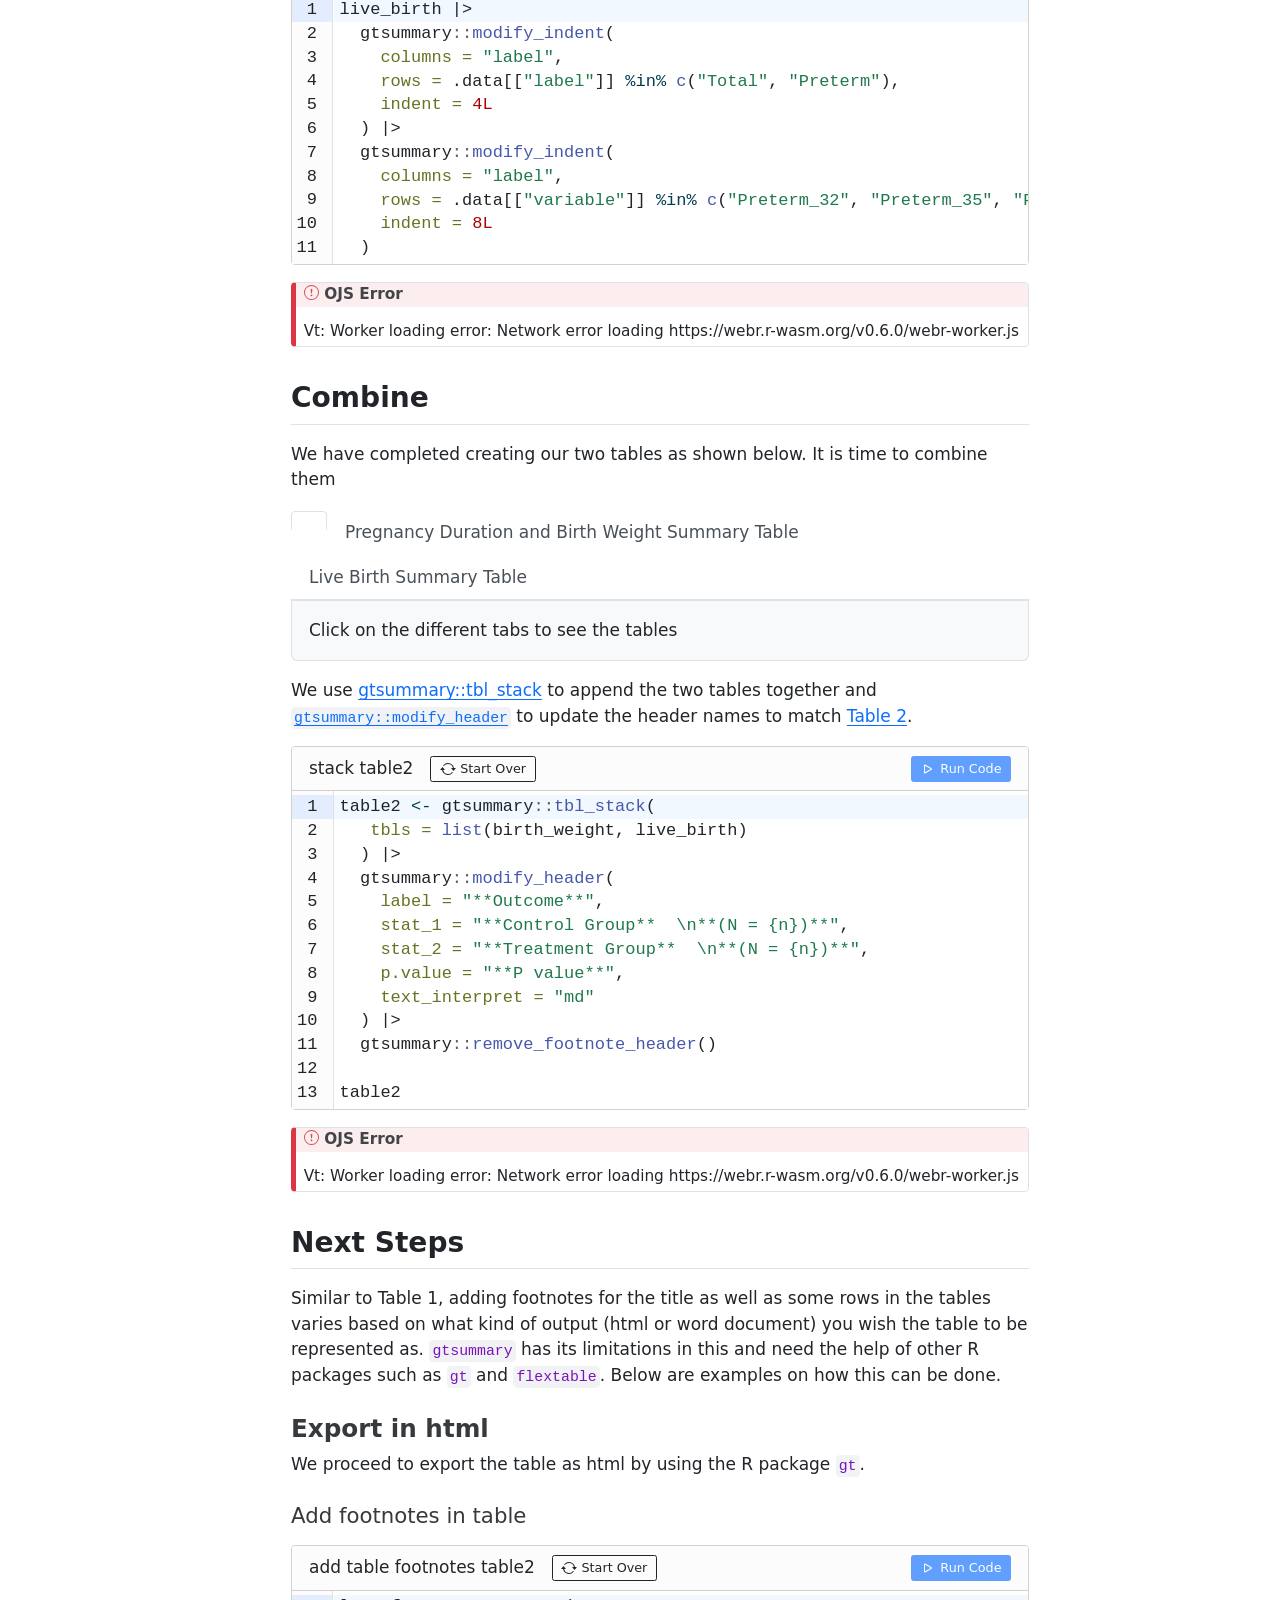
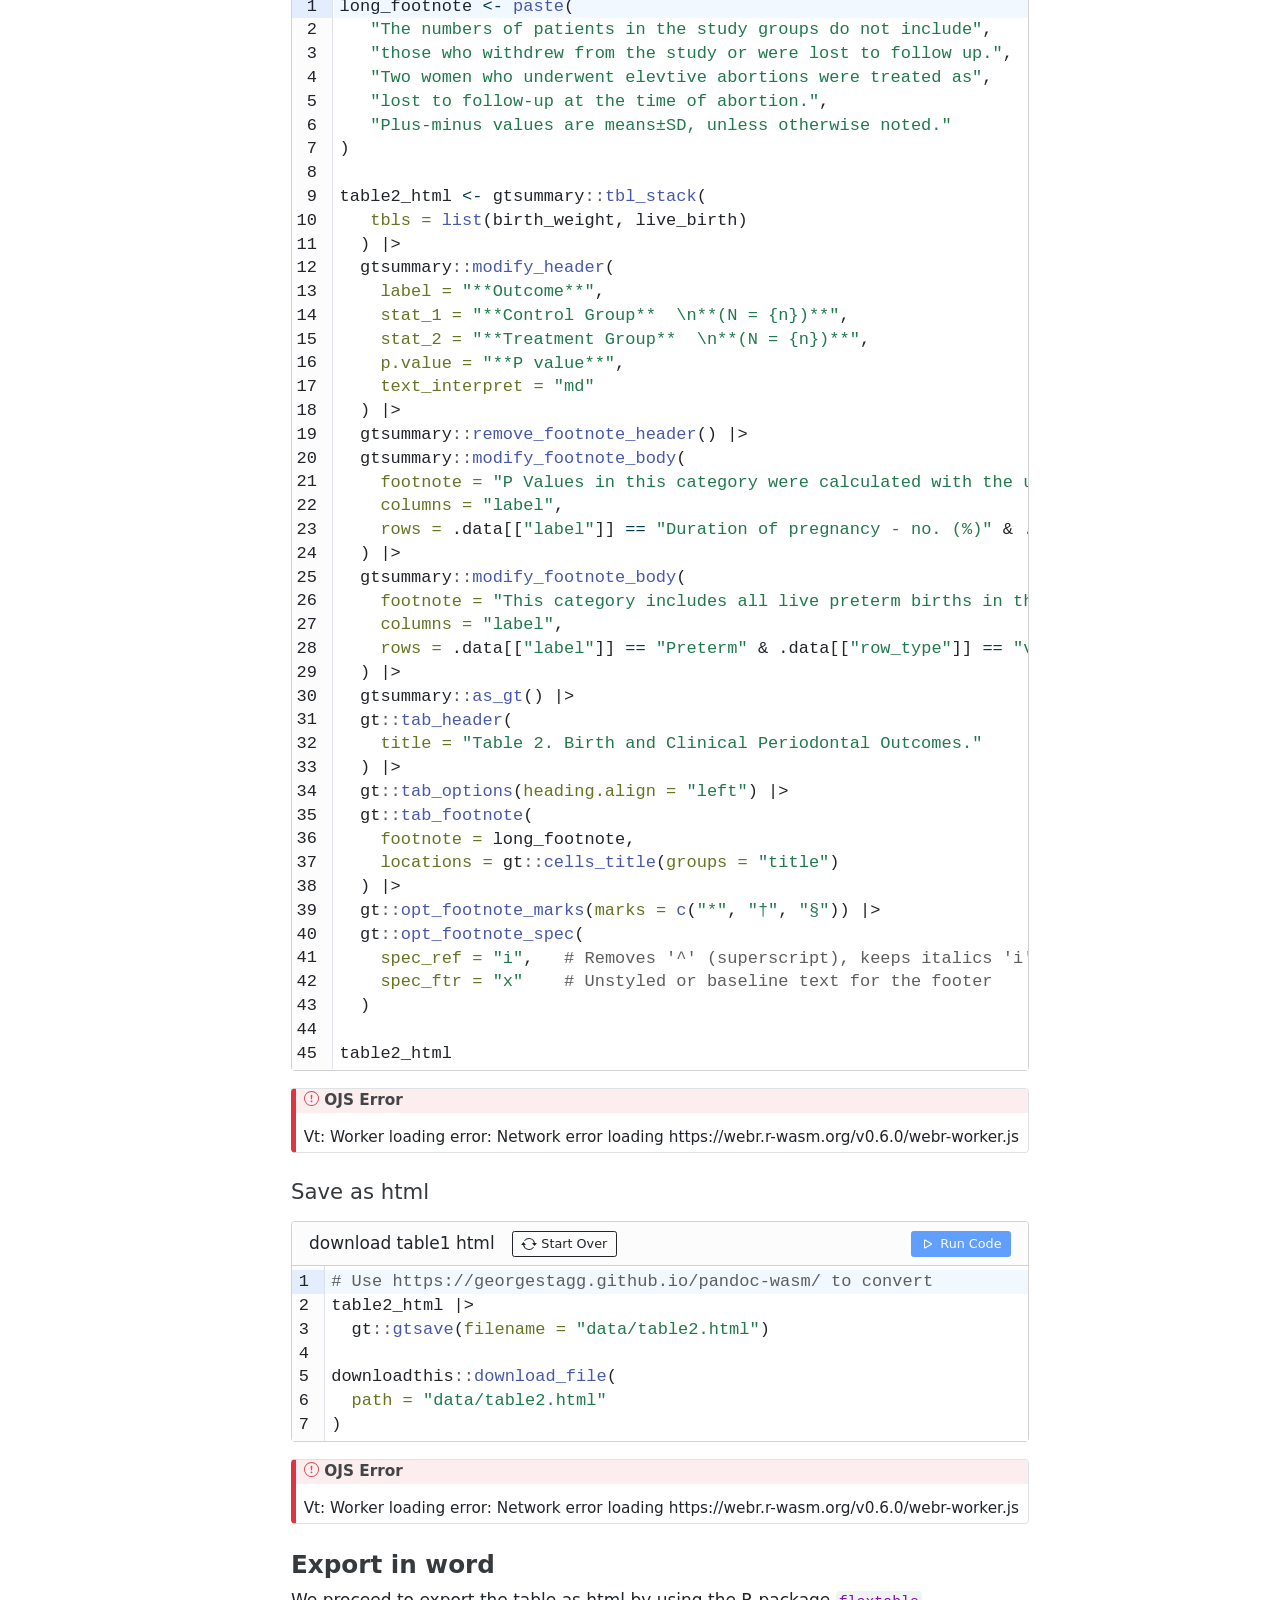
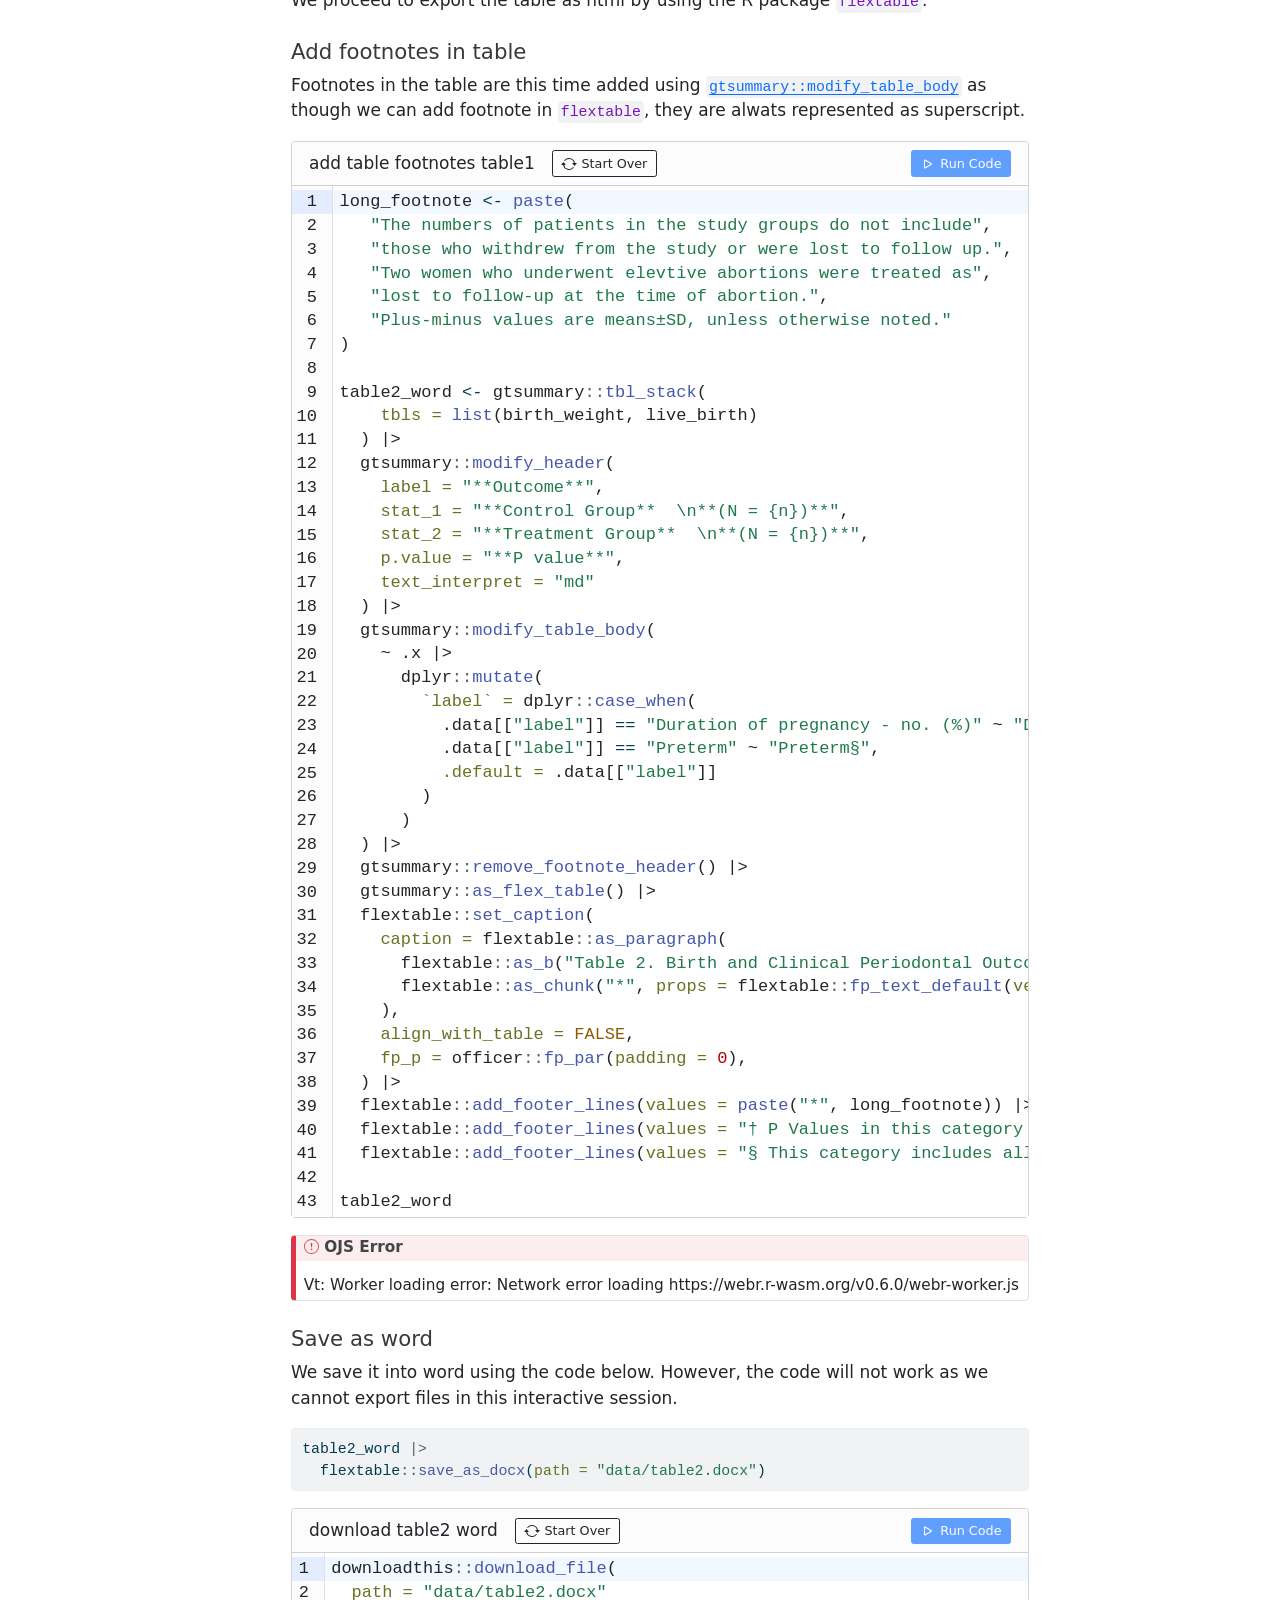
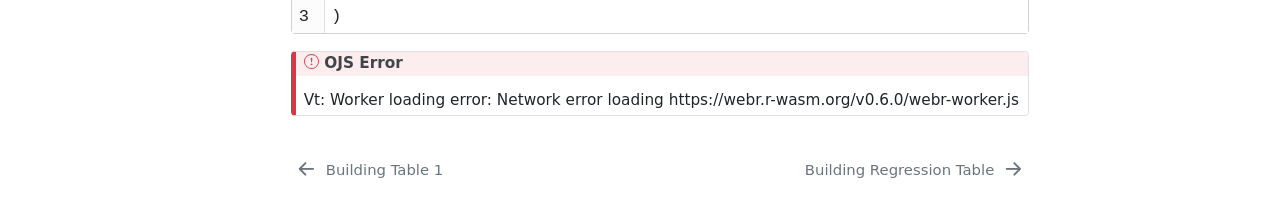
<file: docs/table_basic/table_2.html>
<!DOCTYPE html>
<html xmlns="http://www.w3.org/1999/xhtml" lang="en" xml:lang="en"><head>

<meta charset="utf-8">
<meta name="generator" content="quarto-1.8.21">

<meta name="viewport" content="width=device-width, initial-scale=1.0, user-scalable=yes">

<meta name="author" content="Jeremy Selva      ">

<title>Building Table 2 – HAT Workshop 20261021</title>
<style>
code{white-space: pre-wrap;}
span.smallcaps{font-variant: small-caps;}
div.columns{display: flex; gap: min(4vw, 1.5em);}
div.column{flex: auto; overflow-x: auto;}
div.hanging-indent{margin-left: 1.5em; text-indent: -1.5em;}
ul.task-list{list-style: none;}
ul.task-list li input[type="checkbox"] {
  width: 0.8em;
  margin: 0 0.8em 0.2em -1em; /* quarto-specific, see https://github.com/quarto-dev/quarto-cli/issues/4556 */ 
  vertical-align: middle;
}
/* CSS for syntax highlighting */
html { -webkit-text-size-adjust: 100%; }
pre > code.sourceCode { white-space: pre; position: relative; }
pre > code.sourceCode > span { display: inline-block; line-height: 1.25; }
pre > code.sourceCode > span:empty { height: 1.2em; }
.sourceCode { overflow: visible; }
code.sourceCode > span { color: inherit; text-decoration: inherit; }
div.sourceCode { margin: 1em 0; }
pre.sourceCode { margin: 0; }
@media screen {
div.sourceCode { overflow: auto; }
}
@media print {
pre > code.sourceCode { white-space: pre-wrap; }
pre > code.sourceCode > span { text-indent: -5em; padding-left: 5em; }
}
pre.numberSource code
  { counter-reset: source-line 0; }
pre.numberSource code > span
  { position: relative; left: -4em; counter-increment: source-line; }
pre.numberSource code > span > a:first-child::before
  { content: counter(source-line);
    position: relative; left: -1em; text-align: right; vertical-align: baseline;
    border: none; display: inline-block;
    -webkit-touch-callout: none; -webkit-user-select: none;
    -khtml-user-select: none; -moz-user-select: none;
    -ms-user-select: none; user-select: none;
    padding: 0 4px; width: 4em;
  }
pre.numberSource { margin-left: 3em;  padding-left: 4px; }
div.sourceCode
  {   }
@media screen {
pre > code.sourceCode > span > a:first-child::before { text-decoration: underline; }
}
</style>


<script src="../site_libs/quarto-nav/quarto-nav.js"></script>
<script src="../site_libs/quarto-nav/headroom.min.js"></script>
<script src="../site_libs/clipboard/clipboard.min.js"></script>
<script src="../site_libs/quarto-search/autocomplete.umd.js"></script>
<script src="../site_libs/quarto-search/fuse.min.js"></script>
<script src="../site_libs/quarto-search/quarto-search.js"></script>
<meta name="quarto:offset" content="../">
<link href="../table_basic/table_3.html" rel="next">
<link href="../table_basic/table_1.html" rel="prev">
<script src="../site_libs/quarto-html/quarto.js" type="module"></script>
<script src="../site_libs/quarto-html/tabsets/tabsets.js" type="module"></script>
<script src="../site_libs/quarto-html/axe/axe-check.js" type="module"></script>
<script src="../site_libs/quarto-html/popper.min.js"></script>
<script src="../site_libs/quarto-html/tippy.umd.min.js"></script>
<script src="../site_libs/quarto-html/anchor.min.js"></script>
<link href="../site_libs/quarto-html/tippy.css" rel="stylesheet">
<link href="../site_libs/quarto-html/quarto-syntax-highlighting-ea1d7ac60288e0f1efdbc993fd8432ae.css" rel="stylesheet" id="quarto-text-highlighting-styles">
<script src="../site_libs/bootstrap/bootstrap.min.js"></script>
<link href="../site_libs/bootstrap/bootstrap-icons.css" rel="stylesheet">
<link href="../site_libs/bootstrap/bootstrap-2227e5d5faaab9fa46c5a455101016d9.min.css" rel="stylesheet" append-hash="true" id="quarto-bootstrap" data-mode="light">
<script src="../site_libs/quarto-contrib/live-runtime/live-runtime.js" type="module"></script>
<link href="../site_libs/quarto-contrib/live-runtime/live-runtime.css" rel="stylesheet">
<script id="quarto-search-options" type="application/json">{
  "location": "sidebar",
  "copy-button": false,
  "collapse-after": 3,
  "panel-placement": "start",
  "type": "textbox",
  "limit": 50,
  "keyboard-shortcut": [
    "f",
    "/",
    "s"
  ],
  "show-item-context": false,
  "language": {
    "search-no-results-text": "No results",
    "search-matching-documents-text": "matching documents",
    "search-copy-link-title": "Copy link to search",
    "search-hide-matches-text": "Hide additional matches",
    "search-more-match-text": "more match in this document",
    "search-more-matches-text": "more matches in this document",
    "search-clear-button-title": "Clear",
    "search-text-placeholder": "",
    "search-detached-cancel-button-title": "Cancel",
    "search-submit-button-title": "Submit",
    "search-label": "Search"
  }
}</script>
<script type="module" src="../site_libs/quarto-ojs/quarto-ojs-runtime.js"></script>
<link href="../site_libs/quarto-ojs/quarto-ojs.css" rel="stylesheet">


</head>

<body class="nav-sidebar docked quarto-light">

<div id="quarto-search-results"></div>
  <header id="quarto-header" class="headroom fixed-top">
  <nav class="quarto-secondary-nav">
    <div class="container-fluid d-flex">
      <button type="button" class="quarto-btn-toggle btn" data-bs-toggle="collapse" role="button" data-bs-target=".quarto-sidebar-collapse-item" aria-controls="quarto-sidebar" aria-expanded="false" aria-label="Toggle sidebar navigation" onclick="if (window.quartoToggleHeadroom) { window.quartoToggleHeadroom(); }">
        <i class="bi bi-layout-text-sidebar-reverse"></i>
      </button>
        <nav class="quarto-page-breadcrumbs" aria-label="breadcrumb"><ol class="breadcrumb"><li class="breadcrumb-item"><a href="../table_basic/age_race_edu_table_1.html">Table Making</a></li><li class="breadcrumb-item"><a href="../table_basic/table_2.html">Building Table 2</a></li></ol></nav>
        <a class="flex-grow-1" role="navigation" data-bs-toggle="collapse" data-bs-target=".quarto-sidebar-collapse-item" aria-controls="quarto-sidebar" aria-expanded="false" aria-label="Toggle sidebar navigation" onclick="if (window.quartoToggleHeadroom) { window.quartoToggleHeadroom(); }">      
        </a>
      <button type="button" class="btn quarto-search-button" aria-label="Search" onclick="window.quartoOpenSearch();">
        <i class="bi bi-search"></i>
      </button>
    </div>
  </nav>
</header>
<!-- content -->
<div id="quarto-content" class="quarto-container page-columns page-rows-contents page-layout-article">
<!-- sidebar -->
  <nav id="quarto-sidebar" class="sidebar collapse collapse-horizontal quarto-sidebar-collapse-item sidebar-navigation docked overflow-auto">
    <div class="pt-lg-2 mt-2 text-left sidebar-header">
      <a href="../index.html" class="sidebar-logo-link">
      </a>
      </div>
        <div class="mt-2 flex-shrink-0 align-items-center">
        <div class="sidebar-search">
        <div id="quarto-search" class="" title="Search"></div>
        </div>
        </div>
    <div class="sidebar-menu-container"> 
    <ul class="list-unstyled mt-1">
        <li class="sidebar-item">
  <div class="sidebar-item-container"> 
  <a href="../index.html" class="sidebar-item-text sidebar-link">
 <span class="menu-text">HAT Workshop 20261021</span></a>
  </div>
</li>
        <li class="sidebar-item sidebar-item-section">
      <div class="sidebar-item-container"> 
            <a class="sidebar-item-text sidebar-link text-start collapsed" data-bs-toggle="collapse" data-bs-target="#quarto-sidebar-section-1" role="navigation" aria-expanded="false">
 <span class="menu-text">Data Preparation</span></a>
          <a class="sidebar-item-toggle text-start collapsed" data-bs-toggle="collapse" data-bs-target="#quarto-sidebar-section-1" role="navigation" aria-expanded="false" aria-label="Toggle section">
            <i class="bi bi-chevron-right ms-2"></i>
          </a> 
      </div>
      <ul id="quarto-sidebar-section-1" class="collapse list-unstyled sidebar-section depth1 ">  
          <li class="sidebar-item">
  <div class="sidebar-item-container"> 
  <a href="../table_basic/prep_data.html" class="sidebar-item-text sidebar-link">
 <span class="menu-text">Cleaning Obstetrics and Periodontal Therapy Dataset</span></a>
  </div>
</li>
      </ul>
  </li>
        <li class="sidebar-item sidebar-item-section">
      <div class="sidebar-item-container"> 
            <a class="sidebar-item-text sidebar-link text-start" data-bs-toggle="collapse" data-bs-target="#quarto-sidebar-section-2" role="navigation" aria-expanded="true">
 <span class="menu-text">Table Making</span></a>
          <a class="sidebar-item-toggle text-start" data-bs-toggle="collapse" data-bs-target="#quarto-sidebar-section-2" role="navigation" aria-expanded="true" aria-label="Toggle section">
            <i class="bi bi-chevron-right ms-2"></i>
          </a> 
      </div>
      <ul id="quarto-sidebar-section-2" class="collapse list-unstyled sidebar-section depth1 show">  
          <li class="sidebar-item">
  <div class="sidebar-item-container"> 
  <a href="../table_basic/age_race_edu_table_1.html" class="sidebar-item-text sidebar-link">
 <span class="menu-text">Preparation for Table 1</span></a>
  </div>
</li>
          <li class="sidebar-item">
  <div class="sidebar-item-container"> 
  <a href="../table_basic/table_1.html" class="sidebar-item-text sidebar-link">
 <span class="menu-text">Building Table 1</span></a>
  </div>
</li>
          <li class="sidebar-item">
  <div class="sidebar-item-container"> 
  <a href="../table_basic/table_2.html" class="sidebar-item-text sidebar-link active">
 <span class="menu-text">Building Table 2</span></a>
  </div>
</li>
          <li class="sidebar-item">
  <div class="sidebar-item-container"> 
  <a href="../table_basic/table_3.html" class="sidebar-item-text sidebar-link">
 <span class="menu-text">Building Regression Table</span></a>
  </div>
</li>
      </ul>
  </li>
    </ul>
    </div>
</nav>
<div id="quarto-sidebar-glass" class="quarto-sidebar-collapse-item" data-bs-toggle="collapse" data-bs-target=".quarto-sidebar-collapse-item"></div>
<!-- margin-sidebar -->
    <div id="quarto-margin-sidebar" class="sidebar margin-sidebar">
        <nav id="TOC" role="doc-toc" class="toc-active">
    <h2 id="toc-title">On this page</h2>
   
  <ul>
  <li><a href="#pregnancy-duration-and-birth-weight-summary-table" id="toc-pregnancy-duration-and-birth-weight-summary-table" class="nav-link active" data-scroll-target="#pregnancy-duration-and-birth-weight-summary-table">Pregnancy Duration and Birth Weight Summary Table</a>
  <ul class="collapse">
  <li><a href="#data-required" id="toc-data-required" class="nav-link" data-scroll-target="#data-required">Data Required</a></li>
  <li><a href="#exercise-table-creation" id="toc-exercise-table-creation" class="nav-link" data-scroll-target="#exercise-table-creation">Exercise (Table Creation)</a></li>
  </ul></li>
  <li><a href="#live-birth-summary-table" id="toc-live-birth-summary-table" class="nav-link" data-scroll-target="#live-birth-summary-table">Live Birth Summary Table</a>
  <ul class="collapse">
  <li><a href="#data-required-1" id="toc-data-required-1" class="nav-link" data-scroll-target="#data-required-1">Data Required</a></li>
  <li><a href="#table-draft" id="toc-table-draft" class="nav-link" data-scroll-target="#table-draft">Table Draft</a></li>
  <li><a href="#exercise-change-0.99" id="toc-exercise-change-0.99" class="nav-link" data-scroll-target="#exercise-change-0.99">Exercise (Change &gt;0.99)</a></li>
  <li><a href="#exercise-remove-p-value-from-total" id="toc-exercise-remove-p-value-from-total" class="nav-link" data-scroll-target="#exercise-remove-p-value-from-total">Exercise (Remove <em>p</em> value from <code>Total</code>)</a></li>
  <li><a href="#exercise-live-births---no.-above-total" id="toc-exercise-live-births---no.-above-total" class="nav-link" data-scroll-target="#exercise-live-births---no.-above-total">Exercise (<code>Live births - no. (%)</code> above <code>Total</code>)</a></li>
  <li><a href="#modify-indentation" id="toc-modify-indentation" class="nav-link" data-scroll-target="#modify-indentation">Modify Indentation</a></li>
  </ul></li>
  <li><a href="#combine" id="toc-combine" class="nav-link" data-scroll-target="#combine">Combine</a></li>
  <li><a href="#next-steps" id="toc-next-steps" class="nav-link" data-scroll-target="#next-steps">Next Steps</a>
  <ul class="collapse">
  <li><a href="#export-in-html" id="toc-export-in-html" class="nav-link" data-scroll-target="#export-in-html">Export in html</a></li>
  <li><a href="#export-in-word" id="toc-export-in-word" class="nav-link" data-scroll-target="#export-in-word">Export in word</a></li>
  </ul></li>
  </ul>
</nav>
    </div>
<!-- main -->
<main class="content" id="quarto-document-content">

<header id="title-block-header" class="quarto-title-block default"><nav class="quarto-page-breadcrumbs quarto-title-breadcrumbs d-none d-lg-block" aria-label="breadcrumb"><ol class="breadcrumb"><li class="breadcrumb-item"><a href="../table_basic/age_race_edu_table_1.html">Table Making</a></li><li class="breadcrumb-item"><a href="../table_basic/table_2.html">Building Table 2</a></li></ol></nav>
<div class="quarto-title">
<h1 class="title">Building Table 2</h1>
</div>



<div class="quarto-title-meta">

    <div>
    <div class="quarto-title-meta-heading">Author</div>
    <div class="quarto-title-meta-contents">
             <p>Jeremy Selva <a href="https://www.linkedin.com/in/jeremy-selva-085b9112a/" target="_blank"><svg aria-hidden="true" role="img" viewbox="0 0 448 512" style="height:1em;width:0.88em;vertical-align:-0.125em;margin-left:auto;margin-right:auto;font-size:inherit;fill:#0077ac;overflow:visible;position:relative;"><path d="M416 32H31.9C14.3 32 0 46.5 0 64.3v383.4C0 465.5 14.3 480 31.9 480H416c17.6 0 32-14.5 32-32.3V64.3c0-17.8-14.4-32.3-32-32.3zM135.4 416H69V202.2h66.5V416zm-33.2-243c-21.3 0-38.5-17.3-38.5-38.5S80.9 96 102.2 96c21.2 0 38.5 17.3 38.5 38.5 0 21.3-17.2 38.5-38.5 38.5zm282.1 243h-66.4V312c0-24.8-.5-56.7-34.5-56.7-34.6 0-39.9 27-39.9 54.9V416h-66.4V202.2h63.7v29.2h.9c8.9-16.8 30.6-34.5 62.9-34.5 67.2 0 79.7 44.3 79.7 101.9V416z"></path></svg></a> <a href="https://github.com/JauntyJJS" target="_blank"><svg aria-hidden="true" role="img" viewbox="0 0 496 512" style="height:1em;width:0.97em;vertical-align:-0.125em;margin-left:auto;margin-right:auto;font-size:inherit;fill:#000000;overflow:visible;position:relative;"><path d="M165.9 397.4c0 2-2.3 3.6-5.2 3.6-3.3.3-5.6-1.3-5.6-3.6 0-2 2.3-3.6 5.2-3.6 3-.3 5.6 1.3 5.6 3.6zm-31.1-4.5c-.7 2 1.3 4.3 4.3 4.9 2.6 1 5.6 0 6.2-2s-1.3-4.3-4.3-5.2c-2.6-.7-5.5.3-6.2 2.3zm44.2-1.7c-2.9.7-4.9 2.6-4.6 4.9.3 2 2.9 3.3 5.9 2.6 2.9-.7 4.9-2.6 4.6-4.6-.3-1.9-3-3.2-5.9-2.9zM244.8 8C106.1 8 0 113.3 0 252c0 110.9 69.8 205.8 169.5 239.2 12.8 2.3 17.3-5.6 17.3-12.1 0-6.2-.3-40.4-.3-61.4 0 0-70 15-84.7-29.8 0 0-11.4-29.1-27.8-36.6 0 0-22.9-15.7 1.6-15.4 0 0 24.9 2 38.6 25.8 21.9 38.6 58.6 27.5 72.9 20.9 2.3-16 8.8-27.1 16-33.7-55.9-6.2-112.3-14.3-112.3-110.5 0-27.5 7.6-41.3 23.6-58.9-2.6-6.5-11.1-33.3 2.6-67.9 20.9-6.5 69 27 69 27 20-5.6 41.5-8.5 62.8-8.5s42.8 2.9 62.8 8.5c0 0 48.1-33.6 69-27 13.7 34.7 5.2 61.4 2.6 67.9 16 17.7 25.8 31.5 25.8 58.9 0 96.5-58.9 104.2-114.8 110.5 9.2 7.9 17 22.9 17 46.4 0 33.7-.3 75.4-.3 83.6 0 6.5 4.6 14.4 17.3 12.1C428.2 457.8 496 362.9 496 252 496 113.3 383.5 8 244.8 8zM97.2 352.9c-1.3 1-1 3.3.7 5.2 1.6 1.6 3.9 2.3 5.2 1 1.3-1 1-3.3-.7-5.2-1.6-1.6-3.9-2.3-5.2-1zm-10.8-8.1c-.7 1.3.3 2.9 2.3 3.9 1.6 1 3.6.7 4.3-.7.7-1.3-.3-2.9-2.3-3.9-2-.6-3.6-.3-4.3.7zm32.4 35.6c-1.6 1.3-1 4.3 1.3 6.2 2.3 2.3 5.2 2.6 6.5 1 1.3-1.3.7-4.3-1.3-6.2-2.2-2.3-5.2-2.6-6.5-1zm-11.4-14.7c-1.6 1-1.6 3.6 0 5.9 1.6 2.3 4.3 3.3 5.6 2.3 1.6-1.3 1.6-3.9 0-6.2-1.4-2.3-4-3.3-5.6-2z"></path></svg></a> <a href="https://twitter.com/JauntyJJS" target="_blank"><svg aria-hidden="true" role="img" viewbox="0 0 448 512" style="height:1em;width:0.88em;vertical-align:-0.125em;margin-left:auto;margin-right:auto;font-size:inherit;fill:#000000;overflow:visible;position:relative;"><path d="M64 32C28.7 32 0 60.7 0 96V416c0 35.3 28.7 64 64 64H384c35.3 0 64-28.7 64-64V96c0-35.3-28.7-64-64-64H64zm297.1 84L257.3 234.6 379.4 396H283.8L209 298.1 123.3 396H75.8l111-126.9L69.7 116h98l67.7 89.5L313.6 116h47.5zM323.3 367.6L153.4 142.9H125.1L296.9 367.6h26.3z"></path></svg></a> <a href="https://bsky.app/profile/jauntyjjs.bsky.social" target="_blank"><svg aria-hidden="true" role="img" viewbox="0 0 576 512" style="height:1em;width:1.12em;vertical-align:-0.125em;margin-left:auto;margin-right:auto;font-size:inherit;fill:#1084ff;overflow:visible;position:relative;"><path d="M407.8 294.7c-3.3-.4-6.7-.8-10-1.3c3.4 .4 6.7 .9 10 1.3zM288 227.1C261.9 176.4 190.9 81.9 124.9 35.3C61.6-9.4 37.5-1.7 21.6 5.5C3.3 13.8 0 41.9 0 58.4S9.1 194 15 213.9c19.5 65.7 89.1 87.9 153.2 80.7c3.3-.5 6.6-.9 10-1.4c-3.3 .5-6.6 1-10 1.4C74.3 308.6-9.1 342.8 100.3 464.5C220.6 589.1 265.1 437.8 288 361.1c22.9 76.7 49.2 222.5 185.6 103.4c102.4-103.4 28.1-156-65.8-169.9c-3.3-.4-6.7-.8-10-1.3c3.4 .4 6.7 .9 10 1.3c64.1 7.1 133.6-15.1 153.2-80.7C566.9 194 576 75 576 58.4s-3.3-44.7-21.6-52.9c-15.8-7.1-40-14.9-103.2 29.8C385.1 81.9 314.1 176.4 288 227.1z"></path></svg></a> <a href="https://fosstodon.org/@JauntyJJS" target="_blank"><svg aria-hidden="true" role="img" viewbox="0 0 512 512" style="height:1em;width:1em;vertical-align:-0.125em;margin-left:auto;margin-right:auto;font-size:inherit;fill:#5f53e7;overflow:visible;position:relative;"><path d="M433 179.1c0-97.2-63.7-125.7-63.7-125.7-62.5-28.7-228.6-28.4-290.5 0 0 0-63.7 28.5-63.7 125.7 0 115.7-6.6 259.4 105.6 289.1 40.5 10.7 75.3 13 103.3 11.4 50.8-2.8 79.3-18.1 79.3-18.1l-1.7-36.9s-36.3 11.4-77.1 10.1c-40.4-1.4-83-4.4-89.6-54a102.5 102.5 0 0 1 -.9-13.9c85.6 20.9 158.7 9.1 178.8 6.7 56.1-6.7 105-41.3 111.2-72.9 9.8-49.8 9-121.5 9-121.5zm-75.1 125.2h-46.6v-114.2c0-49.7-64-51.6-64 6.9v62.5h-46.3V197c0-58.5-64-56.6-64-6.9v114.2H90.2c0-122.1-5.2-147.9 18.4-175 25.9-28.9 79.8-30.8 103.8 6.1l11.6 19.5 11.6-19.5c24.1-37.1 78.1-34.8 103.8-6.1 23.7 27.3 18.4 53 18.4 175z"></path></svg></a> <a href="https://jeremy-selva.netlify.app/" target="_blank"><svg aria-hidden="true" role="img" viewbox="0 0 640 512" style="height:1em;width:1.25em;vertical-align:-0.125em;margin-left:auto;margin-right:auto;font-size:inherit;fill:#666666;overflow:visible;position:relative;"><path d="M579.8 267.7c56.5-56.5 56.5-148 0-204.5c-50-50-128.8-56.5-186.3-15.4l-1.6 1.1c-14.4 10.3-17.7 30.3-7.4 44.6s30.3 17.7 44.6 7.4l1.6-1.1c32.1-22.9 76-19.3 103.8 8.6c31.5 31.5 31.5 82.5 0 114L422.3 334.8c-31.5 31.5-82.5 31.5-114 0c-27.9-27.9-31.5-71.8-8.6-103.8l1.1-1.6c10.3-14.4 6.9-34.4-7.4-44.6s-34.4-6.9-44.6 7.4l-1.1 1.6C206.5 251.2 213 330 263 380c56.5 56.5 148 56.5 204.5 0L579.8 267.7zM60.2 244.3c-56.5 56.5-56.5 148 0 204.5c50 50 128.8 56.5 186.3 15.4l1.6-1.1c14.4-10.3 17.7-30.3 7.4-44.6s-30.3-17.7-44.6-7.4l-1.6 1.1c-32.1 22.9-76 19.3-103.8-8.6C74 372 74 321 105.5 289.5L217.7 177.2c31.5-31.5 82.5-31.5 114 0c27.9 27.9 31.5 71.8 8.6 103.9l-1.1 1.6c-10.3 14.4-6.9 34.4 7.4 44.6s34.4 6.9 44.6-7.4l1.1-1.6C433.5 260.8 427 182 377 132c-56.5-56.5-148-56.5-204.5 0L60.2 244.3z"></path></svg></a> </p>
          </div>
  </div>
    
  
    
  </div>
  


</header>


<div class="cell" data-edit="false">
<div>
<div id="webr-1" class="exercise-cell">

</div>
<script type="webr-1-contents">
[base64]
</script>
</div>
</div>
<div class="goals">
<div class="goals-header">
<p>Learning Goals</p>
</div>
<div class="goals-container">
<ul>
<li>Revise the use of <a href="https://www.danieldsjoberg.com/gtsummary/reference/tbl_summary.html" target="_blank"><code>tbl_summary</code></a>, <a href="https://www.danieldsjoberg.com/gtsummary/reference/add_p.tbl_summary.html" target="_blank"><code>add_p</code></a>, and <a href="https://www.danieldsjoberg.com/gtsummary/reference/add_variable_group_header.html" target="_blank"><code>add_variable_group_header</code></a> to create clinical summary table.</li>
<li>Apply the structure of <a href="https://www.danieldsjoberg.com/gtsummary/articles/gtsummary_definition.html" target="_blank"><code>gtsummary</code> object</a> to manually customise specific cells in the summary table using <a href="https://www.danieldsjoberg.com/gtsummary/reference/modify_table_body.html" target="_blank"><code>modify_table_body</code></a>.</li>
<li>Perform customised indentation on specific table cells using <a href="https://www.danieldsjoberg.com/gtsummary/reference/modify_indent.html" target="_blank"><code>modify_indent</code></a>.</li>
</ul>
</div>
</div>
<p>In this section, we try to create a table that is close to <a href="https://www.nejm.org/cms/10.1056/NEJMoa062249/asset/b981f44a-0873-42d4-ad60-d7545e1f63cb/assets/images/large/nejmoa062249_t2.jpg" target="_blank">Table 2</a>.</p>
<p>We start first by choosing the relevant columns to make Table 2. Observe that we only keep rows with a birth outcome (Non-live birth and Live birth).</p>
<div class="cell" data-envir="table_2" data-autorun="true">
<div>
<div id="webr-2" class="exercise-cell">

</div>
<script type="webr-2-contents">
[base64]
</script>
</div>
</div>
<section id="pregnancy-duration-and-birth-weight-summary-table" class="level2">
<h2 class="anchored" data-anchor-id="pregnancy-duration-and-birth-weight-summary-table">Pregnancy Duration and Birth Weight Summary Table</h2>
<section id="data-required" class="level3">
<h3 class="anchored" data-anchor-id="data-required">Data Required</h3>
<p>Here is the dataset required.</p>
<div class="cell" data-envir="table_2" data-autorun="true">
<div>
<div id="webr-3" class="exercise-cell">

</div>
<script type="webr-3-contents">
[base64]
</script>
</div>
</div>
</section>
<section id="exercise-table-creation" class="level3">
<h3 class="anchored" data-anchor-id="exercise-table-creation">Exercise (Table Creation)</h3>
<p>In this exercise, we create the pregnancy duration and birth weight summary table.</p>
<p>Ensure that</p>
<ul>
<li>The labels are set correctly,</li>
<li>Duration of pregnancy categories are displayed as count (percentage) with counts as integers and percentage in one decimal place.</li>
<li>Total birth weight is displayed as mean ± standard deviation in integers without big marks.</li>
<li>Birth weight categories are displayed as proportion (percentage) with proprtions as integers and percentages in one decimal place.</li>
<li>Fisher Test is done on pregnancy duration groups.</li>
<li>Wilcox Test is done on total birth weight.</li>
<li>Chi Square Test without Yates’ continuity correction is done on birth weight categories.</li>
<li><em>p</em> values are displayed in two decimal places.</li>
<li>Variable group header are added for both pregnant duration and birth weight.</li>
<li>footnotes are removed.</li>
</ul>
<div class="cell" data-setup="true" data-exercise="preg_duration_table">
<script type="exercise-setup-preg_duration_table-contents">
[base64]
</script>
</div>
<div class="cell" data-exercise="preg_duration_table">
<div>
<div id="webr-5" class="exercise-cell">

</div>
<script type="webr-5-contents">
[base64]
</script>
</div>
</div>
<div class="hint webr-ojs-exercise exercise-hint d-none" data-exercise="preg_duration_table">
<div class="callout callout-style-default callout-note callout-titled">
<div class="callout-header d-flex align-content-center" data-bs-toggle="collapse" data-bs-target=".callout-1-contents" aria-controls="callout-1" aria-expanded="true" aria-label="Toggle callout">
<div class="callout-icon-container">
<i class="callout-icon"></i>
</div>
<div class="callout-title-container flex-fill">
<span class="screen-reader-only">Note</span>Hint 1
</div>
<div class="callout-btn-toggle d-inline-block border-0 py-1 ps-1 pe-0 float-end"><i class="callout-toggle"></i></div>
</div>
<div id="callout-1" class="callout-1-contents callout-collapse collapse show">
<div class="callout-body-container callout-body">
<p>Ensure the label parameter is something like this</p>
<div class="code-copy-outer-scaffold"><div class="sourceCode" id="cb1"><pre class="sourceCode r code-with-copy"><code class="sourceCode r"><span id="cb1-1"><a href="#cb1-1" aria-hidden="true" tabindex="-1"></a>label <span class="ot">=</span> <span class="fu">list</span>(</span>
<span id="cb1-2"><a href="#cb1-2" aria-hidden="true" tabindex="-1"></a>      <span class="st">"Preg_duration_32"</span> <span class="sc">~</span> <span class="st">"&lt;32 wk"</span>,</span>
<span id="cb1-3"><a href="#cb1-3" aria-hidden="true" tabindex="-1"></a>      <span class="st">"Preg_duration_35"</span> <span class="sc">~</span> <span class="st">"&lt;35 wk"</span>,</span>
<span id="cb1-4"><a href="#cb1-4" aria-hidden="true" tabindex="-1"></a>      <span class="st">"Preg_duration_37"</span> <span class="sc">~</span> <span class="st">"&lt;37 wk"</span>,</span>
<span id="cb1-5"><a href="#cb1-5" aria-hidden="true" tabindex="-1"></a>      <span class="st">"Birthweight"</span> <span class="sc">~</span> <span class="st">"Total weight - g"</span>,</span>
<span id="cb1-6"><a href="#cb1-6" aria-hidden="true" tabindex="-1"></a>      <span class="st">"Birthweight_2500"</span> <span class="sc">~</span> <span class="st">"&lt;2500 g - no./total no. (%)"</span>,</span>
<span id="cb1-7"><a href="#cb1-7" aria-hidden="true" tabindex="-1"></a>      <span class="st">"Birthweight_1500"</span> <span class="sc">~</span> <span class="st">"&lt;1500 g - no./total no. (%)"</span></span>
<span id="cb1-8"><a href="#cb1-8" aria-hidden="true" tabindex="-1"></a>    )</span></code></pre></div><button title="Copy to Clipboard" class="code-copy-button"><i class="bi"></i></button></div>
</div>
</div>
</div>
</div>
<div class="hint webr-ojs-exercise exercise-hint d-none" data-exercise="preg_duration_table">
<div class="callout callout-style-default callout-note callout-titled">
<div class="callout-header d-flex align-content-center" data-bs-toggle="collapse" data-bs-target=".callout-2-contents" aria-controls="callout-2" aria-expanded="true" aria-label="Toggle callout">
<div class="callout-icon-container">
<i class="callout-icon"></i>
</div>
<div class="callout-title-container flex-fill">
<span class="screen-reader-only">Note</span>Hint 2
</div>
<div class="callout-btn-toggle d-inline-block border-0 py-1 ps-1 pe-0 float-end"><i class="callout-toggle"></i></div>
</div>
<div id="callout-2" class="callout-2-contents callout-collapse collapse show">
<div class="callout-body-container callout-body">
<p>Ensure the statistics parameter is something like this</p>
<div class="code-copy-outer-scaffold"><div class="sourceCode" id="cb2"><pre class="sourceCode r code-with-copy"><code class="sourceCode r"><span id="cb2-1"><a href="#cb2-1" aria-hidden="true" tabindex="-1"></a>statistic <span class="ot">=</span> <span class="fu">list</span>(</span>
<span id="cb2-2"><a href="#cb2-2" aria-hidden="true" tabindex="-1"></a>      gtsummary<span class="sc">::</span><span class="fu">all_continuous</span>() <span class="sc">~</span> <span class="st">"{mean}±{sd}"</span>,</span>
<span id="cb2-3"><a href="#cb2-3" aria-hidden="true" tabindex="-1"></a>      <span class="fu">c</span>(<span class="st">"Preg_duration_32"</span>, <span class="st">"Preg_duration_35"</span>, <span class="st">"Preg_duration_37"</span>) <span class="sc">~</span> <span class="st">"{n} ({p})"</span>,</span>
<span id="cb2-4"><a href="#cb2-4" aria-hidden="true" tabindex="-1"></a>      <span class="fu">c</span>(<span class="st">"Birthweight_2500"</span>, <span class="st">"Birthweight_1500"</span>) <span class="sc">~</span> <span class="st">"{n}/{N} ({p})"</span></span>
<span id="cb2-5"><a href="#cb2-5" aria-hidden="true" tabindex="-1"></a>    )</span></code></pre></div><button title="Copy to Clipboard" class="code-copy-button"><i class="bi"></i></button></div>
</div>
</div>
</div>
</div>
<div class="hint webr-ojs-exercise exercise-hint d-none" data-exercise="preg_duration_table">
<div class="callout callout-style-default callout-note callout-titled">
<div class="callout-header d-flex align-content-center" data-bs-toggle="collapse" data-bs-target=".callout-3-contents" aria-controls="callout-3" aria-expanded="true" aria-label="Toggle callout">
<div class="callout-icon-container">
<i class="callout-icon"></i>
</div>
<div class="callout-title-container flex-fill">
<span class="screen-reader-only">Note</span>Hint 3
</div>
<div class="callout-btn-toggle d-inline-block border-0 py-1 ps-1 pe-0 float-end"><i class="callout-toggle"></i></div>
</div>
<div id="callout-3" class="callout-3-contents callout-collapse collapse show">
<div class="callout-body-container callout-body">
<p>Ensure the <code>gtsummary::add_p</code> parameter is something like this</p>
<div class="code-copy-outer-scaffold"><div class="sourceCode" id="cb3"><pre class="sourceCode r code-with-copy"><code class="sourceCode r"><span id="cb3-1"><a href="#cb3-1" aria-hidden="true" tabindex="-1"></a>digits <span class="ot">=</span> <span class="fu">list</span>(</span>
<span id="cb3-2"><a href="#cb3-2" aria-hidden="true" tabindex="-1"></a>      <span class="fu">c</span>(<span class="st">"Birthweight"</span>) <span class="sc">~</span> gtsummary<span class="sc">::</span><span class="fu">label_style_number</span>(<span class="at">digits =</span> <span class="dv">0</span>, <span class="at">big.mark =</span> <span class="st">""</span>),</span>
<span id="cb3-3"><a href="#cb3-3" aria-hidden="true" tabindex="-1"></a>      <span class="fu">c</span>(<span class="st">"Birthweight_2500"</span>, <span class="st">"Birthweight_1500"</span>) <span class="sc">~</span> <span class="fu">c</span>(<span class="dv">0</span>, <span class="dv">0</span>, <span class="dv">1</span>)</span>
<span id="cb3-4"><a href="#cb3-4" aria-hidden="true" tabindex="-1"></a>    )</span></code></pre></div><button title="Copy to Clipboard" class="code-copy-button"><i class="bi"></i></button></div>
</div>
</div>
</div>
</div>
<div class="hint webr-ojs-exercise exercise-hint d-none" data-exercise="preg_duration_table">
<div class="callout callout-style-default callout-note callout-titled">
<div class="callout-header d-flex align-content-center" data-bs-toggle="collapse" data-bs-target=".callout-4-contents" aria-controls="callout-4" aria-expanded="true" aria-label="Toggle callout">
<div class="callout-icon-container">
<i class="callout-icon"></i>
</div>
<div class="callout-title-container flex-fill">
<span class="screen-reader-only">Note</span>Hint 4
</div>
<div class="callout-btn-toggle d-inline-block border-0 py-1 ps-1 pe-0 float-end"><i class="callout-toggle"></i></div>
</div>
<div id="callout-4" class="callout-4-contents callout-collapse collapse show">
<div class="callout-body-container callout-body">
<p>Ensure the <code>gtsummary::add_p</code> is something like this</p>
<div class="code-copy-outer-scaffold"><div class="sourceCode" id="cb4"><pre class="sourceCode r code-with-copy"><code class="sourceCode r"><span id="cb4-1"><a href="#cb4-1" aria-hidden="true" tabindex="-1"></a>gtsummary<span class="sc">::</span><span class="fu">add_p</span>(</span>
<span id="cb4-2"><a href="#cb4-2" aria-hidden="true" tabindex="-1"></a>    <span class="at">test =</span> <span class="fu">list</span>(</span>
<span id="cb4-3"><a href="#cb4-3" aria-hidden="true" tabindex="-1"></a>      <span class="fu">c</span>(<span class="st">"Preg_duration_32"</span>, <span class="st">"Preg_duration_35"</span>, <span class="st">"Preg_duration_37"</span>) <span class="sc">~</span> <span class="st">"fisher.test"</span></span>
<span id="cb4-4"><a href="#cb4-4" aria-hidden="true" tabindex="-1"></a>    ),</span>
<span id="cb4-5"><a href="#cb4-5" aria-hidden="true" tabindex="-1"></a>    <span class="at">pvalue_fun =</span> gtsummary<span class="sc">::</span><span class="fu">label_style_pvalue</span>(<span class="at">digits =</span> <span class="dv">2</span>)</span>
<span id="cb4-6"><a href="#cb4-6" aria-hidden="true" tabindex="-1"></a>  )</span></code></pre></div><button title="Copy to Clipboard" class="code-copy-button"><i class="bi"></i></button></div>
</div>
</div>
</div>
</div>
<div class="hint webr-ojs-exercise exercise-hint d-none" data-exercise="preg_duration_table">
<div class="callout callout-style-default callout-note callout-titled">
<div class="callout-header d-flex align-content-center" data-bs-toggle="collapse" data-bs-target=".callout-5-contents" aria-controls="callout-5" aria-expanded="true" aria-label="Toggle callout">
<div class="callout-icon-container">
<i class="callout-icon"></i>
</div>
<div class="callout-title-container flex-fill">
<span class="screen-reader-only">Note</span>Hint 5
</div>
<div class="callout-btn-toggle d-inline-block border-0 py-1 ps-1 pe-0 float-end"><i class="callout-toggle"></i></div>
</div>
<div id="callout-5" class="callout-5-contents callout-collapse collapse show">
<div class="callout-body-container callout-body">
<p>Ensure the <code>gtsummary::add_variable_group_header</code> is something like this</p>
<div class="code-copy-outer-scaffold"><div class="sourceCode" id="cb5"><pre class="sourceCode r code-with-copy"><code class="sourceCode r"><span id="cb5-1"><a href="#cb5-1" aria-hidden="true" tabindex="-1"></a>gtsummary<span class="sc">::</span><span class="fu">add_variable_group_header</span>(</span>
<span id="cb5-2"><a href="#cb5-2" aria-hidden="true" tabindex="-1"></a>    <span class="at">header =</span> <span class="st">"Duration of pregnancy - no. (%)"</span>,</span>
<span id="cb5-3"><a href="#cb5-3" aria-hidden="true" tabindex="-1"></a>    <span class="at">variables =</span> <span class="fu">starts_with</span>(<span class="st">"Preg_"</span>)</span>
<span id="cb5-4"><a href="#cb5-4" aria-hidden="true" tabindex="-1"></a>  )</span></code></pre></div><button title="Copy to Clipboard" class="code-copy-button"><i class="bi"></i></button></div>
</div>
</div>
</div>
</div>
<div class="webr-ojs-exercise exercise-solution d-none" data-exercise="preg_duration_table">
<div class="callout callout-style-default callout-tip callout-titled">
<div class="callout-header d-flex align-content-center" data-bs-toggle="collapse" data-bs-target=".callout-6-contents" aria-controls="callout-6" aria-expanded="true" aria-label="Toggle callout">
<div class="callout-icon-container">
<i class="callout-icon"></i>
</div>
<div class="callout-title-container flex-fill">
<span class="screen-reader-only">Tip</span>Fully worked solution:
</div>
<div class="callout-btn-toggle d-inline-block border-0 py-1 ps-1 pe-0 float-end"><i class="callout-toggle"></i></div>
</div>
<div id="callout-6" class="callout-6-contents callout-collapse collapse show">
<div class="callout-body-container callout-body">
<div class="cell" data-exercise="preg_duration_table" data-solution="true">
<div class="webr-ojs-exercise exercise-solution d-none" data-exercise="preg_duration_table">
<code id="interpolate-7" class="solution-code d-none">opt_preg_duration_birth_weight_data |&gt; 
  gtsummary::tbl_summary(
    include = c(
      "Preg_duration_32", "Preg_duration_35", "Preg_duration_37",
      "Birthweight", "Birthweight_2500", "Birthweight_1500"
    ),
    by = "Group",
    missing = "no",
    label = list(
      "Preg_duration_32" ~ "&lt;32 wk",
      "Preg_duration_35" ~ "&lt;35 wk",
      "Preg_duration_37" ~ "&lt;37 wk",
      "Birthweight" ~ "Total weight - g",
      "Birthweight_2500" ~ "&lt;2500 g - no./total no. (%)",
      "Birthweight_1500" ~ "&lt;1500 g - no./total no. (%)"
    ),
    statistic = list(
      gtsummary::all_continuous() ~ "{mean}±{sd}",
      c("Preg_duration_32", "Preg_duration_35", "Preg_duration_37") ~ "{n} ({p})",
      c("Birthweight_2500", "Birthweight_1500") ~ "{n}/{N} ({p})"
    ),
    digits = list(
      c("Birthweight") ~ gtsummary::label_style_number(digits = 0, big.mark = ""),
      c("Birthweight_2500", "Birthweight_1500") ~ c(0, 0, 1)
    )
  ) |&gt; 
  gtsummary::add_p(
    test = list(
      c("Preg_duration_32", "Preg_duration_35", "Preg_duration_37") ~ "fisher.test"
    ),
    pvalue_fun = gtsummary::label_style_pvalue(digits = 2)
  ) |&gt; 
  gtsummary::add_variable_group_header(
    header = "Duration of pregnancy - no. (%)",
    variables = starts_with("Preg_")
  ) |&gt;
  gtsummary::add_variable_group_header(
    header = "Birth weight",
    variables = c("Birthweight", "Birthweight_2500", "Birthweight_1500")
  ) |&gt;
  gtsummary::remove_footnote_header()</code>
<div class="code-copy-outer-scaffold"><div class="sourceCode cell-code" id="interpolate-8"><pre class="sourceCode r code-with-copy"><code class="sourceCode r"><span id="interpolate-8-1"><a href="#interpolate-8-1" aria-hidden="true" tabindex="-1"></a>opt_preg_duration_birth_weight_data <span class="sc">|&gt;</span> </span>
<span id="interpolate-8-2"><a href="#interpolate-8-2" aria-hidden="true" tabindex="-1"></a>  gtsummary<span class="sc">::</span><span class="fu">tbl_summary</span>(</span>
<span id="interpolate-8-3"><a href="#interpolate-8-3" aria-hidden="true" tabindex="-1"></a>    <span class="at">include =</span> <span class="fu">c</span>(</span>
<span id="interpolate-8-4"><a href="#interpolate-8-4" aria-hidden="true" tabindex="-1"></a>      <span class="st">"Preg_duration_32"</span>, <span class="st">"Preg_duration_35"</span>, <span class="st">"Preg_duration_37"</span>,</span>
<span id="interpolate-8-5"><a href="#interpolate-8-5" aria-hidden="true" tabindex="-1"></a>      <span class="st">"Birthweight"</span>, <span class="st">"Birthweight_2500"</span>, <span class="st">"Birthweight_1500"</span></span>
<span id="interpolate-8-6"><a href="#interpolate-8-6" aria-hidden="true" tabindex="-1"></a>    ),</span>
<span id="interpolate-8-7"><a href="#interpolate-8-7" aria-hidden="true" tabindex="-1"></a>    <span class="at">by =</span> <span class="st">"Group"</span>,</span>
<span id="interpolate-8-8"><a href="#interpolate-8-8" aria-hidden="true" tabindex="-1"></a>    <span class="at">missing =</span> <span class="st">"no"</span>,</span>
<span id="interpolate-8-9"><a href="#interpolate-8-9" aria-hidden="true" tabindex="-1"></a>    <span class="at">label =</span> <span class="fu">list</span>(</span>
<span id="interpolate-8-10"><a href="#interpolate-8-10" aria-hidden="true" tabindex="-1"></a>      <span class="st">"Preg_duration_32"</span> <span class="sc">~</span> <span class="st">"&lt;32 wk"</span>,</span>
<span id="interpolate-8-11"><a href="#interpolate-8-11" aria-hidden="true" tabindex="-1"></a>      <span class="st">"Preg_duration_35"</span> <span class="sc">~</span> <span class="st">"&lt;35 wk"</span>,</span>
<span id="interpolate-8-12"><a href="#interpolate-8-12" aria-hidden="true" tabindex="-1"></a>      <span class="st">"Preg_duration_37"</span> <span class="sc">~</span> <span class="st">"&lt;37 wk"</span>,</span>
<span id="interpolate-8-13"><a href="#interpolate-8-13" aria-hidden="true" tabindex="-1"></a>      <span class="st">"Birthweight"</span> <span class="sc">~</span> <span class="st">"Total weight - g"</span>,</span>
<span id="interpolate-8-14"><a href="#interpolate-8-14" aria-hidden="true" tabindex="-1"></a>      <span class="st">"Birthweight_2500"</span> <span class="sc">~</span> <span class="st">"&lt;2500 g - no./total no. (%)"</span>,</span>
<span id="interpolate-8-15"><a href="#interpolate-8-15" aria-hidden="true" tabindex="-1"></a>      <span class="st">"Birthweight_1500"</span> <span class="sc">~</span> <span class="st">"&lt;1500 g - no./total no. (%)"</span></span>
<span id="interpolate-8-16"><a href="#interpolate-8-16" aria-hidden="true" tabindex="-1"></a>    ),</span>
<span id="interpolate-8-17"><a href="#interpolate-8-17" aria-hidden="true" tabindex="-1"></a>    <span class="at">statistic =</span> <span class="fu">list</span>(</span>
<span id="interpolate-8-18"><a href="#interpolate-8-18" aria-hidden="true" tabindex="-1"></a>      gtsummary<span class="sc">::</span><span class="fu">all_continuous</span>() <span class="sc">~</span> <span class="st">"{mean}±{sd}"</span>,</span>
<span id="interpolate-8-19"><a href="#interpolate-8-19" aria-hidden="true" tabindex="-1"></a>      <span class="fu">c</span>(<span class="st">"Preg_duration_32"</span>, <span class="st">"Preg_duration_35"</span>, <span class="st">"Preg_duration_37"</span>) <span class="sc">~</span> <span class="st">"{n} ({p})"</span>,</span>
<span id="interpolate-8-20"><a href="#interpolate-8-20" aria-hidden="true" tabindex="-1"></a>      <span class="fu">c</span>(<span class="st">"Birthweight_2500"</span>, <span class="st">"Birthweight_1500"</span>) <span class="sc">~</span> <span class="st">"{n}/{N} ({p})"</span></span>
<span id="interpolate-8-21"><a href="#interpolate-8-21" aria-hidden="true" tabindex="-1"></a>    ),</span>
<span id="interpolate-8-22"><a href="#interpolate-8-22" aria-hidden="true" tabindex="-1"></a>    <span class="at">digits =</span> <span class="fu">list</span>(</span>
<span id="interpolate-8-23"><a href="#interpolate-8-23" aria-hidden="true" tabindex="-1"></a>      <span class="fu">c</span>(<span class="st">"Birthweight"</span>) <span class="sc">~</span> gtsummary<span class="sc">::</span><span class="fu">label_style_number</span>(<span class="at">digits =</span> <span class="dv">0</span>, <span class="at">big.mark =</span> <span class="st">""</span>),</span>
<span id="interpolate-8-24"><a href="#interpolate-8-24" aria-hidden="true" tabindex="-1"></a>      <span class="fu">c</span>(<span class="st">"Birthweight_2500"</span>, <span class="st">"Birthweight_1500"</span>) <span class="sc">~</span> <span class="fu">c</span>(<span class="dv">0</span>, <span class="dv">0</span>, <span class="dv">1</span>)</span>
<span id="interpolate-8-25"><a href="#interpolate-8-25" aria-hidden="true" tabindex="-1"></a>    )</span>
<span id="interpolate-8-26"><a href="#interpolate-8-26" aria-hidden="true" tabindex="-1"></a>  ) <span class="sc">|&gt;</span> </span>
<span id="interpolate-8-27"><a href="#interpolate-8-27" aria-hidden="true" tabindex="-1"></a>  gtsummary<span class="sc">::</span><span class="fu">add_p</span>(</span>
<span id="interpolate-8-28"><a href="#interpolate-8-28" aria-hidden="true" tabindex="-1"></a>    <span class="at">test =</span> <span class="fu">list</span>(</span>
<span id="interpolate-8-29"><a href="#interpolate-8-29" aria-hidden="true" tabindex="-1"></a>      <span class="fu">c</span>(<span class="st">"Preg_duration_32"</span>, <span class="st">"Preg_duration_35"</span>, <span class="st">"Preg_duration_37"</span>) <span class="sc">~</span> <span class="st">"fisher.test"</span></span>
<span id="interpolate-8-30"><a href="#interpolate-8-30" aria-hidden="true" tabindex="-1"></a>    ),</span>
<span id="interpolate-8-31"><a href="#interpolate-8-31" aria-hidden="true" tabindex="-1"></a>    <span class="at">pvalue_fun =</span> gtsummary<span class="sc">::</span><span class="fu">label_style_pvalue</span>(<span class="at">digits =</span> <span class="dv">2</span>)</span>
<span id="interpolate-8-32"><a href="#interpolate-8-32" aria-hidden="true" tabindex="-1"></a>  ) <span class="sc">|&gt;</span> </span>
<span id="interpolate-8-33"><a href="#interpolate-8-33" aria-hidden="true" tabindex="-1"></a>  gtsummary<span class="sc">::</span><span class="fu">add_variable_group_header</span>(</span>
<span id="interpolate-8-34"><a href="#interpolate-8-34" aria-hidden="true" tabindex="-1"></a>    <span class="at">header =</span> <span class="st">"Duration of pregnancy - no. (%)"</span>,</span>
<span id="interpolate-8-35"><a href="#interpolate-8-35" aria-hidden="true" tabindex="-1"></a>    <span class="at">variables =</span> <span class="fu">starts_with</span>(<span class="st">"Preg_"</span>)</span>
<span id="interpolate-8-36"><a href="#interpolate-8-36" aria-hidden="true" tabindex="-1"></a>  ) <span class="sc">|&gt;</span></span>
<span id="interpolate-8-37"><a href="#interpolate-8-37" aria-hidden="true" tabindex="-1"></a>  gtsummary<span class="sc">::</span><span class="fu">add_variable_group_header</span>(</span>
<span id="interpolate-8-38"><a href="#interpolate-8-38" aria-hidden="true" tabindex="-1"></a>    <span class="at">header =</span> <span class="st">"Birth weight"</span>,</span>
<span id="interpolate-8-39"><a href="#interpolate-8-39" aria-hidden="true" tabindex="-1"></a>    <span class="at">variables =</span> <span class="fu">c</span>(<span class="st">"Birthweight"</span>, <span class="st">"Birthweight_2500"</span>, <span class="st">"Birthweight_1500"</span>)</span>
<span id="interpolate-8-40"><a href="#interpolate-8-40" aria-hidden="true" tabindex="-1"></a>  ) <span class="sc">|&gt;</span></span>
<span id="interpolate-8-41"><a href="#interpolate-8-41" aria-hidden="true" tabindex="-1"></a>  gtsummary<span class="sc">::</span><span class="fu">remove_footnote_header</span>()</span></code></pre></div><button title="Copy to Clipboard" class="code-copy-button"><i class="bi"></i></button></div>
</div>
</div>
</div>
</div>
</div>
</div>
<div class="cell" data-exercise="preg_duration_table" data-check="true">
<script type="exercise-check-preg_duration_table-contents">
eyJhdHRyIjp7ImNoZWNrIjp0cnVlLCJlZGl0Ijp0cnVlLCJldmFsIjp0cnVlLCJleGVyY2lzZSI6InByZWdfZHVyYXRpb25fdGFibGUifSwiY29kZSI6ImdyYWRldGhpczo6Z3JhZGVfdGhpc19jb2RlKCkifQ==
</script>
</div>
</section>
</section>
<section id="live-birth-summary-table" class="level2">
<h2 class="anchored" data-anchor-id="live-birth-summary-table">Live Birth Summary Table</h2>
<section id="data-required-1" class="level3">
<h3 class="anchored" data-anchor-id="data-required-1">Data Required</h3>
<p>Here is the dataset required.</p>
<div class="cell" data-envir="table_2" data-autorun="true">
<div>
<div id="webr-10" class="exercise-cell">

</div>
<script type="webr-10-contents">
[base64]
</script>
</div>
</div>
</section>
<section id="table-draft" class="level3">
<h3 class="anchored" data-anchor-id="table-draft">Table Draft</h3>
<p>We create our first draft using the code below. There are a few things that we need to resolve.</p>
<ul>
<li>Convert <code>&gt;0.99</code> to <code>1.0</code> from the <code>&lt; 32 wk</code> row to match <a href="https://www.nejm.org/cms/10.1056/NEJMoa062249/asset/b981f44a-0873-42d4-ad60-d7545e1f63cb/assets/images/large/nejmoa062249_t2.jpg" target="_blank">Table 2</a>.</li>
<li>Remove the <em>p</em> value of 0.036 from the <code>Total</code> row.</li>
<li>Find a way to add <code>Live births - no. (%)</code> above <code>Total</code>.</li>
</ul>
<div class="cell" data-caption="live birth summary table draft 1" data-envir="table_2" data-autorun="true">
<div>
<div id="webr-11" class="exercise-cell">

</div>
<script type="webr-11-contents">
[base64]
</script>
</div>
</div>
</section>
<section id="exercise-change-0.99" class="level3">
<h3 class="anchored" data-anchor-id="exercise-change-0.99">Exercise (Change &gt;0.99)</h3>
<p>We have done this before in the previous section. Ensure that</p>
<ul>
<li><code>pvalue_fun = gtsummary::label_style_pvalue(digits = 2)</code> is replaced with <code>pvalue_fun = p_value_style</code> in the function <code>gtsummary::add_p</code>.</li>
<li><code>p_value_style</code> returns <code>1.0</code> when if <em>p</em> value is 1.</li>
<li><code>p_value_style</code> returns <code>gtsummary::style_pvalue(x, digits = 2)</code> otherwise.</li>
</ul>
<div class="cell" data-setup="true" data-exercise="change 0.99">
<script type="exercise-setup-change 0.99-contents">
[base64]
</script>
</div>
<div class="cell" data-exercise="change 0.99">
<div>
<div id="webr-13" class="exercise-cell">

</div>
<script type="webr-13-contents">
[base64]
</script>
</div>
</div>
<div class="hint webr-ojs-exercise exercise-hint d-none" data-exercise="change 0.99">
<div class="callout callout-style-default callout-note callout-titled">
<div class="callout-header d-flex align-content-center" data-bs-toggle="collapse" data-bs-target=".callout-7-contents" aria-controls="callout-7" aria-expanded="true" aria-label="Toggle callout">
<div class="callout-icon-container">
<i class="callout-icon"></i>
</div>
<div class="callout-title-container flex-fill">
<span class="screen-reader-only">Note</span>Hint
</div>
<div class="callout-btn-toggle d-inline-block border-0 py-1 ps-1 pe-0 float-end"><i class="callout-toggle"></i></div>
</div>
<div id="callout-7" class="callout-7-contents callout-collapse collapse show">
<div class="callout-body-container callout-body">
<p>Ensure the <code>p_value_style</code> function is something like this</p>
<div class="code-copy-outer-scaffold"><div class="sourceCode" id="cb6"><pre class="sourceCode r code-with-copy"><code class="sourceCode r"><span id="cb6-1"><a href="#cb6-1" aria-hidden="true" tabindex="-1"></a>p_value_style <span class="ot">&lt;-</span> <span class="cf">function</span>(x) {</span>
<span id="cb6-2"><a href="#cb6-2" aria-hidden="true" tabindex="-1"></a>  dplyr<span class="sc">::</span><span class="fu">case_when</span>(</span>
<span id="cb6-3"><a href="#cb6-3" aria-hidden="true" tabindex="-1"></a>    x <span class="sc">==</span> <span class="dv">1</span> <span class="sc">~</span> <span class="st">"1.0"</span>,</span>
<span id="cb6-4"><a href="#cb6-4" aria-hidden="true" tabindex="-1"></a>    <span class="at">.default =</span> gtsummary<span class="sc">::</span><span class="fu">style_pvalue</span>(x, <span class="at">digits =</span> <span class="dv">2</span>)</span>
<span id="cb6-5"><a href="#cb6-5" aria-hidden="true" tabindex="-1"></a>  )</span>
<span id="cb6-6"><a href="#cb6-6" aria-hidden="true" tabindex="-1"></a>}</span></code></pre></div><button title="Copy to Clipboard" class="code-copy-button"><i class="bi"></i></button></div>
</div>
</div>
</div>
</div>
<div class="webr-ojs-exercise exercise-solution d-none" data-exercise="change 0.99">
<div class="callout callout-style-default callout-tip callout-titled">
<div class="callout-header d-flex align-content-center" data-bs-toggle="collapse" data-bs-target=".callout-8-contents" aria-controls="callout-8" aria-expanded="true" aria-label="Toggle callout">
<div class="callout-icon-container">
<i class="callout-icon"></i>
</div>
<div class="callout-title-container flex-fill">
<span class="screen-reader-only">Tip</span>Fully worked solution:
</div>
<div class="callout-btn-toggle d-inline-block border-0 py-1 ps-1 pe-0 float-end"><i class="callout-toggle"></i></div>
</div>
<div id="callout-8" class="callout-8-contents callout-collapse collapse show">
<div class="callout-body-container callout-body">
<div class="cell" data-exercise="change 0.99" data-solution="true">
<div class="webr-ojs-exercise exercise-solution d-none" data-exercise="change 0.99">
<code id="interpolate-15" class="solution-code d-none">p_value_style &lt;- function(x) {
  dplyr::case_when(
    x == 1 ~ "1.0",
    .default = gtsummary::style_pvalue(x, digits = 2)
  )
}

opt_live_birth_data |&gt;
  gtsummary::tbl_summary(
    include = c(
      "Have_Live_Birth", "Preterm_32", "Preterm_35", "Preterm_37"
    ),
    by = "Group",
    missing = "no",
    label = list(
      "Have_Live_Birth" ~ "Total",
      "Preterm_32" ~ "&lt;32 wk",
      "Preterm_35" ~ "&lt;35 wk",
      "Preterm_37" ~ "&lt;37 wk"
    ),
    statistic = list(
      c("Have_Live_Birth", "Preterm_32", "Preterm_35", "Preterm_37") ~ "{n} ({p})"
    ),
    digits = list(
      c("Have_Live_Birth", "Preterm_32", "Preterm_35", "Preterm_37") ~ c(0, 1)
    )
  ) |&gt; 
  gtsummary::add_p(
    test = list(
      c("Preterm_32", "Preterm_35", "Preterm_37") ~ "fisher.test"
    ),
    pvalue_fun = p_value_style
  ) |&gt; 
  gtsummary::add_variable_group_header(
    header = "Preterm",
    variables = c("Preterm_32", "Preterm_35", "Preterm_37")
  ) |&gt;
  gtsummary::remove_footnote_header()</code>
<div class="code-copy-outer-scaffold"><div class="sourceCode cell-code" id="interpolate-16"><pre class="sourceCode r code-with-copy"><code class="sourceCode r"><span id="interpolate-16-1"><a href="#interpolate-16-1" aria-hidden="true" tabindex="-1"></a>p_value_style <span class="ot">&lt;-</span> <span class="cf">function</span>(x) {</span>
<span id="interpolate-16-2"><a href="#interpolate-16-2" aria-hidden="true" tabindex="-1"></a>  dplyr<span class="sc">::</span><span class="fu">case_when</span>(</span>
<span id="interpolate-16-3"><a href="#interpolate-16-3" aria-hidden="true" tabindex="-1"></a>    x <span class="sc">==</span> <span class="dv">1</span> <span class="sc">~</span> <span class="st">"1.0"</span>,</span>
<span id="interpolate-16-4"><a href="#interpolate-16-4" aria-hidden="true" tabindex="-1"></a>    <span class="at">.default =</span> gtsummary<span class="sc">::</span><span class="fu">style_pvalue</span>(x, <span class="at">digits =</span> <span class="dv">2</span>)</span>
<span id="interpolate-16-5"><a href="#interpolate-16-5" aria-hidden="true" tabindex="-1"></a>  )</span>
<span id="interpolate-16-6"><a href="#interpolate-16-6" aria-hidden="true" tabindex="-1"></a>}</span>
<span id="interpolate-16-7"><a href="#interpolate-16-7" aria-hidden="true" tabindex="-1"></a></span>
<span id="interpolate-16-8"><a href="#interpolate-16-8" aria-hidden="true" tabindex="-1"></a>opt_live_birth_data <span class="sc">|&gt;</span></span>
<span id="interpolate-16-9"><a href="#interpolate-16-9" aria-hidden="true" tabindex="-1"></a>  gtsummary<span class="sc">::</span><span class="fu">tbl_summary</span>(</span>
<span id="interpolate-16-10"><a href="#interpolate-16-10" aria-hidden="true" tabindex="-1"></a>    <span class="at">include =</span> <span class="fu">c</span>(</span>
<span id="interpolate-16-11"><a href="#interpolate-16-11" aria-hidden="true" tabindex="-1"></a>      <span class="st">"Have_Live_Birth"</span>, <span class="st">"Preterm_32"</span>, <span class="st">"Preterm_35"</span>, <span class="st">"Preterm_37"</span></span>
<span id="interpolate-16-12"><a href="#interpolate-16-12" aria-hidden="true" tabindex="-1"></a>    ),</span>
<span id="interpolate-16-13"><a href="#interpolate-16-13" aria-hidden="true" tabindex="-1"></a>    <span class="at">by =</span> <span class="st">"Group"</span>,</span>
<span id="interpolate-16-14"><a href="#interpolate-16-14" aria-hidden="true" tabindex="-1"></a>    <span class="at">missing =</span> <span class="st">"no"</span>,</span>
<span id="interpolate-16-15"><a href="#interpolate-16-15" aria-hidden="true" tabindex="-1"></a>    <span class="at">label =</span> <span class="fu">list</span>(</span>
<span id="interpolate-16-16"><a href="#interpolate-16-16" aria-hidden="true" tabindex="-1"></a>      <span class="st">"Have_Live_Birth"</span> <span class="sc">~</span> <span class="st">"Total"</span>,</span>
<span id="interpolate-16-17"><a href="#interpolate-16-17" aria-hidden="true" tabindex="-1"></a>      <span class="st">"Preterm_32"</span> <span class="sc">~</span> <span class="st">"&lt;32 wk"</span>,</span>
<span id="interpolate-16-18"><a href="#interpolate-16-18" aria-hidden="true" tabindex="-1"></a>      <span class="st">"Preterm_35"</span> <span class="sc">~</span> <span class="st">"&lt;35 wk"</span>,</span>
<span id="interpolate-16-19"><a href="#interpolate-16-19" aria-hidden="true" tabindex="-1"></a>      <span class="st">"Preterm_37"</span> <span class="sc">~</span> <span class="st">"&lt;37 wk"</span></span>
<span id="interpolate-16-20"><a href="#interpolate-16-20" aria-hidden="true" tabindex="-1"></a>    ),</span>
<span id="interpolate-16-21"><a href="#interpolate-16-21" aria-hidden="true" tabindex="-1"></a>    <span class="at">statistic =</span> <span class="fu">list</span>(</span>
<span id="interpolate-16-22"><a href="#interpolate-16-22" aria-hidden="true" tabindex="-1"></a>      <span class="fu">c</span>(<span class="st">"Have_Live_Birth"</span>, <span class="st">"Preterm_32"</span>, <span class="st">"Preterm_35"</span>, <span class="st">"Preterm_37"</span>) <span class="sc">~</span> <span class="st">"{n} ({p})"</span></span>
<span id="interpolate-16-23"><a href="#interpolate-16-23" aria-hidden="true" tabindex="-1"></a>    ),</span>
<span id="interpolate-16-24"><a href="#interpolate-16-24" aria-hidden="true" tabindex="-1"></a>    <span class="at">digits =</span> <span class="fu">list</span>(</span>
<span id="interpolate-16-25"><a href="#interpolate-16-25" aria-hidden="true" tabindex="-1"></a>      <span class="fu">c</span>(<span class="st">"Have_Live_Birth"</span>, <span class="st">"Preterm_32"</span>, <span class="st">"Preterm_35"</span>, <span class="st">"Preterm_37"</span>) <span class="sc">~</span> <span class="fu">c</span>(<span class="dv">0</span>, <span class="dv">1</span>)</span>
<span id="interpolate-16-26"><a href="#interpolate-16-26" aria-hidden="true" tabindex="-1"></a>    )</span>
<span id="interpolate-16-27"><a href="#interpolate-16-27" aria-hidden="true" tabindex="-1"></a>  ) <span class="sc">|&gt;</span> </span>
<span id="interpolate-16-28"><a href="#interpolate-16-28" aria-hidden="true" tabindex="-1"></a>  gtsummary<span class="sc">::</span><span class="fu">add_p</span>(</span>
<span id="interpolate-16-29"><a href="#interpolate-16-29" aria-hidden="true" tabindex="-1"></a>    <span class="at">test =</span> <span class="fu">list</span>(</span>
<span id="interpolate-16-30"><a href="#interpolate-16-30" aria-hidden="true" tabindex="-1"></a>      <span class="fu">c</span>(<span class="st">"Preterm_32"</span>, <span class="st">"Preterm_35"</span>, <span class="st">"Preterm_37"</span>) <span class="sc">~</span> <span class="st">"fisher.test"</span></span>
<span id="interpolate-16-31"><a href="#interpolate-16-31" aria-hidden="true" tabindex="-1"></a>    ),</span>
<span id="interpolate-16-32"><a href="#interpolate-16-32" aria-hidden="true" tabindex="-1"></a>    <span class="at">pvalue_fun =</span> p_value_style</span>
<span id="interpolate-16-33"><a href="#interpolate-16-33" aria-hidden="true" tabindex="-1"></a>  ) <span class="sc">|&gt;</span> </span>
<span id="interpolate-16-34"><a href="#interpolate-16-34" aria-hidden="true" tabindex="-1"></a>  gtsummary<span class="sc">::</span><span class="fu">add_variable_group_header</span>(</span>
<span id="interpolate-16-35"><a href="#interpolate-16-35" aria-hidden="true" tabindex="-1"></a>    <span class="at">header =</span> <span class="st">"Preterm"</span>,</span>
<span id="interpolate-16-36"><a href="#interpolate-16-36" aria-hidden="true" tabindex="-1"></a>    <span class="at">variables =</span> <span class="fu">c</span>(<span class="st">"Preterm_32"</span>, <span class="st">"Preterm_35"</span>, <span class="st">"Preterm_37"</span>)</span>
<span id="interpolate-16-37"><a href="#interpolate-16-37" aria-hidden="true" tabindex="-1"></a>  ) <span class="sc">|&gt;</span></span>
<span id="interpolate-16-38"><a href="#interpolate-16-38" aria-hidden="true" tabindex="-1"></a>  gtsummary<span class="sc">::</span><span class="fu">remove_footnote_header</span>()</span></code></pre></div><button title="Copy to Clipboard" class="code-copy-button"><i class="bi"></i></button></div>
</div>
</div>
</div>
</div>
</div>
</div>
<div class="cell" data-exercise="change 0.99" data-check="true">
<script type="exercise-check-change 0.99-contents">
eyJhdHRyIjp7ImNoZWNrIjp0cnVlLCJlZGl0Ijp0cnVlLCJldmFsIjp0cnVlLCJleGVyY2lzZSI6ImNoYW5nZSAwLjk5In0sImNvZGUiOiJncmFkZXRoaXM6OmdyYWRlX3RoaXNfY29kZSgpIn0=
</script>
</div>
</section>
<section id="exercise-remove-p-value-from-total" class="level3">
<h3 class="anchored" data-anchor-id="exercise-remove-p-value-from-total">Exercise (Remove <em>p</em> value from <code>Total</code>)</h3>
<p>Here is <code>live_birth</code> and its corresponding <code>table_body</code> that we have so far.</p>
<div class="tabset-margin-container"></div><div class="panel-tabset">
<ul class="nav nav-tabs" role="tablist"><li class="nav-item" role="presentation"><a class="nav-link active" id="tabset-1-1-tab" data-bs-toggle="tab" data-bs-target="#tabset-1-1" role="tab" aria-controls="tabset-1-1" aria-selected="true" aria-current="page"></a></li><li class="nav-item" role="presentation"><a class="nav-link" id="tabset-1-2-tab" data-bs-toggle="tab" data-bs-target="#tabset-1-2" role="tab" aria-controls="tabset-1-2" aria-selected="false">current live birth</a></li><li class="nav-item" role="presentation"><a class="nav-link" id="tabset-1-3-tab" data-bs-toggle="tab" data-bs-target="#tabset-1-3" role="tab" aria-controls="tabset-1-3" aria-selected="false">table_body</a></li></ul>
<div class="tab-content">
<div id="tabset-1-1" class="tab-pane active" role="tabpanel" aria-labelledby="tabset-1-1-tab">
<p>Click on the different tabs.</p>
</div>
<div id="tabset-1-2" class="tab-pane" role="tabpanel" aria-labelledby="tabset-1-2-tab">
<div class="cell" data-envir="table_2" data-autorun="true">
<div>
<div id="webr-18" class="exercise-cell">

</div>
<script type="webr-18-contents">
[base64]
</script>
</div>
</div>
</div>
<div id="tabset-1-3" class="tab-pane" role="tabpanel" aria-labelledby="tabset-1-3-tab">
<div class="cell" data-caption="live birth table after change 0.99" data-envir="table_2" data-autorun="true">
<div>
<div id="webr-19" class="exercise-cell">

</div>
<script type="webr-19-contents">
[base64]
</script>
</div>
</div>
</div>
</div>
</div>
<p>Use <a href="https://www.danieldsjoberg.com/gtsummary/reference/modify_table_body.html" target="_blank"><code>gtsummary::modify_table_body</code></a> to remove the <em>p</em> value from the <code>Total</code>.</p>
<div class="cell" data-setup="true" data-exercise="remove total p value" data-autorun="true">
<script type="exercise-setup-remove total p value-contents">
[base64]
</script>
</div>
<div class="cell" data-exercise="remove total p value">
<div>
<div id="webr-21" class="exercise-cell">

</div>
<script type="webr-21-contents">
[base64]
</script>
</div>
</div>
<div class="hint webr-ojs-exercise exercise-hint d-none" data-exercise="remove total p value">
<div class="callout callout-style-default callout-note callout-titled">
<div class="callout-header d-flex align-content-center" data-bs-toggle="collapse" data-bs-target=".callout-9-contents" aria-controls="callout-9" aria-expanded="true" aria-label="Toggle callout">
<div class="callout-icon-container">
<i class="callout-icon"></i>
</div>
<div class="callout-title-container flex-fill">
<span class="screen-reader-only">Note</span>Hint
</div>
<div class="callout-btn-toggle d-inline-block border-0 py-1 ps-1 pe-0 float-end"><i class="callout-toggle"></i></div>
</div>
<div id="callout-9" class="callout-9-contents callout-collapse collapse show">
<div class="callout-body-container callout-body">
<p>Ensure the <code>dplyr::case_when</code> function is something like this</p>
<div class="code-copy-outer-scaffold"><div class="sourceCode" id="cb7"><pre class="sourceCode r code-with-copy"><code class="sourceCode r"><span id="cb7-1"><a href="#cb7-1" aria-hidden="true" tabindex="-1"></a>dplyr<span class="sc">::</span><span class="fu">case_when</span>(</span>
<span id="cb7-2"><a href="#cb7-2" aria-hidden="true" tabindex="-1"></a>  .data[[<span class="st">"variable"</span>]] <span class="sc">==</span> <span class="st">"Have_Live_Birth"</span> <span class="sc">~</span> <span class="cn">NA</span>,</span>
<span id="cb7-3"><a href="#cb7-3" aria-hidden="true" tabindex="-1"></a>  <span class="at">.default =</span> .data[[<span class="st">"p.value"</span>]]</span>
<span id="cb7-4"><a href="#cb7-4" aria-hidden="true" tabindex="-1"></a>)</span></code></pre></div><button title="Copy to Clipboard" class="code-copy-button"><i class="bi"></i></button></div>
</div>
</div>
</div>
</div>
<div class="webr-ojs-exercise exercise-solution d-none" data-exercise="remove total p value">
<div class="callout callout-style-default callout-tip callout-titled">
<div class="callout-header d-flex align-content-center" data-bs-toggle="collapse" data-bs-target=".callout-10-contents" aria-controls="callout-10" aria-expanded="true" aria-label="Toggle callout">
<div class="callout-icon-container">
<i class="callout-icon"></i>
</div>
<div class="callout-title-container flex-fill">
<span class="screen-reader-only">Tip</span>Fully worked solution:
</div>
<div class="callout-btn-toggle d-inline-block border-0 py-1 ps-1 pe-0 float-end"><i class="callout-toggle"></i></div>
</div>
<div id="callout-10" class="callout-10-contents callout-collapse collapse show">
<div class="callout-body-container callout-body">
<div class="cell" data-exercise="remove total p value" data-solution="true">
<div class="webr-ojs-exercise exercise-solution d-none" data-exercise="remove total p value">
<code id="interpolate-23" class="solution-code d-none">live_birth |&gt;
  gtsummary::modify_table_body(
    ~ .x |&gt; 
      dplyr::mutate(
        `p.value` = dplyr::case_when(
          .data[["variable"]] == "Have_Live_Birth" ~ NA,
          .default = .data[["p.value"]]
        )
      )
  )</code>
<div class="code-copy-outer-scaffold"><div class="sourceCode cell-code" id="interpolate-24"><pre class="sourceCode r code-with-copy"><code class="sourceCode r"><span id="interpolate-24-1"><a href="#interpolate-24-1" aria-hidden="true" tabindex="-1"></a>live_birth <span class="sc">|&gt;</span></span>
<span id="interpolate-24-2"><a href="#interpolate-24-2" aria-hidden="true" tabindex="-1"></a>  gtsummary<span class="sc">::</span><span class="fu">modify_table_body</span>(</span>
<span id="interpolate-24-3"><a href="#interpolate-24-3" aria-hidden="true" tabindex="-1"></a>    <span class="sc">~</span> .x <span class="sc">|&gt;</span> </span>
<span id="interpolate-24-4"><a href="#interpolate-24-4" aria-hidden="true" tabindex="-1"></a>      dplyr<span class="sc">::</span><span class="fu">mutate</span>(</span>
<span id="interpolate-24-5"><a href="#interpolate-24-5" aria-hidden="true" tabindex="-1"></a>        <span class="st">`</span><span class="at">p.value</span><span class="st">`</span> <span class="ot">=</span> dplyr<span class="sc">::</span><span class="fu">case_when</span>(</span>
<span id="interpolate-24-6"><a href="#interpolate-24-6" aria-hidden="true" tabindex="-1"></a>          .data[[<span class="st">"variable"</span>]] <span class="sc">==</span> <span class="st">"Have_Live_Birth"</span> <span class="sc">~</span> <span class="cn">NA</span>,</span>
<span id="interpolate-24-7"><a href="#interpolate-24-7" aria-hidden="true" tabindex="-1"></a>          <span class="at">.default =</span> .data[[<span class="st">"p.value"</span>]]</span>
<span id="interpolate-24-8"><a href="#interpolate-24-8" aria-hidden="true" tabindex="-1"></a>        )</span>
<span id="interpolate-24-9"><a href="#interpolate-24-9" aria-hidden="true" tabindex="-1"></a>      )</span>
<span id="interpolate-24-10"><a href="#interpolate-24-10" aria-hidden="true" tabindex="-1"></a>  )</span></code></pre></div><button title="Copy to Clipboard" class="code-copy-button"><i class="bi"></i></button></div>
</div>
</div>
</div>
</div>
</div>
</div>
<div class="cell" data-exercise="remove total p value" data-check="true">
<script type="exercise-check-remove total p value-contents">
eyJhdHRyIjp7ImNoZWNrIjp0cnVlLCJlZGl0Ijp0cnVlLCJldmFsIjp0cnVlLCJleGVyY2lzZSI6InJlbW92ZSB0b3RhbCBwIHZhbHVlIn0sImNvZGUiOiJncmFkZXRoaXM6OmdyYWRlX3RoaXNfY29kZSgpIn0=
</script>
</div>
</section>
<section id="exercise-live-births---no.-above-total" class="level3">
<h3 class="anchored" data-anchor-id="exercise-live-births---no.-above-total">Exercise (<code>Live births - no. (%)</code> above <code>Total</code>)</h3>
<p>Here is <code>live_birth</code> and its corresponding <code>table_body</code> that we have so far.</p>
<div class="tabset-margin-container"></div><div class="panel-tabset">
<ul class="nav nav-tabs" role="tablist"><li class="nav-item" role="presentation"><a class="nav-link active" id="tabset-2-1-tab" data-bs-toggle="tab" data-bs-target="#tabset-2-1" role="tab" aria-controls="tabset-2-1" aria-selected="true"></a></li><li class="nav-item" role="presentation"><a class="nav-link" id="tabset-2-2-tab" data-bs-toggle="tab" data-bs-target="#tabset-2-2" role="tab" aria-controls="tabset-2-2" aria-selected="false">current live birth</a></li><li class="nav-item" role="presentation"><a class="nav-link" id="tabset-2-3-tab" data-bs-toggle="tab" data-bs-target="#tabset-2-3" role="tab" aria-controls="tabset-2-3" aria-selected="false">table_body</a></li></ul>
<div class="tab-content">
<div id="tabset-2-1" class="tab-pane active" role="tabpanel" aria-labelledby="tabset-2-1-tab">
<p>Click on the different tabs.</p>
</div>
<div id="tabset-2-2" class="tab-pane" role="tabpanel" aria-labelledby="tabset-2-2-tab">
<div class="cell" data-envir="table_2" data-autorun="true">
<div>
<div id="webr-26" class="exercise-cell">

</div>
<script type="webr-26-contents">
[base64]
</script>
</div>
</div>
</div>
<div id="tabset-2-3" class="tab-pane" role="tabpanel" aria-labelledby="tabset-2-3-tab">
<div class="cell" data-caption="live birth after remove total p value print" data-envir="table_2" data-autorun="true">
<div>
<div id="webr-27" class="exercise-cell">

</div>
<script type="webr-27-contents">
[base64]
</script>
</div>
</div>
</div>
</div>
</div>
<p>Use <a href="https://www.danieldsjoberg.com/gtsummary/reference/modify_table_body.html" target="_blank"><code>gtsummary::modify_table_body</code></a> to add the header <code>Live births - no. (%)</code>.</p>
<div class="cell" data-setup="true" data-exercise="add live birth title above total" data-autorun="true">
<script type="exercise-setup-add live birth title above total-contents">
[base64]
</script>
</div>
<div class="cell" data-exercise="add live birth title above total">
<div>
<div id="webr-29" class="exercise-cell">

</div>
<script type="webr-29-contents">
[base64]
</script>
</div>
</div>
<div class="hint webr-ojs-exercise exercise-hint d-none" data-exercise="add live birth title above total">
<div class="callout callout-style-default callout-note callout-titled">
<div class="callout-header d-flex align-content-center" data-bs-toggle="collapse" data-bs-target=".callout-11-contents" aria-controls="callout-11" aria-expanded="true" aria-label="Toggle callout">
<div class="callout-icon-container">
<i class="callout-icon"></i>
</div>
<div class="callout-title-container flex-fill">
<span class="screen-reader-only">Note</span>Hint
</div>
<div class="callout-btn-toggle d-inline-block border-0 py-1 ps-1 pe-0 float-end"><i class="callout-toggle"></i></div>
</div>
<div id="callout-11" class="callout-11-contents callout-collapse collapse show">
<div class="callout-body-container callout-body">
<p>Ensure the <code>tibble::add_row</code> function is something like this</p>
<div class="code-copy-outer-scaffold"><div class="sourceCode" id="cb8"><pre class="sourceCode r code-with-copy"><code class="sourceCode r"><span id="cb8-1"><a href="#cb8-1" aria-hidden="true" tabindex="-1"></a>tibble<span class="sc">::</span><span class="fu">add_row</span>(</span>
<span id="cb8-2"><a href="#cb8-2" aria-hidden="true" tabindex="-1"></a>   <span class="at">row_type =</span> <span class="st">"variable_group"</span>, </span>
<span id="cb8-3"><a href="#cb8-3" aria-hidden="true" tabindex="-1"></a>   <span class="at">label =</span> <span class="st">"Live births - no. (%)"</span>, </span>
<span id="cb8-4"><a href="#cb8-4" aria-hidden="true" tabindex="-1"></a>   <span class="at">.before =</span> <span class="dv">1</span></span>
<span id="cb8-5"><a href="#cb8-5" aria-hidden="true" tabindex="-1"></a>)</span></code></pre></div><button title="Copy to Clipboard" class="code-copy-button"><i class="bi"></i></button></div>
</div>
</div>
</div>
</div>
<div class="webr-ojs-exercise exercise-solution d-none" data-exercise="add live birth title above total">
<div class="callout callout-style-default callout-tip callout-titled">
<div class="callout-header d-flex align-content-center" data-bs-toggle="collapse" data-bs-target=".callout-12-contents" aria-controls="callout-12" aria-expanded="true" aria-label="Toggle callout">
<div class="callout-icon-container">
<i class="callout-icon"></i>
</div>
<div class="callout-title-container flex-fill">
<span class="screen-reader-only">Tip</span>Fully worked solution:
</div>
<div class="callout-btn-toggle d-inline-block border-0 py-1 ps-1 pe-0 float-end"><i class="callout-toggle"></i></div>
</div>
<div id="callout-12" class="callout-12-contents callout-collapse collapse show">
<div class="callout-body-container callout-body">
<div class="cell" data-exercise="add live birth title above total" data-solution="true">
<div class="webr-ojs-exercise exercise-solution d-none" data-exercise="add live birth title above total">
<code id="interpolate-31" class="solution-code d-none">live_birth |&gt;
  gtsummary::modify_table_body(
    ~ .x |&gt; 
      tibble::add_row(
        row_type = "variable_group", 
        label = "Live births - no. (%)", 
        .before = 1
      )
  )</code>
<div class="code-copy-outer-scaffold"><div class="sourceCode cell-code" id="interpolate-32"><pre class="sourceCode r code-with-copy"><code class="sourceCode r"><span id="interpolate-32-1"><a href="#interpolate-32-1" aria-hidden="true" tabindex="-1"></a>live_birth <span class="sc">|&gt;</span></span>
<span id="interpolate-32-2"><a href="#interpolate-32-2" aria-hidden="true" tabindex="-1"></a>  gtsummary<span class="sc">::</span><span class="fu">modify_table_body</span>(</span>
<span id="interpolate-32-3"><a href="#interpolate-32-3" aria-hidden="true" tabindex="-1"></a>    <span class="sc">~</span> .x <span class="sc">|&gt;</span> </span>
<span id="interpolate-32-4"><a href="#interpolate-32-4" aria-hidden="true" tabindex="-1"></a>      tibble<span class="sc">::</span><span class="fu">add_row</span>(</span>
<span id="interpolate-32-5"><a href="#interpolate-32-5" aria-hidden="true" tabindex="-1"></a>        <span class="at">row_type =</span> <span class="st">"variable_group"</span>, </span>
<span id="interpolate-32-6"><a href="#interpolate-32-6" aria-hidden="true" tabindex="-1"></a>        <span class="at">label =</span> <span class="st">"Live births - no. (%)"</span>, </span>
<span id="interpolate-32-7"><a href="#interpolate-32-7" aria-hidden="true" tabindex="-1"></a>        <span class="at">.before =</span> <span class="dv">1</span></span>
<span id="interpolate-32-8"><a href="#interpolate-32-8" aria-hidden="true" tabindex="-1"></a>      )</span>
<span id="interpolate-32-9"><a href="#interpolate-32-9" aria-hidden="true" tabindex="-1"></a>  )</span></code></pre></div><button title="Copy to Clipboard" class="code-copy-button"><i class="bi"></i></button></div>
</div>
</div>
</div>
</div>
</div>
</div>
<div class="cell" data-exercise="add live birth title above total" data-check="true">
<script type="exercise-check-add live birth title above total-contents">
eyJhdHRyIjp7ImNoZWNrIjp0cnVlLCJlZGl0Ijp0cnVlLCJldmFsIjp0cnVlLCJleGVyY2lzZSI6ImFkZCBsaXZlIGJpcnRoIHRpdGxlIGFib3ZlIHRvdGFsIn0sImNvZGUiOiJncmFkZXRoaXM6OmdyYWRlX3RoaXNfY29kZSgpIn0=
</script>
</div>
</section>
<section id="modify-indentation" class="level3">
<h3 class="anchored" data-anchor-id="modify-indentation">Modify Indentation</h3>
<p>Here is what we have so far.</p>
<p>Here is <code>live_birth</code> and its corresponding <code>table_body</code> that we have so far.</p>
<div class="tabset-margin-container"></div><div class="panel-tabset">
<ul class="nav nav-tabs" role="tablist"><li class="nav-item" role="presentation"><a class="nav-link active" id="tabset-3-1-tab" data-bs-toggle="tab" data-bs-target="#tabset-3-1" role="tab" aria-controls="tabset-3-1" aria-selected="true"></a></li><li class="nav-item" role="presentation"><a class="nav-link" id="tabset-3-2-tab" data-bs-toggle="tab" data-bs-target="#tabset-3-2" role="tab" aria-controls="tabset-3-2" aria-selected="false">current live birth</a></li><li class="nav-item" role="presentation"><a class="nav-link" id="tabset-3-3-tab" data-bs-toggle="tab" data-bs-target="#tabset-3-3" role="tab" aria-controls="tabset-3-3" aria-selected="false">table_body</a></li></ul>
<div class="tab-content">
<div id="tabset-3-1" class="tab-pane active" role="tabpanel" aria-labelledby="tabset-3-1-tab">
<p>Click on the different tabs.</p>
</div>
<div id="tabset-3-2" class="tab-pane" role="tabpanel" aria-labelledby="tabset-3-2-tab">
<div class="cell" data-envir="table_2" data-autorun="true">
<div>
<div id="webr-34" class="exercise-cell">

</div>
<script type="webr-34-contents">
[base64]
</script>
</div>
</div>
</div>
<div id="tabset-3-3" class="tab-pane" role="tabpanel" aria-labelledby="tabset-3-3-tab">
<div class="cell" data-caption="live birth after add live birth title above total print" data-envir="table_2" data-autorun="true">
<div>
<div id="webr-35" class="exercise-cell">

</div>
<script type="webr-35-contents">
[base64]
</script>
</div>
</div>
</div>
</div>
</div>
<p>Finally to resolve the indentation issue, <code>gtsummary</code> has a function called <a href="https://www.danieldsjoberg.com/gtsummary/reference/modify_indent.html" target="_blank"><code>gtsummary::modify_indent</code></a> to customise the indentation for columns. We need to select the right columns and rows to perform the indentation.</p>
<div class="cell" data-envir="table_2" data-autorun="true">
<div>
<div id="webr-36" class="exercise-cell">

</div>
<script type="webr-36-contents">
[base64]
</script>
</div>
</div>
</section>
</section>
<section id="combine" class="level2">
<h2 class="anchored" data-anchor-id="combine">Combine</h2>
<p>We have completed creating our two tables as shown below. It is time to combine them</p>
<div class="tabset-margin-container"></div><div class="panel-tabset">
<ul class="nav nav-tabs" role="tablist"><li class="nav-item" role="presentation"><a class="nav-link active" id="tabset-4-1-tab" data-bs-toggle="tab" data-bs-target="#tabset-4-1" role="tab" aria-controls="tabset-4-1" aria-selected="true"></a></li><li class="nav-item" role="presentation"><a class="nav-link" id="tabset-4-2-tab" data-bs-toggle="tab" data-bs-target="#tabset-4-2" role="tab" aria-controls="tabset-4-2" aria-selected="false">Pregnancy Duration and Birth Weight Summary Table</a></li><li class="nav-item" role="presentation"><a class="nav-link" id="tabset-4-3-tab" data-bs-toggle="tab" data-bs-target="#tabset-4-3" role="tab" aria-controls="tabset-4-3" aria-selected="false">Live Birth Summary Table</a></li></ul>
<div class="tab-content">
<div id="tabset-4-1" class="tab-pane active" role="tabpanel" aria-labelledby="tabset-4-1-tab">
<p>Click on the different tabs to see the tables</p>
</div>
<div id="tabset-4-2" class="tab-pane" role="tabpanel" aria-labelledby="tabset-4-2-tab">
<div class="cell" data-caption="pregnant duration and birth weight summary table" data-envir="table_2" data-autorun="true">
<div>
<div id="webr-37" class="exercise-cell">

</div>
<script type="webr-37-contents">
[base64]
</script>
</div>
</div>
</div>
<div id="tabset-4-3" class="tab-pane" role="tabpanel" aria-labelledby="tabset-4-3-tab">
<div class="cell" data-caption="live birth summary table" data-envir="table_2" data-autorun="true">
<div>
<div id="webr-38" class="exercise-cell">

</div>
<script type="webr-38-contents">
[base64]
</script>
</div>
</div>
</div>
</div>
</div>
<p>We use <a href="https://www.danieldsjoberg.com/gtsummary/reference/tbl_stack.html" target="_blank">gtsummary::tbl_stack</a> to append the two tables together and <a href="https://www.danieldsjoberg.com/gtsummary/reference/modify.html" target="_blank"><code>gtsummary::modify_header</code></a> to update the header names to match <a href="https://www.nejm.org/cms/10.1056/NEJMoa062249/asset/b981f44a-0873-42d4-ad60-d7545e1f63cb/assets/images/large/nejmoa062249_t2.jpg" target="_blank">Table 2</a>.</p>
<div class="cell" data-caption="stack table2" data-envir="table_2">
<div>
<div id="webr-39" class="exercise-cell">

</div>
<script type="webr-39-contents">
[base64]
</script>
</div>
</div>
</section>
<section id="next-steps" class="level2">
<h2 class="anchored" data-anchor-id="next-steps">Next Steps</h2>
<p>Similar to Table 1, adding footnotes for the title as well as some rows in the tables varies based on what kind of output (html or word document) you wish the table to be represented as. <code>gtsummary</code> has its limitations in this and need the help of other R packages such as <code>gt</code> and <code>flextable</code>. Below are examples on how this can be done.</p>
<section id="export-in-html" class="level3">
<h3 class="anchored" data-anchor-id="export-in-html">Export in html</h3>
<p>We proceed to export the table as html by using the R package <code>gt</code>.</p>
<section id="add-footnotes-in-table" class="level4">
<h4 class="anchored" data-anchor-id="add-footnotes-in-table">Add footnotes in table</h4>
<div class="cell" data-caption="add table footnotes table2" data-envir="table_2">
<div>
<div id="webr-40" class="exercise-cell">

</div>
<script type="webr-40-contents">
[base64]
</script>
</div>
</div>
</section>
<section id="save-as-html" class="level4">
<h4 class="anchored" data-anchor-id="save-as-html">Save as html</h4>
<div class="cell" data-caption="download table1 html" data-envir="table_2">
<div>
<div id="webr-41" class="exercise-cell">

</div>
<script type="webr-41-contents">
[base64]
</script>
</div>
</div>
</section>
</section>
<section id="export-in-word" class="level3">
<h3 class="anchored" data-anchor-id="export-in-word">Export in word</h3>
<p>We proceed to export the table as html by using the R package <code>flextable</code>.</p>
<section id="add-footnotes-in-table-1" class="level4">
<h4 class="anchored" data-anchor-id="add-footnotes-in-table-1">Add footnotes in table</h4>
<p>Footnotes in the table are this time added using <a href="https://www.danieldsjoberg.com/gtsummary/reference/modify_table_body.html" target="_blank"><code>gtsummary::modify_table_body</code></a> as though we can add footnote in <code>flextable</code>, they are alwats represented as superscript.</p>
<div class="cell" data-caption="add table footnotes table1" data-envir="table_2">
<div>
<div id="webr-42" class="exercise-cell">

</div>
<script type="webr-42-contents">
[base64]
</script>
</div>
</div>
</section>
<section id="save-as-word" class="level4">
<h4 class="anchored" data-anchor-id="save-as-word">Save as word</h4>
<p>We save it into word using the code below. However, the code will not work as we cannot export files in this interactive session.</p>
<div class="code-copy-outer-scaffold"><div class="sourceCode" id="cb9"><pre class="sourceCode r code-with-copy"><code class="sourceCode r"><span id="cb9-1"><a href="#cb9-1" aria-hidden="true" tabindex="-1"></a>table2_word <span class="sc">|&gt;</span> </span>
<span id="cb9-2"><a href="#cb9-2" aria-hidden="true" tabindex="-1"></a>  flextable<span class="sc">::</span><span class="fu">save_as_docx</span>(<span class="at">path =</span> <span class="st">"data/table2.docx"</span>)</span></code></pre></div><button title="Copy to Clipboard" class="code-copy-button"><i class="bi"></i></button></div>
<div class="cell" data-caption="download table2 word" data-envir="table_2">
<div>
<div id="webr-43" class="exercise-cell">

</div>
<script type="webr-43-contents">
[base64]
</script>
</div>
</div>


<script type="webr-data">
[base64]
</script>
<script type="ojs-module-contents">
[base64]
</script>
<div id="exercise-loading-indicator" class="exercise-loading-indicator d-none d-flex align-items-center gap-2">
<div id="exercise-loading-status" class="d-flex gap-2">

</div>
<div class="spinner-grow spinner-grow-sm">

</div>
</div>
<script type="vfs-file">
WyIuLi9kYXRhL29wdF9kYXRhLnJkcyIsIi4uL2RhdGEvdGFibGUyLmRvY3giXQ==
</script>
</section>
</section>
</section>

</main> <!-- /main -->
<script type="ojs-module-contents">
eyJjb250ZW50cyI6W119
</script>
<script type="module">
if (window.location.protocol === "file:") { alert("The OJS runtime does not work with file:// URLs. Please use a web server to view this document."); }
window._ojs.paths.runtimeToDoc = "../../table_basic";
window._ojs.paths.runtimeToRoot = "../..";
window._ojs.paths.docToRoot = "..";
window._ojs.selfContained = false;
window._ojs.runtime.interpretFromScriptTags();
</script>
<script id="quarto-html-after-body" type="application/javascript">
  window.document.addEventListener("DOMContentLoaded", function (event) {
    const icon = "";
    const anchorJS = new window.AnchorJS();
    anchorJS.options = {
      placement: 'right',
      icon: icon
    };
    anchorJS.add('.anchored');
    const isCodeAnnotation = (el) => {
      for (const clz of el.classList) {
        if (clz.startsWith('code-annotation-')) {                     
          return true;
        }
      }
      return false;
    }
    const onCopySuccess = function(e) {
      // button target
      const button = e.trigger;
      // don't keep focus
      button.blur();
      // flash "checked"
      button.classList.add('code-copy-button-checked');
      var currentTitle = button.getAttribute("title");
      button.setAttribute("title", "Copied!");
      let tooltip;
      if (window.bootstrap) {
        button.setAttribute("data-bs-toggle", "tooltip");
        button.setAttribute("data-bs-placement", "left");
        button.setAttribute("data-bs-title", "Copied!");
        tooltip = new bootstrap.Tooltip(button, 
          { trigger: "manual", 
            customClass: "code-copy-button-tooltip",
            offset: [0, -8]});
        tooltip.show();    
      }
      setTimeout(function() {
        if (tooltip) {
          tooltip.hide();
          button.removeAttribute("data-bs-title");
          button.removeAttribute("data-bs-toggle");
          button.removeAttribute("data-bs-placement");
        }
        button.setAttribute("title", currentTitle);
        button.classList.remove('code-copy-button-checked');
      }, 1000);
      // clear code selection
      e.clearSelection();
    }
    const getTextToCopy = function(trigger) {
        const codeEl = trigger.previousElementSibling.cloneNode(true);
        for (const childEl of codeEl.children) {
          if (isCodeAnnotation(childEl)) {
            childEl.remove();
          }
        }
        return codeEl.innerText;
    }
    const clipboard = new window.ClipboardJS('.code-copy-button:not([data-in-quarto-modal])', {
      text: getTextToCopy
    });
    clipboard.on('success', onCopySuccess);
    if (window.document.getElementById('quarto-embedded-source-code-modal')) {
      const clipboardModal = new window.ClipboardJS('.code-copy-button[data-in-quarto-modal]', {
        text: getTextToCopy,
        container: window.document.getElementById('quarto-embedded-source-code-modal')
      });
      clipboardModal.on('success', onCopySuccess);
    }
      var localhostRegex = new RegExp(/^(?:http|https):\/\/localhost\:?[0-9]*\//);
      var mailtoRegex = new RegExp(/^mailto:/);
        var filterRegex = new RegExp('/' + window.location.host + '/');
      var isInternal = (href) => {
          return filterRegex.test(href) || localhostRegex.test(href) || mailtoRegex.test(href);
      }
      // Inspect non-navigation links and adorn them if external
     var links = window.document.querySelectorAll('a[href]:not(.nav-link):not(.navbar-brand):not(.toc-action):not(.sidebar-link):not(.sidebar-item-toggle):not(.pagination-link):not(.no-external):not([aria-hidden]):not(.dropdown-item):not(.quarto-navigation-tool):not(.about-link)');
      for (var i=0; i<links.length; i++) {
        const link = links[i];
        if (!isInternal(link.href)) {
          // undo the damage that might have been done by quarto-nav.js in the case of
          // links that we want to consider external
          if (link.dataset.originalHref !== undefined) {
            link.href = link.dataset.originalHref;
          }
        }
      }
    function tippyHover(el, contentFn, onTriggerFn, onUntriggerFn) {
      const config = {
        allowHTML: true,
        maxWidth: 500,
        delay: 100,
        arrow: false,
        appendTo: function(el) {
            return el.parentElement;
        },
        interactive: true,
        interactiveBorder: 10,
        theme: 'quarto',
        placement: 'bottom-start',
      };
      if (contentFn) {
        config.content = contentFn;
      }
      if (onTriggerFn) {
        config.onTrigger = onTriggerFn;
      }
      if (onUntriggerFn) {
        config.onUntrigger = onUntriggerFn;
      }
      window.tippy(el, config); 
    }
    const noterefs = window.document.querySelectorAll('a[role="doc-noteref"]');
    for (var i=0; i<noterefs.length; i++) {
      const ref = noterefs[i];
      tippyHover(ref, function() {
        // use id or data attribute instead here
        let href = ref.getAttribute('data-footnote-href') || ref.getAttribute('href');
        try { href = new URL(href).hash; } catch {}
        const id = href.replace(/^#\/?/, "");
        const note = window.document.getElementById(id);
        if (note) {
          return note.innerHTML;
        } else {
          return "";
        }
      });
    }
    const xrefs = window.document.querySelectorAll('a.quarto-xref');
    const processXRef = (id, note) => {
      // Strip column container classes
      const stripColumnClz = (el) => {
        el.classList.remove("page-full", "page-columns");
        if (el.children) {
          for (const child of el.children) {
            stripColumnClz(child);
          }
        }
      }
      stripColumnClz(note)
      if (id === null || id.startsWith('sec-')) {
        // Special case sections, only their first couple elements
        const container = document.createElement("div");
        if (note.children && note.children.length > 2) {
          container.appendChild(note.children[0].cloneNode(true));
          for (let i = 1; i < note.children.length; i++) {
            const child = note.children[i];
            if (child.tagName === "P" && child.innerText === "") {
              continue;
            } else {
              container.appendChild(child.cloneNode(true));
              break;
            }
          }
          if (window.Quarto?.typesetMath) {
            window.Quarto.typesetMath(container);
          }
          return container.innerHTML
        } else {
          if (window.Quarto?.typesetMath) {
            window.Quarto.typesetMath(note);
          }
          return note.innerHTML;
        }
      } else {
        // Remove any anchor links if they are present
        const anchorLink = note.querySelector('a.anchorjs-link');
        if (anchorLink) {
          anchorLink.remove();
        }
        if (window.Quarto?.typesetMath) {
          window.Quarto.typesetMath(note);
        }
        if (note.classList.contains("callout")) {
          return note.outerHTML;
        } else {
          return note.innerHTML;
        }
      }
    }
    for (var i=0; i<xrefs.length; i++) {
      const xref = xrefs[i];
      tippyHover(xref, undefined, function(instance) {
        instance.disable();
        let url = xref.getAttribute('href');
        let hash = undefined; 
        if (url.startsWith('#')) {
          hash = url;
        } else {
          try { hash = new URL(url).hash; } catch {}
        }
        if (hash) {
          const id = hash.replace(/^#\/?/, "");
          const note = window.document.getElementById(id);
          if (note !== null) {
            try {
              const html = processXRef(id, note.cloneNode(true));
              instance.setContent(html);
            } finally {
              instance.enable();
              instance.show();
            }
          } else {
            // See if we can fetch this
            fetch(url.split('#')[0])
            .then(res => res.text())
            .then(html => {
              const parser = new DOMParser();
              const htmlDoc = parser.parseFromString(html, "text/html");
              const note = htmlDoc.getElementById(id);
              if (note !== null) {
                const html = processXRef(id, note);
                instance.setContent(html);
              } 
            }).finally(() => {
              instance.enable();
              instance.show();
            });
          }
        } else {
          // See if we can fetch a full url (with no hash to target)
          // This is a special case and we should probably do some content thinning / targeting
          fetch(url)
          .then(res => res.text())
          .then(html => {
            const parser = new DOMParser();
            const htmlDoc = parser.parseFromString(html, "text/html");
            const note = htmlDoc.querySelector('main.content');
            if (note !== null) {
              // This should only happen for chapter cross references
              // (since there is no id in the URL)
              // remove the first header
              if (note.children.length > 0 && note.children[0].tagName === "HEADER") {
                note.children[0].remove();
              }
              const html = processXRef(null, note);
              instance.setContent(html);
            } 
          }).finally(() => {
            instance.enable();
            instance.show();
          });
        }
      }, function(instance) {
      });
    }
        let selectedAnnoteEl;
        const selectorForAnnotation = ( cell, annotation) => {
          let cellAttr = 'data-code-cell="' + cell + '"';
          let lineAttr = 'data-code-annotation="' +  annotation + '"';
          const selector = 'span[' + cellAttr + '][' + lineAttr + ']';
          return selector;
        }
        const selectCodeLines = (annoteEl) => {
          const doc = window.document;
          const targetCell = annoteEl.getAttribute("data-target-cell");
          const targetAnnotation = annoteEl.getAttribute("data-target-annotation");
          const annoteSpan = window.document.querySelector(selectorForAnnotation(targetCell, targetAnnotation));
          const lines = annoteSpan.getAttribute("data-code-lines").split(",");
          const lineIds = lines.map((line) => {
            return targetCell + "-" + line;
          })
          let top = null;
          let height = null;
          let parent = null;
          if (lineIds.length > 0) {
              //compute the position of the single el (top and bottom and make a div)
              const el = window.document.getElementById(lineIds[0]);
              top = el.offsetTop;
              height = el.offsetHeight;
              parent = el.parentElement.parentElement;
            if (lineIds.length > 1) {
              const lastEl = window.document.getElementById(lineIds[lineIds.length - 1]);
              const bottom = lastEl.offsetTop + lastEl.offsetHeight;
              height = bottom - top;
            }
            if (top !== null && height !== null && parent !== null) {
              // cook up a div (if necessary) and position it 
              let div = window.document.getElementById("code-annotation-line-highlight");
              if (div === null) {
                div = window.document.createElement("div");
                div.setAttribute("id", "code-annotation-line-highlight");
                div.style.position = 'absolute';
                parent.appendChild(div);
              }
              div.style.top = top - 2 + "px";
              div.style.height = height + 4 + "px";
              div.style.left = 0;
              let gutterDiv = window.document.getElementById("code-annotation-line-highlight-gutter");
              if (gutterDiv === null) {
                gutterDiv = window.document.createElement("div");
                gutterDiv.setAttribute("id", "code-annotation-line-highlight-gutter");
                gutterDiv.style.position = 'absolute';
                const codeCell = window.document.getElementById(targetCell);
                const gutter = codeCell.querySelector('.code-annotation-gutter');
                gutter.appendChild(gutterDiv);
              }
              gutterDiv.style.top = top - 2 + "px";
              gutterDiv.style.height = height + 4 + "px";
            }
            selectedAnnoteEl = annoteEl;
          }
        };
        const unselectCodeLines = () => {
          const elementsIds = ["code-annotation-line-highlight", "code-annotation-line-highlight-gutter"];
          elementsIds.forEach((elId) => {
            const div = window.document.getElementById(elId);
            if (div) {
              div.remove();
            }
          });
          selectedAnnoteEl = undefined;
        };
          // Handle positioning of the toggle
      window.addEventListener(
        "resize",
        throttle(() => {
          elRect = undefined;
          if (selectedAnnoteEl) {
            selectCodeLines(selectedAnnoteEl);
          }
        }, 10)
      );
      function throttle(fn, ms) {
      let throttle = false;
      let timer;
        return (...args) => {
          if(!throttle) { // first call gets through
              fn.apply(this, args);
              throttle = true;
          } else { // all the others get throttled
              if(timer) clearTimeout(timer); // cancel #2
              timer = setTimeout(() => {
                fn.apply(this, args);
                timer = throttle = false;
              }, ms);
          }
        };
      }
        // Attach click handler to the DT
        const annoteDls = window.document.querySelectorAll('dt[data-target-cell]');
        for (const annoteDlNode of annoteDls) {
          annoteDlNode.addEventListener('click', (event) => {
            const clickedEl = event.target;
            if (clickedEl !== selectedAnnoteEl) {
              unselectCodeLines();
              const activeEl = window.document.querySelector('dt[data-target-cell].code-annotation-active');
              if (activeEl) {
                activeEl.classList.remove('code-annotation-active');
              }
              selectCodeLines(clickedEl);
              clickedEl.classList.add('code-annotation-active');
            } else {
              // Unselect the line
              unselectCodeLines();
              clickedEl.classList.remove('code-annotation-active');
            }
          });
        }
    const findCites = (el) => {
      const parentEl = el.parentElement;
      if (parentEl) {
        const cites = parentEl.dataset.cites;
        if (cites) {
          return {
            el,
            cites: cites.split(' ')
          };
        } else {
          return findCites(el.parentElement)
        }
      } else {
        return undefined;
      }
    };
    var bibliorefs = window.document.querySelectorAll('a[role="doc-biblioref"]');
    for (var i=0; i<bibliorefs.length; i++) {
      const ref = bibliorefs[i];
      const citeInfo = findCites(ref);
      if (citeInfo) {
        tippyHover(citeInfo.el, function() {
          var popup = window.document.createElement('div');
          citeInfo.cites.forEach(function(cite) {
            var citeDiv = window.document.createElement('div');
            citeDiv.classList.add('hanging-indent');
            citeDiv.classList.add('csl-entry');
            var biblioDiv = window.document.getElementById('ref-' + cite);
            if (biblioDiv) {
              citeDiv.innerHTML = biblioDiv.innerHTML;
            }
            popup.appendChild(citeDiv);
          });
          return popup.innerHTML;
        });
      }
    }
  });
  </script>
<nav class="page-navigation">
  <div class="nav-page nav-page-previous">
      <a href="../table_basic/table_1.html" class="pagination-link" aria-label="Building Table 1">
        <i class="bi bi-arrow-left-short"></i> <span class="nav-page-text">Building Table 1</span>
      </a>          
  </div>
  <div class="nav-page nav-page-next">
      <a href="../table_basic/table_3.html" class="pagination-link" aria-label="Building Regression Table">
        <span class="nav-page-text">Building Regression Table</span> <i class="bi bi-arrow-right-short"></i>
      </a>
  </div>
</nav>
</div> <!-- /content -->




</body></html>
</file>
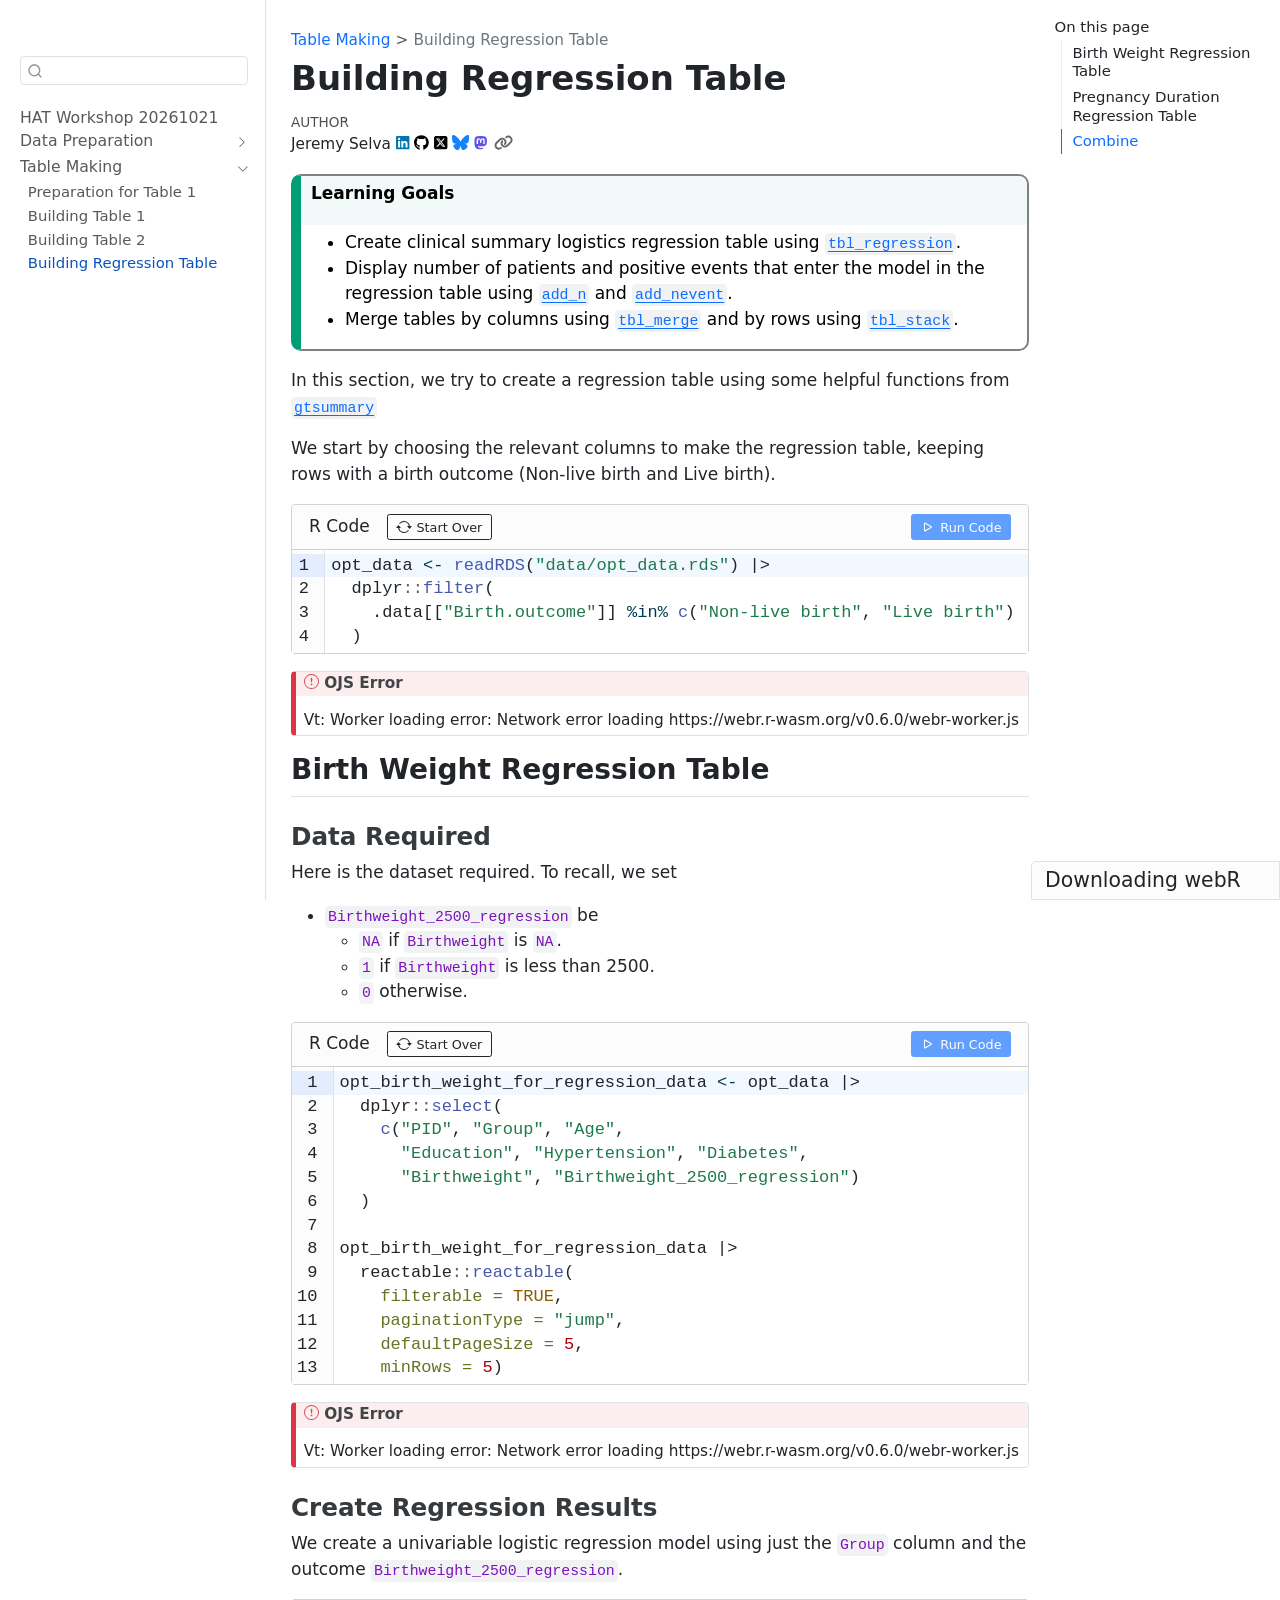
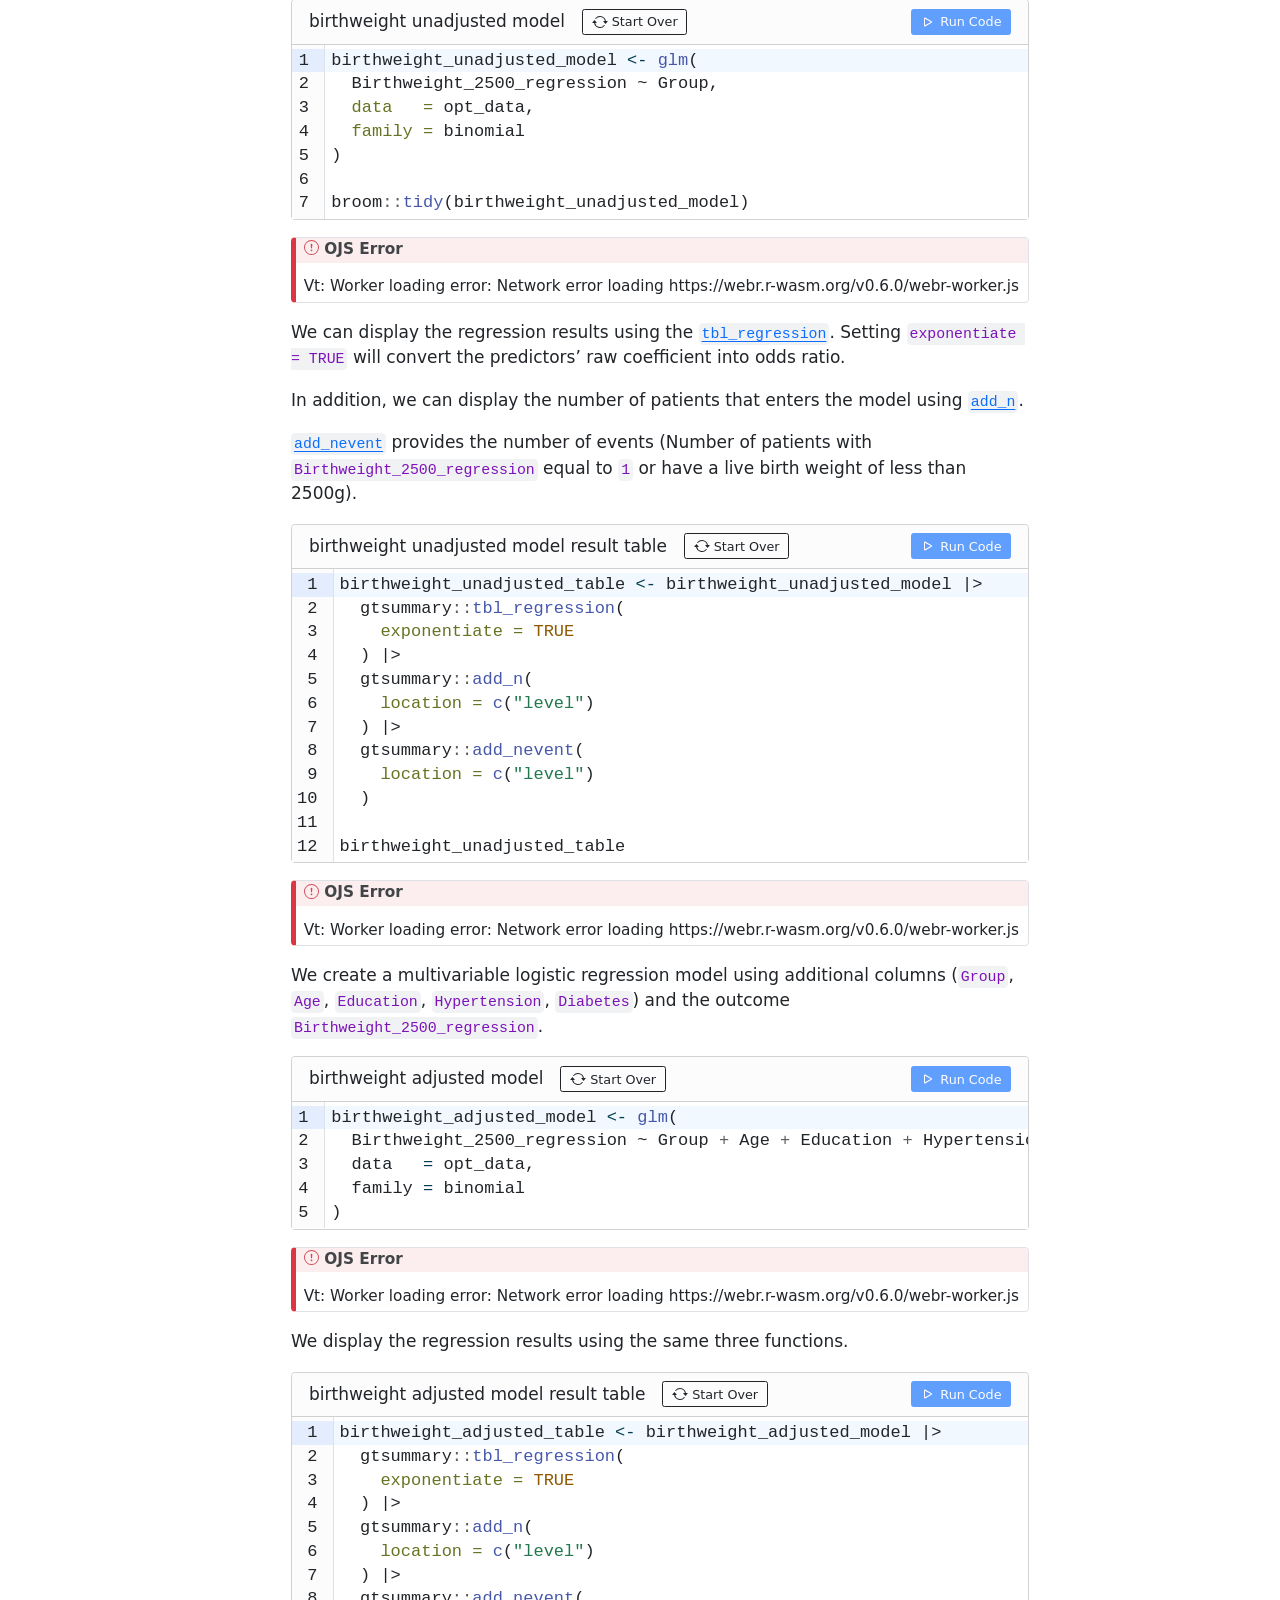
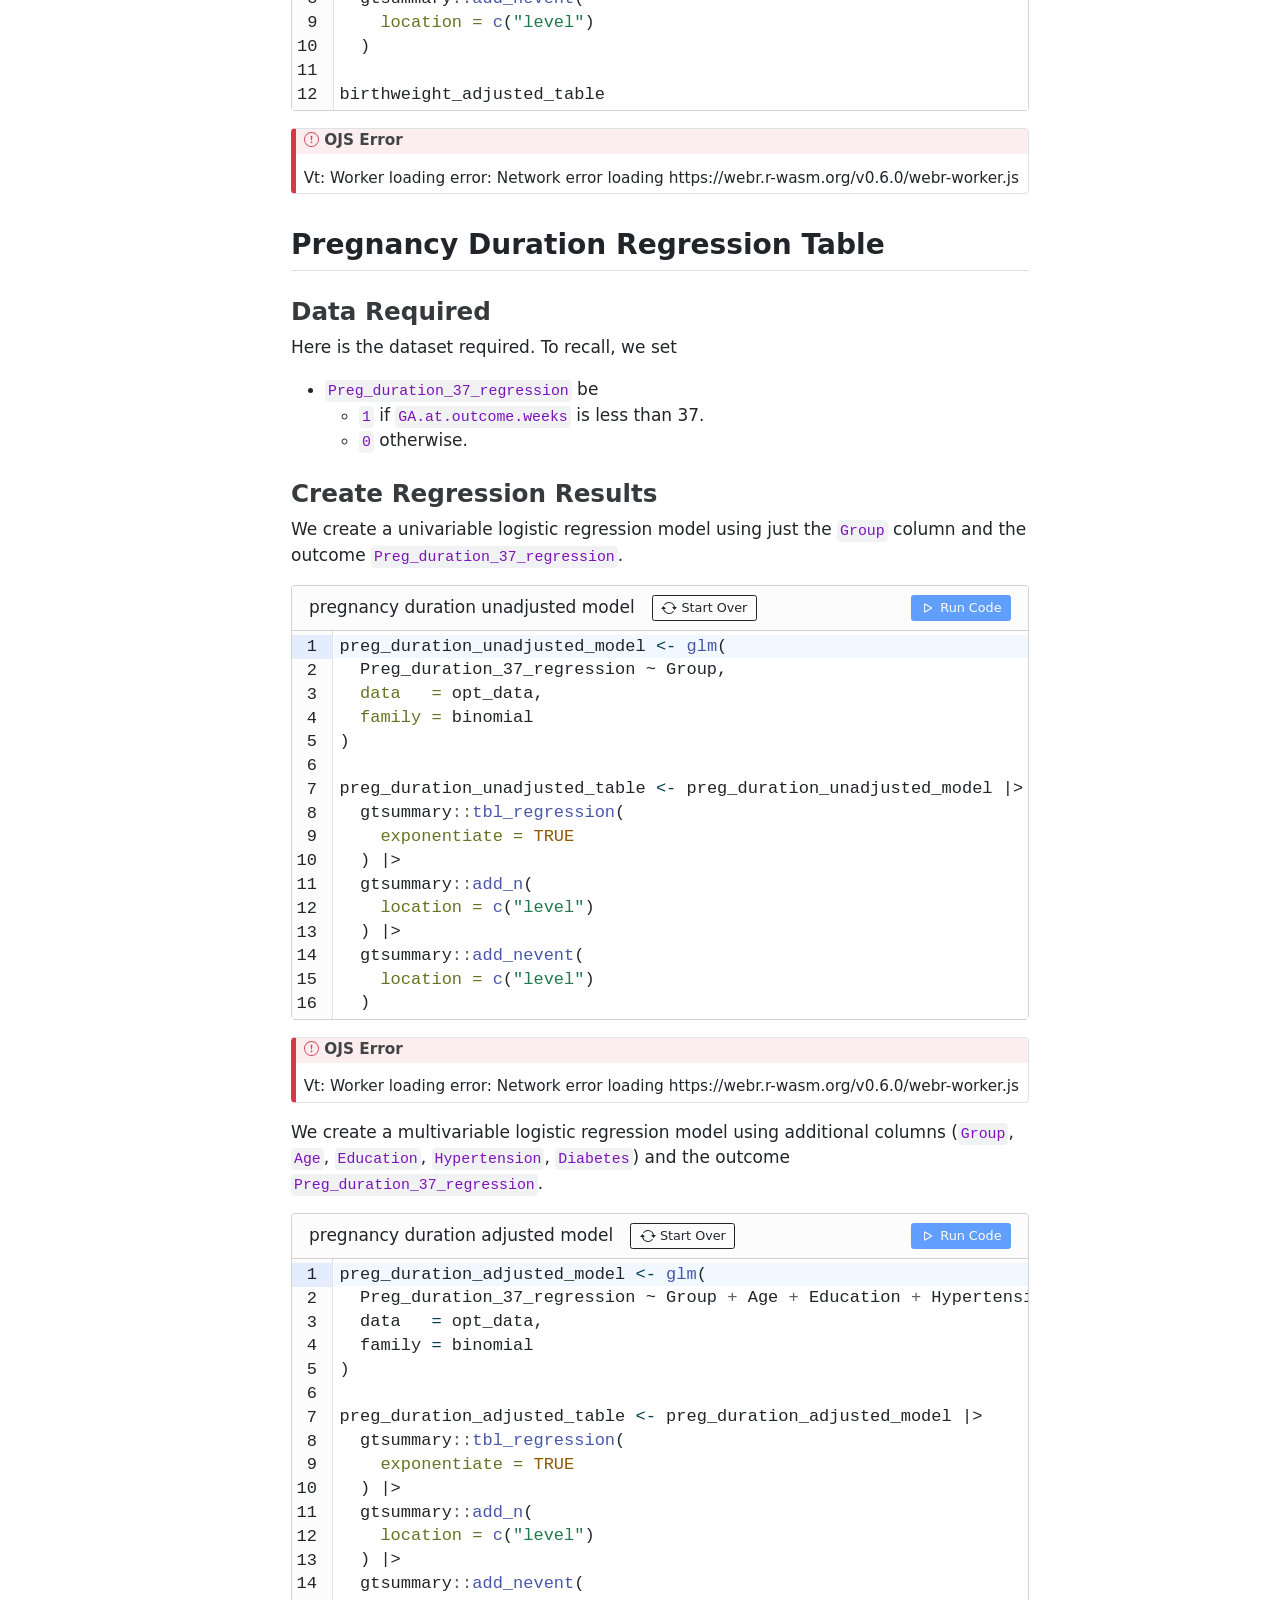
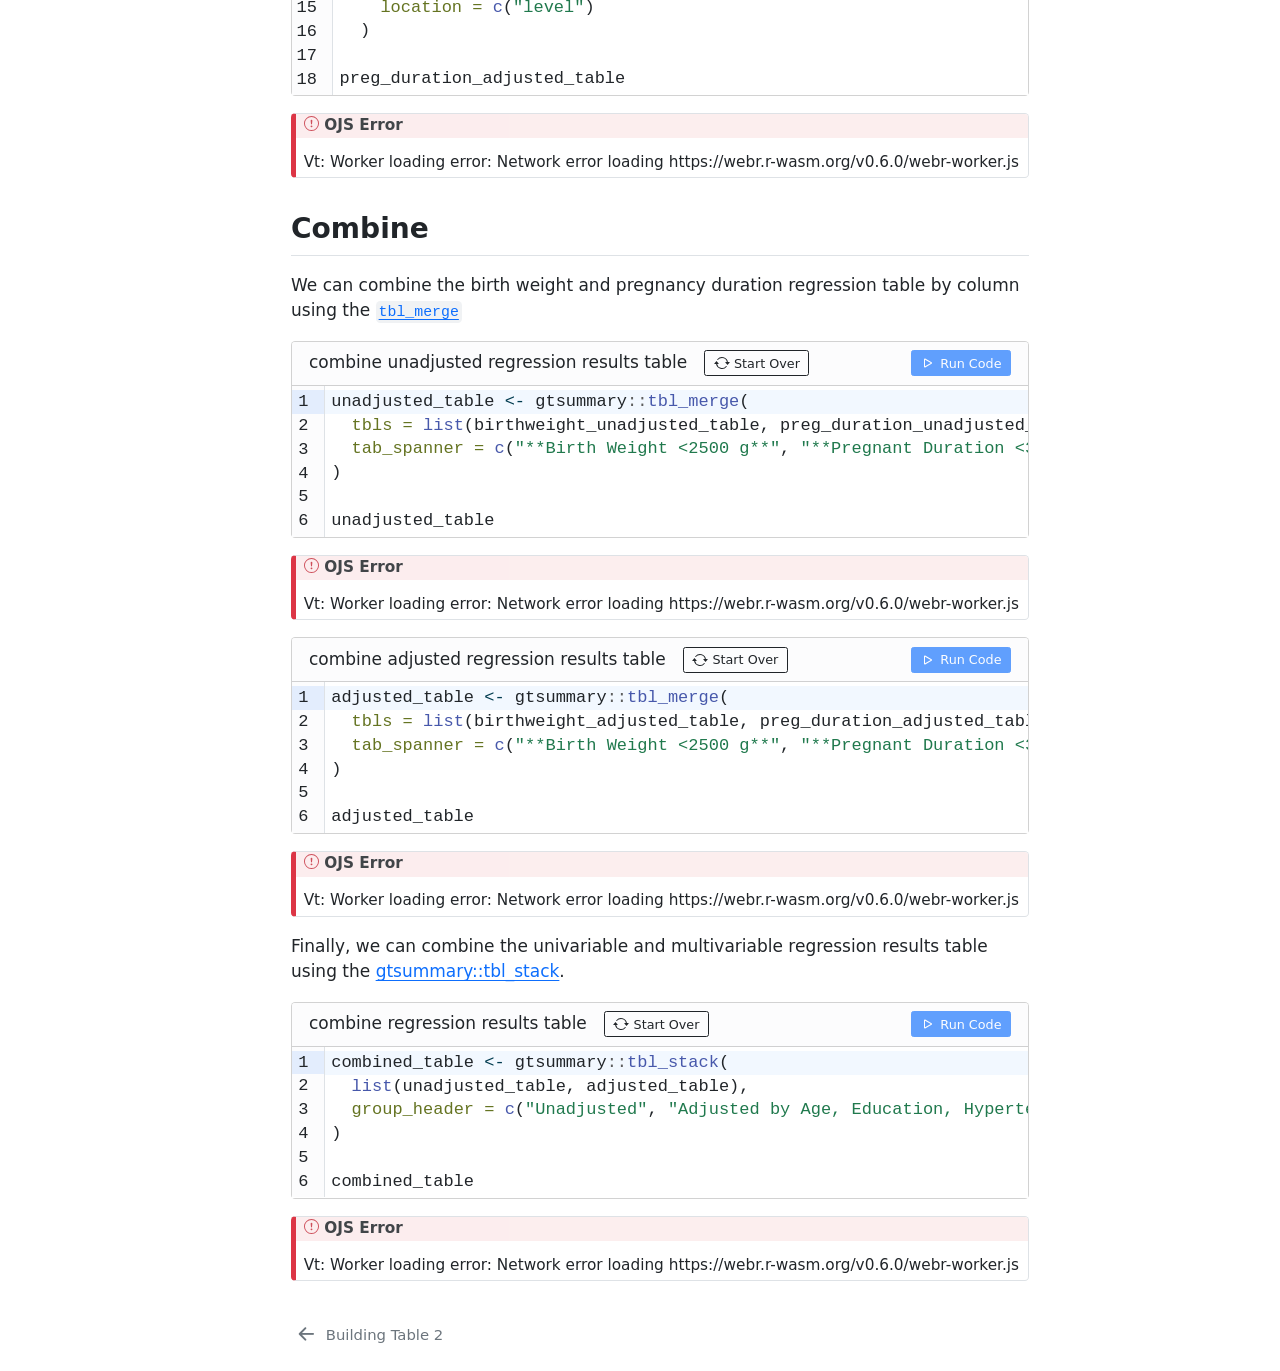
<file: docs/table_basic/table_3.html>
<!DOCTYPE html>
<html xmlns="http://www.w3.org/1999/xhtml" lang="en" xml:lang="en"><head>

<meta charset="utf-8">
<meta name="generator" content="quarto-1.8.21">

<meta name="viewport" content="width=device-width, initial-scale=1.0, user-scalable=yes">

<meta name="author" content="Jeremy Selva      ">

<title>Building Regression Table – HAT Workshop 20261021</title>
<style>
code{white-space: pre-wrap;}
span.smallcaps{font-variant: small-caps;}
div.columns{display: flex; gap: min(4vw, 1.5em);}
div.column{flex: auto; overflow-x: auto;}
div.hanging-indent{margin-left: 1.5em; text-indent: -1.5em;}
ul.task-list{list-style: none;}
ul.task-list li input[type="checkbox"] {
  width: 0.8em;
  margin: 0 0.8em 0.2em -1em; /* quarto-specific, see https://github.com/quarto-dev/quarto-cli/issues/4556 */ 
  vertical-align: middle;
}
</style>


<script src="../site_libs/quarto-nav/quarto-nav.js"></script>
<script src="../site_libs/quarto-nav/headroom.min.js"></script>
<script src="../site_libs/clipboard/clipboard.min.js"></script>
<script src="../site_libs/quarto-search/autocomplete.umd.js"></script>
<script src="../site_libs/quarto-search/fuse.min.js"></script>
<script src="../site_libs/quarto-search/quarto-search.js"></script>
<meta name="quarto:offset" content="../">
<link href="../table_basic/table_2.html" rel="prev">
<script src="../site_libs/quarto-html/quarto.js" type="module"></script>
<script src="../site_libs/quarto-html/tabsets/tabsets.js" type="module"></script>
<script src="../site_libs/quarto-html/axe/axe-check.js" type="module"></script>
<script src="../site_libs/quarto-html/popper.min.js"></script>
<script src="../site_libs/quarto-html/tippy.umd.min.js"></script>
<script src="../site_libs/quarto-html/anchor.min.js"></script>
<link href="../site_libs/quarto-html/tippy.css" rel="stylesheet">
<link href="../site_libs/quarto-html/quarto-syntax-highlighting-ea1d7ac60288e0f1efdbc993fd8432ae.css" rel="stylesheet" id="quarto-text-highlighting-styles">
<script src="../site_libs/bootstrap/bootstrap.min.js"></script>
<link href="../site_libs/bootstrap/bootstrap-icons.css" rel="stylesheet">
<link href="../site_libs/bootstrap/bootstrap-2227e5d5faaab9fa46c5a455101016d9.min.css" rel="stylesheet" append-hash="true" id="quarto-bootstrap" data-mode="light">
<script src="../site_libs/quarto-contrib/live-runtime/live-runtime.js" type="module"></script>
<link href="../site_libs/quarto-contrib/live-runtime/live-runtime.css" rel="stylesheet">
<script id="quarto-search-options" type="application/json">{
  "location": "sidebar",
  "copy-button": false,
  "collapse-after": 3,
  "panel-placement": "start",
  "type": "textbox",
  "limit": 50,
  "keyboard-shortcut": [
    "f",
    "/",
    "s"
  ],
  "show-item-context": false,
  "language": {
    "search-no-results-text": "No results",
    "search-matching-documents-text": "matching documents",
    "search-copy-link-title": "Copy link to search",
    "search-hide-matches-text": "Hide additional matches",
    "search-more-match-text": "more match in this document",
    "search-more-matches-text": "more matches in this document",
    "search-clear-button-title": "Clear",
    "search-text-placeholder": "",
    "search-detached-cancel-button-title": "Cancel",
    "search-submit-button-title": "Submit",
    "search-label": "Search"
  }
}</script>
<script type="module" src="../site_libs/quarto-ojs/quarto-ojs-runtime.js"></script>
<link href="../site_libs/quarto-ojs/quarto-ojs.css" rel="stylesheet">


</head>

<body class="nav-sidebar docked quarto-light">

<div id="quarto-search-results"></div>
  <header id="quarto-header" class="headroom fixed-top">
  <nav class="quarto-secondary-nav">
    <div class="container-fluid d-flex">
      <button type="button" class="quarto-btn-toggle btn" data-bs-toggle="collapse" role="button" data-bs-target=".quarto-sidebar-collapse-item" aria-controls="quarto-sidebar" aria-expanded="false" aria-label="Toggle sidebar navigation" onclick="if (window.quartoToggleHeadroom) { window.quartoToggleHeadroom(); }">
        <i class="bi bi-layout-text-sidebar-reverse"></i>
      </button>
        <nav class="quarto-page-breadcrumbs" aria-label="breadcrumb"><ol class="breadcrumb"><li class="breadcrumb-item"><a href="../table_basic/age_race_edu_table_1.html">Table Making</a></li><li class="breadcrumb-item"><a href="../table_basic/table_3.html">Building Regression Table</a></li></ol></nav>
        <a class="flex-grow-1" role="navigation" data-bs-toggle="collapse" data-bs-target=".quarto-sidebar-collapse-item" aria-controls="quarto-sidebar" aria-expanded="false" aria-label="Toggle sidebar navigation" onclick="if (window.quartoToggleHeadroom) { window.quartoToggleHeadroom(); }">      
        </a>
      <button type="button" class="btn quarto-search-button" aria-label="Search" onclick="window.quartoOpenSearch();">
        <i class="bi bi-search"></i>
      </button>
    </div>
  </nav>
</header>
<!-- content -->
<div id="quarto-content" class="quarto-container page-columns page-rows-contents page-layout-article">
<!-- sidebar -->
  <nav id="quarto-sidebar" class="sidebar collapse collapse-horizontal quarto-sidebar-collapse-item sidebar-navigation docked overflow-auto">
    <div class="pt-lg-2 mt-2 text-left sidebar-header">
      <a href="../index.html" class="sidebar-logo-link">
      </a>
      </div>
        <div class="mt-2 flex-shrink-0 align-items-center">
        <div class="sidebar-search">
        <div id="quarto-search" class="" title="Search"></div>
        </div>
        </div>
    <div class="sidebar-menu-container"> 
    <ul class="list-unstyled mt-1">
        <li class="sidebar-item">
  <div class="sidebar-item-container"> 
  <a href="../index.html" class="sidebar-item-text sidebar-link">
 <span class="menu-text">HAT Workshop 20261021</span></a>
  </div>
</li>
        <li class="sidebar-item sidebar-item-section">
      <div class="sidebar-item-container"> 
            <a class="sidebar-item-text sidebar-link text-start collapsed" data-bs-toggle="collapse" data-bs-target="#quarto-sidebar-section-1" role="navigation" aria-expanded="false">
 <span class="menu-text">Data Preparation</span></a>
          <a class="sidebar-item-toggle text-start collapsed" data-bs-toggle="collapse" data-bs-target="#quarto-sidebar-section-1" role="navigation" aria-expanded="false" aria-label="Toggle section">
            <i class="bi bi-chevron-right ms-2"></i>
          </a> 
      </div>
      <ul id="quarto-sidebar-section-1" class="collapse list-unstyled sidebar-section depth1 ">  
          <li class="sidebar-item">
  <div class="sidebar-item-container"> 
  <a href="../table_basic/prep_data.html" class="sidebar-item-text sidebar-link">
 <span class="menu-text">Cleaning Obstetrics and Periodontal Therapy Dataset</span></a>
  </div>
</li>
      </ul>
  </li>
        <li class="sidebar-item sidebar-item-section">
      <div class="sidebar-item-container"> 
            <a class="sidebar-item-text sidebar-link text-start" data-bs-toggle="collapse" data-bs-target="#quarto-sidebar-section-2" role="navigation" aria-expanded="true">
 <span class="menu-text">Table Making</span></a>
          <a class="sidebar-item-toggle text-start" data-bs-toggle="collapse" data-bs-target="#quarto-sidebar-section-2" role="navigation" aria-expanded="true" aria-label="Toggle section">
            <i class="bi bi-chevron-right ms-2"></i>
          </a> 
      </div>
      <ul id="quarto-sidebar-section-2" class="collapse list-unstyled sidebar-section depth1 show">  
          <li class="sidebar-item">
  <div class="sidebar-item-container"> 
  <a href="../table_basic/age_race_edu_table_1.html" class="sidebar-item-text sidebar-link">
 <span class="menu-text">Preparation for Table 1</span></a>
  </div>
</li>
          <li class="sidebar-item">
  <div class="sidebar-item-container"> 
  <a href="../table_basic/table_1.html" class="sidebar-item-text sidebar-link">
 <span class="menu-text">Building Table 1</span></a>
  </div>
</li>
          <li class="sidebar-item">
  <div class="sidebar-item-container"> 
  <a href="../table_basic/table_2.html" class="sidebar-item-text sidebar-link">
 <span class="menu-text">Building Table 2</span></a>
  </div>
</li>
          <li class="sidebar-item">
  <div class="sidebar-item-container"> 
  <a href="../table_basic/table_3.html" class="sidebar-item-text sidebar-link active">
 <span class="menu-text">Building Regression Table</span></a>
  </div>
</li>
      </ul>
  </li>
    </ul>
    </div>
</nav>
<div id="quarto-sidebar-glass" class="quarto-sidebar-collapse-item" data-bs-toggle="collapse" data-bs-target=".quarto-sidebar-collapse-item"></div>
<!-- margin-sidebar -->
    <div id="quarto-margin-sidebar" class="sidebar margin-sidebar">
        <nav id="TOC" role="doc-toc" class="toc-active">
    <h2 id="toc-title">On this page</h2>
   
  <ul>
  <li><a href="#birth-weight-regression-table" id="toc-birth-weight-regression-table" class="nav-link active" data-scroll-target="#birth-weight-regression-table">Birth Weight Regression Table</a>
  <ul class="collapse">
  <li><a href="#data-required" id="toc-data-required" class="nav-link" data-scroll-target="#data-required">Data Required</a></li>
  <li><a href="#create-regression-results" id="toc-create-regression-results" class="nav-link" data-scroll-target="#create-regression-results">Create Regression Results</a></li>
  </ul></li>
  <li><a href="#pregnancy-duration-regression-table" id="toc-pregnancy-duration-regression-table" class="nav-link" data-scroll-target="#pregnancy-duration-regression-table">Pregnancy Duration Regression Table</a>
  <ul class="collapse">
  <li><a href="#data-required-1" id="toc-data-required-1" class="nav-link" data-scroll-target="#data-required-1">Data Required</a></li>
  <li><a href="#create-regression-results-1" id="toc-create-regression-results-1" class="nav-link" data-scroll-target="#create-regression-results-1">Create Regression Results</a></li>
  </ul></li>
  <li><a href="#combine" id="toc-combine" class="nav-link" data-scroll-target="#combine">Combine</a></li>
  </ul>
</nav>
    </div>
<!-- main -->
<main class="content" id="quarto-document-content">

<header id="title-block-header" class="quarto-title-block default"><nav class="quarto-page-breadcrumbs quarto-title-breadcrumbs d-none d-lg-block" aria-label="breadcrumb"><ol class="breadcrumb"><li class="breadcrumb-item"><a href="../table_basic/age_race_edu_table_1.html">Table Making</a></li><li class="breadcrumb-item"><a href="../table_basic/table_3.html">Building Regression Table</a></li></ol></nav>
<div class="quarto-title">
<h1 class="title">Building Regression Table</h1>
</div>



<div class="quarto-title-meta">

    <div>
    <div class="quarto-title-meta-heading">Author</div>
    <div class="quarto-title-meta-contents">
             <p>Jeremy Selva <a href="https://www.linkedin.com/in/jeremy-selva-085b9112a/" target="_blank"><svg aria-hidden="true" role="img" viewbox="0 0 448 512" style="height:1em;width:0.88em;vertical-align:-0.125em;margin-left:auto;margin-right:auto;font-size:inherit;fill:#0077ac;overflow:visible;position:relative;"><path d="M416 32H31.9C14.3 32 0 46.5 0 64.3v383.4C0 465.5 14.3 480 31.9 480H416c17.6 0 32-14.5 32-32.3V64.3c0-17.8-14.4-32.3-32-32.3zM135.4 416H69V202.2h66.5V416zm-33.2-243c-21.3 0-38.5-17.3-38.5-38.5S80.9 96 102.2 96c21.2 0 38.5 17.3 38.5 38.5 0 21.3-17.2 38.5-38.5 38.5zm282.1 243h-66.4V312c0-24.8-.5-56.7-34.5-56.7-34.6 0-39.9 27-39.9 54.9V416h-66.4V202.2h63.7v29.2h.9c8.9-16.8 30.6-34.5 62.9-34.5 67.2 0 79.7 44.3 79.7 101.9V416z"></path></svg></a> <a href="https://github.com/JauntyJJS" target="_blank"><svg aria-hidden="true" role="img" viewbox="0 0 496 512" style="height:1em;width:0.97em;vertical-align:-0.125em;margin-left:auto;margin-right:auto;font-size:inherit;fill:#000000;overflow:visible;position:relative;"><path d="M165.9 397.4c0 2-2.3 3.6-5.2 3.6-3.3.3-5.6-1.3-5.6-3.6 0-2 2.3-3.6 5.2-3.6 3-.3 5.6 1.3 5.6 3.6zm-31.1-4.5c-.7 2 1.3 4.3 4.3 4.9 2.6 1 5.6 0 6.2-2s-1.3-4.3-4.3-5.2c-2.6-.7-5.5.3-6.2 2.3zm44.2-1.7c-2.9.7-4.9 2.6-4.6 4.9.3 2 2.9 3.3 5.9 2.6 2.9-.7 4.9-2.6 4.6-4.6-.3-1.9-3-3.2-5.9-2.9zM244.8 8C106.1 8 0 113.3 0 252c0 110.9 69.8 205.8 169.5 239.2 12.8 2.3 17.3-5.6 17.3-12.1 0-6.2-.3-40.4-.3-61.4 0 0-70 15-84.7-29.8 0 0-11.4-29.1-27.8-36.6 0 0-22.9-15.7 1.6-15.4 0 0 24.9 2 38.6 25.8 21.9 38.6 58.6 27.5 72.9 20.9 2.3-16 8.8-27.1 16-33.7-55.9-6.2-112.3-14.3-112.3-110.5 0-27.5 7.6-41.3 23.6-58.9-2.6-6.5-11.1-33.3 2.6-67.9 20.9-6.5 69 27 69 27 20-5.6 41.5-8.5 62.8-8.5s42.8 2.9 62.8 8.5c0 0 48.1-33.6 69-27 13.7 34.7 5.2 61.4 2.6 67.9 16 17.7 25.8 31.5 25.8 58.9 0 96.5-58.9 104.2-114.8 110.5 9.2 7.9 17 22.9 17 46.4 0 33.7-.3 75.4-.3 83.6 0 6.5 4.6 14.4 17.3 12.1C428.2 457.8 496 362.9 496 252 496 113.3 383.5 8 244.8 8zM97.2 352.9c-1.3 1-1 3.3.7 5.2 1.6 1.6 3.9 2.3 5.2 1 1.3-1 1-3.3-.7-5.2-1.6-1.6-3.9-2.3-5.2-1zm-10.8-8.1c-.7 1.3.3 2.9 2.3 3.9 1.6 1 3.6.7 4.3-.7.7-1.3-.3-2.9-2.3-3.9-2-.6-3.6-.3-4.3.7zm32.4 35.6c-1.6 1.3-1 4.3 1.3 6.2 2.3 2.3 5.2 2.6 6.5 1 1.3-1.3.7-4.3-1.3-6.2-2.2-2.3-5.2-2.6-6.5-1zm-11.4-14.7c-1.6 1-1.6 3.6 0 5.9 1.6 2.3 4.3 3.3 5.6 2.3 1.6-1.3 1.6-3.9 0-6.2-1.4-2.3-4-3.3-5.6-2z"></path></svg></a> <a href="https://twitter.com/JauntyJJS" target="_blank"><svg aria-hidden="true" role="img" viewbox="0 0 448 512" style="height:1em;width:0.88em;vertical-align:-0.125em;margin-left:auto;margin-right:auto;font-size:inherit;fill:#000000;overflow:visible;position:relative;"><path d="M64 32C28.7 32 0 60.7 0 96V416c0 35.3 28.7 64 64 64H384c35.3 0 64-28.7 64-64V96c0-35.3-28.7-64-64-64H64zm297.1 84L257.3 234.6 379.4 396H283.8L209 298.1 123.3 396H75.8l111-126.9L69.7 116h98l67.7 89.5L313.6 116h47.5zM323.3 367.6L153.4 142.9H125.1L296.9 367.6h26.3z"></path></svg></a> <a href="https://bsky.app/profile/jauntyjjs.bsky.social" target="_blank"><svg aria-hidden="true" role="img" viewbox="0 0 576 512" style="height:1em;width:1.12em;vertical-align:-0.125em;margin-left:auto;margin-right:auto;font-size:inherit;fill:#1084ff;overflow:visible;position:relative;"><path d="M407.8 294.7c-3.3-.4-6.7-.8-10-1.3c3.4 .4 6.7 .9 10 1.3zM288 227.1C261.9 176.4 190.9 81.9 124.9 35.3C61.6-9.4 37.5-1.7 21.6 5.5C3.3 13.8 0 41.9 0 58.4S9.1 194 15 213.9c19.5 65.7 89.1 87.9 153.2 80.7c3.3-.5 6.6-.9 10-1.4c-3.3 .5-6.6 1-10 1.4C74.3 308.6-9.1 342.8 100.3 464.5C220.6 589.1 265.1 437.8 288 361.1c22.9 76.7 49.2 222.5 185.6 103.4c102.4-103.4 28.1-156-65.8-169.9c-3.3-.4-6.7-.8-10-1.3c3.4 .4 6.7 .9 10 1.3c64.1 7.1 133.6-15.1 153.2-80.7C566.9 194 576 75 576 58.4s-3.3-44.7-21.6-52.9c-15.8-7.1-40-14.9-103.2 29.8C385.1 81.9 314.1 176.4 288 227.1z"></path></svg></a> <a href="https://fosstodon.org/@JauntyJJS" target="_blank"><svg aria-hidden="true" role="img" viewbox="0 0 512 512" style="height:1em;width:1em;vertical-align:-0.125em;margin-left:auto;margin-right:auto;font-size:inherit;fill:#5f53e7;overflow:visible;position:relative;"><path d="M433 179.1c0-97.2-63.7-125.7-63.7-125.7-62.5-28.7-228.6-28.4-290.5 0 0 0-63.7 28.5-63.7 125.7 0 115.7-6.6 259.4 105.6 289.1 40.5 10.7 75.3 13 103.3 11.4 50.8-2.8 79.3-18.1 79.3-18.1l-1.7-36.9s-36.3 11.4-77.1 10.1c-40.4-1.4-83-4.4-89.6-54a102.5 102.5 0 0 1 -.9-13.9c85.6 20.9 158.7 9.1 178.8 6.7 56.1-6.7 105-41.3 111.2-72.9 9.8-49.8 9-121.5 9-121.5zm-75.1 125.2h-46.6v-114.2c0-49.7-64-51.6-64 6.9v62.5h-46.3V197c0-58.5-64-56.6-64-6.9v114.2H90.2c0-122.1-5.2-147.9 18.4-175 25.9-28.9 79.8-30.8 103.8 6.1l11.6 19.5 11.6-19.5c24.1-37.1 78.1-34.8 103.8-6.1 23.7 27.3 18.4 53 18.4 175z"></path></svg></a> <a href="https://jeremy-selva.netlify.app/" target="_blank"><svg aria-hidden="true" role="img" viewbox="0 0 640 512" style="height:1em;width:1.25em;vertical-align:-0.125em;margin-left:auto;margin-right:auto;font-size:inherit;fill:#666666;overflow:visible;position:relative;"><path d="M579.8 267.7c56.5-56.5 56.5-148 0-204.5c-50-50-128.8-56.5-186.3-15.4l-1.6 1.1c-14.4 10.3-17.7 30.3-7.4 44.6s30.3 17.7 44.6 7.4l1.6-1.1c32.1-22.9 76-19.3 103.8 8.6c31.5 31.5 31.5 82.5 0 114L422.3 334.8c-31.5 31.5-82.5 31.5-114 0c-27.9-27.9-31.5-71.8-8.6-103.8l1.1-1.6c10.3-14.4 6.9-34.4-7.4-44.6s-34.4-6.9-44.6 7.4l-1.1 1.6C206.5 251.2 213 330 263 380c56.5 56.5 148 56.5 204.5 0L579.8 267.7zM60.2 244.3c-56.5 56.5-56.5 148 0 204.5c50 50 128.8 56.5 186.3 15.4l1.6-1.1c14.4-10.3 17.7-30.3 7.4-44.6s-30.3-17.7-44.6-7.4l-1.6 1.1c-32.1 22.9-76 19.3-103.8-8.6C74 372 74 321 105.5 289.5L217.7 177.2c31.5-31.5 82.5-31.5 114 0c27.9 27.9 31.5 71.8 8.6 103.9l-1.1 1.6c-10.3 14.4-6.9 34.4 7.4 44.6s34.4 6.9 44.6-7.4l1.1-1.6C433.5 260.8 427 182 377 132c-56.5-56.5-148-56.5-204.5 0L60.2 244.3z"></path></svg></a> </p>
          </div>
  </div>
    
  
    
  </div>
  


</header>


<div class="goals">
<div class="goals-header">
<p>Learning Goals</p>
</div>
<div class="goals-container">
<ul>
<li>Create clinical summary logistics regression table using <a href="https://www.danieldsjoberg.com/gtsummary/reference/tbl_regression.html" target="_blank"><code>tbl_regression</code></a>.</li>
<li>Display number of patients and positive events that enter the model in the regression table using <a href="https://www.danieldsjoberg.com/gtsummary/reference/add_n_summary.html" target="_blank"><code>add_n</code></a> and <a href="https://www.danieldsjoberg.com/gtsummary/reference/add_nevent_regression.html" target="_blank"><code>add_nevent</code></a>.</li>
<li>Merge tables by columns using <a href="https://www.danieldsjoberg.com/gtsummary/reference/tbl_merge.html" target="_blank"><code>tbl_merge</code></a> and by rows using <a href="https://www.danieldsjoberg.com/gtsummary/reference/tbl_stack.html" target="_blank"><code>tbl_stack</code></a>.</li>
</ul>
</div>
</div>
<p>In this section, we try to create a regression table using some helpful functions from <a href="https://www.danieldsjoberg.com/gtsummary/" target="_blank"><code>gtsummary</code></a></p>
<p>We start by choosing the relevant columns to make the regression table, keeping rows with a birth outcome (Non-live birth and Live birth).</p>
<div class="cell" data-envir="table_3" data-autorun="true">
<div>
<div id="webr-1" class="exercise-cell">

</div>
<script type="webr-1-contents">
[base64]
</script>
</div>
</div>
<section id="birth-weight-regression-table" class="level2">
<h2 class="anchored" data-anchor-id="birth-weight-regression-table">Birth Weight Regression Table</h2>
<section id="data-required" class="level3">
<h3 class="anchored" data-anchor-id="data-required">Data Required</h3>
<p>Here is the dataset required. To recall, we set</p>
<ul>
<li><code>Birthweight_2500_regression</code> be
<ul>
<li><code>NA</code> if <code>Birthweight</code> is <code>NA</code>.</li>
<li><code>1</code> if <code>Birthweight</code> is less than 2500.</li>
<li><code>0</code> otherwise.</li>
</ul></li>
</ul>
<div class="cell" data-envir="table_3" data-autorun="true">
<div>
<div id="webr-2" class="exercise-cell">

</div>
<script type="webr-2-contents">
[base64]
</script>
</div>
</div>
</section>
<section id="create-regression-results" class="level3">
<h3 class="anchored" data-anchor-id="create-regression-results">Create Regression Results</h3>
<p>We create a univariable logistic regression model using just the <code>Group</code> column and the outcome <code>Birthweight_2500_regression</code>.</p>
<div class="cell" data-caption="birthweight unadjusted model" data-envir="table_3" data-autorun="true">
<div>
<div id="webr-3" class="exercise-cell">

</div>
<script type="webr-3-contents">
[base64]
</script>
</div>
</div>
<p>We can display the regression results using the <a href="https://www.danieldsjoberg.com/gtsummary/reference/tbl_regression.html" target="_blank"><code>tbl_regression</code></a>. Setting <code>exponentiate = TRUE</code> will convert the predictors’ raw coefficient into odds ratio.</p>
<p>In addition, we can display the number of patients that enters the model using <a href="https://www.danieldsjoberg.com/gtsummary/reference/add_n_summary.html" target="_blank"><code>add_n</code></a>.</p>
<p><a href="https://www.danieldsjoberg.com/gtsummary/reference/add_nevent_regression.html" target="_blank"><code>add_nevent</code></a> provides the number of events (Number of patients with <code>Birthweight_2500_regression</code> equal to <code>1</code> or have a live birth weight of less than 2500g).</p>
<div class="cell" data-caption="birthweight unadjusted model result table" data-envir="table_3" data-autorun="true">
<div>
<div id="webr-4" class="exercise-cell">

</div>
<script type="webr-4-contents">
[base64]
</script>
</div>
</div>
<p>We create a multivariable logistic regression model using additional columns (<code>Group</code>, <code>Age</code>, <code>Education</code>, <code>Hypertension</code>, <code>Diabetes</code>) and the outcome <code>Birthweight_2500_regression</code>.</p>
<div class="cell" data-caption="birthweight adjusted model" data-envir="table_3" data-autorun="true">
<div>
<div id="webr-5" class="exercise-cell">

</div>
<script type="webr-5-contents">
[base64]
</script>
</div>
</div>
<p>We display the regression results using the same three functions.</p>
<div class="cell" data-caption="birthweight adjusted model result table" data-envir="table_3" data-autorun="true">
<div>
<div id="webr-6" class="exercise-cell">

</div>
<script type="webr-6-contents">
[base64]
</script>
</div>
</div>
</section>
</section>
<section id="pregnancy-duration-regression-table" class="level2">
<h2 class="anchored" data-anchor-id="pregnancy-duration-regression-table">Pregnancy Duration Regression Table</h2>
<section id="data-required-1" class="level3">
<h3 class="anchored" data-anchor-id="data-required-1">Data Required</h3>
<p>Here is the dataset required. To recall, we set</p>
<ul>
<li><code>Preg_duration_37_regression</code> be
<ul>
<li><code>1</code> if <code>GA.at.outcome.weeks</code> is less than 37.</li>
<li><code>0</code> otherwise.</li>
</ul></li>
</ul>
</section>
<section id="create-regression-results-1" class="level3">
<h3 class="anchored" data-anchor-id="create-regression-results-1">Create Regression Results</h3>
<p>We create a univariable logistic regression model using just the <code>Group</code> column and the outcome <code>Preg_duration_37_regression</code>.</p>
<div class="cell" data-caption="pregnancy duration unadjusted model" data-envir="table_3" data-autorun="true">
<div>
<div id="webr-7" class="exercise-cell">

</div>
<script type="webr-7-contents">
[base64]
</script>
</div>
</div>
<p>We create a multivariable logistic regression model using additional columns (<code>Group</code>, <code>Age</code>, <code>Education</code>, <code>Hypertension</code>, <code>Diabetes</code>) and the outcome <code>Preg_duration_37_regression</code>.</p>
<div class="cell" data-caption="pregnancy duration adjusted model" data-envir="table_3" data-autorun="true">
<div>
<div id="webr-8" class="exercise-cell">

</div>
<script type="webr-8-contents">
[base64]
</script>
</div>
</div>
</section>
</section>
<section id="combine" class="level2">
<h2 class="anchored" data-anchor-id="combine">Combine</h2>
<p>We can combine the birth weight and pregnancy duration regression table by column using the <a href="https://www.danieldsjoberg.com/gtsummary/reference/tbl_merge.html" target="_blank"><code>tbl_merge</code></a></p>
<div class="cell" data-caption="combine unadjusted regression results table" data-envir="table_3" data-autorun="true">
<div>
<div id="webr-9" class="exercise-cell">

</div>
<script type="webr-9-contents">
[base64]
</script>
</div>
</div>
<div class="cell" data-caption="combine adjusted regression results table" data-envir="table_3" data-autorun="true">
<div>
<div id="webr-10" class="exercise-cell">

</div>
<script type="webr-10-contents">
[base64]
</script>
</div>
</div>
<p>Finally, we can combine the univariable and multivariable regression results table using the <a href="https://www.danieldsjoberg.com/gtsummary/reference/tbl_stack.html" target="_blank">gtsummary::tbl_stack</a>.</p>
<div class="cell" data-caption="combine regression results table" data-envir="table_3" data-autorun="true">
<div>
<div id="webr-11" class="exercise-cell">

</div>
<script type="webr-11-contents">
[base64]
</script>
</div>
</div>


<script type="webr-data">
[base64]
</script>
<script type="ojs-module-contents">
[base64]
</script>
<div id="exercise-loading-indicator" class="exercise-loading-indicator d-none d-flex align-items-center gap-2">
<div id="exercise-loading-status" class="d-flex gap-2">

</div>
<div class="spinner-grow spinner-grow-sm">

</div>
</div>
<script type="vfs-file">
WyIuLi9kYXRhL29wdF9kYXRhLnJkcyJd
</script>
</section>

</main> <!-- /main -->
<script type="ojs-module-contents">
eyJjb250ZW50cyI6W119
</script>
<script type="module">
if (window.location.protocol === "file:") { alert("The OJS runtime does not work with file:// URLs. Please use a web server to view this document."); }
window._ojs.paths.runtimeToDoc = "../../table_basic";
window._ojs.paths.runtimeToRoot = "../..";
window._ojs.paths.docToRoot = "..";
window._ojs.selfContained = false;
window._ojs.runtime.interpretFromScriptTags();
</script>
<script id="quarto-html-after-body" type="application/javascript">
  window.document.addEventListener("DOMContentLoaded", function (event) {
    const icon = "";
    const anchorJS = new window.AnchorJS();
    anchorJS.options = {
      placement: 'right',
      icon: icon
    };
    anchorJS.add('.anchored');
    const isCodeAnnotation = (el) => {
      for (const clz of el.classList) {
        if (clz.startsWith('code-annotation-')) {                     
          return true;
        }
      }
      return false;
    }
    const onCopySuccess = function(e) {
      // button target
      const button = e.trigger;
      // don't keep focus
      button.blur();
      // flash "checked"
      button.classList.add('code-copy-button-checked');
      var currentTitle = button.getAttribute("title");
      button.setAttribute("title", "Copied!");
      let tooltip;
      if (window.bootstrap) {
        button.setAttribute("data-bs-toggle", "tooltip");
        button.setAttribute("data-bs-placement", "left");
        button.setAttribute("data-bs-title", "Copied!");
        tooltip = new bootstrap.Tooltip(button, 
          { trigger: "manual", 
            customClass: "code-copy-button-tooltip",
            offset: [0, -8]});
        tooltip.show();    
      }
      setTimeout(function() {
        if (tooltip) {
          tooltip.hide();
          button.removeAttribute("data-bs-title");
          button.removeAttribute("data-bs-toggle");
          button.removeAttribute("data-bs-placement");
        }
        button.setAttribute("title", currentTitle);
        button.classList.remove('code-copy-button-checked');
      }, 1000);
      // clear code selection
      e.clearSelection();
    }
    const getTextToCopy = function(trigger) {
        const codeEl = trigger.previousElementSibling.cloneNode(true);
        for (const childEl of codeEl.children) {
          if (isCodeAnnotation(childEl)) {
            childEl.remove();
          }
        }
        return codeEl.innerText;
    }
    const clipboard = new window.ClipboardJS('.code-copy-button:not([data-in-quarto-modal])', {
      text: getTextToCopy
    });
    clipboard.on('success', onCopySuccess);
    if (window.document.getElementById('quarto-embedded-source-code-modal')) {
      const clipboardModal = new window.ClipboardJS('.code-copy-button[data-in-quarto-modal]', {
        text: getTextToCopy,
        container: window.document.getElementById('quarto-embedded-source-code-modal')
      });
      clipboardModal.on('success', onCopySuccess);
    }
      var localhostRegex = new RegExp(/^(?:http|https):\/\/localhost\:?[0-9]*\//);
      var mailtoRegex = new RegExp(/^mailto:/);
        var filterRegex = new RegExp('/' + window.location.host + '/');
      var isInternal = (href) => {
          return filterRegex.test(href) || localhostRegex.test(href) || mailtoRegex.test(href);
      }
      // Inspect non-navigation links and adorn them if external
     var links = window.document.querySelectorAll('a[href]:not(.nav-link):not(.navbar-brand):not(.toc-action):not(.sidebar-link):not(.sidebar-item-toggle):not(.pagination-link):not(.no-external):not([aria-hidden]):not(.dropdown-item):not(.quarto-navigation-tool):not(.about-link)');
      for (var i=0; i<links.length; i++) {
        const link = links[i];
        if (!isInternal(link.href)) {
          // undo the damage that might have been done by quarto-nav.js in the case of
          // links that we want to consider external
          if (link.dataset.originalHref !== undefined) {
            link.href = link.dataset.originalHref;
          }
        }
      }
    function tippyHover(el, contentFn, onTriggerFn, onUntriggerFn) {
      const config = {
        allowHTML: true,
        maxWidth: 500,
        delay: 100,
        arrow: false,
        appendTo: function(el) {
            return el.parentElement;
        },
        interactive: true,
        interactiveBorder: 10,
        theme: 'quarto',
        placement: 'bottom-start',
      };
      if (contentFn) {
        config.content = contentFn;
      }
      if (onTriggerFn) {
        config.onTrigger = onTriggerFn;
      }
      if (onUntriggerFn) {
        config.onUntrigger = onUntriggerFn;
      }
      window.tippy(el, config); 
    }
    const noterefs = window.document.querySelectorAll('a[role="doc-noteref"]');
    for (var i=0; i<noterefs.length; i++) {
      const ref = noterefs[i];
      tippyHover(ref, function() {
        // use id or data attribute instead here
        let href = ref.getAttribute('data-footnote-href') || ref.getAttribute('href');
        try { href = new URL(href).hash; } catch {}
        const id = href.replace(/^#\/?/, "");
        const note = window.document.getElementById(id);
        if (note) {
          return note.innerHTML;
        } else {
          return "";
        }
      });
    }
    const xrefs = window.document.querySelectorAll('a.quarto-xref');
    const processXRef = (id, note) => {
      // Strip column container classes
      const stripColumnClz = (el) => {
        el.classList.remove("page-full", "page-columns");
        if (el.children) {
          for (const child of el.children) {
            stripColumnClz(child);
          }
        }
      }
      stripColumnClz(note)
      if (id === null || id.startsWith('sec-')) {
        // Special case sections, only their first couple elements
        const container = document.createElement("div");
        if (note.children && note.children.length > 2) {
          container.appendChild(note.children[0].cloneNode(true));
          for (let i = 1; i < note.children.length; i++) {
            const child = note.children[i];
            if (child.tagName === "P" && child.innerText === "") {
              continue;
            } else {
              container.appendChild(child.cloneNode(true));
              break;
            }
          }
          if (window.Quarto?.typesetMath) {
            window.Quarto.typesetMath(container);
          }
          return container.innerHTML
        } else {
          if (window.Quarto?.typesetMath) {
            window.Quarto.typesetMath(note);
          }
          return note.innerHTML;
        }
      } else {
        // Remove any anchor links if they are present
        const anchorLink = note.querySelector('a.anchorjs-link');
        if (anchorLink) {
          anchorLink.remove();
        }
        if (window.Quarto?.typesetMath) {
          window.Quarto.typesetMath(note);
        }
        if (note.classList.contains("callout")) {
          return note.outerHTML;
        } else {
          return note.innerHTML;
        }
      }
    }
    for (var i=0; i<xrefs.length; i++) {
      const xref = xrefs[i];
      tippyHover(xref, undefined, function(instance) {
        instance.disable();
        let url = xref.getAttribute('href');
        let hash = undefined; 
        if (url.startsWith('#')) {
          hash = url;
        } else {
          try { hash = new URL(url).hash; } catch {}
        }
        if (hash) {
          const id = hash.replace(/^#\/?/, "");
          const note = window.document.getElementById(id);
          if (note !== null) {
            try {
              const html = processXRef(id, note.cloneNode(true));
              instance.setContent(html);
            } finally {
              instance.enable();
              instance.show();
            }
          } else {
            // See if we can fetch this
            fetch(url.split('#')[0])
            .then(res => res.text())
            .then(html => {
              const parser = new DOMParser();
              const htmlDoc = parser.parseFromString(html, "text/html");
              const note = htmlDoc.getElementById(id);
              if (note !== null) {
                const html = processXRef(id, note);
                instance.setContent(html);
              } 
            }).finally(() => {
              instance.enable();
              instance.show();
            });
          }
        } else {
          // See if we can fetch a full url (with no hash to target)
          // This is a special case and we should probably do some content thinning / targeting
          fetch(url)
          .then(res => res.text())
          .then(html => {
            const parser = new DOMParser();
            const htmlDoc = parser.parseFromString(html, "text/html");
            const note = htmlDoc.querySelector('main.content');
            if (note !== null) {
              // This should only happen for chapter cross references
              // (since there is no id in the URL)
              // remove the first header
              if (note.children.length > 0 && note.children[0].tagName === "HEADER") {
                note.children[0].remove();
              }
              const html = processXRef(null, note);
              instance.setContent(html);
            } 
          }).finally(() => {
            instance.enable();
            instance.show();
          });
        }
      }, function(instance) {
      });
    }
        let selectedAnnoteEl;
        const selectorForAnnotation = ( cell, annotation) => {
          let cellAttr = 'data-code-cell="' + cell + '"';
          let lineAttr = 'data-code-annotation="' +  annotation + '"';
          const selector = 'span[' + cellAttr + '][' + lineAttr + ']';
          return selector;
        }
        const selectCodeLines = (annoteEl) => {
          const doc = window.document;
          const targetCell = annoteEl.getAttribute("data-target-cell");
          const targetAnnotation = annoteEl.getAttribute("data-target-annotation");
          const annoteSpan = window.document.querySelector(selectorForAnnotation(targetCell, targetAnnotation));
          const lines = annoteSpan.getAttribute("data-code-lines").split(",");
          const lineIds = lines.map((line) => {
            return targetCell + "-" + line;
          })
          let top = null;
          let height = null;
          let parent = null;
          if (lineIds.length > 0) {
              //compute the position of the single el (top and bottom and make a div)
              const el = window.document.getElementById(lineIds[0]);
              top = el.offsetTop;
              height = el.offsetHeight;
              parent = el.parentElement.parentElement;
            if (lineIds.length > 1) {
              const lastEl = window.document.getElementById(lineIds[lineIds.length - 1]);
              const bottom = lastEl.offsetTop + lastEl.offsetHeight;
              height = bottom - top;
            }
            if (top !== null && height !== null && parent !== null) {
              // cook up a div (if necessary) and position it 
              let div = window.document.getElementById("code-annotation-line-highlight");
              if (div === null) {
                div = window.document.createElement("div");
                div.setAttribute("id", "code-annotation-line-highlight");
                div.style.position = 'absolute';
                parent.appendChild(div);
              }
              div.style.top = top - 2 + "px";
              div.style.height = height + 4 + "px";
              div.style.left = 0;
              let gutterDiv = window.document.getElementById("code-annotation-line-highlight-gutter");
              if (gutterDiv === null) {
                gutterDiv = window.document.createElement("div");
                gutterDiv.setAttribute("id", "code-annotation-line-highlight-gutter");
                gutterDiv.style.position = 'absolute';
                const codeCell = window.document.getElementById(targetCell);
                const gutter = codeCell.querySelector('.code-annotation-gutter');
                gutter.appendChild(gutterDiv);
              }
              gutterDiv.style.top = top - 2 + "px";
              gutterDiv.style.height = height + 4 + "px";
            }
            selectedAnnoteEl = annoteEl;
          }
        };
        const unselectCodeLines = () => {
          const elementsIds = ["code-annotation-line-highlight", "code-annotation-line-highlight-gutter"];
          elementsIds.forEach((elId) => {
            const div = window.document.getElementById(elId);
            if (div) {
              div.remove();
            }
          });
          selectedAnnoteEl = undefined;
        };
          // Handle positioning of the toggle
      window.addEventListener(
        "resize",
        throttle(() => {
          elRect = undefined;
          if (selectedAnnoteEl) {
            selectCodeLines(selectedAnnoteEl);
          }
        }, 10)
      );
      function throttle(fn, ms) {
      let throttle = false;
      let timer;
        return (...args) => {
          if(!throttle) { // first call gets through
              fn.apply(this, args);
              throttle = true;
          } else { // all the others get throttled
              if(timer) clearTimeout(timer); // cancel #2
              timer = setTimeout(() => {
                fn.apply(this, args);
                timer = throttle = false;
              }, ms);
          }
        };
      }
        // Attach click handler to the DT
        const annoteDls = window.document.querySelectorAll('dt[data-target-cell]');
        for (const annoteDlNode of annoteDls) {
          annoteDlNode.addEventListener('click', (event) => {
            const clickedEl = event.target;
            if (clickedEl !== selectedAnnoteEl) {
              unselectCodeLines();
              const activeEl = window.document.querySelector('dt[data-target-cell].code-annotation-active');
              if (activeEl) {
                activeEl.classList.remove('code-annotation-active');
              }
              selectCodeLines(clickedEl);
              clickedEl.classList.add('code-annotation-active');
            } else {
              // Unselect the line
              unselectCodeLines();
              clickedEl.classList.remove('code-annotation-active');
            }
          });
        }
    const findCites = (el) => {
      const parentEl = el.parentElement;
      if (parentEl) {
        const cites = parentEl.dataset.cites;
        if (cites) {
          return {
            el,
            cites: cites.split(' ')
          };
        } else {
          return findCites(el.parentElement)
        }
      } else {
        return undefined;
      }
    };
    var bibliorefs = window.document.querySelectorAll('a[role="doc-biblioref"]');
    for (var i=0; i<bibliorefs.length; i++) {
      const ref = bibliorefs[i];
      const citeInfo = findCites(ref);
      if (citeInfo) {
        tippyHover(citeInfo.el, function() {
          var popup = window.document.createElement('div');
          citeInfo.cites.forEach(function(cite) {
            var citeDiv = window.document.createElement('div');
            citeDiv.classList.add('hanging-indent');
            citeDiv.classList.add('csl-entry');
            var biblioDiv = window.document.getElementById('ref-' + cite);
            if (biblioDiv) {
              citeDiv.innerHTML = biblioDiv.innerHTML;
            }
            popup.appendChild(citeDiv);
          });
          return popup.innerHTML;
        });
      }
    }
  });
  </script>
<nav class="page-navigation">
  <div class="nav-page nav-page-previous">
      <a href="../table_basic/table_2.html" class="pagination-link" aria-label="Building Table 2">
        <i class="bi bi-arrow-left-short"></i> <span class="nav-page-text">Building Table 2</span>
      </a>          
  </div>
  <div class="nav-page nav-page-next">
  </div>
</nav>
</div> <!-- /content -->




</body></html>
</file>
<file: docs/site_libs/quarto-html/tippy.css>
.tippy-box[data-animation=fade][data-state=hidden]{opacity:0}[data-tippy-root]{max-width:calc(100vw - 10px)}.tippy-box{position:relative;background-color:#333;color:#fff;border-radius:4px;font-size:14px;line-height:1.4;white-space:normal;outline:0;transition-property:transform,visibility,opacity}.tippy-box[data-placement^=top]>.tippy-arrow{bottom:0}.tippy-box[data-placement^=top]>.tippy-arrow:before{bottom:-7px;left:0;border-width:8px 8px 0;border-top-color:initial;transform-origin:center top}.tippy-box[data-placement^=bottom]>.tippy-arrow{top:0}.tippy-box[data-placement^=bottom]>.tippy-arrow:before{top:-7px;left:0;border-width:0 8px 8px;border-bottom-color:initial;transform-origin:center bottom}.tippy-box[data-placement^=left]>.tippy-arrow{right:0}.tippy-box[data-placement^=left]>.tippy-arrow:before{border-width:8px 0 8px 8px;border-left-color:initial;right:-7px;transform-origin:center left}.tippy-box[data-placement^=right]>.tippy-arrow{left:0}.tippy-box[data-placement^=right]>.tippy-arrow:before{left:-7px;border-width:8px 8px 8px 0;border-right-color:initial;transform-origin:center right}.tippy-box[data-inertia][data-state=visible]{transition-timing-function:cubic-bezier(.54,1.5,.38,1.11)}.tippy-arrow{width:16px;height:16px;color:#333}.tippy-arrow:before{content:"";position:absolute;border-color:transparent;border-style:solid}.tippy-content{position:relative;padding:5px 9px;z-index:1}
</file>
<file: docs/site_libs/quarto-html/quarto-syntax-highlighting-ea1d7ac60288e0f1efdbc993fd8432ae.css>
/* quarto syntax highlight colors */
:root {
  --quarto-hl-ot-color: #003B4F;
  --quarto-hl-at-color: #657422;
  --quarto-hl-ss-color: #20794D;
  --quarto-hl-an-color: #5E5E5E;
  --quarto-hl-fu-color: #4758AB;
  --quarto-hl-st-color: #20794D;
  --quarto-hl-cf-color: #003B4F;
  --quarto-hl-op-color: #5E5E5E;
  --quarto-hl-er-color: #AD0000;
  --quarto-hl-bn-color: #AD0000;
  --quarto-hl-al-color: #AD0000;
  --quarto-hl-va-color: #111111;
  --quarto-hl-bu-color: inherit;
  --quarto-hl-ex-color: inherit;
  --quarto-hl-pp-color: #AD0000;
  --quarto-hl-in-color: #5E5E5E;
  --quarto-hl-vs-color: #20794D;
  --quarto-hl-wa-color: #5E5E5E;
  --quarto-hl-do-color: #5E5E5E;
  --quarto-hl-im-color: #00769E;
  --quarto-hl-ch-color: #20794D;
  --quarto-hl-dt-color: #AD0000;
  --quarto-hl-fl-color: #AD0000;
  --quarto-hl-co-color: #5E5E5E;
  --quarto-hl-cv-color: #5E5E5E;
  --quarto-hl-cn-color: #8f5902;
  --quarto-hl-sc-color: #5E5E5E;
  --quarto-hl-dv-color: #AD0000;
  --quarto-hl-kw-color: #003B4F;
}

/* other quarto variables */
:root {
  --quarto-font-monospace: SFMono-Regular, Menlo, Monaco, Consolas, "Liberation Mono", "Courier New", monospace;
}

/* syntax highlight based on Pandoc's rules */
pre > code.sourceCode > span {
  color: #003B4F;
}

code.sourceCode > span {
  color: #003B4F;
}

div.sourceCode,
div.sourceCode pre.sourceCode {
  color: #003B4F;
}

/* Normal */
code span {
  color: #003B4F;
}

/* Alert */
code span.al {
  color: #AD0000;
  font-style: inherit;
}

/* Annotation */
code span.an {
  color: #5E5E5E;
  font-style: inherit;
}

/* Attribute */
code span.at {
  color: #657422;
  font-style: inherit;
}

/* BaseN */
code span.bn {
  color: #AD0000;
  font-style: inherit;
}

/* BuiltIn */
code span.bu {
  font-style: inherit;
}

/* ControlFlow */
code span.cf {
  color: #003B4F;
  font-weight: bold;
  font-style: inherit;
}

/* Char */
code span.ch {
  color: #20794D;
  font-style: inherit;
}

/* Constant */
code span.cn {
  color: #8f5902;
  font-style: inherit;
}

/* Comment */
code span.co {
  color: #5E5E5E;
  font-style: inherit;
}

/* CommentVar */
code span.cv {
  color: #5E5E5E;
  font-style: italic;
}

/* Documentation */
code span.do {
  color: #5E5E5E;
  font-style: italic;
}

/* DataType */
code span.dt {
  color: #AD0000;
  font-style: inherit;
}

/* DecVal */
code span.dv {
  color: #AD0000;
  font-style: inherit;
}

/* Error */
code span.er {
  color: #AD0000;
  font-style: inherit;
}

/* Extension */
code span.ex {
  font-style: inherit;
}

/* Float */
code span.fl {
  color: #AD0000;
  font-style: inherit;
}

/* Function */
code span.fu {
  color: #4758AB;
  font-style: inherit;
}

/* Import */
code span.im {
  color: #00769E;
  font-style: inherit;
}

/* Information */
code span.in {
  color: #5E5E5E;
  font-style: inherit;
}

/* Keyword */
code span.kw {
  color: #003B4F;
  font-weight: bold;
  font-style: inherit;
}

/* Operator */
code span.op {
  color: #5E5E5E;
  font-style: inherit;
}

/* Other */
code span.ot {
  color: #003B4F;
  font-style: inherit;
}

/* Preprocessor */
code span.pp {
  color: #AD0000;
  font-style: inherit;
}

/* SpecialChar */
code span.sc {
  color: #5E5E5E;
  font-style: inherit;
}

/* SpecialString */
code span.ss {
  color: #20794D;
  font-style: inherit;
}

/* String */
code span.st {
  color: #20794D;
  font-style: inherit;
}

/* Variable */
code span.va {
  color: #111111;
  font-style: inherit;
}

/* VerbatimString */
code span.vs {
  color: #20794D;
  font-style: inherit;
}

/* Warning */
code span.wa {
  color: #5E5E5E;
  font-style: italic;
}

.prevent-inlining {
  content: "</";
}

/*# sourceMappingURL=b62790d59e0148a6242f4ae5ea631d89.css.map */
</file>
<file: docs/site_libs/quarto-contrib/live-runtime/live-runtime.css>
.quarto-light{--exercise-main-color: var(--bs-body-color, var(--r-main-color, #212529));--exercise-output-color: var(--bs-black, #000000);--exercise-main-bg: var(--bs-body-bg, var(--r-background-color, #ffffff));--exercise-primary-rgb: var(--bs-primary-rgb, 13, 110, 253);--exercise-gray: var(--bs-gray-300, #dee2e6);--exercise-cap-bg: var(--bs-light-bg-subtle, #f8f8f8);--exercise-line-bg: rgba(var(--exercise-primary-rgb), .05);--exercise-line-gutter-bg: rgba(var(--exercise-primary-rgb), .1);--exercise-code-block-color: var(--quarto-scss-export-code-block-color, var(--exercise-main-color));--exercise-code-block-bg: var(--quarto-scss-export-code-block-bg, var(--exercise-main-bg))}.quarto-dark{--exercise-main-color: var(--bs-body-color, var(--r-main-color, #ffffff));--exercise-output-color: var(--bs-body-color, #ffffff);--exercise-main-bg: var(--bs-body-bg, var(--r-background-color, #222222));--exercise-primary-rgb: var(--bs-primary-rgb, 55, 90, 127);--exercise-gray: var(--bs-gray-700, #434343);--exercise-cap-bg: var(--bs-card-cap-bg, #505050);--exercise-line-bg: rgba(var(--exercise-primary-rgb), .2);--exercise-line-gutter-bg: rgba(var(--exercise-primary-rgb), .4);--exercise-code-block-color: var(--quarto-scss-export-code-block-color, var(--exercise-main-color));--exercise-code-block-bg: var(--quarto-scss-export-code-block-bg, var(--exercise-main-bg))}.webr-ojs-exercise.exercise-solution,.webr-ojs-exercise.exercise-hint{border:var(--exercise-gray) 1px solid;border-radius:5px;padding:1rem}.exercise-hint .exercise-hint,.exercise-solution .exercise-solution{border:none;padding:0}.webr-ojs-exercise.exercise-solution>.callout,.webr-ojs-exercise.exercise-hint>.callout{margin:-1rem;border:0}#exercise-loading-indicator{position:fixed;bottom:0;right:0;font-size:1.2rem;padding:.2rem .75rem;border:1px solid var(--exercise-gray);background-color:var(--exercise-cap-bg);border-top-left-radius:5px}#exercise-loading-indicator>.spinner-grow{min-width:1rem}.exercise-loading-details+.exercise-loading-details:before{content:"/ "}@media only screen and (max-width: 576px){#exercise-loading-indicator{font-size:.8rem;padding:.1rem .5rem}#exercise-loading-indicator>.spinner-grow{min-width:.66rem}#exercise-loading-indicator .gap-2{gap:.2rem!important}#exercise-loading-indicator .spinner-grow{--bs-spinner-width: .66rem;--bs-spinner-height: .66rem}}.btn.btn-exercise-editor:disabled,.btn.btn-exercise-editor.disabled,.btn-exercise-editor fieldset:disabled .btn{transition:opacity .5s}.card.exercise-editor .card-header a.btn{--bs-btn-padding-x: .5rem;--bs-btn-padding-y: .15rem;--bs-btn-font-size: .75rem}.quarto-dark .card.exercise-editor .card-header .btn.btn-outline-dark{--bs-btn-color: #f8f8f8;--bs-btn-border-color: #f8f8f8;--bs-btn-hover-color: #000;--bs-btn-hover-bg: #f8f8f8;--bs-btn-hover-border-color: #f8f8f8;--bs-btn-focus-shadow-rgb: 248, 248, 248;--bs-btn-active-color: #000;--bs-btn-active-bg: #f8f8f8;--bs-btn-active-border-color: #f8f8f8;--bs-btn-active-shadow: inset 0 3px 5px rgba(0, 0, 0, .125);--bs-btn-disabled-color: #f8f8f8;--bs-btn-disabled-bg: transparent;--bs-btn-disabled-border-color: #f8f8f8;--bs-btn-bg: transparent;--bs-gradient: none}.card.exercise-editor{--exercise-min-lines: 0;--exercise-max-lines: infinity;--exercise-font-size: var(--bs-body-font-size, 1rem)}.card.exercise-editor .card-header{padding:.5rem 1rem;background-color:var(--exercise-cap-bg);border-bottom:1px solid rgba(0,0,0,.175)}.card.exercise-editor .cm-editor{color:var(--exercise-code-block-color);background-color:var(--exercise-code-block-bg);max-height:calc(var(--exercise-max-lines) * 1.4 * var(--exercise-font-size) + 8px)}.card.exercise-editor .cm-content{caret-color:var(--exercise-code-block-color)}.card.exercise-editor .cm-cursor,.card.exercise-editor .cm-dropCursor{border-left-color:var(--exercise-code-block-color)}.card.exercise-editor .cm-focused .cm-selectionBackgroundm .cm-selectionBackground,.card.exercise-editor .cm-content ::selection{background-color:rgba(var(--exercise-primary-rgb),.1)}.card.exercise-editor .cm-activeLine{background-color:var(--exercise-line-bg)}.card.exercise-editor .cm-activeLineGutter{background-color:var(--exercise-line-gutter-bg)}.card.exercise-editor .cm-gutters{background-color:var(--exercise-cap-bg);color:var(--exercise-main-color);border-right:1px solid var(--exercise-gray)}.card.exercise-editor .cm-content,.card.exercise-editor .cm-gutter{min-height:calc(var(--exercise-min-lines) * 1.4 * var(--exercise-font-size) + 8px)}.card.exercise-editor .cm-scroller{line-height:1.4;overflow:auto}:root{--exercise-editor-hl-al: var(--quarto-hl-al-color, #AD0000);--exercise-editor-hl-an: var(--quarto-hl-an-color, #5E5E5E);--exercise-editor-hl-at: var(--quarto-hl-at-color, #657422);--exercise-editor-hl-bn: var(--quarto-hl-bn-color, #AD0000);--exercise-editor-hl-ch: var(--quarto-hl-ch-color, #20794D);--exercise-editor-hl-co: var(--quarto-hl-co-color, #5E5E5E);--exercise-editor-hl-cv: var(--quarto-hl-cv-color, #5E5E5E);--exercise-editor-hl-cn: var(--quarto-hl-cn-color, #8f5902);--exercise-editor-hl-cf: var(--quarto-hl-cf-color, #003B4F);--exercise-editor-hl-dt: var(--quarto-hl-dt-color, #AD0000);--exercise-editor-hl-dv: var(--quarto-hl-dv-color, #AD0000);--exercise-editor-hl-do: var(--quarto-hl-do-color, #5E5E5E);--exercise-editor-hl-er: var(--quarto-hl-er-color, #AD0000);--exercise-editor-hl-fl: var(--quarto-hl-fl-color, #AD0000);--exercise-editor-hl-fu: var(--quarto-hl-fu-color, #4758AB);--exercise-editor-hl-im: var(--quarto-hl-im-color, #00769E);--exercise-editor-hl-in: var(--quarto-hl-in-color, #5E5E5E);--exercise-editor-hl-kw: var(--quarto-hl-kw-color, #003B4F);--exercise-editor-hl-op: var(--quarto-hl-op-color, #5E5E5E);--exercise-editor-hl-ot: var(--quarto-hl-ot-color, #003B4F);--exercise-editor-hl-pp: var(--quarto-hl-pp-color, #AD0000);--exercise-editor-hl-sc: var(--quarto-hl-sc-color, #5E5E5E);--exercise-editor-hl-ss: var(--quarto-hl-ss-color, #20794D);--exercise-editor-hl-st: var(--quarto-hl-st-color, #20794D);--exercise-editor-hl-va: var(--quarto-hl-va-color, #111111);--exercise-editor-hl-vs: var(--quarto-hl-vs-color, #20794D);--exercise-editor-hl-wa: var(--quarto-hl-wa-color, #5E5E5E)}*[data-bs-theme=dark]{--exercise-editor-hl-al: var(--quarto-hl-al-color, #f07178);--exercise-editor-hl-an: var(--quarto-hl-an-color, #d4d0ab);--exercise-editor-hl-at: var(--quarto-hl-at-color, #00e0e0);--exercise-editor-hl-bn: var(--quarto-hl-bn-color, #d4d0ab);--exercise-editor-hl-bu: var(--quarto-hl-bu-color, #abe338);--exercise-editor-hl-ch: var(--quarto-hl-ch-color, #abe338);--exercise-editor-hl-co: var(--quarto-hl-co-color, #f8f8f2);--exercise-editor-hl-cv: var(--quarto-hl-cv-color, #ffd700);--exercise-editor-hl-cn: var(--quarto-hl-cn-color, #ffd700);--exercise-editor-hl-cf: var(--quarto-hl-cf-color, #ffa07a);--exercise-editor-hl-dt: var(--quarto-hl-dt-color, #ffa07a);--exercise-editor-hl-dv: var(--quarto-hl-dv-color, #d4d0ab);--exercise-editor-hl-do: var(--quarto-hl-do-color, #f8f8f2);--exercise-editor-hl-er: var(--quarto-hl-er-color, #f07178);--exercise-editor-hl-ex: var(--quarto-hl-ex-color, #00e0e0);--exercise-editor-hl-fl: var(--quarto-hl-fl-color, #d4d0ab);--exercise-editor-hl-fu: var(--quarto-hl-fu-color, #ffa07a);--exercise-editor-hl-im: var(--quarto-hl-im-color, #abe338);--exercise-editor-hl-in: var(--quarto-hl-in-color, #d4d0ab);--exercise-editor-hl-kw: var(--quarto-hl-kw-color, #ffa07a);--exercise-editor-hl-op: var(--quarto-hl-op-color, #ffa07a);--exercise-editor-hl-ot: var(--quarto-hl-ot-color, #00e0e0);--exercise-editor-hl-pp: var(--quarto-hl-pp-color, #dcc6e0);--exercise-editor-hl-re: var(--quarto-hl-re-color, #00e0e0);--exercise-editor-hl-sc: var(--quarto-hl-sc-color, #abe338);--exercise-editor-hl-ss: var(--quarto-hl-ss-color, #abe338);--exercise-editor-hl-st: var(--quarto-hl-st-color, #abe338);--exercise-editor-hl-va: var(--quarto-hl-va-color, #00e0e0);--exercise-editor-hl-vs: var(--quarto-hl-vs-color, #abe338);--exercise-editor-hl-wa: var(--quarto-hl-wa-color, #dcc6e0)}pre>code.sourceCode span.tok-keyword,.exercise-editor-body>.cm-editor span.tok-keyword{color:var(--exercise-editor-hl-kw)}pre>code.sourceCode span.tok-operator,.exercise-editor-body>.cm-editor span.tok-operator{color:var(--exercise-editor-hl-op)}pre>code.sourceCode span.tok-definitionOperator,.exercise-editor-body>.cm-editor span.tok-definitionOperator{color:var(--exercise-editor-hl-ot)}pre>code.sourceCode span.tok-compareOperator,.exercise-editor-body>.cm-editor span.tok-compareOperator{color:var(--exercise-editor-hl-ot)}pre>code.sourceCode span.tok-attributeName,.exercise-editor-body>.cm-editor span.tok-attributeName{color:var(--exercise-editor-hl-at)}pre>code.sourceCode span.tok-controlKeyword,.exercise-editor-body>.cm-editor span.tok-controlKeyword{color:var(--exercise-editor-hl-cf)}pre>code.sourceCode span.tok-comment,.exercise-editor-body>.cm-editor span.tok-comment{color:var(--exercise-editor-hl-co)}pre>code.sourceCode span.tok-string,.exercise-editor-body>.cm-editor span.tok-string{color:var(--exercise-editor-hl-st)}pre>code.sourceCode span.tok-string2,.exercise-editor-body>.cm-editor span.tok-string2{color:var(--exercise-editor-hl-ss)}pre>code.sourceCode span.tok-variableName,.exercise-editor-body>.cm-editor span.tok-variableName{color:var(--exercise-editor-hl-va)}pre>code.sourceCode span.tok-bool,pre>code.sourceCode span.tok-literal,pre>code.sourceCode span.tok-separator,.exercise-editor-body>.cm-editor span.tok-bool,.exercise-editor-body>.cm-editor span.tok-literal,.exercise-editor-body>.cm-editor span.tok-separator{color:var(--exercise-editor-hl-cn)}pre>code.sourceCode span.tok-bool,pre>code.sourceCode span.tok-literal,.exercise-editor-body>.cm-editor span.tok-bool,.exercise-editor-body>.cm-editor span.tok-literal{color:var(--exercise-editor-hl-cn)}pre>code.sourceCode span.tok-number,pre>code.sourceCode span.tok-integer,.exercise-editor-body>.cm-editor span.tok-number,.exercise-editor-body>.cm-editor span.tok-integer{color:var(--exercise-editor-hl-dv)}pre>code.sourceCode span.tok-function-variableName,.exercise-editor-body>.cm-editor span.tok-function-variableName{color:var(--exercise-editor-hl-fu)}pre>code.sourceCode span.tok-function-attributeName,.exercise-editor-body>.cm-editor span.tok-function-attributeName{color:var(--exercise-editor-hl-at)}div.exercise-cell-output.cell-output pre code,div.exercise-cell-output.cell-output-stdout pre code,div.exercise-cell-output.cell-output-stderr pre code{white-space:pre-wrap;word-wrap:break-word}div.exercise-cell-output.cell-output-stdout pre code,div.exercise-cell-output pre code span.cell-output-stdout{color:var(--exercise-output-color, #000000)}div.exercise-cell-output.cell-output-stderr pre code,div.exercise-cell-output pre code span.cell-output-stderr{color:var(--exercise-editor-hl-er, #AD0000)}div.cell-output-pyodide table{border:none;margin:0 auto 1em}div.cell-output-pyodide thead{border-bottom:1px solid var(--exercise-main-color)}div.cell-output-pyodide td,div.cell-output-pyodide th,div.cell-output-pyodide tr{padding:.5em;line-height:normal}div.cell-output-pyodide th{font-weight:700}div.cell-output-display canvas{background-color:#fff}.tab-pane>.exercise-tab-pane-header+div.webr-ojs-exercise{margin-top:1em}.alert .exercise-feedback p:last-child{margin-bottom:0}.alert.exercise-grade{animation-duration:.25s;animation-name:exercise-grade-slidein}@keyframes exercise-grade-slidein{0%{transform:translateY(10px);opacity:0}to{transform:translateY(0);opacity:1}}.alert.exercise-grade p:last-child{margin-bottom:0}.alert.exercise-grade pre{white-space:pre-wrap;color:inherit}.observablehq pre>code.sourceCode{white-space:pre;position:relative}.observablehq div.sourceCode{margin:1em 0!important}.observablehq pre.sourceCode{margin:0!important}@media screen{.observablehq div.sourceCode{overflow:auto}}@media print{.observablehq pre>code.sourceCode{white-space:pre-wrap}.observablehq pre>code.sourceCode>span{text-indent:-5em;padding-left:5em}}.reveal .d-none{display:none!important}.reveal .d-flex{display:flex!important}.reveal .card.exercise-editor .justify-content-between{justify-content:space-between!important}.reveal .card.exercise-editor .align-items-center{align-items:center!important}.reveal .card.exercise-editor .gap-1{gap:.25rem!important}.reveal .card.exercise-editor .gap-2{gap:.5rem!important}.reveal .card.exercise-editor .gap-3{gap:.75rem!important}.reveal .card.exercise-editor{--exercise-font-size: 1.3rem;margin:1rem 0;border:1px solid rgba(0,0,0,.175);border-radius:.375rem;font-size:var(--exercise-font-size);overflow:hidden}.reveal .card.exercise-editor .card-header{padding:.5rem 1rem;background-color:var(--exercise-cap-bg);border-bottom:1px solid rgba(0,0,0,.175)}.reveal .cell-output-webr.cell-output-display,.reveal .cell-output-pyodide.cell-output-display{text-align:center}.quarto-light .reveal .btn.btn-exercise-editor.btn-primary{--exercise-btn-bg: var(--bs-btn-bg, #0d6efd);--exercise-btn-color: var(--bs-btn-color, #ffffff);--exercise-btn-border-color: var(--bs-btn-border-color, #0d6efd);--exercise-btn-hover-border-color: var(--bs-btn-hover-border-color, #0b5ed7);--exercise-btn-hover-bg: var(--bs-btn-hover-bg, #0b5ed7);--exercise-btn-hover-color: var(--bs-btn-hover-color, #ffffff)}.quarto-dark .reveal .btn.btn-exercise-editor.btn-primary{--exercise-btn-bg: var(--bs-btn-bg, #375a7f);--exercise-btn-color: var(--bs-btn-color, #ffffff);--exercise-btn-border-color: var(--bs-btn-border-color, #375a7f);--exercise-btn-hover-border-color: var(--bs-btn-hover-border-color, #2c4866);--exercise-btn-hover-bg: var(--bs-btn-hover-bg, #2c4866);--exercise-btn-hover-color: var(--bs-btn-hover-color, #ffffff)}.quarto-light .reveal .btn.btn-exercise-editor.btn-outline-dark{--exercise-btn-bg: var(--bs-btn-bg, transparent);--exercise-btn-color: var(--bs-btn-color, #333);--exercise-btn-border-color: var(--bs-btn-border-color, #333);--exercise-btn-hover-border-color: var(--bs-btn-hover-border-color, #333);--exercise-btn-hover-bg: var(--bs-btn-hover-bg, #333);--exercise-btn-hover-color: var(--bs-btn-hover-color, #ffffff)}.quarto-dark .reveal .btn.btn-exercise-editor.btn-outline-dark{--exercise-btn-bg: var(--bs-btn-bg, transparent);--exercise-btn-color: var(--bs-btn-color, #f8f8f8);--exercise-btn-border-color: var(--bs-btn-border-color, #f8f8f8);--exercise-btn-hover-border-color: var(--bs-btn-hover-border-color, #f8f8f8);--exercise-btn-hover-bg: var(--bs-btn-hover-bg, #f8f8f8);--exercise-btn-hover-color: var(--bs-btn-hover-color, #000000)}@media only screen and (max-width: 576px){:not(.reveal) .card-header .btn-exercise-editor>.btn-label-exercise-editor{max-width:0px;margin-left:-4px;overflow:hidden;transition:max-width .2s ease-in,margin-left .05s ease-out .2s}:not(.reveal) .card-header .btn-exercise-editor:hover>.btn-label-exercise-editor{position:inherit;max-width:80px;margin-left:0;transition:max-width .2s ease-out .05s,margin-left .05s ease-in}}.reveal .card.exercise-editor .btn-group{border-radius:.375rem;position:relative;display:inline-flex;vertical-align:middle}.reveal .card.exercise-editor .btn-group>.btn{position:relative;flex:1 1 auto}.reveal .card.exercise-editor .btn-group>:not(.btn-check:first-child)+.btn,.reveal .card.exercise-editor .btn-group>.btn-group:not(:first-child){margin-left:-1px}.reveal .card.exercise-editor .btn-group>.btn:not(:last-child):not(.dropdown-toggle),.reveal .card.exercise-editor .btn-group>.btn.dropdown-toggle-split:first-child,.reveal .card.exercise-editor .btn-group>.btn-group:not(:last-child)>.btn{border-top-right-radius:0;border-bottom-right-radius:0}.reveal .card.exercise-editor .btn-group>.btn:nth-child(n+3),.reveal .card.exercise-editor .btn-group>:not(.btn-check)+.btn,.reveal .card.exercise-editor .btn-group>.btn-group:not(:first-child)>.btn{border-top-left-radius:0;border-bottom-left-radius:0}.reveal .btn.btn-exercise-editor{display:inline-block;padding:.25rem .5rem;font-size:1rem;color:var(--exercise-btn-color);background-color:var(--exercise-btn-bg);text-align:center;text-decoration:none;vertical-align:middle;cursor:pointer;user-select:none;border:1px solid var(--exercise-btn-border-color);border-radius:.375rem;transition:color .15s ease-in-out,background-color .15s ease-in-out,border-color .15s ease-in-out,box-shadow .15s ease-in-out}.reveal .btn.btn-exercise-editor:hover{color:var(--exercise-btn-hover-color);background-color:var(--exercise-btn-hover-bg);border-color:var(--exercise-btn-hover-border-color)}.reveal .btn.btn-exercise-editor:disabled,.reveal .btn.btn-exercise-editor.disabled,.reveal .btn-exercise-editor fieldset:disabled .btn{pointer-events:none;opacity:.65}.reveal .card.exercise-editor .spinner-grow{background-color:currentcolor;opacity:0;display:inline-block;width:1.5rem;height:1.5rem;vertical-align:-.125em;border-radius:50%;animation:.75s linear infinite spinner-grow}.reveal .cell-output-container pre code{overflow:auto;max-height:initial}.reveal .alert.exercise-grade{font-size:.55em;position:relative;padding:1rem;margin:1rem 0;border-radius:.25rem;color:var(--exercise-alert-color);background-color:var(--exercise-alert-bg);border:1px solid var(--exercise-alert-border-color)}.reveal .alert.exercise-grade .alert-link{font-weight:700;color:var(--exercise-alert-link-color)}.quarto-light .reveal .exercise-grade.alert-info{--exercise-alert-color: #055160;--exercise-alert-bg: #cff4fc;--exercise-alert-border-color: #9eeaf9;--exercise-alert-link-color: #055160}.quarto-light .reveal .exercise-grade.alert-success{--exercise-alert-color: #0a3622;--exercise-alert-bg: #d1e7dd;--exercise-alert-border-color: #a3cfbb;--exercise-alert-link-color: #0a3622}.quarto-light .reveal .exercise-grade.alert-warning{--exercise-alert-color: #664d03;--exercise-alert-bg: #fff3cd;--exercise-alert-border-color: #ffe69c;--exercise-alert-link-color: #664d03}.quarto-light .reveal .exercise-grade.alert-danger{--exercise-alert-color: #58151c;--exercise-alert-bg: #f8d7da;--exercise-alert-border-color: #f1aeb5;--exercise-alert-link-color: #58151c}.quarto-dark .reveal .exercise-grade.alert-info{--exercise-alert-color: #ffffff;--exercise-alert-bg: #3498db;--exercise-alert-border-color: #3498db;--exercise-alert-link-color: #ffffff}.quarto-dark .reveal .exercise-grade.alert-success{--exercise-alert-color: #ffffff;--exercise-alert-bg: #00bc8c;--exercise-alert-border-color: #00bc8c;--exercise-alert-link-color: #ffffff}.quarto-dark .reveal .exercise-grade.alert-warning{--exercise-alert-color: #ffffff;--exercise-alert-bg: #f39c12;--exercise-alert-border-color: #f39c12;--exercise-alert-link-color: #ffffff}.quarto-dark .reveal .exercise-grade.alert-danger{--exercise-alert-color: #ffffff;--exercise-alert-bg: #e74c3c;--exercise-alert-border-color: #e74c3c;--exercise-alert-link-color: #ffffff}
</file>
<file: docs/site_libs/quarto-ojs/quarto-ojs.css>
span.ojs-inline span div {
  display: inline-block;
}

/* add some breathing room between display outputs and text especially */
div.cell + section,
div.cell + h1,
div.cell + h2,
div.cell + h3,
div.cell + h4,
div.cell + h5,
div.cell + h6,
div.cell + p {
  margin-top: 1rem;
}

div[nodetype="declaration"]:not([data-output="all"])
  div.observablehq:not(observablehq--error) {
  display: none;
}

/* mimic bootstrap behavior which is always correct in observablehq outputs */
.observablehq a:not([href]):not([class]),
.observablehq a:not([href]):not([class]):hover {
  color: inherit;
  text-decoration: none;
}

.observablehq .observablehq--inspect {
  --code-fallback: Consolas, monaco, monospace;
  font-family: var(--bs-font-monospace, var(--code-fallback));
  font-size: 0.8em;
}

.observablehq--field {
  margin-left: 1rem;
}

.observablehq--caret {
  margin-right: 2px;
  vertical-align: baseline;
}

.observablehq--collapsed,
.observablehq--expanded.observablehq--inspect a {
  cursor: pointer;
}

/* classes directly from observable's runtime */
.observablehq--key,
.observablehq--index {
  color: var(--quarto-hl-dt-color);
}

.observablehq--string {
  color: var(--quarto-hl-st-color);
}

.observablehq--bigint,
.observablehq--date,
.observablehq--number,
.observablehq--regexp,
.observablehq--symbol {
  color: var(--quarto-hl-dv-color);
}

.observablehq--null,
.observablehq--boolean,
.observablehq--undefined,
.observablehq--keyword {
  color: var(--quarto-hl-kw-color);
}

/* In addition, their import statements specifically come highlighted by hljs.
   (probably some legacy feature of theirs?) We handle those here as well. 

   Just to be on the safe side, we select on observable's 'md-pre'
   class as well, in case someone else uses hljs and wishes to put
   their own highlighting.

   TODO Note that to make our highlighting consistent, we're
   overriding the "im" class to present like a keyword. I should make
   sure this looks right everywhere, but I don't know how to test it
   comprehensively.
*/

code.javascript span.im {
  color: var(--quarto-hl-kw-color);
}

pre.observablehq--md-pre span.hljs-keyword {
  color: var(--quarto-hl-kw-color);
}

pre.observablehq--md-pre span.hljs-string {
  color: var(--quarto-hl-st-color);
}

pre.observablehq--md-pre .span.hljs-date,
pre.observablehq--md-pre .span.hljs-number,
pre.observablehq--md-pre .span.hljs-regexp,
pre.observablehq--md-pre .span.hljs-symbol {
  color: var(--quarto-hl-dv-color);
}

/* Other general niceties, but it's possible that we should do this on a page-by-page basis */

input {
  vertical-align: middle;
}

input[type="radio"],
input[type="checkbox"] {
  margin: 0px 0px 3px 0px;
}

.observable-in-a-box-waiting-for-module-import {
  visibility: hidden;
}

/* play nicely w/ sidebar layout */
.panel-sidebar .observablehq > form[class^="oi-"] {
  flex-wrap: wrap !important;
}

/* likely that this only makes sense with bootstrap. TODO check with charles */
.observablehq table {
  font-size: 0.9em !important;
}

.quarto-ojs-hide {
  display: none;
}

.quarto-ojs-error-pinpoint {
  border-bottom: 2px dotted #e51400;
  font-weight: 700;
  cursor: pointer;
}

code span.quarto-ojs-error-pinpoint {
  color: inherit;
}

.observablehq--error .observablehq--inspect {
  font-size: 0.875em !important;
}

.observablehq--error .callout {
  margin-bottom: 0;
  margin-top: 0;
}

/* this counteracts the negative margin which observablehq uses in their tables at runtime */
.quarto-ojs-table-fixup {
  padding-left: 14px;
}

div.observablehq input[type="date"] {
  border-style: solid;
  padding: 0.8em 0.5em 0.8em 0.5em;
  border-color: rgba(220, 220, 220, 0.3);
}
</file>
